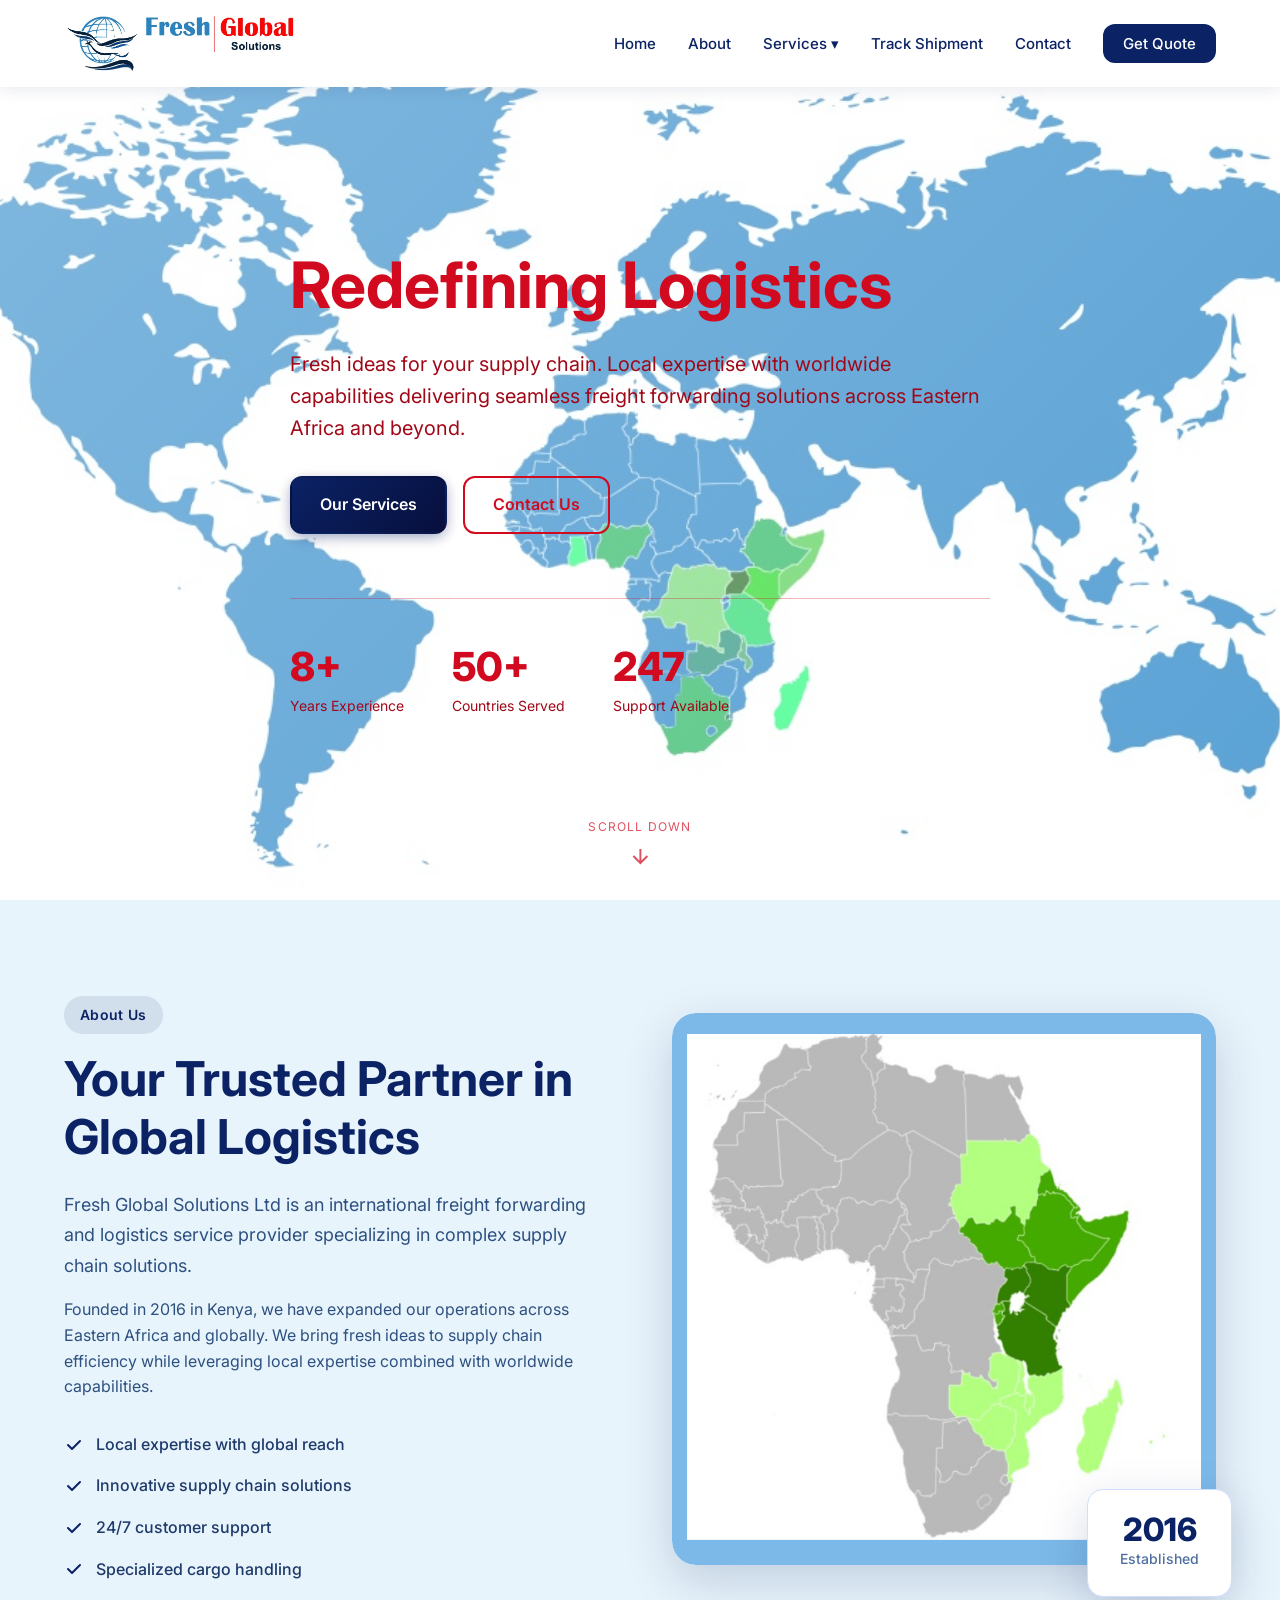
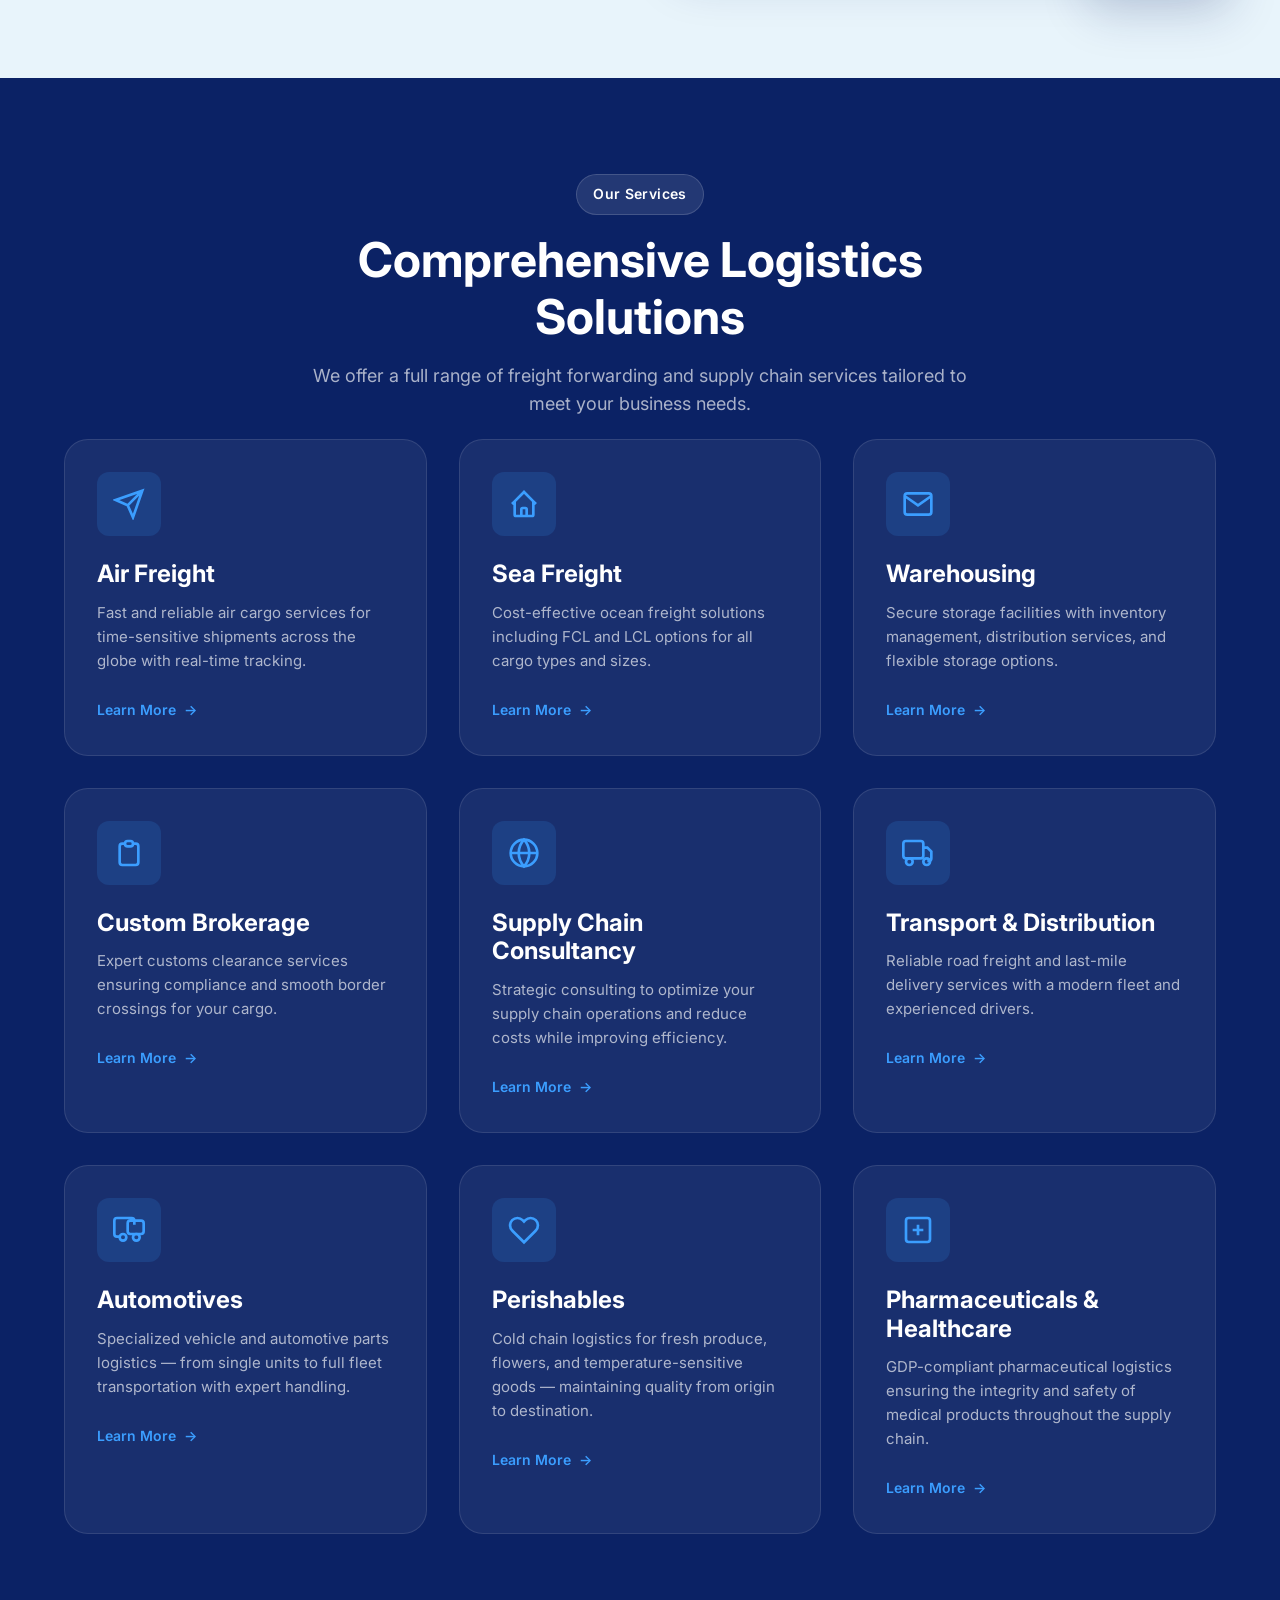
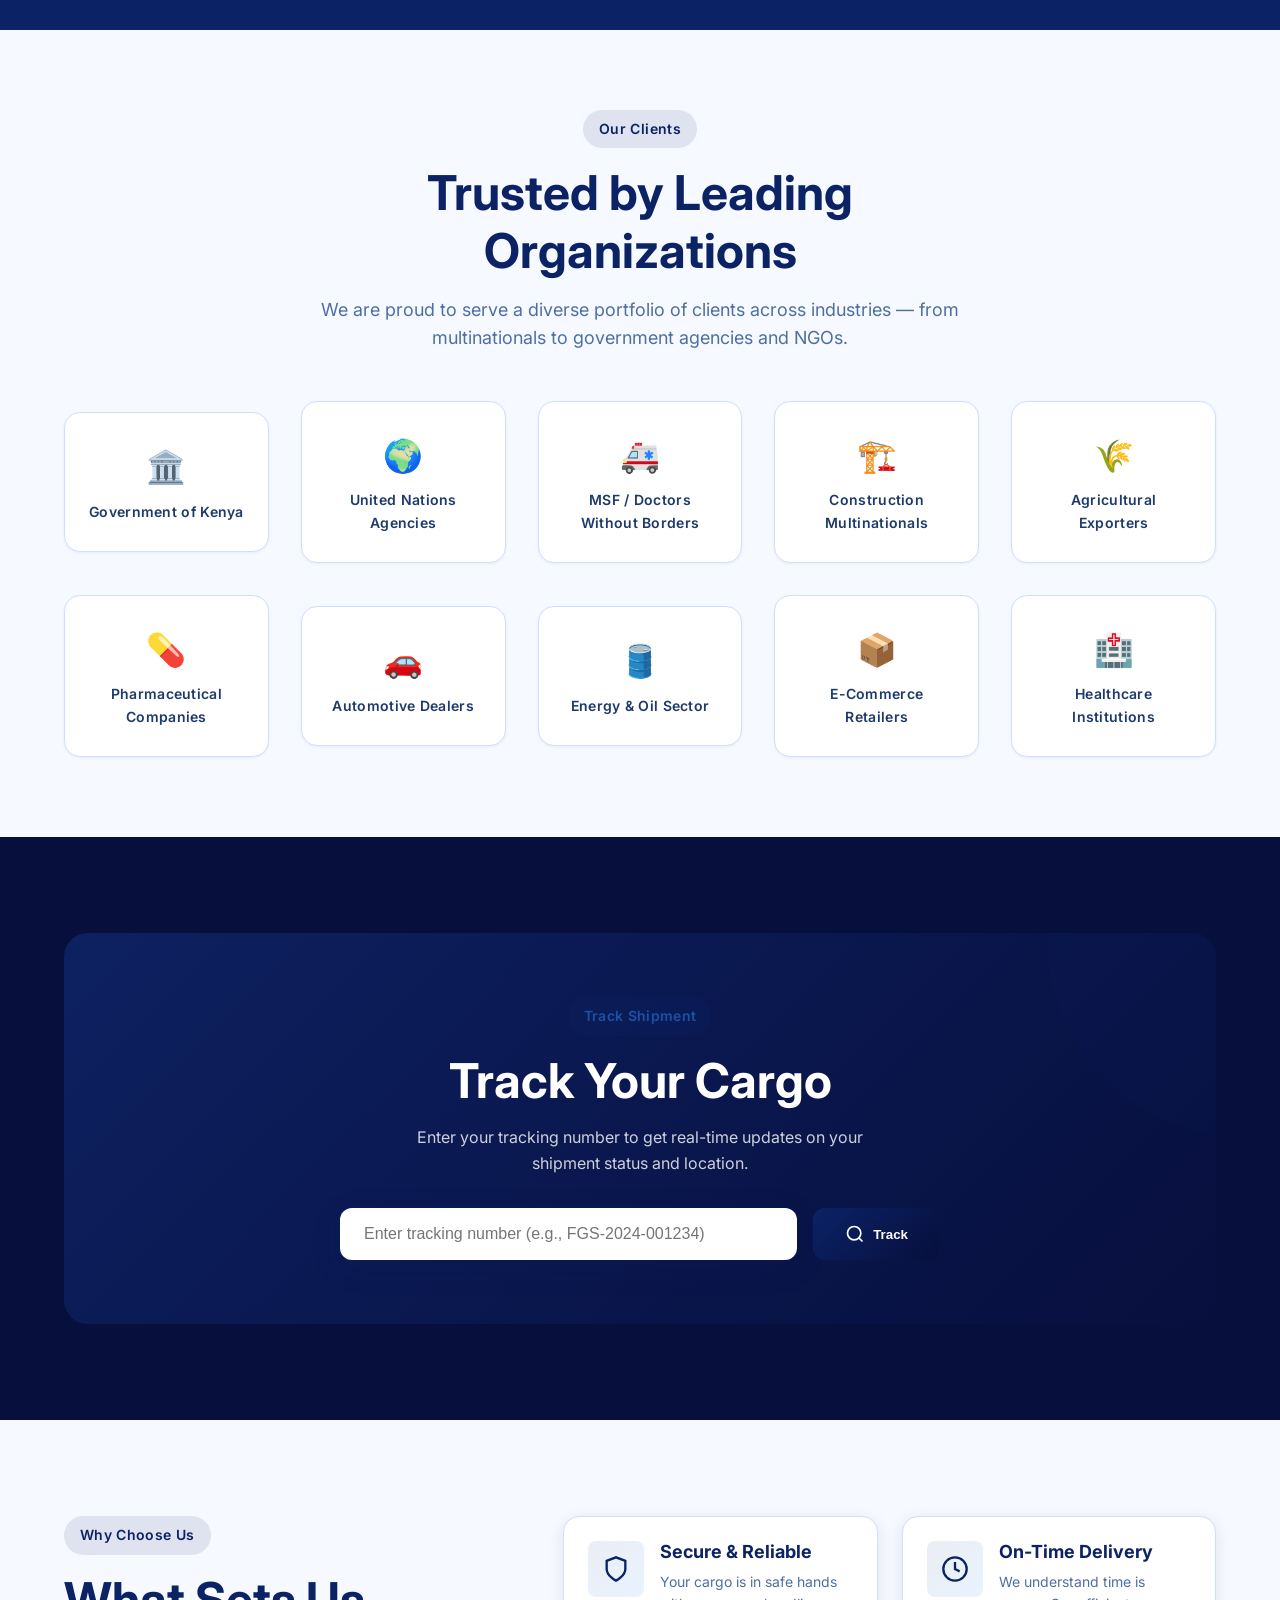
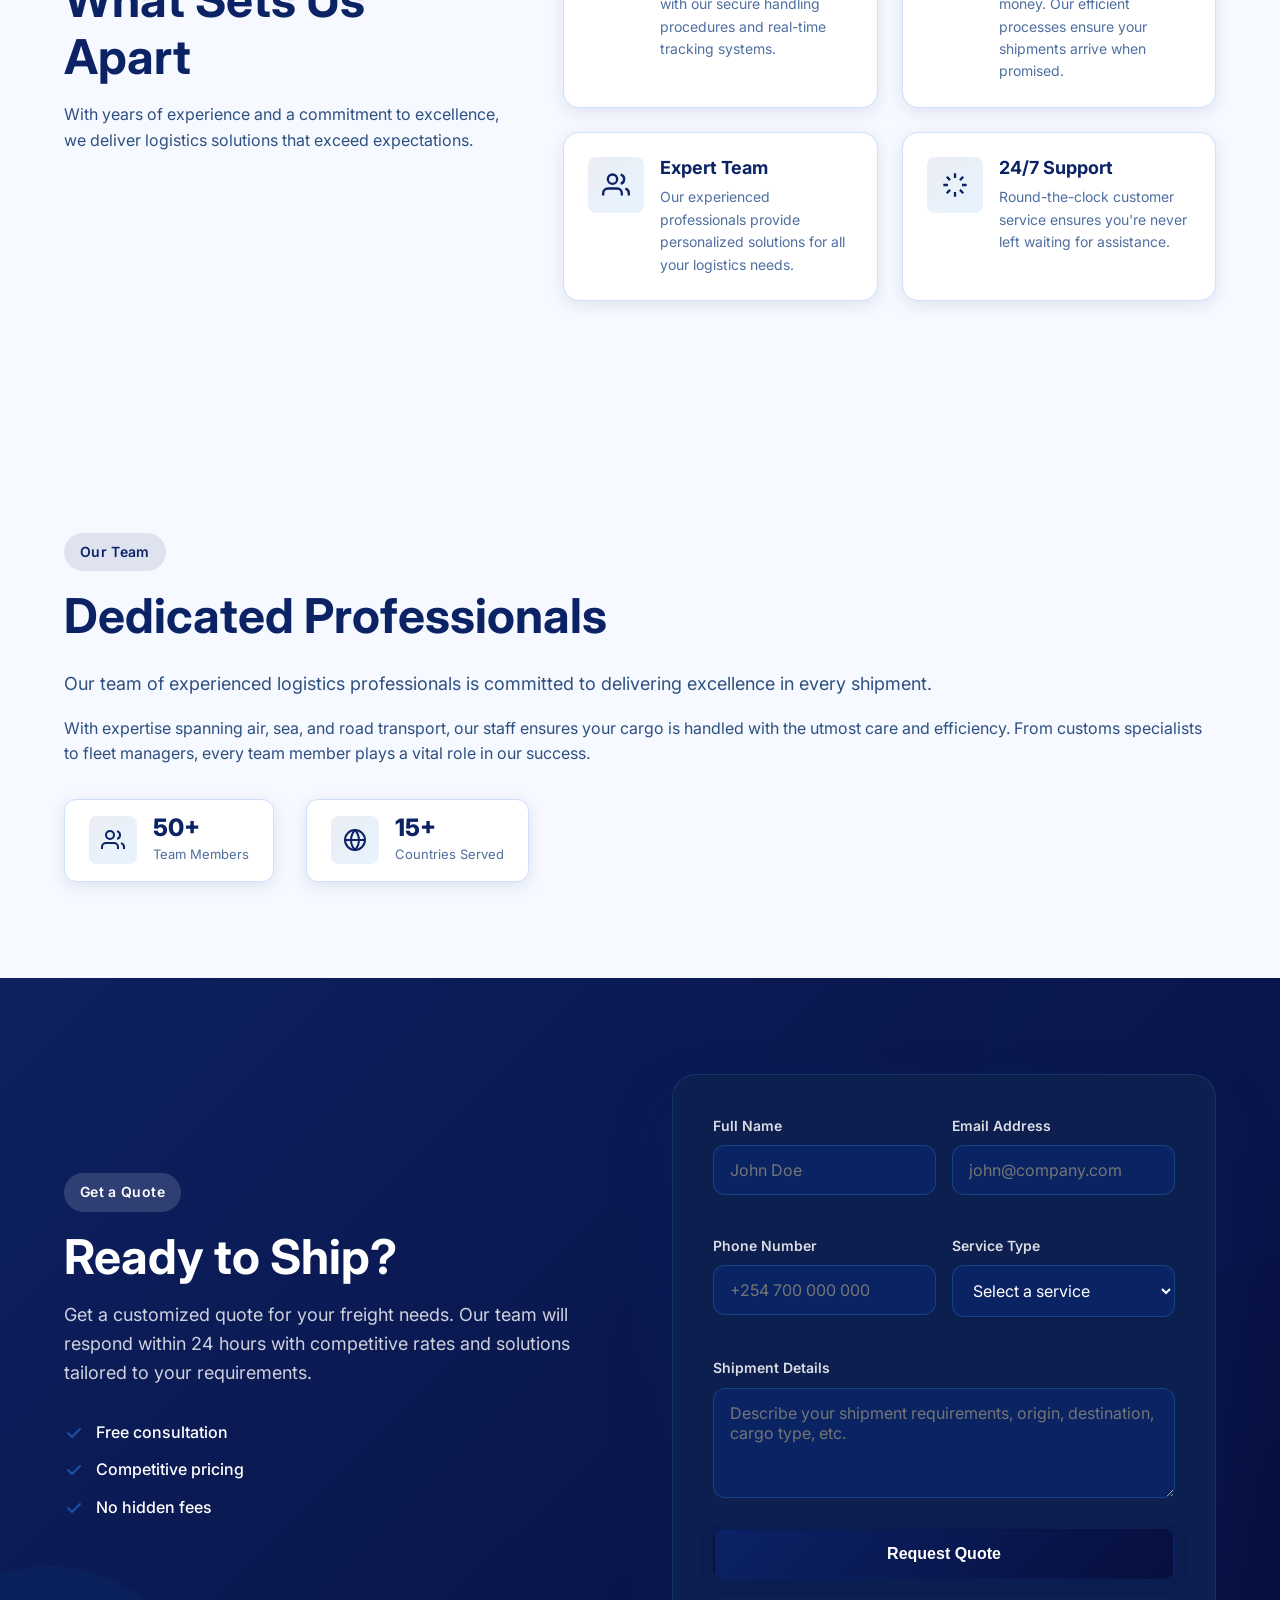
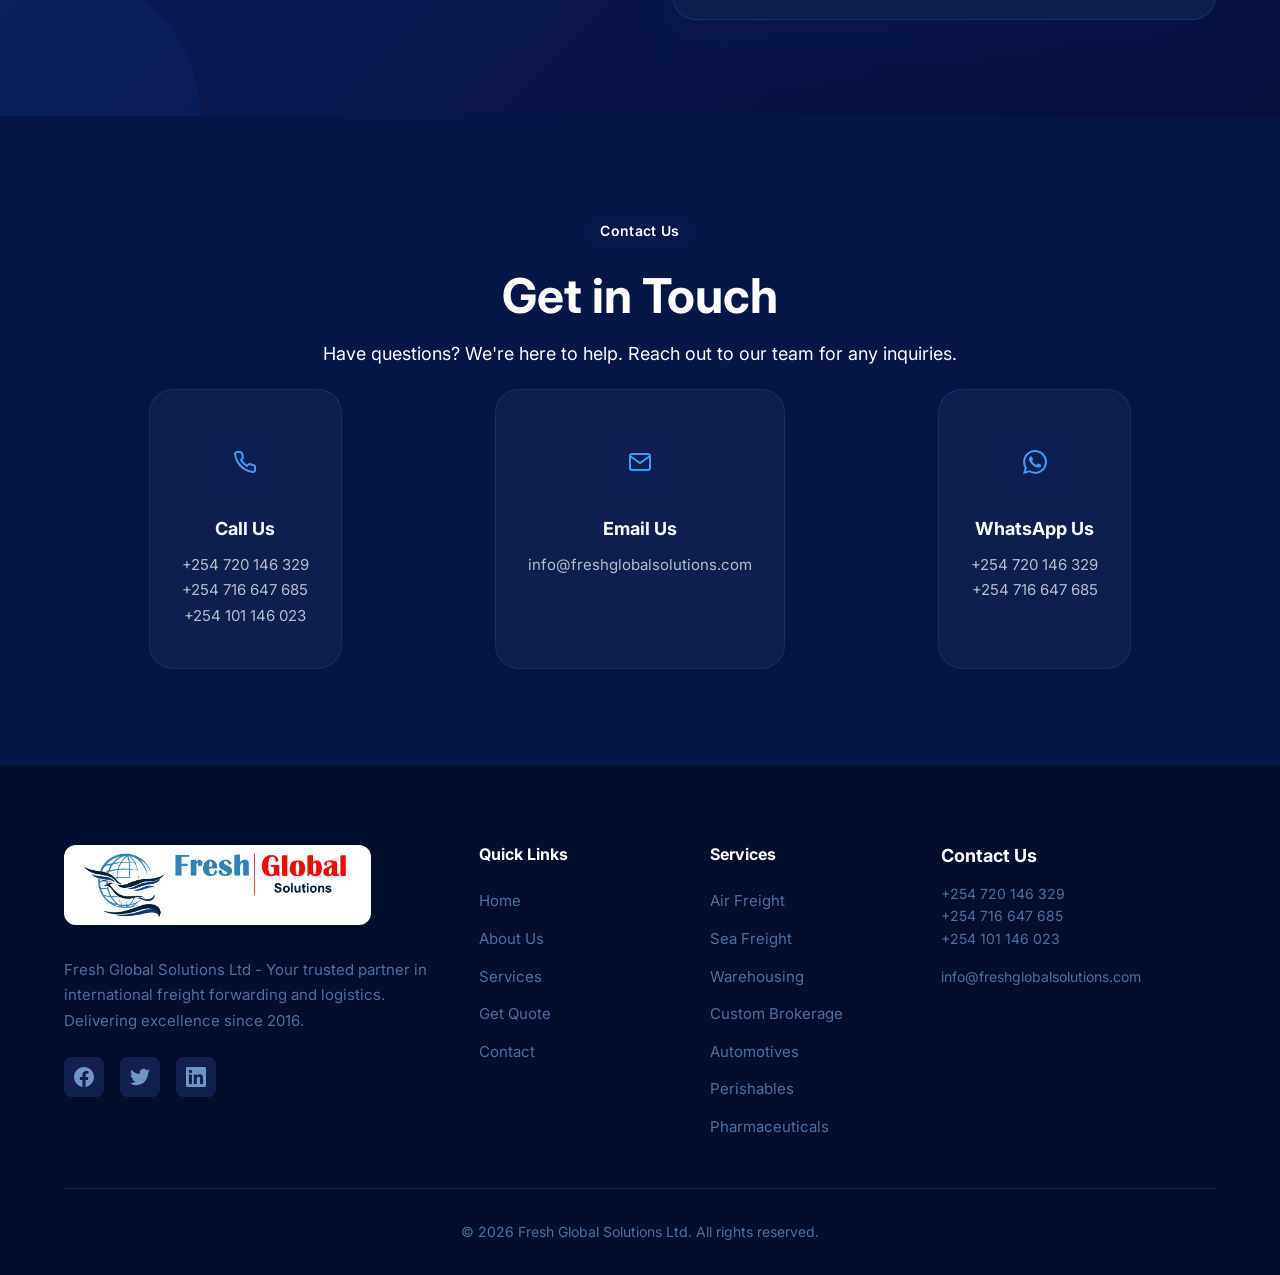
<file: index.html>
<!DOCTYPE html>
<html lang="en">
<head>
    <meta charset="UTF-8">
    <meta name="viewport" content="width=device-width, initial-scale=1.0">
    <title>Fresh Global Solutions | International Freight & Logistics</title>
    <meta name="description" content="Fresh Global Solutions - Your trusted partner for international freight forwarding, supply chain solutions, and logistics services across Eastern Africa and worldwide.">
    <link rel="stylesheet" href="styles.css">
    <link rel="preconnect" href="https://fonts.googleapis.com">
    <link rel="preconnect" href="https://fonts.gstatic.com" crossorigin>
    <link href="https://fonts.googleapis.com/css2?family=Inter:wght@300;400;500;600;700;800&display=swap" rel="stylesheet">
</head>
<body>
    <!-- Navigation -->
    <nav class="navbar" id="navbar">
        <div class="container nav-container">
            <a href="#" class="logo">
                <img src="images/PHOTO-2026-02-20-14-39-01.jpg" alt="Fresh Global Solutions" class="logo-img">
            </a>
            <button class="nav-toggle" id="navToggle" aria-label="Toggle navigation">
                <span></span>
                <span></span>
                <span></span>
            </button>
            <ul class="nav-menu" id="navMenu">
                <li><a href="#home" class="nav-link">Home</a></li>
                <li><a href="about.html" class="nav-link">About</a></li>
                <li class="nav-item-dropdown">
                    <a href="#services" class="nav-link">Services ▾</a>
                    <div class="nav-dropdown">
                        <a href="air-freight.html">Air Freight</a>
                        <a href="sea-freight.html">Sea Freight</a>
                        <a href="warehousing.html">Warehousing</a>
                        <a href="customs-brokerage.html">Custom Brokerage</a>
                        <a href="transport.html">Transport & Distribution</a>
                        <a href="supply-chain.html">Supply Chain Consultancy</a>
                        <a href="automotives.html">Automotives</a>
                        <a href="perishables.html">Perishables</a>
                        <a href="pharmaceuticals.html">Pharmaceuticals & Healthcare</a>
                        <a href="project-logistics.html">Project Logistics</a>
                    </div>
                </li>
                <li><a href="#tracking" class="nav-link">Track Shipment</a></li>
                <li><a href="#contact" class="nav-link">Contact</a></li>
                <li><a href="#quote" class="nav-link btn-nav">Get Quote</a></li>
            </ul>
        </div>
    </nav>

    <!-- Hero Section -->
    <section class="hero" id="home">
        <div class="hero-bg"></div>
        <div class="container hero-content">
            <div class="hero-text">
                <h1>Redefining <span class="highlight">Logistics</span></h1>
                <p>Fresh ideas for your supply chain. Local expertise with worldwide capabilities delivering seamless freight forwarding solutions across Eastern Africa and beyond.</p>
                <div class="hero-buttons">
                    <a href="#services" class="btn btn-primary">Our Services</a>
                    <a href="#contact" class="btn btn-outline">Contact Us</a>
                </div>
                <div class="hero-stats">
                    <div class="stat">
                        <span class="stat-number">8+</span>
                        <span class="stat-label">Years Experience</span>
                    </div>
                    <div class="stat">
                        <span class="stat-number">50+</span>
                        <span class="stat-label">Countries Served</span>
                    </div>
                    <div class="stat">
                        <span class="stat-number">24/7</span>
                        <span class="stat-label">Support Available</span>
                    </div>
                </div>
            </div>
        </div>
        <div class="hero-scroll">
            <a href="#about">
                <span>Scroll Down</span>
                <svg width="24" height="24" viewBox="0 0 24 24" fill="none" stroke="currentColor" stroke-width="2">
                    <path d="M12 5v14M5 12l7 7 7-7"/>
                </svg>
            </a>
        </div>
    </section>


    <!-- About Section -->
    <section class="about" id="about">
        <div class="container">
            <div class="about-grid">
                <div class="about-content">
                    <span class="section-badge">About Us</span>
                    <h2>Your Trusted Partner in Global Logistics</h2>
                    <p class="lead">Fresh Global Solutions Ltd is an international freight forwarding and logistics service provider specializing in complex supply chain solutions.</p>
                    <p>Founded in 2016 in Kenya, we have expanded our operations across Eastern Africa and globally. We bring fresh ideas to supply chain efficiency while leveraging local expertise combined with worldwide capabilities.</p>
                    <ul class="about-features">
                        <li>
                            <svg width="20" height="20" viewBox="0 0 20 20" fill="currentColor">
                                <path fill-rule="evenodd" d="M16.707 5.293a1 1 0 010 1.414l-8 8a1 1 0 01-1.414 0l-4-4a1 1 0 011.414-1.414L8 12.586l7.293-7.293a1 1 0 011.414 0z"/>
                            </svg>
                            Local expertise with global reach
                        </li>
                        <li>
                            <svg width="20" height="20" viewBox="0 0 20 20" fill="currentColor">
                                <path fill-rule="evenodd" d="M16.707 5.293a1 1 0 010 1.414l-8 8a1 1 0 01-1.414 0l-4-4a1 1 0 011.414-1.414L8 12.586l7.293-7.293a1 1 0 011.414 0z"/>
                            </svg>
                            Innovative supply chain solutions
                        </li>
                        <li>
                            <svg width="20" height="20" viewBox="0 0 20 20" fill="currentColor">
                                <path fill-rule="evenodd" d="M16.707 5.293a1 1 0 010 1.414l-8 8a1 1 0 01-1.414 0l-4-4a1 1 0 011.414-1.414L8 12.586l7.293-7.293a1 1 0 011.414 0z"/>
                            </svg>
                            24/7 customer support
                        </li>
                        <li>
                            <svg width="20" height="20" viewBox="0 0 20 20" fill="currentColor">
                                <path fill-rule="evenodd" d="M16.707 5.293a1 1 0 010 1.414l-8 8a1 1 0 01-1.414 0l-4-4a1 1 0 011.414-1.414L8 12.586l7.293-7.293a1 1 0 011.414 0z"/>
                            </svg>
                            Specialized cargo handling
                        </li>
                    </ul>
                </div>
                <div class="about-image">
                    <div class="image-card has-image">
                        <img src="images/Screenshot 2026-02-20 121057.png" alt="Fresh Global Solutions Fleet Operations" class="about-img">
                    </div>
                    <div class="about-badge">
                        <span class="badge-number">2016</span>
                        <span class="badge-text">Established</span>
                    </div>
                </div>
            </div>
        </div>
    </section>

    <!-- Services Section -->
    <section class="services" id="services">
        <div class="container">
            <div class="section-header">
                <span class="section-badge">Our Services</span>
                <h2>Comprehensive Logistics Solutions</h2>
                <p>We offer a full range of freight forwarding and supply chain services tailored to meet your business needs.</p>
            </div>
            <div class="services-grid">
                <div class="service-card">
                    <div class="service-icon">
                        <svg width="32" height="32" viewBox="0 0 24 24" fill="none" stroke="currentColor" stroke-width="2">
                            <path d="M22 2L11 13M22 2l-7 20-4-9-9-4 20-7z"/>
                        </svg>
                    </div>
                    <h3>Air Freight</h3>
                    <p>Fast and reliable air cargo services for time-sensitive shipments across the globe with real-time tracking.</p>
                    <a href="air-freight.html" class="service-link">Learn More <span>&rarr;</span></a>
                </div>
                <div class="service-card">
                    <div class="service-icon">
                        <svg width="32" height="32" viewBox="0 0 24 24" fill="none" stroke="currentColor" stroke-width="2">
                            <path d="M3 12l2-2m0 0l7-7 7 7M5 10v10a1 1 0 001 1h3m10-11l2 2m-2-2v10a1 1 0 01-1 1h-3m-6 0a1 1 0 001-1v-4a1 1 0 011-1h2a1 1 0 011 1v4a1 1 0 001 1m-6 0h6"/>
                        </svg>
                    </div>
                    <h3>Sea Freight</h3>
                    <p>Cost-effective ocean freight solutions including FCL and LCL options for all cargo types and sizes.</p>
                    <a href="sea-freight.html" class="service-link">Learn More <span>&rarr;</span></a>
                </div>
                <div class="service-card">
                    <div class="service-icon">
                        <svg width="32" height="32" viewBox="0 0 24 24" fill="none" stroke="currentColor" stroke-width="2">
                            <path d="M4 4h16c1.1 0 2 .9 2 2v12c0 1.1-.9 2-2 2H4c-1.1 0-2-.9-2-2V6c0-1.1.9-2 2-2z"/>
                            <path d="M22 6l-10 7L2 6"/>
                        </svg>
                    </div>
                    <h3>Warehousing</h3>
                    <p>Secure storage facilities with inventory management, distribution services, and flexible storage options.</p>
                    <a href="warehousing.html" class="service-link">Learn More <span>&rarr;</span></a>
                </div>
                <div class="service-card">
                    <div class="service-icon">
                        <svg width="32" height="32" viewBox="0 0 24 24" fill="none" stroke="currentColor" stroke-width="2">
                            <path d="M9 5H7a2 2 0 00-2 2v12a2 2 0 002 2h10a2 2 0 002-2V7a2 2 0 00-2-2h-2M9 5a2 2 0 002 2h2a2 2 0 002-2M9 5a2 2 0 012-2h2a2 2 0 012 2"/>
                        </svg>
                    </div>
                    <h3>Custom Brokerage</h3>
                    <p>Expert customs clearance services ensuring compliance and smooth border crossings for your cargo.</p>
                    <a href="customs-brokerage.html" class="service-link">Learn More <span>&rarr;</span></a>
                </div>
                <div class="service-card">
                    <div class="service-icon">
                        <svg width="32" height="32" viewBox="0 0 24 24" fill="none" stroke="currentColor" stroke-width="2">
                            <circle cx="12" cy="12" r="10"/>
                            <path d="M2 12h20M12 2a15.3 15.3 0 014 10 15.3 15.3 0 01-4 10 15.3 15.3 0 01-4-10 15.3 15.3 0 014-10z"/>
                        </svg>
                    </div>
                    <h3>Supply Chain Consultancy</h3>
                    <p>Strategic consulting to optimize your supply chain operations and reduce costs while improving efficiency.</p>
                    <a href="supply-chain.html" class="service-link">Learn More <span>&rarr;</span></a>
                </div>
                <div class="service-card">
                    <div class="service-icon">
                        <svg width="32" height="32" viewBox="0 0 24 24" fill="none" stroke="currentColor" stroke-width="2">
                            <rect x="1" y="3" width="15" height="13" rx="2"/>
                            <path d="M16 8h3l3 3v5a2 2 0 01-2 2h-1"/>
                            <circle cx="5.5" cy="18.5" r="2.5"/>
                            <circle cx="18.5" cy="18.5" r="2.5"/>
                        </svg>
                    </div>
                    <h3>Transport & Distribution</h3>
                    <p>Reliable road freight and last-mile delivery services with a modern fleet and experienced drivers.</p>
                    <a href="transport.html" class="service-link">Learn More <span>&rarr;</span></a>
                </div>
                <div class="service-card">
                    <div class="service-icon">
                        <svg width="32" height="32" viewBox="0 0 24 24" fill="none" stroke="currentColor" stroke-width="2">
                            <path d="M5 17H3a2 2 0 01-2-2V5a2 2 0 012-2h11a2 2 0 012 2v3m-3 7h8a2 2 0 002-2v-6a2 2 0 00-2-2h-8a2 2 0 00-2 2v6a2 2 0 002 2z"/>
                            <circle cx="7.5" cy="17.5" r="2.5"/>
                            <circle cx="17.5" cy="17.5" r="2.5"/>
                        </svg>
                    </div>
                    <h3>Automotives</h3>
                    <p>Specialized vehicle and automotive parts logistics — from single units to full fleet transportation with expert handling.</p>
                    <a href="automotives.html" class="service-link">Learn More <span>&rarr;</span></a>
                </div>
                <div class="service-card">
                    <div class="service-icon">
                        <svg width="32" height="32" viewBox="0 0 24 24" fill="none" stroke="currentColor" stroke-width="2">
                            <path d="M20.84 4.61a5.5 5.5 0 00-7.78 0L12 5.67l-1.06-1.06a5.5 5.5 0 00-7.78 7.78l1.06 1.06L12 21.23l7.78-7.78 1.06-1.06a5.5 5.5 0 000-7.78z"/>
                        </svg>
                    </div>
                    <h3>Perishables</h3>
                    <p>Cold chain logistics for fresh produce, flowers, and temperature-sensitive goods — maintaining quality from origin to destination.</p>
                    <a href="perishables.html" class="service-link">Learn More <span>&rarr;</span></a>
                </div>
                <div class="service-card">
                    <div class="service-icon">
                        <svg width="32" height="32" viewBox="0 0 24 24" fill="none" stroke="currentColor" stroke-width="2">
                            <path d="M19 3H5a2 2 0 00-2 2v14a2 2 0 002 2h14a2 2 0 002-2V5a2 2 0 00-2-2zM12 8v8M8 12h8"/>
                        </svg>
                    </div>
                    <h3>Pharmaceuticals & Healthcare</h3>
                    <p>GDP-compliant pharmaceutical logistics ensuring the integrity and safety of medical products throughout the supply chain.</p>
                    <a href="pharmaceuticals.html" class="service-link">Learn More <span>&rarr;</span></a>
                </div>
            </div>
        </div>
    </section>

    <!-- Clients Section -->
    <section class="clients-section" id="clients">
        <div class="container">
            <div class="section-header">
                <span class="section-badge">Our Clients</span>
                <h2>Trusted by Leading Organizations</h2>
                <p>We are proud to serve a diverse portfolio of clients across industries — from multinationals to government agencies and NGOs.</p>
            </div>
            <div class="clients-grid">
                <div class="client-logo">
                    <div class="client-icon">🏛️</div>
                    <span>Government of Kenya</span>
                </div>
                <div class="client-logo">
                    <div class="client-icon">🌍</div>
                    <span>United Nations Agencies</span>
                </div>
                <div class="client-logo">
                    <div class="client-icon">🚑</div>
                    <span>MSF / Doctors Without Borders</span>
                </div>
                <div class="client-logo">
                    <div class="client-icon">🏗️</div>
                    <span>Construction Multinationals</span>
                </div>
                <div class="client-logo">
                    <div class="client-icon">🌾</div>
                    <span>Agricultural Exporters</span>
                </div>
                <div class="client-logo">
                    <div class="client-icon">💊</div>
                    <span>Pharmaceutical Companies</span>
                </div>
                <div class="client-logo">
                    <div class="client-icon">🚗</div>
                    <span>Automotive Dealers</span>
                </div>
                <div class="client-logo">
                    <div class="client-icon">🛢️</div>
                    <span>Energy & Oil Sector</span>
                </div>
                <div class="client-logo">
                    <div class="client-icon">📦</div>
                    <span>E-Commerce Retailers</span>
                </div>
                <div class="client-logo">
                    <div class="client-icon">🏥</div>
                    <span>Healthcare Institutions</span>
                </div>
            </div>
        </div>
    </section>

    <!-- Tracking Section -->
    <section class="tracking" id="tracking">
        <div class="container">
            <div class="tracking-container">
                <span class="section-badge">Track Shipment</span>
                <h2>Track Your Cargo</h2>
                <p>Enter your tracking number to get real-time updates on your shipment status and location.</p>
                <form class="tracking-form" id="trackingForm">
                    <input type="text" id="trackingNumber" placeholder="Enter tracking number (e.g., FGS-2024-001234)" required>
                    <button type="submit">
                        <svg width="20" height="20" viewBox="0 0 24 24" fill="none" stroke="currentColor" stroke-width="2">
                            <circle cx="11" cy="11" r="8"/>
                            <path d="m21 21-4.35-4.35"/>
                        </svg>
                        Track
                    </button>
                </form>
                <div class="tracking-result" id="trackingResult">
                    <div class="tracking-card">
                        <div class="tracking-header">
                            <div class="tracking-info">
                                <h3 id="shipmentTitle">Shipment Details</h3>
                                <span class="tracking-id" id="trackingId">FGS-2024-001234</span>
                            </div>
                            <span class="tracking-status in-transit" id="shipmentStatus">In Transit</span>
                        </div>
                        <div class="tracking-details">
                            <div class="tracking-route">
                                <div class="route-info">
                                    <span class="route-label">Origin</span>
                                    <span class="route-value" id="shipmentOrigin">Shanghai, China</span>
                                </div>
                                <div class="route-arrow">
                                    <svg width="24" height="24" viewBox="0 0 24 24" fill="none" stroke="currentColor" stroke-width="2">
                                        <path d="M5 12h14M12 5l7 7-7 7"/>
                                    </svg>
                                </div>
                                <div class="route-info">
                                    <span class="route-label">Destination</span>
                                    <span class="route-value" id="shipmentDestination">Nairobi, Kenya</span>
                                </div>
                            </div>
                        </div>
                        <div class="tracking-timeline" id="trackingTimeline">
                            <!-- Timeline items will be populated by JavaScript -->
                        </div>
                    </div>
                </div>
            </div>
        </div>
    </section>

    <!-- Why Choose Us -->
    <section class="why-us" id="why-us">
        <div class="container">
            <div class="why-us-grid">
                <div class="why-us-content">
                    <span class="section-badge">Why Choose Us</span>
                    <h2>What Sets Us Apart</h2>
                    <p>With years of experience and a commitment to excellence, we deliver logistics solutions that exceed expectations.</p>
                </div>
                <div class="why-us-cards">
                    <div class="why-card">
                        <div class="why-icon">
                            <svg width="28" height="28" viewBox="0 0 24 24" fill="none" stroke="currentColor" stroke-width="2">
                                <path d="M12 22s8-4 8-10V5l-8-3-8 3v7c0 6 8 10 8 10z"/>
                            </svg>
                        </div>
                        <div class="why-content">
                            <h4>Secure & Reliable</h4>
                            <p>Your cargo is in safe hands with our secure handling procedures and real-time tracking systems.</p>
                        </div>
                    </div>
                    <div class="why-card">
                        <div class="why-icon">
                            <svg width="28" height="28" viewBox="0 0 24 24" fill="none" stroke="currentColor" stroke-width="2">
                                <circle cx="12" cy="12" r="10"/>
                                <polyline points="12,6 12,12 16,14"/>
                            </svg>
                        </div>
                        <div class="why-content">
                            <h4>On-Time Delivery</h4>
                            <p>We understand time is money. Our efficient processes ensure your shipments arrive when promised.</p>
                        </div>
                    </div>
                    <div class="why-card">
                        <div class="why-icon">
                            <svg width="28" height="28" viewBox="0 0 24 24" fill="none" stroke="currentColor" stroke-width="2">
                                <path d="M17 21v-2a4 4 0 00-4-4H5a4 4 0 00-4 4v2"/>
                                <circle cx="9" cy="7" r="4"/>
                                <path d="M23 21v-2a4 4 0 00-3-3.87M16 3.13a4 4 0 010 7.75"/>
                            </svg>
                        </div>
                        <div class="why-content">
                            <h4>Expert Team</h4>
                            <p>Our experienced professionals provide personalized solutions for all your logistics needs.</p>
                        </div>
                    </div>
                    <div class="why-card">
                        <div class="why-icon">
                            <svg width="28" height="28" viewBox="0 0 24 24" fill="none" stroke="currentColor" stroke-width="2">
                                <path d="M12 2v4M12 18v4M4.93 4.93l2.83 2.83M16.24 16.24l2.83 2.83M2 12h4M18 12h4M4.93 19.07l2.83-2.83M16.24 7.76l2.83-2.83"/>
                            </svg>
                        </div>
                        <div class="why-content">
                            <h4>24/7 Support</h4>
                            <p>Round-the-clock customer service ensures you're never left waiting for assistance.</p>
                        </div>
                    </div>
                </div>
            </div>
        </div>
    </section>

    <!-- Team Section -->
    <section class="team" id="team">
        <div class="container">
<div class="team-content" style="grid-template-columns:1fr; margin-top:2.5rem;">
                <div class="team-info">
                    <span class="section-badge">Our Team</span>
                    <h2>Dedicated Professionals</h2>
                    <p class="lead">Our team of experienced logistics professionals is committed to delivering excellence in every shipment.</p>
                    <p>With expertise spanning air, sea, and road transport, our staff ensures your cargo is handled with the utmost care and efficiency. From customs specialists to fleet managers, every team member plays a vital role in our success.</p>
                    <div class="team-stats">
                        <div class="team-stat">
                            <span class="stat-icon">
                                <svg width="24" height="24" viewBox="0 0 24 24" fill="none" stroke="currentColor" stroke-width="2">
                                    <path d="M17 21v-2a4 4 0 00-4-4H5a4 4 0 00-4 4v2"/>
                                    <circle cx="9" cy="7" r="4"/>
                                    <path d="M23 21v-2a4 4 0 00-3-3.87M16 3.13a4 4 0 010 7.75"/>
                                </svg>
                            </span>
                            <div>
                                <span class="stat-number">50+</span>
                                <span class="stat-label">Team Members</span>
                            </div>
                        </div>
                        <div class="team-stat">
                            <span class="stat-icon">
                                <svg width="24" height="24" viewBox="0 0 24 24" fill="none" stroke="currentColor" stroke-width="2">
                                    <circle cx="12" cy="12" r="10"/>
                                    <path d="M2 12h20M12 2a15.3 15.3 0 014 10 15.3 15.3 0 01-4 10 15.3 15.3 0 01-4-10 15.3 15.3 0 014-10z"/>
                                </svg>
                            </span>
                            <div>
                                <span class="stat-number">15+</span>
                                <span class="stat-label">Countries Served</span>
                            </div>
                        </div>
                </div>
            </div>
        </div>
    </section>

    <!-- Quote Section -->
    <section class="quote-section" id="quote">
        <div class="container">
            <div class="quote-grid">
                <div class="quote-content">
                    <span class="section-badge light">Get a Quote</span>
                    <h2>Ready to Ship?</h2>
                    <p>Get a customized quote for your freight needs. Our team will respond within 24 hours with competitive rates and solutions tailored to your requirements.</p>
                    <ul class="quote-benefits">
                        <li>
                            <svg width="20" height="20" viewBox="0 0 20 20" fill="currentColor">
                                <path fill-rule="evenodd" d="M16.707 5.293a1 1 0 010 1.414l-8 8a1 1 0 01-1.414 0l-4-4a1 1 0 011.414-1.414L8 12.586l7.293-7.293a1 1 0 011.414 0z"/>
                            </svg>
                            Free consultation
                        </li>
                        <li>
                            <svg width="20" height="20" viewBox="0 0 20 20" fill="currentColor">
                                <path fill-rule="evenodd" d="M16.707 5.293a1 1 0 010 1.414l-8 8a1 1 0 01-1.414 0l-4-4a1 1 0 011.414-1.414L8 12.586l7.293-7.293a1 1 0 011.414 0z"/>
                            </svg>
                            Competitive pricing
                        </li>
                        <li>
                            <svg width="20" height="20" viewBox="0 0 20 20" fill="currentColor">
                                <path fill-rule="evenodd" d="M16.707 5.293a1 1 0 010 1.414l-8 8a1 1 0 01-1.414 0l-4-4a1 1 0 011.414-1.414L8 12.586l7.293-7.293a1 1 0 011.414 0z"/>
                            </svg>
                            No hidden fees
                        </li>
                    </ul>
                </div>
                <div class="quote-form-wrapper">
                    <form class="quote-form" id="quoteForm">
                        <div class="form-row">
                            <div class="form-group">
                                <label for="name">Full Name</label>
                                <input type="text" id="name" name="name" required placeholder="John Doe">
                            </div>
                            <div class="form-group">
                                <label for="email">Email Address</label>
                                <input type="email" id="email" name="email" required placeholder="john@company.com">
                            </div>
                        </div>
                        <div class="form-row">
                            <div class="form-group">
                                <label for="phone">Phone Number</label>
                                <input type="tel" id="phone" name="phone" placeholder="+254 700 000 000">
                            </div>
                            <div class="form-group">
                                <label for="service">Service Type</label>
                                <select id="service" name="service" required>
                                    <option value="">Select a service</option>
                                    <option value="air">Air Freight</option>
                                    <option value="sea">Sea Freight</option>
                                    <option value="warehousing">Warehousing</option>
                                    <option value="customs">Custom Brokerage</option>
                                    <option value="transport">Transport & Distribution</option>
                                    <option value="consulting">Supply Chain Consultancy</option>
                                    <option value="automotives">Automotives</option>
                                    <option value="perishables">Perishables</option>
                                    <option value="pharma">Pharmaceuticals & Healthcare</option>
                                </select>
                            </div>
                        </div>
                        <div class="form-group">
                            <label for="message">Shipment Details</label>
                            <textarea id="message" name="message" rows="4" placeholder="Describe your shipment requirements, origin, destination, cargo type, etc."></textarea>
                        </div>
                        <button type="submit" class="btn btn-primary btn-full">Request Quote</button>
                    </form>
                </div>
            </div>
        </div>
    </section>

    <!-- Contact Section -->
    <section class="contact" id="contact">
        <div class="container">
            <div class="section-header">
                <span class="section-badge">Contact Us</span>
                <h2>Get in Touch</h2>
                <p>Have questions? We're here to help. Reach out to our team for any inquiries.</p>
            </div>
            <div class="contact-grid">
                <div class="contact-card">
                    <div class="contact-icon">
                        <svg width="24" height="24" viewBox="0 0 24 24" fill="none" stroke="currentColor" stroke-width="2">
                            <path d="M22 16.92v3a2 2 0 01-2.18 2 19.79 19.79 0 01-8.63-3.07 19.5 19.5 0 01-6-6 19.79 19.79 0 01-3.07-8.67A2 2 0 014.11 2h3a2 2 0 012 1.72 12.84 12.84 0 00.7 2.81 2 2 0 01-.45 2.11L8.09 9.91a16 16 0 006 6l1.27-1.27a2 2 0 012.11-.45 12.84 12.84 0 002.81.7A2 2 0 0122 16.92z"/>
                        </svg>
                    </div>
                    <h4>Call Us</h4>
                    <p>+254 720 146 329<br>+254 716 647 685<br>+254 101 146 023</p>
                </div>
                <div class="contact-card">
                    <div class="contact-icon">
                        <svg width="24" height="24" viewBox="0 0 24 24" fill="none" stroke="currentColor" stroke-width="2">
                            <path d="M4 4h16c1.1 0 2 .9 2 2v12c0 1.1-.9 2-2 2H4c-1.1 0-2-.9-2-2V6c0-1.1.9-2 2-2z"/>
                            <polyline points="22,6 12,13 2,6"/>
                        </svg>
                    </div>
                    <h4>Email Us</h4>
                    <p>info@freshglobalsolutions.com</p>
                </div>
                <div class="contact-card">
                    <div class="contact-icon">
                        <svg width="24" height="24" viewBox="0 0 24 24" fill="currentColor">
                            <path d="M17.472 14.382c-.297-.149-1.758-.867-2.03-.967-.273-.099-.471-.148-.67.15-.197.297-.767.966-.94 1.164-.173.199-.347.223-.644.075-.297-.15-1.255-.463-2.39-1.475-.883-.788-1.48-1.761-1.653-2.059-.173-.297-.018-.458.13-.606.134-.133.298-.347.446-.52.149-.174.198-.298.298-.497.099-.198.05-.371-.025-.52-.075-.149-.669-1.612-.916-2.207-.242-.579-.487-.5-.669-.51-.173-.008-.371-.01-.57-.01-.198 0-.52.074-.792.372-.272.297-1.04 1.016-1.04 2.479 0 1.462 1.065 2.875 1.213 3.074.149.198 2.096 3.2 5.077 4.487.709.306 1.262.489 1.694.625.712.227 1.36.195 1.871.118.571-.085 1.758-.719 2.006-1.413.248-.694.248-1.289.173-1.413-.074-.124-.272-.198-.57-.347m-5.421 7.403h-.004a9.87 9.87 0 01-5.031-1.378l-.361-.214-3.741.982.998-3.648-.235-.374a9.86 9.86 0 01-1.51-5.26c.001-5.45 4.436-9.884 9.888-9.884 2.64 0 5.122 1.03 6.988 2.898a9.825 9.825 0 012.893 6.994c-.003 5.45-4.437 9.884-9.885 9.884m8.413-18.297A11.815 11.815 0 0012.05 0C5.495 0 .16 5.335.157 11.892c0 2.096.547 4.142 1.588 5.945L.057 24l6.305-1.654a11.882 11.882 0 005.683 1.448h.005c6.554 0 11.89-5.335 11.893-11.893a11.821 11.821 0 00-3.48-8.413z"/>
                        </svg>
                    </div>
                    <h4>WhatsApp Us</h4>
                    <p><a href="https://wa.me/254720146329" target="_blank" style="color:inherit;">+254 720 146 329</a><br><a href="https://wa.me/254716647685" target="_blank" style="color:inherit;">+254 716 647 685</a></p>
                </div>
            </div>
        </div>
    </section>

    <!-- Footer -->
    <footer class="footer">
        <div class="container">
            <div class="footer-grid">
                <div class="footer-brand">
                    <a href="#" class="logo">
                        <img src="images/PHOTO-2026-02-20-14-39-01.jpg" alt="Fresh Global Solutions" class="logo-img footer-logo-img">
                    </a>
                    <p>Fresh Global Solutions Ltd - Your trusted partner in international freight forwarding and logistics. Delivering excellence since 2016.</p>
                    <div class="social-links">
                        <a href="#" aria-label="Facebook">
                            <svg width="20" height="20" viewBox="0 0 24 24" fill="currentColor">
                                <path d="M24 12.073c0-6.627-5.373-12-12-12s-12 5.373-12 12c0 5.99 4.388 10.954 10.125 11.854v-8.385H7.078v-3.47h3.047V9.43c0-3.007 1.792-4.669 4.533-4.669 1.312 0 2.686.235 2.686.235v2.953H15.83c-1.491 0-1.956.925-1.956 1.874v2.25h3.328l-.532 3.47h-2.796v8.385C19.612 23.027 24 18.062 24 12.073z"/>
                            </svg>
                        </a>
                        <a href="#" aria-label="Twitter">
                            <svg width="20" height="20" viewBox="0 0 24 24" fill="currentColor">
                                <path d="M23.953 4.57a10 10 0 01-2.825.775 4.958 4.958 0 002.163-2.723c-.951.555-2.005.959-3.127 1.184a4.92 4.92 0 00-8.384 4.482C7.69 8.095 4.067 6.13 1.64 3.162a4.822 4.822 0 00-.666 2.475c0 1.71.87 3.213 2.188 4.096a4.904 4.904 0 01-2.228-.616v.06a4.923 4.923 0 003.946 4.827 4.996 4.996 0 01-2.212.085 4.936 4.936 0 004.604 3.417 9.867 9.867 0 01-6.102 2.105c-.39 0-.779-.023-1.17-.067a13.995 13.995 0 007.557 2.209c9.053 0 13.998-7.496 13.998-13.985 0-.21 0-.42-.015-.63A9.935 9.935 0 0024 4.59z"/>
                            </svg>
                        </a>
                        <a href="#" aria-label="LinkedIn">
                            <svg width="20" height="20" viewBox="0 0 24 24" fill="currentColor">
                                <path d="M20.447 20.452h-3.554v-5.569c0-1.328-.027-3.037-1.852-3.037-1.853 0-2.136 1.445-2.136 2.939v5.667H9.351V9h3.414v1.561h.046c.477-.9 1.637-1.85 3.37-1.85 3.601 0 4.267 2.37 4.267 5.455v6.286zM5.337 7.433c-1.144 0-2.063-.926-2.063-2.065 0-1.138.92-2.063 2.063-2.063 1.14 0 2.064.925 2.064 2.063 0 1.139-.925 2.065-2.064 2.065zm1.782 13.019H3.555V9h3.564v11.452zM22.225 0H1.771C.792 0 0 .774 0 1.729v20.542C0 23.227.792 24 1.771 24h20.451C23.2 24 24 23.227 24 22.271V1.729C24 .774 23.2 0 22.222 0h.003z"/>
                            </svg>
                        </a>
                    </div>
                </div>
                <div class="footer-links">
                    <h4>Quick Links</h4>
                    <ul>
                        <li><a href="#home">Home</a></li>
                        <li><a href="#about">About Us</a></li>
                        <li><a href="#services">Services</a></li>
                        <li><a href="#quote">Get Quote</a></li>
                        <li><a href="#contact">Contact</a></li>
                    </ul>
                </div>
                <div class="footer-links">
                    <h4>Services</h4>
                    <ul>
                        <li><a href="air-freight.html">Air Freight</a></li>
                        <li><a href="sea-freight.html">Sea Freight</a></li>
                        <li><a href="warehousing.html">Warehousing</a></li>
                        <li><a href="customs-brokerage.html">Custom Brokerage</a></li>
                        <li><a href="automotives.html">Automotives</a></li>
                        <li><a href="perishables.html">Perishables</a></li>
                        <li><a href="pharmaceuticals.html">Pharmaceuticals</a></li>
                    </ul>
                </div>
                <div class="footer-newsletter">
                    <h4>Contact Us</h4>
                    <p>+254 720 146 329<br>+254 716 647 685<br>+254 101 146 023</p>
                    <p style="margin-top:0.75rem;">info@freshglobalsolutions.com</p>
                </div>
            </div>
            <div class="footer-bottom">
                <p>&copy; 2026 Fresh Global Solutions Ltd. All rights reserved.</p>
            </div>
        </div>
    </footer>

    <script src="script.js"></script>
</body>
</html>
</file>
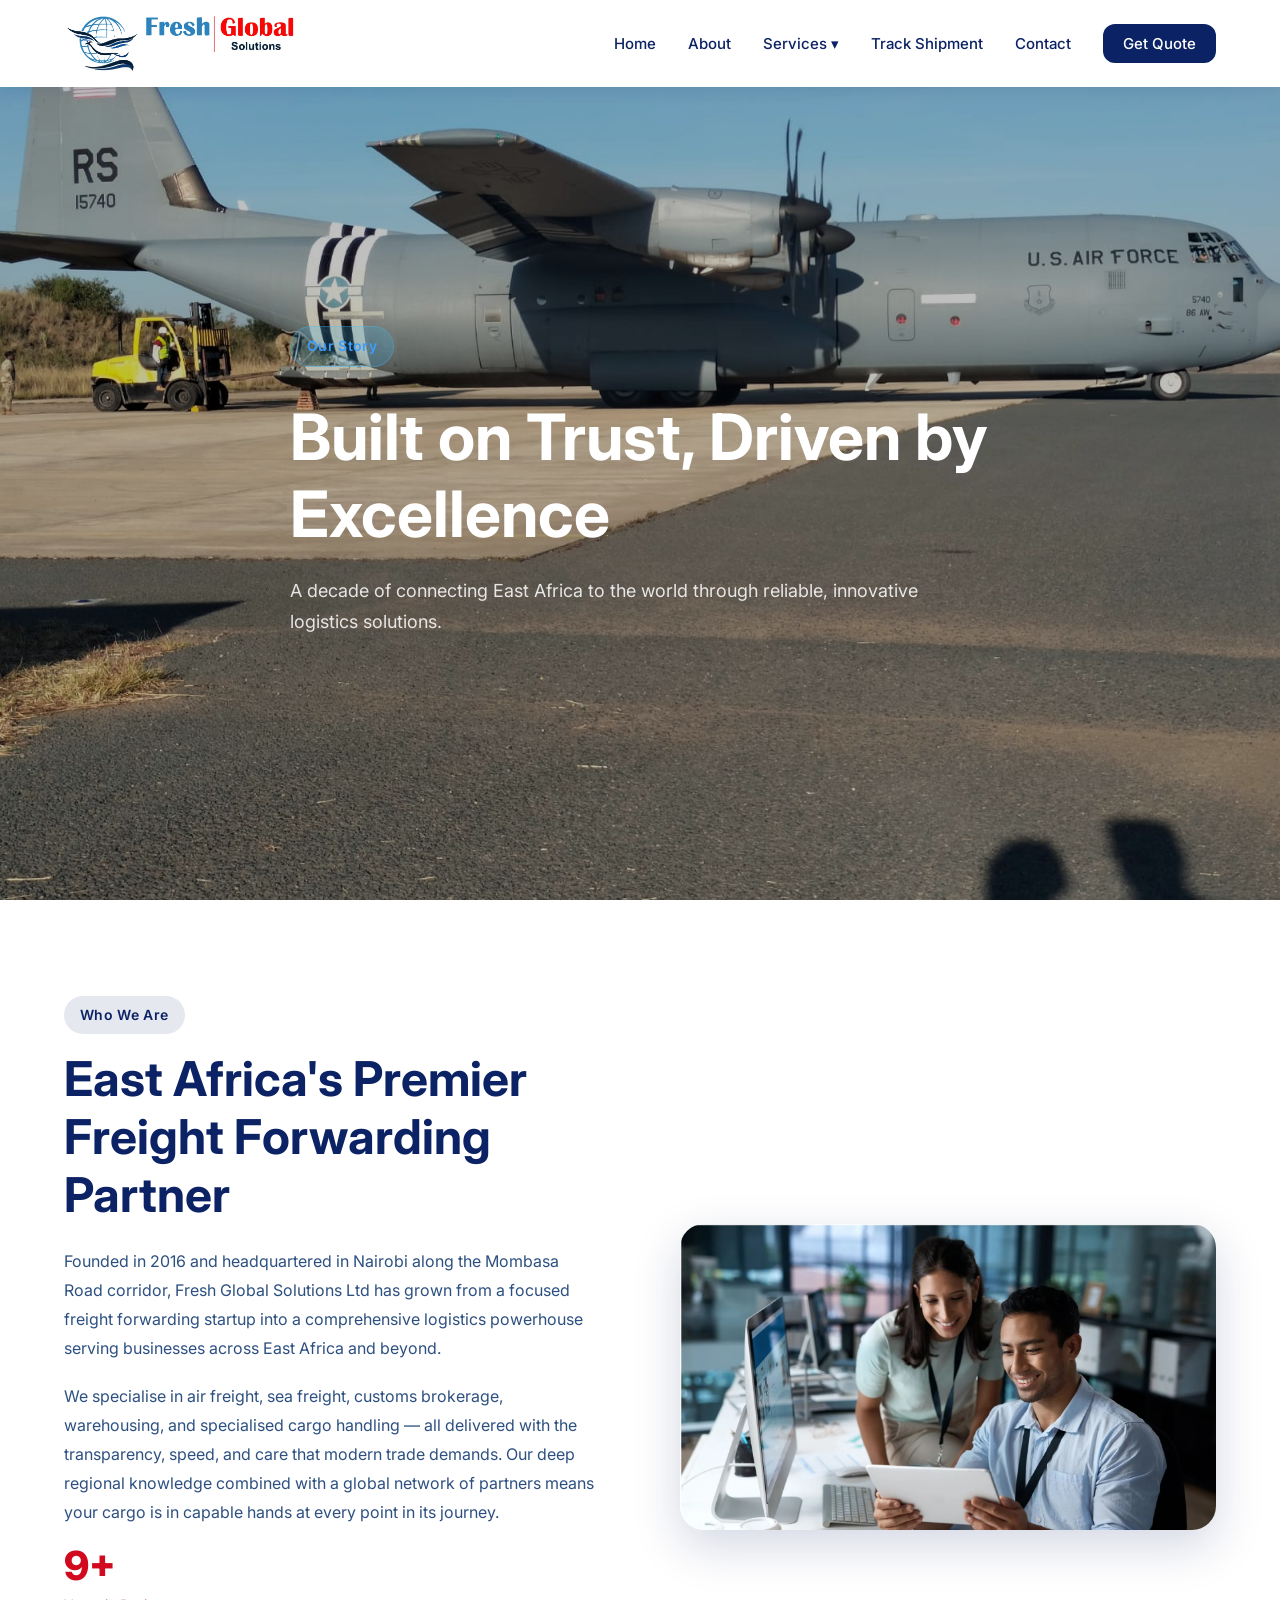
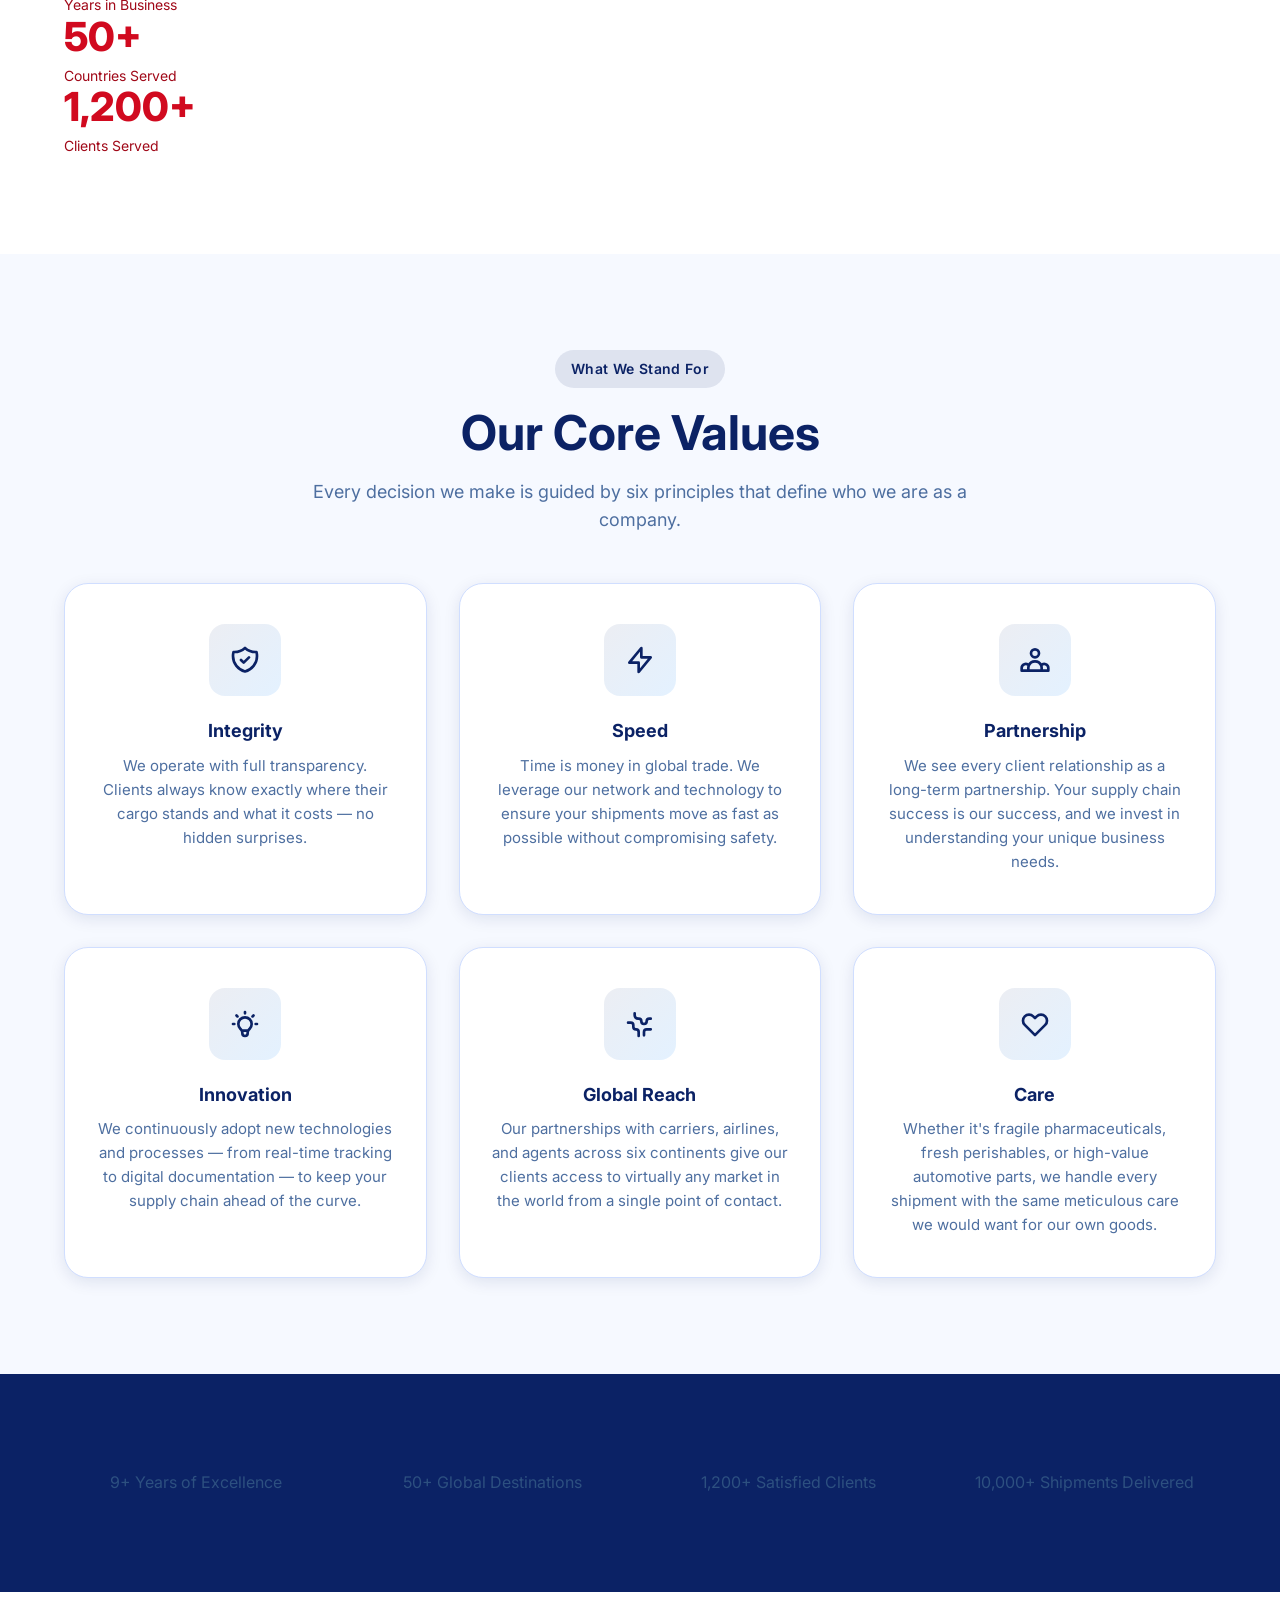
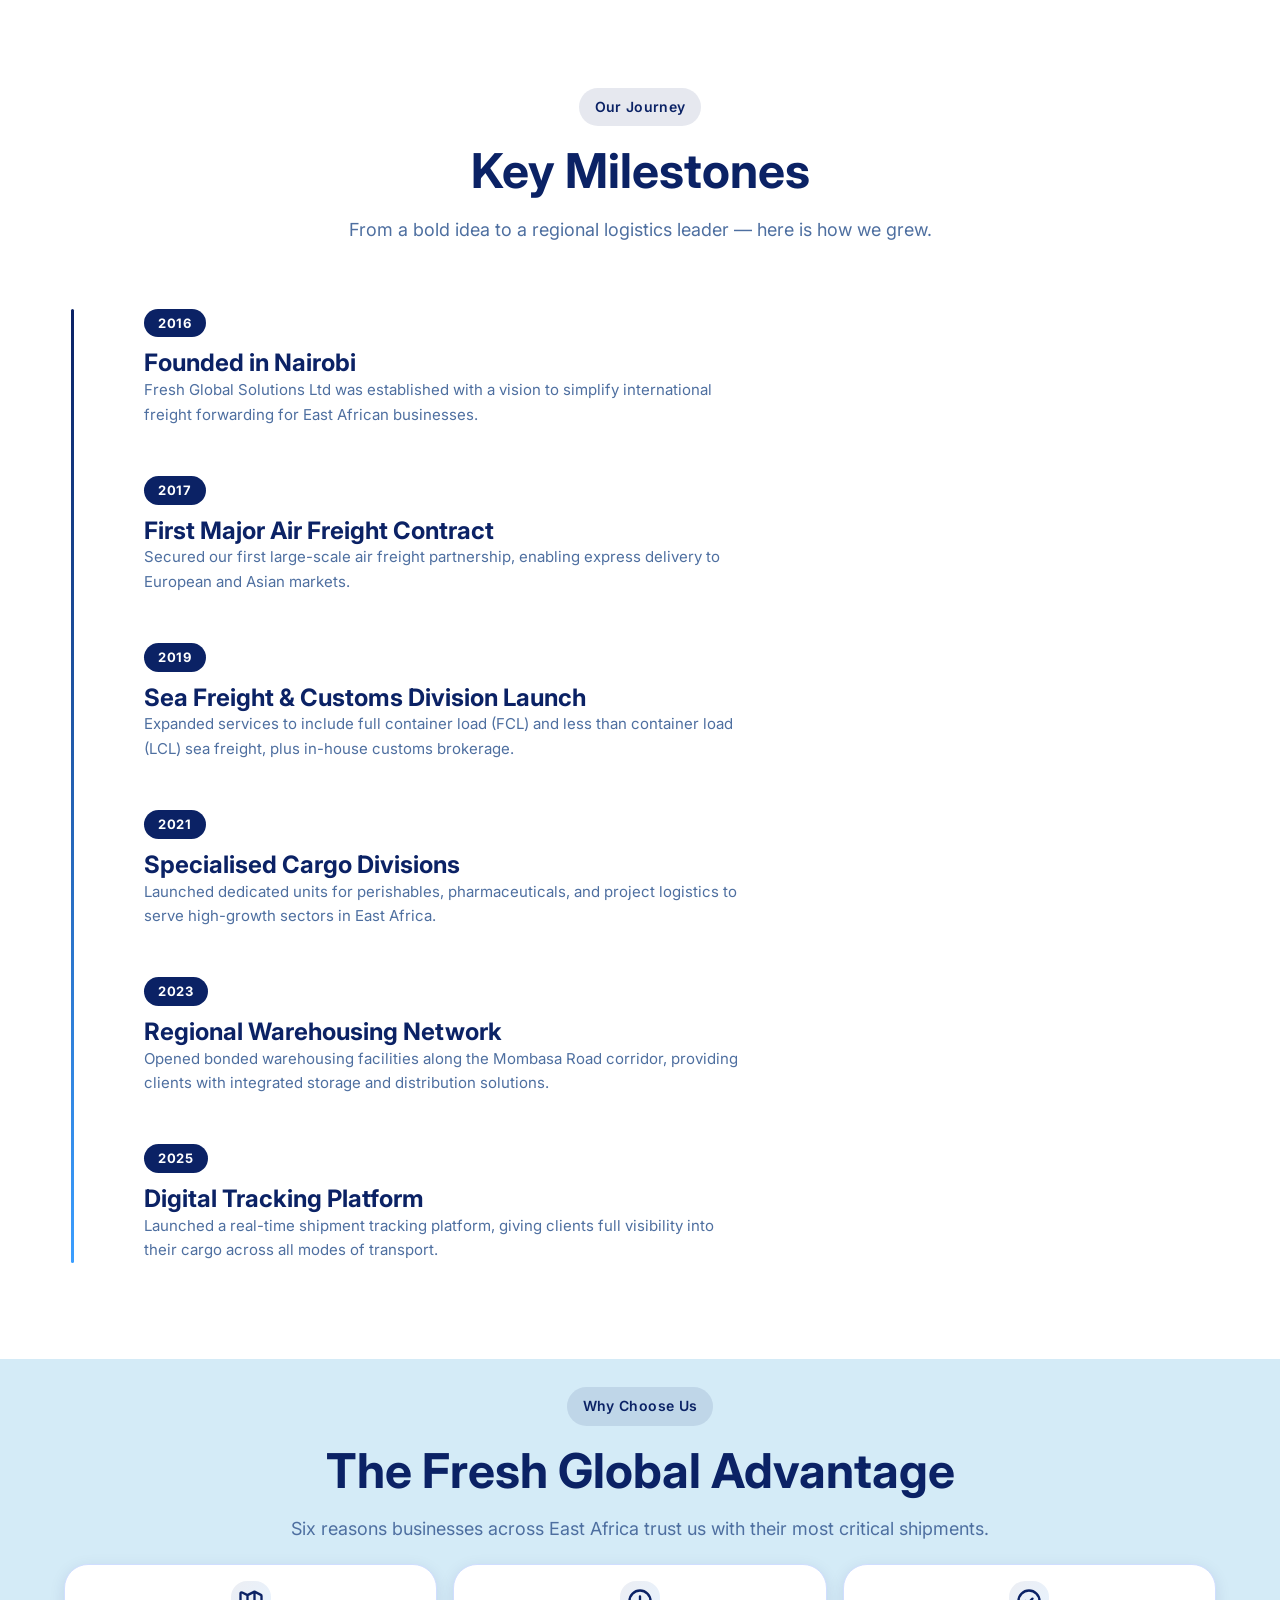
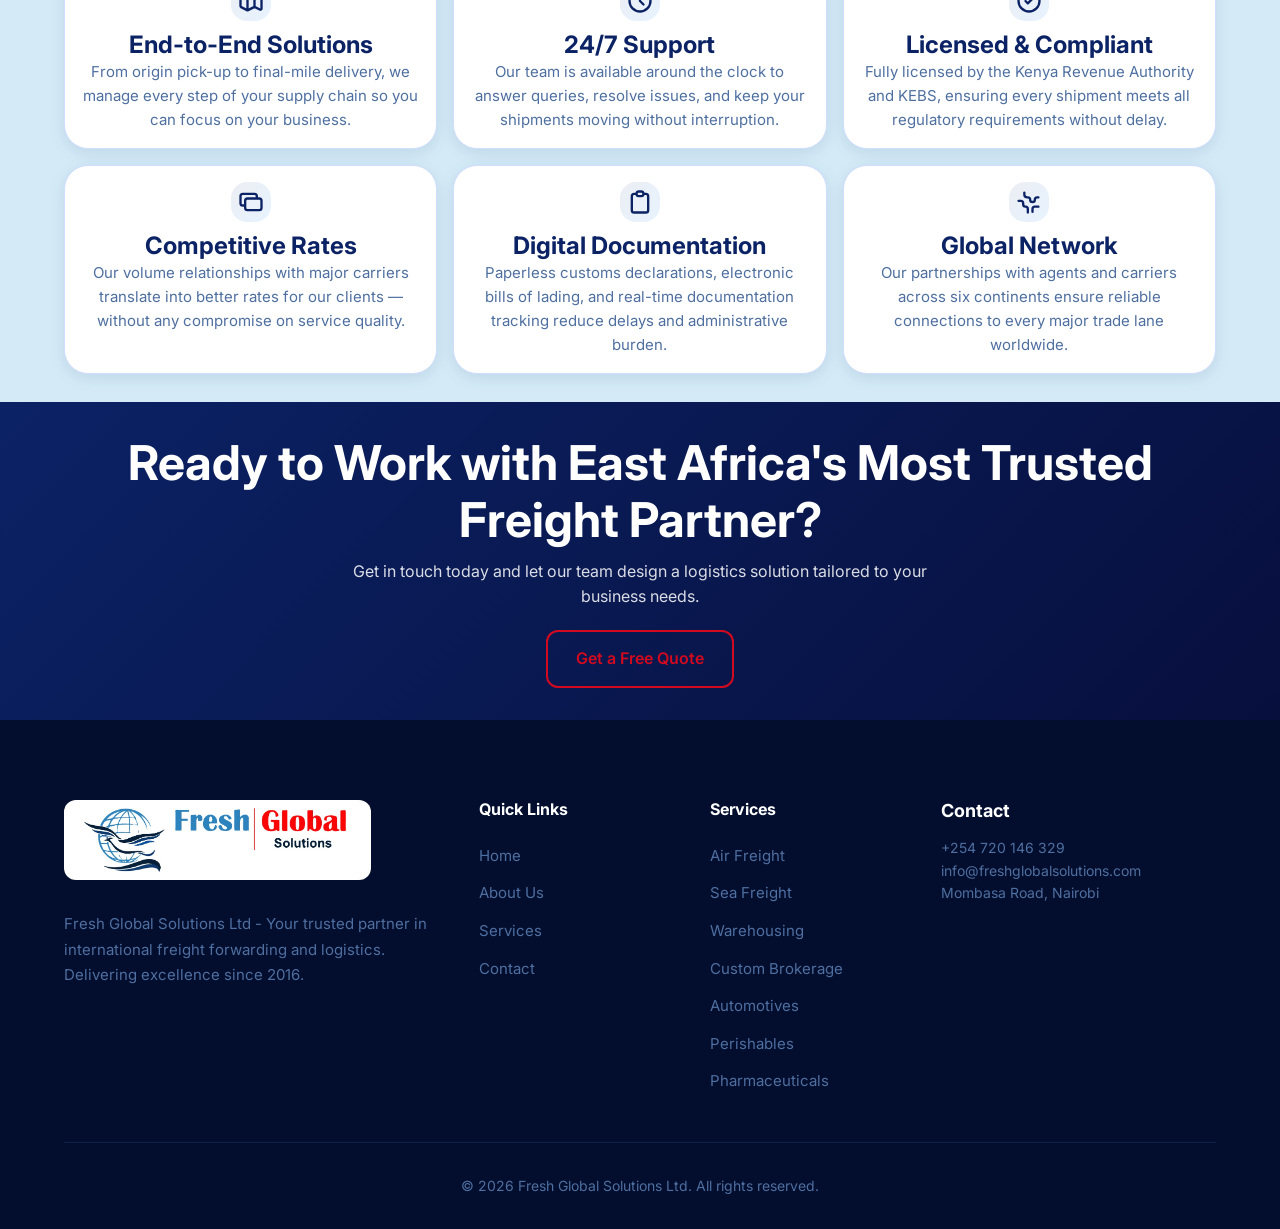
<file: about.html>
<!DOCTYPE html>
<html lang="en">
<head>
    <meta charset="UTF-8">
    <meta name="viewport" content="width=device-width, initial-scale=1.0">
    <title>About Us | Fresh Global Solutions</title>
    <meta name="description" content="Learn about Fresh Global Solutions Ltd - East Africa's trusted freight forwarding and logistics partner since 2016. Our story, mission, and values.">
    <link rel="stylesheet" href="styles.css">
    <link rel="preconnect" href="https://fonts.googleapis.com">
    <link href="https://fonts.googleapis.com/css2?family=Inter:wght@300;400;500;600;700;800&display=swap" rel="stylesheet">
</head>
<body>
    <nav class="navbar navbar-overlay" id="navbar">
        <div class="container nav-container">
            <a href="index.html" class="logo"><img src="images/PHOTO-2026-02-20-14-39-01.jpg" alt="Fresh Global Solutions" class="logo-img"></a>
            <button class="nav-toggle" id="navToggle"><span></span><span></span><span></span></button>
            <ul class="nav-menu" id="navMenu">
                <li><a href="index.html" class="nav-link">Home</a></li>
                <li><a href="about.html" class="nav-link">About</a></li>
                <li class="nav-item-dropdown"><a href="index.html#services" class="nav-link">Services ▾</a>
                    <div class="nav-dropdown"><a href="air-freight.html">Air Freight</a><a href="sea-freight.html">Sea Freight</a><a href="warehousing.html">Warehousing</a><a href="customs-brokerage.html">Custom Brokerage</a><a href="transport.html">Transport & Distribution</a><a href="supply-chain.html">Supply Chain Consultancy</a><a href="automotives.html">Automotives</a><a href="perishables.html">Perishables</a><a href="pharmaceuticals.html">Pharmaceuticals & Healthcare</a><a href="project-logistics.html">Project Logistics</a></div>
                </li>
                <li><a href="index.html#tracking" class="nav-link">Track Shipment</a></li>
                <li><a href="index.html#contact" class="nav-link">Contact</a></li>
                <li><a href="index.html#quote" class="nav-link btn-nav">Get Quote</a></li>
            </ul>
        </div>
    </nav>

    <!-- Hero -->
    <section class="service-hero" style="background-image: url('images/logoelements/PHOTO-2026-01-29-11-19-10.jpg');">
        <div class="container">
            <div class="service-hero-content">
                <span class="section-badge">Our Story</span>
                <h1>Built on Trust, Driven by Excellence</h1>
                <p>A decade of connecting East Africa to the world through reliable, innovative logistics solutions.</p>
            </div>
        </div>
    </section>

    <!-- Mission / Story -->
    <section class="mission-section">
        <div class="container">
            <div class="mission-grid">
                <div class="mission-content">
                    <span class="section-badge">Who We Are</span>
                    <h2>East Africa's Premier Freight Forwarding Partner</h2>
                    <p>Founded in 2016 and headquartered in Nairobi along the Mombasa Road corridor, Fresh Global Solutions Ltd has grown from a focused freight forwarding startup into a comprehensive logistics powerhouse serving businesses across East Africa and beyond.</p>
                    <p>We specialise in air freight, sea freight, customs brokerage, warehousing, and specialised cargo handling — all delivered with the transparency, speed, and care that modern trade demands. Our deep regional knowledge combined with a global network of partners means your cargo is in capable hands at every point in its journey.</p>
                    <div class="mission-stats">
                        <div class="stat-item">
                            <span class="stat-number">9+</span>
                            <span class="stat-label">Years in Business</span>
                        </div>
                        <div class="stat-item">
                            <span class="stat-number">50+</span>
                            <span class="stat-label">Countries Served</span>
                        </div>
                        <div class="stat-item">
                            <span class="stat-number">1,200+</span>
                            <span class="stat-label">Clients Served</span>
                        </div>
                    </div>
                </div>
                <div class="mission-image">
                    <img src="images/PHOTO-2026-02-28-12-00-06.jpg" alt="Fresh Global Solutions operations">
                </div>
            </div>
        </div>
    </section>

    <!-- Core Values -->
    <section class="values-section">
        <div class="container">
            <div class="section-header">
                <span class="section-badge">What We Stand For</span>
                <h2>Our Core Values</h2>
                <p>Every decision we make is guided by six principles that define who we are as a company.</p>
            </div>
            <div class="values-grid">
                <div class="value-card">
                    <div class="value-icon">
                        <svg width="32" height="32" fill="none" viewBox="0 0 24 24" stroke="currentColor"><path stroke-linecap="round" stroke-linejoin="round" stroke-width="2" d="M9 12l2 2 4-4m5.618-4.016A11.955 11.955 0 0112 2.944a11.955 11.955 0 01-8.618 3.04A12.02 12.02 0 003 9c0 5.591 3.824 10.29 9 11.622 5.176-1.332 9-6.03 9-11.622 0-1.042-.133-2.052-.382-3.016z"/></svg>
                    </div>
                    <h3>Integrity</h3>
                    <p>We operate with full transparency. Clients always know exactly where their cargo stands and what it costs — no hidden surprises.</p>
                </div>
                <div class="value-card">
                    <div class="value-icon">
                        <svg width="32" height="32" fill="none" viewBox="0 0 24 24" stroke="currentColor"><path stroke-linecap="round" stroke-linejoin="round" stroke-width="2" d="M13 10V3L4 14h7v7l9-11h-7z"/></svg>
                    </div>
                    <h3>Speed</h3>
                    <p>Time is money in global trade. We leverage our network and technology to ensure your shipments move as fast as possible without compromising safety.</p>
                </div>
                <div class="value-card">
                    <div class="value-icon">
                        <svg width="32" height="32" fill="none" viewBox="0 0 24 24" stroke="currentColor"><path stroke-linecap="round" stroke-linejoin="round" stroke-width="2" d="M17 20h5v-2a3 3 0 00-5.356-1.857M17 20H7m10 0v-2c0-.656-.126-1.283-.356-1.857M7 20H2v-2a3 3 0 015.356-1.857M7 20v-2c0-.656.126-1.283.356-1.857m0 0a5.002 5.002 0 019.288 0M15 7a3 3 0 11-6 0 3 3 0 016 0z"/></svg>
                    </div>
                    <h3>Partnership</h3>
                    <p>We see every client relationship as a long-term partnership. Your supply chain success is our success, and we invest in understanding your unique business needs.</p>
                </div>
                <div class="value-card">
                    <div class="value-icon">
                        <svg width="32" height="32" fill="none" viewBox="0 0 24 24" stroke="currentColor"><path stroke-linecap="round" stroke-linejoin="round" stroke-width="2" d="M9.663 17h4.673M12 3v1m6.364 1.636l-.707.707M21 12h-1M4 12H3m3.343-5.657l-.707-.707m2.828 9.9a5 5 0 117.072 0l-.548.547A3.374 3.374 0 0014 18.469V19a2 2 0 11-4 0v-.531c0-.895-.356-1.754-.988-2.386l-.548-.547z"/></svg>
                    </div>
                    <h3>Innovation</h3>
                    <p>We continuously adopt new technologies and processes — from real-time tracking to digital documentation — to keep your supply chain ahead of the curve.</p>
                </div>
                <div class="value-card">
                    <div class="value-icon">
                        <svg width="32" height="32" fill="none" viewBox="0 0 24 24" stroke="currentColor"><path stroke-linecap="round" stroke-linejoin="round" stroke-width="2" d="M3.055 11H5a2 2 0 012 2v1a2 2 0 002 2 2 2 0 012 2v2.945M8 3.935V5.5A2.5 2.5 0 0010.5 8h.5a2 2 0 012 2 2 2 0 104 0 2 2 0 012-2h1.064M15 20.488V18a2 2 0 012-2h3.064"/></svg>
                    </div>
                    <h3>Global Reach</h3>
                    <p>Our partnerships with carriers, airlines, and agents across six continents give our clients access to virtually any market in the world from a single point of contact.</p>
                </div>
                <div class="value-card">
                    <div class="value-icon">
                        <svg width="32" height="32" fill="none" viewBox="0 0 24 24" stroke="currentColor"><path stroke-linecap="round" stroke-linejoin="round" stroke-width="2" d="M4.318 6.318a4.5 4.5 0 000 6.364L12 20.364l7.682-7.682a4.5 4.5 0 00-6.364-6.364L12 7.636l-1.318-1.318a4.5 4.5 0 00-6.364 0z"/></svg>
                    </div>
                    <h3>Care</h3>
                    <p>Whether it's fragile pharmaceuticals, fresh perishables, or high-value automotive parts, we handle every shipment with the same meticulous care we would want for our own goods.</p>
                </div>
            </div>
        </div>
    </section>

    <!-- Numbers -->
    <section class="numbers-section">
        <div class="container">
            <div class="numbers-grid">
                <div class="number-item">
                    <span class="number-value">9+</span>
                    <span class="number-label">Years of Excellence</span>
                </div>
                <div class="number-item">
                    <span class="number-value">50+</span>
                    <span class="number-label">Global Destinations</span>
                </div>
                <div class="number-item">
                    <span class="number-value">1,200+</span>
                    <span class="number-label">Satisfied Clients</span>
                </div>
                <div class="number-item">
                    <span class="number-value">10,000+</span>
                    <span class="number-label">Shipments Delivered</span>
                </div>
            </div>
        </div>
    </section>

    <!-- Milestones -->
    <section class="milestones-section">
        <div class="container">
            <div class="section-header">
                <span class="section-badge">Our Journey</span>
                <h2>Key Milestones</h2>
                <p>From a bold idea to a regional logistics leader — here is how we grew.</p>
            </div>
            <div class="milestones-timeline">
                <div class="milestone-item">
                    <div class="milestone-year">2016</div>
                    <div class="milestone-content">
                        <h3>Founded in Nairobi</h3>
                        <p>Fresh Global Solutions Ltd was established with a vision to simplify international freight forwarding for East African businesses.</p>
                    </div>
                </div>
                <div class="milestone-item">
                    <div class="milestone-year">2017</div>
                    <div class="milestone-content">
                        <h3>First Major Air Freight Contract</h3>
                        <p>Secured our first large-scale air freight partnership, enabling express delivery to European and Asian markets.</p>
                    </div>
                </div>
                <div class="milestone-item">
                    <div class="milestone-year">2019</div>
                    <div class="milestone-content">
                        <h3>Sea Freight & Customs Division Launch</h3>
                        <p>Expanded services to include full container load (FCL) and less than container load (LCL) sea freight, plus in-house customs brokerage.</p>
                    </div>
                </div>
                <div class="milestone-item">
                    <div class="milestone-year">2021</div>
                    <div class="milestone-content">
                        <h3>Specialised Cargo Divisions</h3>
                        <p>Launched dedicated units for perishables, pharmaceuticals, and project logistics to serve high-growth sectors in East Africa.</p>
                    </div>
                </div>
                <div class="milestone-item">
                    <div class="milestone-year">2023</div>
                    <div class="milestone-content">
                        <h3>Regional Warehousing Network</h3>
                        <p>Opened bonded warehousing facilities along the Mombasa Road corridor, providing clients with integrated storage and distribution solutions.</p>
                    </div>
                </div>
                <div class="milestone-item">
                    <div class="milestone-year">2025</div>
                    <div class="milestone-content">
                        <h3>Digital Tracking Platform</h3>
                        <p>Launched a real-time shipment tracking platform, giving clients full visibility into their cargo across all modes of transport.</p>
                    </div>
                </div>
            </div>
        </div>
    </section>

    <!-- Why Choose Us -->
    <section class="service-benefits">
        <div class="container">
            <div class="section-header">
                <span class="section-badge">Why Choose Us</span>
                <h2>The Fresh Global Advantage</h2>
                <p>Six reasons businesses across East Africa trust us with their most critical shipments.</p>
            </div>
            <div class="benefits-grid">
                <div class="benefit-card">
                    <div class="benefit-icon">
                        <svg width="28" height="28" fill="none" viewBox="0 0 24 24" stroke="currentColor"><path stroke-linecap="round" stroke-linejoin="round" stroke-width="2" d="M9 20l-5.447-2.724A1 1 0 013 16.382V5.618a1 1 0 011.447-.894L9 7m0 13l6-3m-6 3V7m6 10l4.553 2.276A1 1 0 0021 18.382V7.618a1 1 0 00-.553-.894L15 4m0 13V4m0 0L9 7"/></svg>
                    </div>
                    <h3>End-to-End Solutions</h3>
                    <p>From origin pick-up to final-mile delivery, we manage every step of your supply chain so you can focus on your business.</p>
                </div>
                <div class="benefit-card">
                    <div class="benefit-icon">
                        <svg width="28" height="28" fill="none" viewBox="0 0 24 24" stroke="currentColor"><path stroke-linecap="round" stroke-linejoin="round" stroke-width="2" d="M12 8v4l3 3m6-3a9 9 0 11-18 0 9 9 0 0118 0z"/></svg>
                    </div>
                    <h3>24/7 Support</h3>
                    <p>Our team is available around the clock to answer queries, resolve issues, and keep your shipments moving without interruption.</p>
                </div>
                <div class="benefit-card">
                    <div class="benefit-icon">
                        <svg width="28" height="28" fill="none" viewBox="0 0 24 24" stroke="currentColor"><path stroke-linecap="round" stroke-linejoin="round" stroke-width="2" d="M9 12l2 2 4-4m6 2a9 9 0 11-18 0 9 9 0 0118 0z"/></svg>
                    </div>
                    <h3>Licensed & Compliant</h3>
                    <p>Fully licensed by the Kenya Revenue Authority and KEBS, ensuring every shipment meets all regulatory requirements without delay.</p>
                </div>
                <div class="benefit-card">
                    <div class="benefit-icon">
                        <svg width="28" height="28" fill="none" viewBox="0 0 24 24" stroke="currentColor"><path stroke-linecap="round" stroke-linejoin="round" stroke-width="2" d="M17 9V7a2 2 0 00-2-2H5a2 2 0 00-2 2v6a2 2 0 002 2h2m2 4h10a2 2 0 002-2v-6a2 2 0 00-2-2H9a2 2 0 00-2 2v6a2 2 0 002 2z"/></svg>
                    </div>
                    <h3>Competitive Rates</h3>
                    <p>Our volume relationships with major carriers translate into better rates for our clients — without any compromise on service quality.</p>
                </div>
                <div class="benefit-card">
                    <div class="benefit-icon">
                        <svg width="28" height="28" fill="none" viewBox="0 0 24 24" stroke="currentColor"><path stroke-linecap="round" stroke-linejoin="round" stroke-width="2" d="M9 5H7a2 2 0 00-2 2v12a2 2 0 002 2h10a2 2 0 002-2V7a2 2 0 00-2-2h-2M9 5a2 2 0 002 2h2a2 2 0 002-2M9 5a2 2 0 012-2h2a2 2 0 012 2"/></svg>
                    </div>
                    <h3>Digital Documentation</h3>
                    <p>Paperless customs declarations, electronic bills of lading, and real-time documentation tracking reduce delays and administrative burden.</p>
                </div>
                <div class="benefit-card">
                    <div class="benefit-icon">
                        <svg width="28" height="28" fill="none" viewBox="0 0 24 24" stroke="currentColor"><path stroke-linecap="round" stroke-linejoin="round" stroke-width="2" d="M3.055 11H5a2 2 0 012 2v1a2 2 0 002 2 2 2 0 012 2v2.945M8 3.935V5.5A2.5 2.5 0 0010.5 8h.5a2 2 0 012 2 2 2 0 104 0 2 2 0 012-2h1.064M15 20.488V18a2 2 0 012-2h3.064"/></svg>
                    </div>
                    <h3>Global Network</h3>
                    <p>Our partnerships with agents and carriers across six continents ensure reliable connections to every major trade lane worldwide.</p>
                </div>
            </div>
        </div>
    </section>

    <!-- CTA -->
    <section class="service-cta">
        <div class="container">
            <h2>Ready to Work with East Africa's Most Trusted Freight Partner?</h2>
            <p>Get in touch today and let our team design a logistics solution tailored to your business needs.</p>
            <a href="index.html#quote" class="btn btn-outline">Get a Free Quote</a>
        </div>
    </section>

    <footer class="footer">
        <div class="container">
            <div class="footer-grid">
                <div class="footer-brand"><a href="index.html" class="logo"><img src="images/PHOTO-2026-02-20-14-39-01.jpg" alt="Fresh Global Solutions" class="logo-img footer-logo-img"></a><p>Fresh Global Solutions Ltd - Your trusted partner in international freight forwarding and logistics. Delivering excellence since 2016.</p></div>
                <div class="footer-links"><h4>Quick Links</h4><ul><li><a href="index.html">Home</a></li><li><a href="about.html">About Us</a></li><li><a href="index.html#services">Services</a></li><li><a href="index.html#contact">Contact</a></li></ul></div>
                <div class="footer-links"><h4>Services</h4><ul><li><a href="air-freight.html">Air Freight</a></li><li><a href="sea-freight.html">Sea Freight</a></li><li><a href="warehousing.html">Warehousing</a></li><li><a href="customs-brokerage.html">Custom Brokerage</a></li><li><a href="automotives.html">Automotives</a></li><li><a href="perishables.html">Perishables</a></li><li><a href="pharmaceuticals.html">Pharmaceuticals</a></li></ul></div>
                <div class="footer-newsletter"><h4>Contact</h4><p>+254 720 146 329<br>info@freshglobalsolutions.com<br>Mombasa Road, Nairobi</p></div>
            </div>
            <div class="footer-bottom"><p>&copy; 2026 Fresh Global Solutions Ltd. All rights reserved.</p></div>
        </div>
    </footer>
    <script src="script.js"></script>
</body>
</html>
</file>
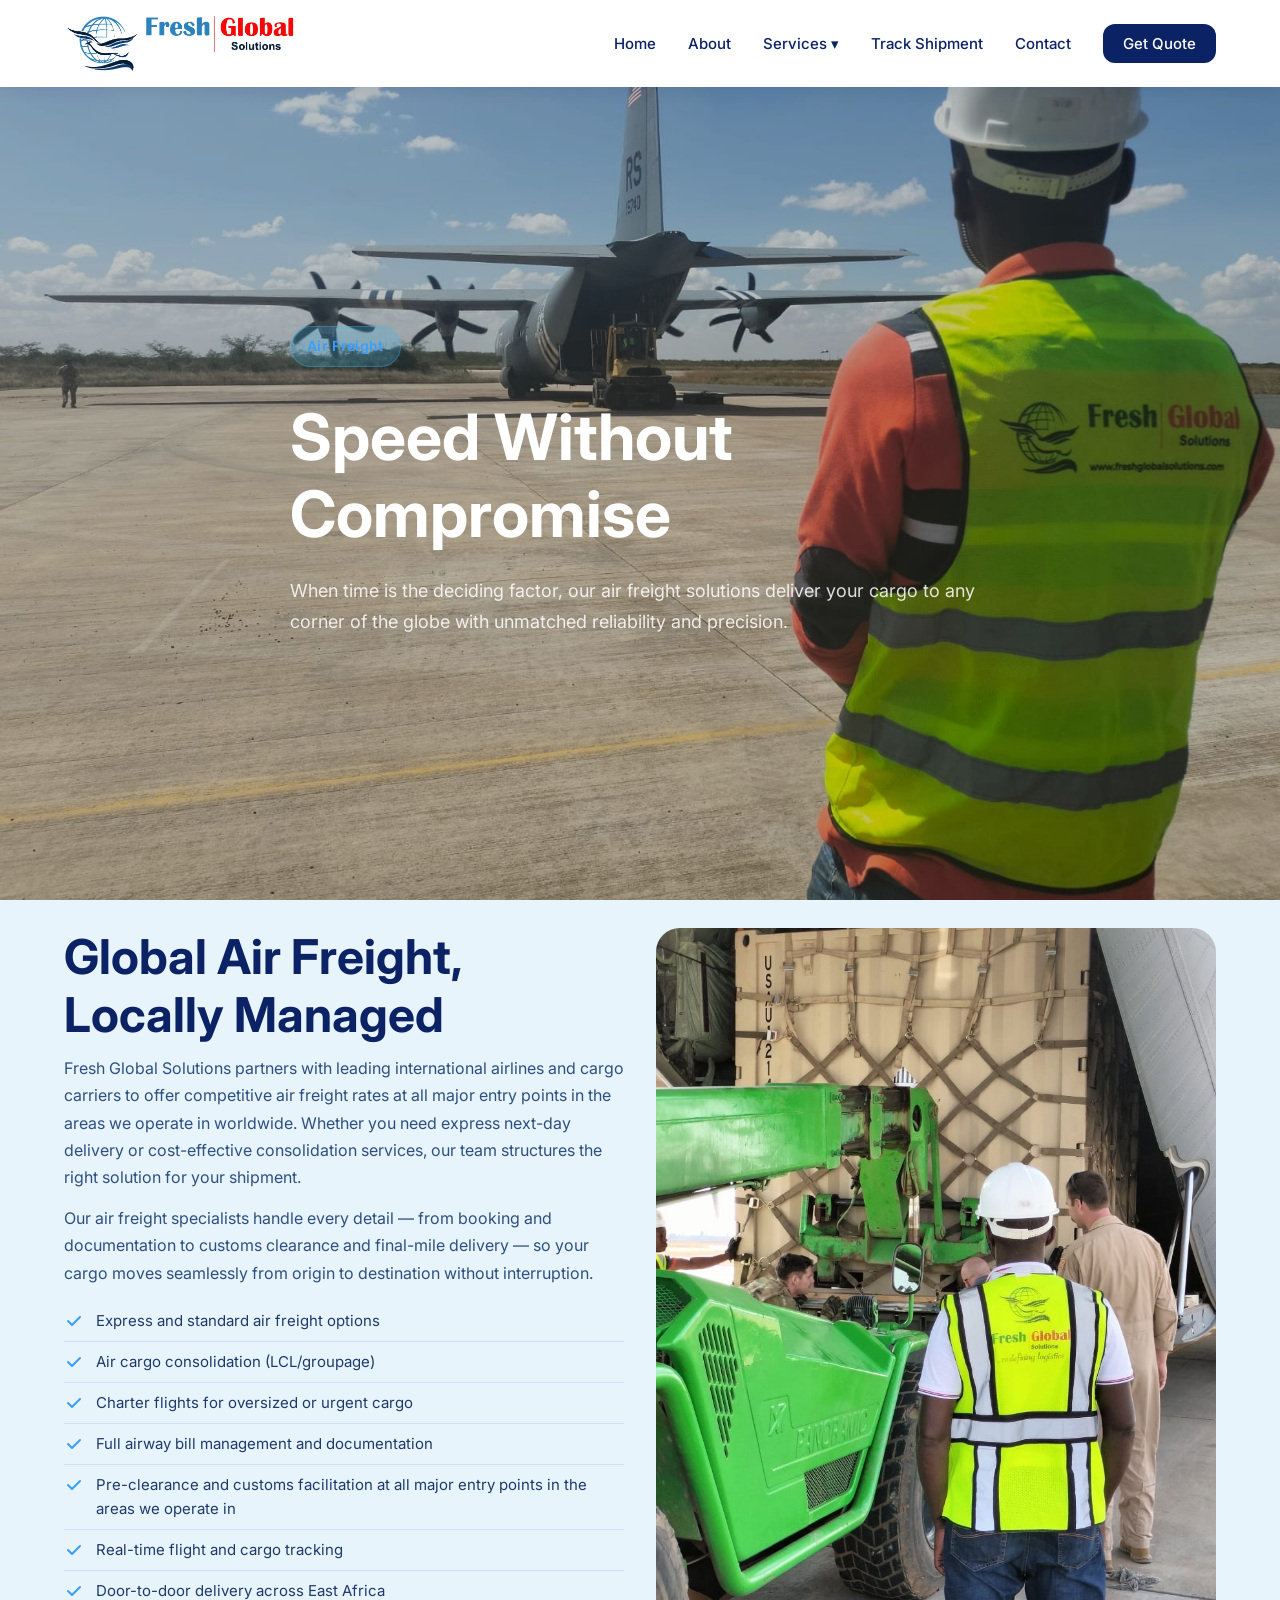
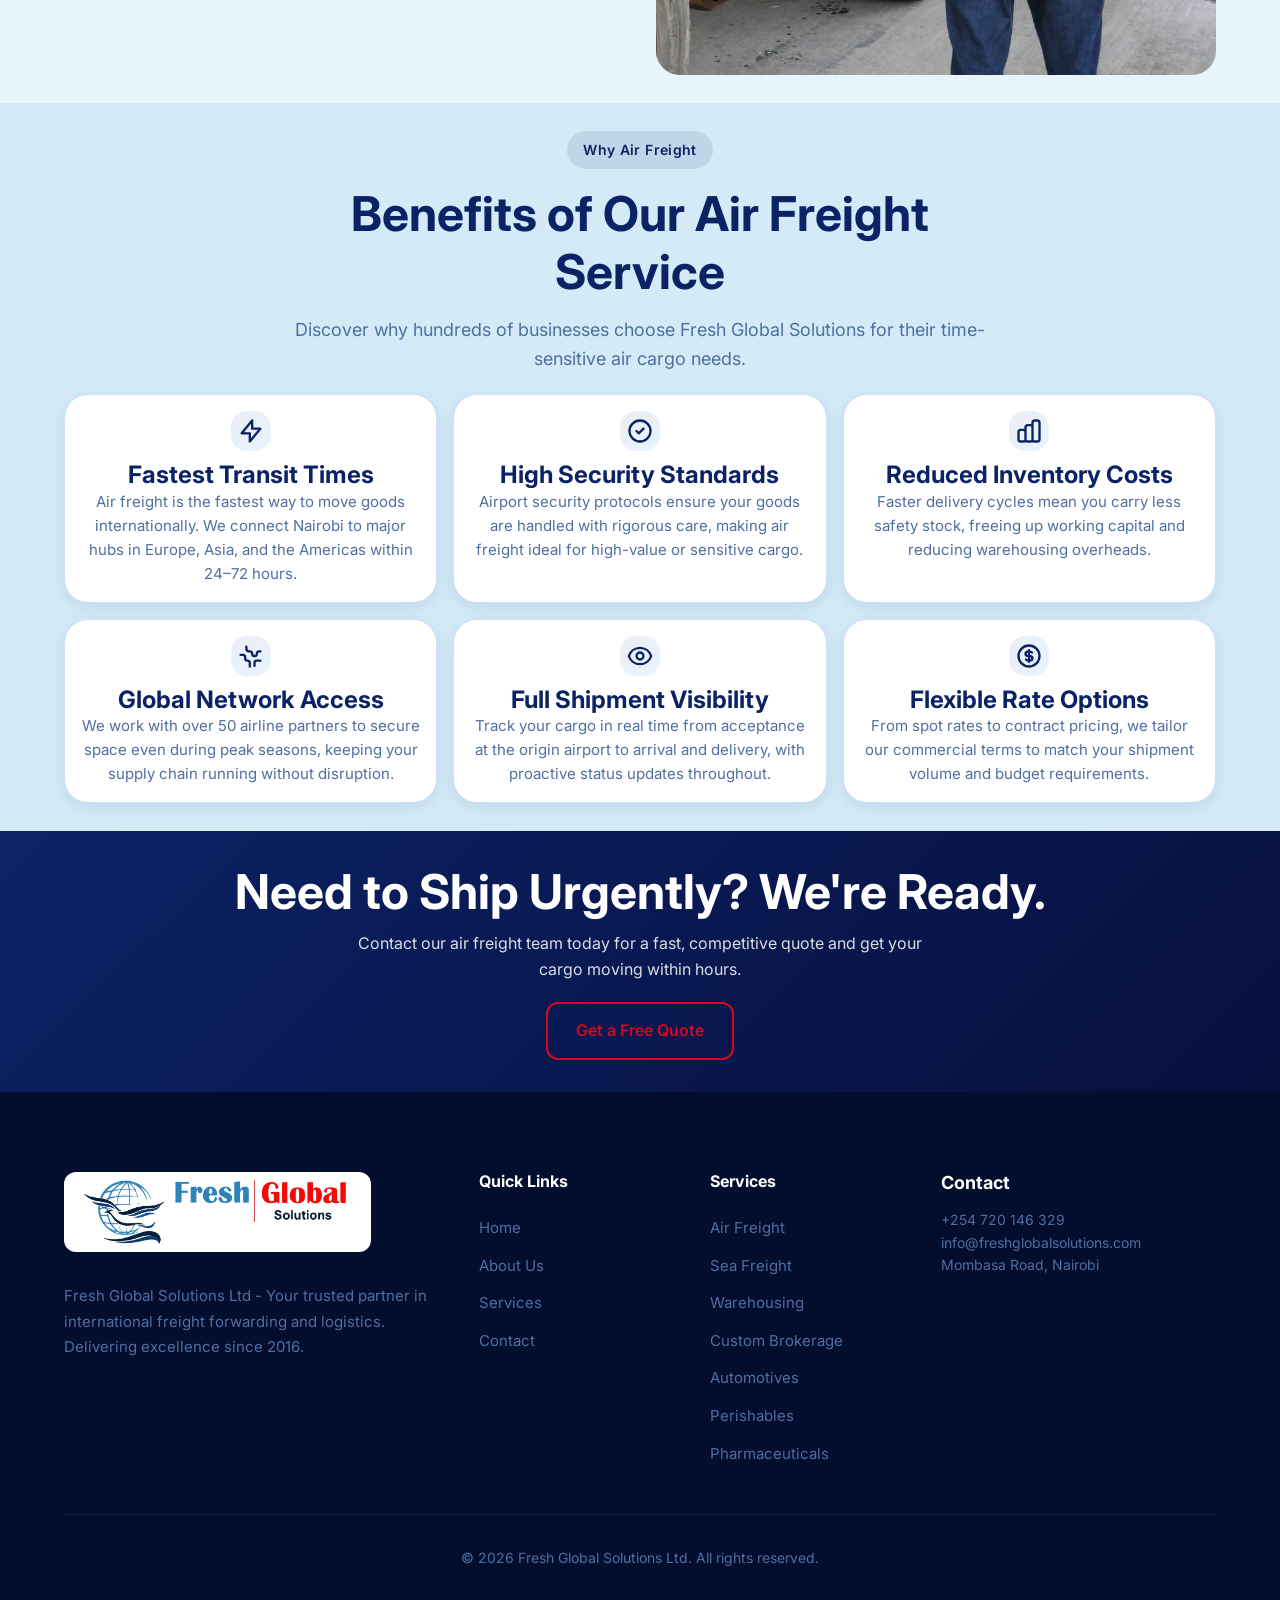
<file: air-freight.html>
<!DOCTYPE html>
<html lang="en">
<head>
    <meta charset="UTF-8">
    <meta name="viewport" content="width=device-width, initial-scale=1.0">
    <title>Air Freight | Fresh Global Solutions</title>
    <meta name="description" content="Fast, reliable air freight services from Nairobi to global destinations. Fresh Global Solutions delivers time-critical cargo with speed and precision.">
    <link rel="stylesheet" href="styles.css">
    <link rel="preconnect" href="https://fonts.googleapis.com">
    <link href="https://fonts.googleapis.com/css2?family=Inter:wght@300;400;500;600;700;800&display=swap" rel="stylesheet">
</head>
<body>
    <nav class="navbar navbar-overlay" id="navbar">
        <div class="container nav-container">
            <a href="index.html" class="logo"><img src="images/PHOTO-2026-02-20-14-39-01.jpg" alt="Fresh Global Solutions" class="logo-img"></a>
            <button class="nav-toggle" id="navToggle"><span></span><span></span><span></span></button>
            <ul class="nav-menu" id="navMenu">
                <li><a href="index.html" class="nav-link">Home</a></li>
                <li><a href="about.html" class="nav-link">About</a></li>
                <li class="nav-item-dropdown"><a href="index.html#services" class="nav-link">Services ▾</a>
                    <div class="nav-dropdown"><a href="air-freight.html">Air Freight</a><a href="sea-freight.html">Sea Freight</a><a href="warehousing.html">Warehousing</a><a href="customs-brokerage.html">Custom Brokerage</a><a href="transport.html">Transport & Distribution</a><a href="supply-chain.html">Supply Chain Consultancy</a><a href="automotives.html">Automotives</a><a href="perishables.html">Perishables</a><a href="pharmaceuticals.html">Pharmaceuticals & Healthcare</a><a href="project-logistics.html">Project Logistics</a></div>
                </li>
                <li><a href="index.html#tracking" class="nav-link">Track Shipment</a></li>
                <li><a href="index.html#contact" class="nav-link">Contact</a></li>
                <li><a href="index.html#quote" class="nav-link btn-nav">Get Quote</a></li>
            </ul>
        </div>
    </nav>

    <!-- Hero -->
    <section class="service-hero" style="background-image: url('images/logoelements/22f9b647-2555-4df6-b34d-b621bcc46f5b.jpeg'); background-position: center 30%;">
        <div class="container">
            <div class="service-hero-content">
                <span class="section-badge">Air Freight</span>
                <h1>Speed Without Compromise</h1>
                <p>When time is the deciding factor, our air freight solutions deliver your cargo to any corner of the globe with unmatched reliability and precision.</p>
            </div>
        </div>
    </section>

    <!-- Detail -->
    <section class="service-detail">
        <div class="container">
            <div class="service-detail-grid">
                <div class="service-detail-content">
                    <h2>Global Air Freight, Locally Managed</h2>
                    <p>Fresh Global Solutions partners with leading international airlines and cargo carriers to offer competitive air freight rates at all major entry points in the areas we operate in worldwide. Whether you need express next-day delivery or cost-effective consolidation services, our team structures the right solution for your shipment.</p>
                    <p>Our air freight specialists handle every detail — from booking and documentation to customs clearance and final-mile delivery — so your cargo moves seamlessly from origin to destination without interruption.</p>
                    <ul class="service-features-list">
                        <li><svg width="20" height="20" viewBox="0 0 20 20" fill="currentColor"><path fill-rule="evenodd" d="M16.707 5.293a1 1 0 010 1.414l-8 8a1 1 0 01-1.414 0l-4-4a1 1 0 011.414-1.414L8 12.586l7.293-7.293a1 1 0 011.414 0z"/></svg> Express and standard air freight options</li>
                        <li><svg width="20" height="20" viewBox="0 0 20 20" fill="currentColor"><path fill-rule="evenodd" d="M16.707 5.293a1 1 0 010 1.414l-8 8a1 1 0 01-1.414 0l-4-4a1 1 0 011.414-1.414L8 12.586l7.293-7.293a1 1 0 011.414 0z"/></svg> Air cargo consolidation (LCL/groupage)</li>
                        <li><svg width="20" height="20" viewBox="0 0 20 20" fill="currentColor"><path fill-rule="evenodd" d="M16.707 5.293a1 1 0 010 1.414l-8 8a1 1 0 01-1.414 0l-4-4a1 1 0 011.414-1.414L8 12.586l7.293-7.293a1 1 0 011.414 0z"/></svg> Charter flights for oversized or urgent cargo</li>
                        <li><svg width="20" height="20" viewBox="0 0 20 20" fill="currentColor"><path fill-rule="evenodd" d="M16.707 5.293a1 1 0 010 1.414l-8 8a1 1 0 01-1.414 0l-4-4a1 1 0 011.414-1.414L8 12.586l7.293-7.293a1 1 0 011.414 0z"/></svg> Full airway bill management and documentation</li>
                        <li><svg width="20" height="20" viewBox="0 0 20 20" fill="currentColor"><path fill-rule="evenodd" d="M16.707 5.293a1 1 0 010 1.414l-8 8a1 1 0 01-1.414 0l-4-4a1 1 0 011.414-1.414L8 12.586l7.293-7.293a1 1 0 011.414 0z"/></svg> Pre-clearance and customs facilitation at all major entry points in the areas we operate in</li>
                        <li><svg width="20" height="20" viewBox="0 0 20 20" fill="currentColor"><path fill-rule="evenodd" d="M16.707 5.293a1 1 0 010 1.414l-8 8a1 1 0 01-1.414 0l-4-4a1 1 0 011.414-1.414L8 12.586l7.293-7.293a1 1 0 011.414 0z"/></svg> Real-time flight and cargo tracking</li>
                        <li><svg width="20" height="20" viewBox="0 0 20 20" fill="currentColor"><path fill-rule="evenodd" d="M16.707 5.293a1 1 0 010 1.414l-8 8a1 1 0 01-1.414 0l-4-4a1 1 0 011.414-1.414L8 12.586l7.293-7.293a1 1 0 011.414 0z"/></svg> Door-to-door delivery across East Africa</li>
                    </ul>
                </div>
                <div class="service-detail-image">
                    <img src="images/logoelements/a9c10ee9-abdd-421b-b84d-e6e52a1e16f0.jpeg" alt="Air freight cargo loading operations">
                </div>
            </div>
        </div>
    </section>

    <!-- Benefits -->
    <section class="service-benefits">
        <div class="container">
            <div class="section-header">
                <span class="section-badge">Why Air Freight</span>
                <h2>Benefits of Our Air Freight Service</h2>
                <p>Discover why hundreds of businesses choose Fresh Global Solutions for their time-sensitive air cargo needs.</p>
            </div>
            <div class="benefits-grid">
                <div class="benefit-card">
                    <div class="benefit-icon">
                        <svg width="28" height="28" fill="none" viewBox="0 0 24 24" stroke="currentColor"><path stroke-linecap="round" stroke-linejoin="round" stroke-width="2" d="M13 10V3L4 14h7v7l9-11h-7z"/></svg>
                    </div>
                    <h3>Fastest Transit Times</h3>
                    <p>Air freight is the fastest way to move goods internationally. We connect Nairobi to major hubs in Europe, Asia, and the Americas within 24–72 hours.</p>
                </div>
                <div class="benefit-card">
                    <div class="benefit-icon">
                        <svg width="28" height="28" fill="none" viewBox="0 0 24 24" stroke="currentColor"><path stroke-linecap="round" stroke-linejoin="round" stroke-width="2" d="M9 12l2 2 4-4m6 2a9 9 0 11-18 0 9 9 0 0118 0z"/></svg>
                    </div>
                    <h3>High Security Standards</h3>
                    <p>Airport security protocols ensure your goods are handled with rigorous care, making air freight ideal for high-value or sensitive cargo.</p>
                </div>
                <div class="benefit-card">
                    <div class="benefit-icon">
                        <svg width="28" height="28" fill="none" viewBox="0 0 24 24" stroke="currentColor"><path stroke-linecap="round" stroke-linejoin="round" stroke-width="2" d="M9 19v-6a2 2 0 00-2-2H5a2 2 0 00-2 2v6a2 2 0 002 2h2a2 2 0 002-2zm0 0V9a2 2 0 012-2h2a2 2 0 012 2v10m-6 0a2 2 0 002 2h2a2 2 0 002-2m0 0V5a2 2 0 012-2h2a2 2 0 012 2v14a2 2 0 01-2 2h-2a2 2 0 01-2-2z"/></svg>
                    </div>
                    <h3>Reduced Inventory Costs</h3>
                    <p>Faster delivery cycles mean you carry less safety stock, freeing up working capital and reducing warehousing overheads.</p>
                </div>
                <div class="benefit-card">
                    <div class="benefit-icon">
                        <svg width="28" height="28" fill="none" viewBox="0 0 24 24" stroke="currentColor"><path stroke-linecap="round" stroke-linejoin="round" stroke-width="2" d="M3.055 11H5a2 2 0 012 2v1a2 2 0 002 2 2 2 0 012 2v2.945M8 3.935V5.5A2.5 2.5 0 0010.5 8h.5a2 2 0 012 2 2 2 0 104 0 2 2 0 012-2h1.064M15 20.488V18a2 2 0 012-2h3.064"/></svg>
                    </div>
                    <h3>Global Network Access</h3>
                    <p>We work with over 50 airline partners to secure space even during peak seasons, keeping your supply chain running without disruption.</p>
                </div>
                <div class="benefit-card">
                    <div class="benefit-icon">
                        <svg width="28" height="28" fill="none" viewBox="0 0 24 24" stroke="currentColor"><path stroke-linecap="round" stroke-linejoin="round" stroke-width="2" d="M15 12a3 3 0 11-6 0 3 3 0 016 0z"/><path stroke-linecap="round" stroke-linejoin="round" stroke-width="2" d="M2.458 12C3.732 7.943 7.523 5 12 5c4.478 0 8.268 2.943 9.542 7-1.274 4.057-5.064 7-9.542 7-4.477 0-8.268-2.943-9.542-7z"/></svg>
                    </div>
                    <h3>Full Shipment Visibility</h3>
                    <p>Track your cargo in real time from acceptance at the origin airport to arrival and delivery, with proactive status updates throughout.</p>
                </div>
                <div class="benefit-card">
                    <div class="benefit-icon">
                        <svg width="28" height="28" fill="none" viewBox="0 0 24 24" stroke="currentColor"><path stroke-linecap="round" stroke-linejoin="round" stroke-width="2" d="M12 8c-1.657 0-3 .895-3 2s1.343 2 3 2 3 .895 3 2-1.343 2-3 2m0-8c1.11 0 2.08.402 2.599 1M12 8V7m0 1v8m0 0v1m0-1c-1.11 0-2.08-.402-2.599-1M21 12a9 9 0 11-18 0 9 9 0 0118 0z"/></svg>
                    </div>
                    <h3>Flexible Rate Options</h3>
                    <p>From spot rates to contract pricing, we tailor our commercial terms to match your shipment volume and budget requirements.</p>
                </div>
            </div>
        </div>
    </section>

    <!-- CTA -->
    <section class="service-cta">
        <div class="container">
            <h2>Need to Ship Urgently? We're Ready.</h2>
            <p>Contact our air freight team today for a fast, competitive quote and get your cargo moving within hours.</p>
            <a href="index.html#quote" class="btn btn-outline">Get a Free Quote</a>
        </div>
    </section>

    <footer class="footer">
        <div class="container">
            <div class="footer-grid">
                <div class="footer-brand"><a href="index.html" class="logo"><img src="images/PHOTO-2026-02-20-14-39-01.jpg" alt="Fresh Global Solutions" class="logo-img footer-logo-img"></a><p>Fresh Global Solutions Ltd - Your trusted partner in international freight forwarding and logistics. Delivering excellence since 2016.</p></div>
                <div class="footer-links"><h4>Quick Links</h4><ul><li><a href="index.html">Home</a></li><li><a href="about.html">About Us</a></li><li><a href="index.html#services">Services</a></li><li><a href="index.html#contact">Contact</a></li></ul></div>
                <div class="footer-links"><h4>Services</h4><ul><li><a href="air-freight.html">Air Freight</a></li><li><a href="sea-freight.html">Sea Freight</a></li><li><a href="warehousing.html">Warehousing</a></li><li><a href="customs-brokerage.html">Custom Brokerage</a></li><li><a href="automotives.html">Automotives</a></li><li><a href="perishables.html">Perishables</a></li><li><a href="pharmaceuticals.html">Pharmaceuticals</a></li></ul></div>
                <div class="footer-newsletter"><h4>Contact</h4><p>+254 720 146 329<br>info@freshglobalsolutions.com<br>Mombasa Road, Nairobi</p></div>
            </div>
            <div class="footer-bottom"><p>&copy; 2026 Fresh Global Solutions Ltd. All rights reserved.</p></div>
        </div>
    </footer>
    <script src="script.js"></script>
</body>
</html>
</file>
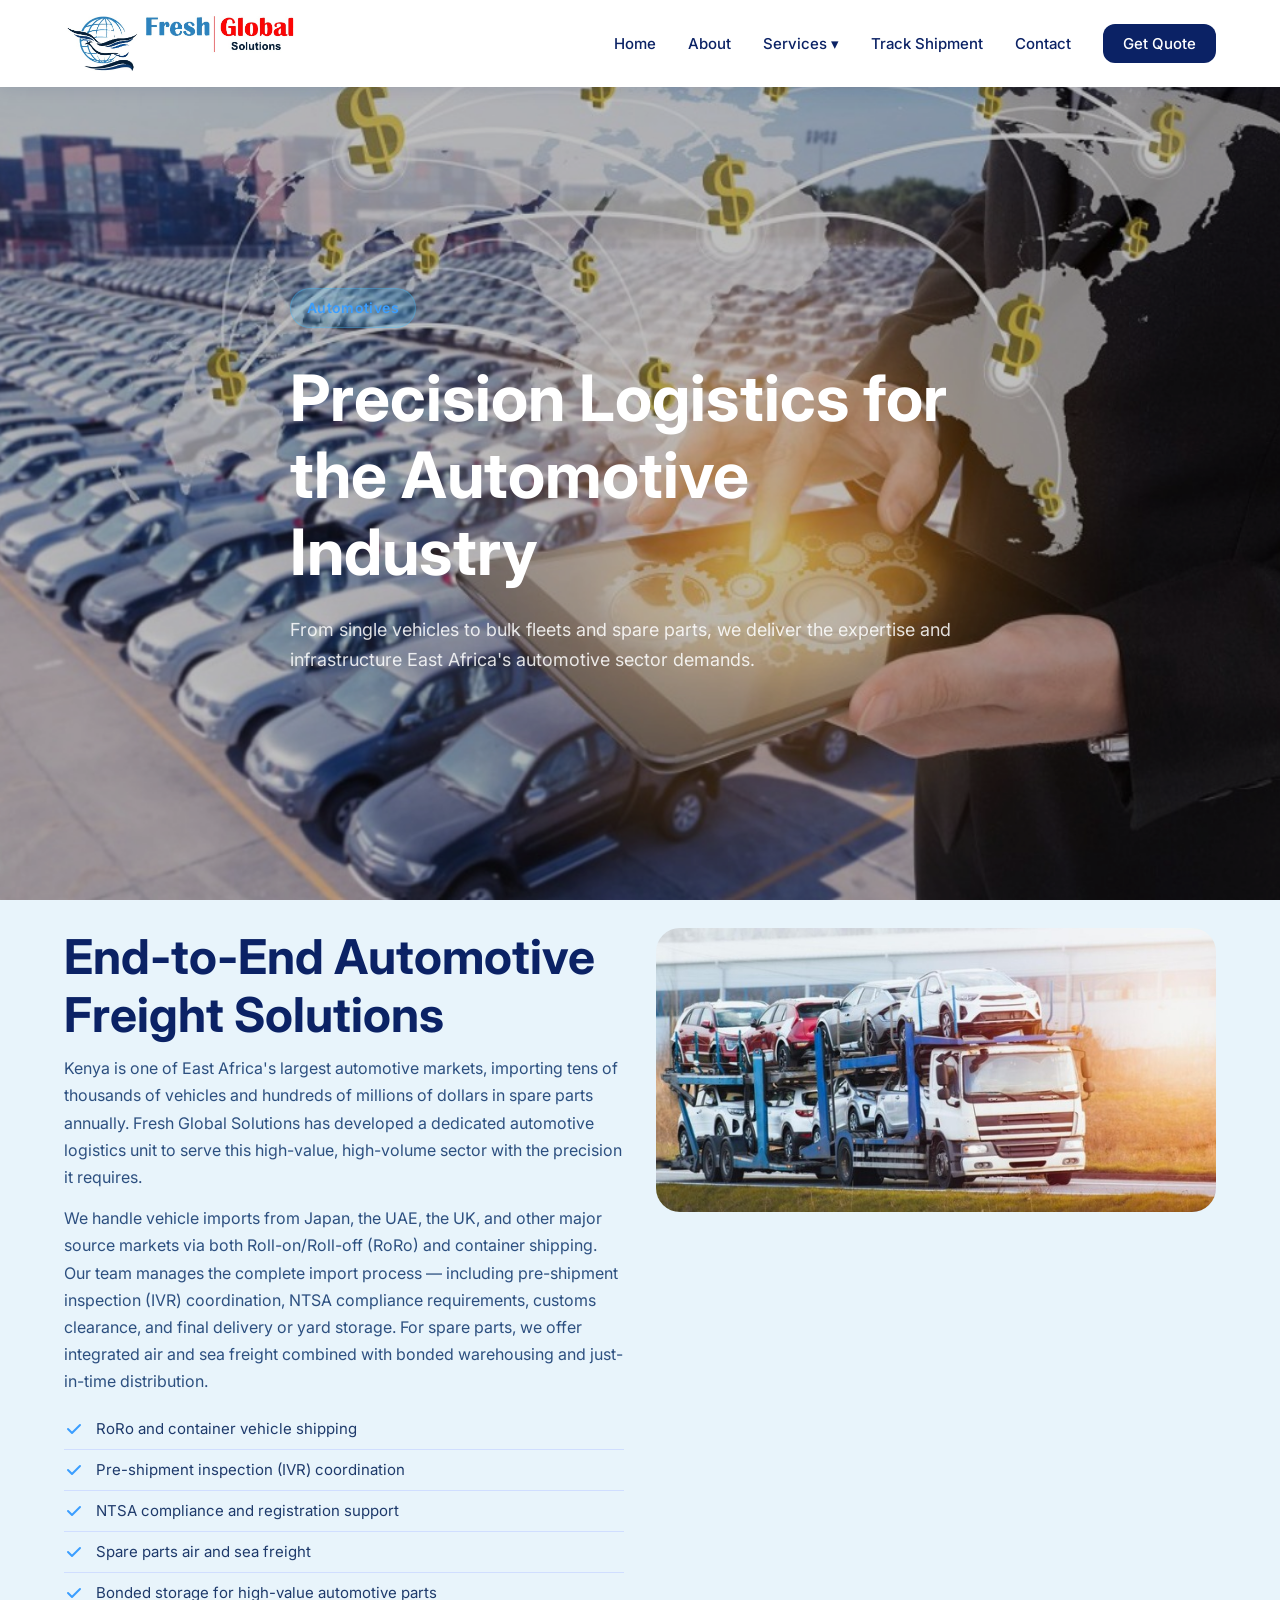
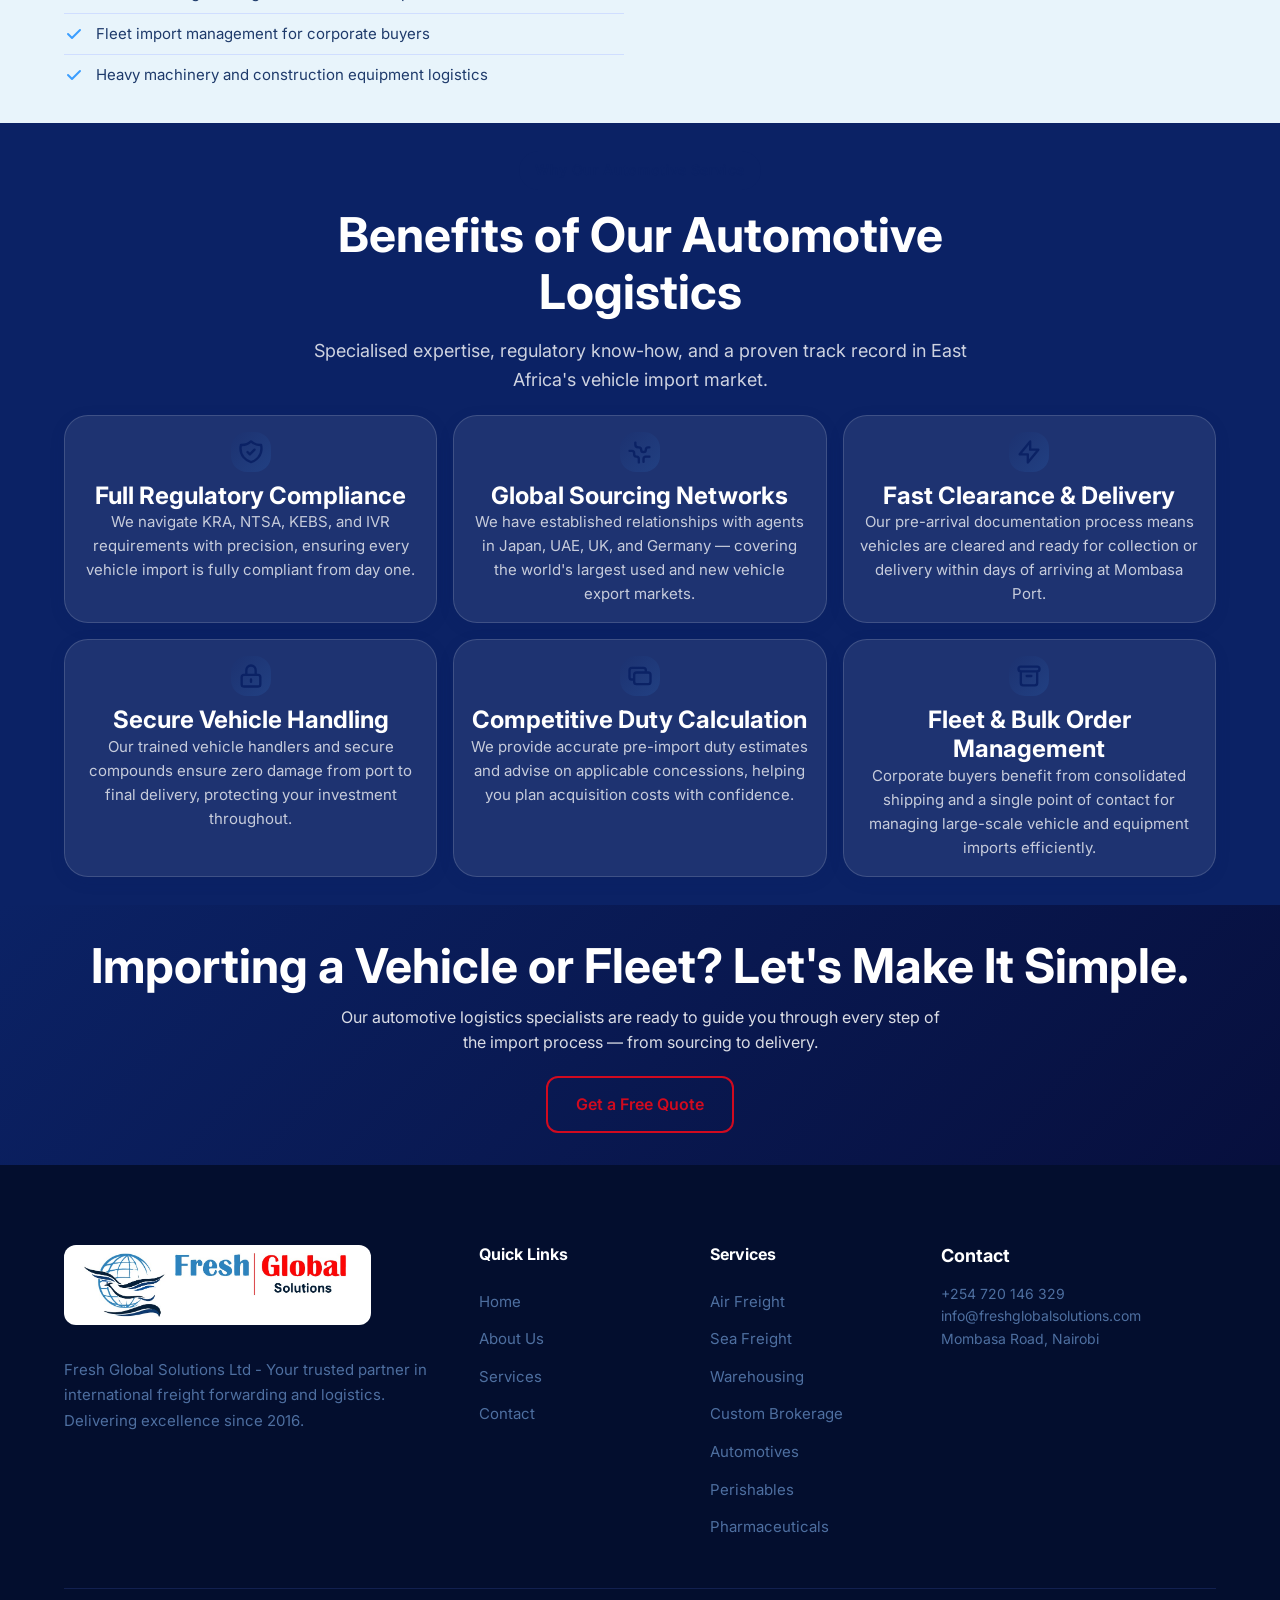
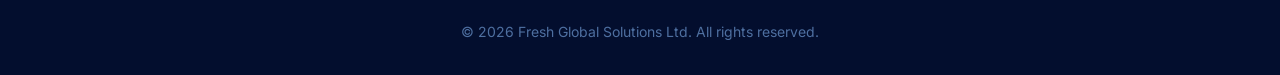
<file: automotives.html>
<!DOCTYPE html>
<html lang="en">
<head>
    <meta charset="UTF-8">
    <meta name="viewport" content="width=device-width, initial-scale=1.0">
    <title>Automotives Logistics | Fresh Global Solutions</title>
    <meta name="description" content="Specialist automotive freight and vehicle logistics services in East Africa. Fresh Global Solutions handles vehicles, parts, and machinery with care and compliance.">
    <link rel="stylesheet" href="styles.css">
    <link rel="preconnect" href="https://fonts.googleapis.com">
    <link href="https://fonts.googleapis.com/css2?family=Inter:wght@300;400;500;600;700;800&display=swap" rel="stylesheet">
</head>
<body>
    <nav class="navbar navbar-overlay" id="navbar">
        <div class="container nav-container">
            <a href="index.html" class="logo"><img src="images/PHOTO-2026-02-20-14-39-01.jpg" alt="Fresh Global Solutions" class="logo-img"></a>
            <button class="nav-toggle" id="navToggle"><span></span><span></span><span></span></button>
            <ul class="nav-menu" id="navMenu">
                <li><a href="index.html" class="nav-link">Home</a></li>
                <li><a href="about.html" class="nav-link">About</a></li>
                <li class="nav-item-dropdown"><a href="index.html#services" class="nav-link">Services ▾</a>
                    <div class="nav-dropdown"><a href="air-freight.html">Air Freight</a><a href="sea-freight.html">Sea Freight</a><a href="warehousing.html">Warehousing</a><a href="customs-brokerage.html">Custom Brokerage</a><a href="transport.html">Transport & Distribution</a><a href="supply-chain.html">Supply Chain Consultancy</a><a href="automotives.html">Automotives</a><a href="perishables.html">Perishables</a><a href="pharmaceuticals.html">Pharmaceuticals & Healthcare</a><a href="project-logistics.html">Project Logistics</a></div>
                </li>
                <li><a href="index.html#tracking" class="nav-link">Track Shipment</a></li>
                <li><a href="index.html#contact" class="nav-link">Contact</a></li>
                <li><a href="index.html#quote" class="nav-link btn-nav">Get Quote</a></li>
            </ul>
        </div>
    </nav>

    <!-- Hero -->
    <section class="service-hero" style="background-image: url('images/PHOTO-2026-02-28-12-33-22.jpg');">
        <div class="container">
            <div class="service-hero-content">
                <span class="section-badge">Automotives</span>
                <h1>Precision Logistics for the Automotive Industry</h1>
                <p>From single vehicles to bulk fleets and spare parts, we deliver the expertise and infrastructure East Africa's automotive sector demands.</p>
            </div>
        </div>
    </section>

    <!-- Detail -->
    <section class="service-detail">
        <div class="container">
            <div class="service-detail-grid">
                <div class="service-detail-content">
                    <h2>End-to-End Automotive Freight Solutions</h2>
                    <p>Kenya is one of East Africa's largest automotive markets, importing tens of thousands of vehicles and hundreds of millions of dollars in spare parts annually. Fresh Global Solutions has developed a dedicated automotive logistics unit to serve this high-value, high-volume sector with the precision it requires.</p>
                    <p>We handle vehicle imports from Japan, the UAE, the UK, and other major source markets via both Roll-on/Roll-off (RoRo) and container shipping. Our team manages the complete import process — including pre-shipment inspection (IVR) coordination, NTSA compliance requirements, customs clearance, and final delivery or yard storage. For spare parts, we offer integrated air and sea freight combined with bonded warehousing and just-in-time distribution.</p>
                    <ul class="service-features-list">
                        <li><svg width="20" height="20" viewBox="0 0 20 20" fill="currentColor"><path fill-rule="evenodd" d="M16.707 5.293a1 1 0 010 1.414l-8 8a1 1 0 01-1.414 0l-4-4a1 1 0 011.414-1.414L8 12.586l7.293-7.293a1 1 0 011.414 0z"/></svg> RoRo and container vehicle shipping</li>
                        <li><svg width="20" height="20" viewBox="0 0 20 20" fill="currentColor"><path fill-rule="evenodd" d="M16.707 5.293a1 1 0 010 1.414l-8 8a1 1 0 01-1.414 0l-4-4a1 1 0 011.414-1.414L8 12.586l7.293-7.293a1 1 0 011.414 0z"/></svg> Pre-shipment inspection (IVR) coordination</li>
                        <li><svg width="20" height="20" viewBox="0 0 20 20" fill="currentColor"><path fill-rule="evenodd" d="M16.707 5.293a1 1 0 010 1.414l-8 8a1 1 0 01-1.414 0l-4-4a1 1 0 011.414-1.414L8 12.586l7.293-7.293a1 1 0 011.414 0z"/></svg> NTSA compliance and registration support</li>
                        <li><svg width="20" height="20" viewBox="0 0 20 20" fill="currentColor"><path fill-rule="evenodd" d="M16.707 5.293a1 1 0 010 1.414l-8 8a1 1 0 01-1.414 0l-4-4a1 1 0 011.414-1.414L8 12.586l7.293-7.293a1 1 0 011.414 0z"/></svg> Spare parts air and sea freight</li>
                        <li><svg width="20" height="20" viewBox="0 0 20 20" fill="currentColor"><path fill-rule="evenodd" d="M16.707 5.293a1 1 0 010 1.414l-8 8a1 1 0 01-1.414 0l-4-4a1 1 0 011.414-1.414L8 12.586l7.293-7.293a1 1 0 011.414 0z"/></svg> Bonded storage for high-value automotive parts</li>
                        <li><svg width="20" height="20" viewBox="0 0 20 20" fill="currentColor"><path fill-rule="evenodd" d="M16.707 5.293a1 1 0 010 1.414l-8 8a1 1 0 01-1.414 0l-4-4a1 1 0 011.414-1.414L8 12.586l7.293-7.293a1 1 0 011.414 0z"/></svg> Fleet import management for corporate buyers</li>
                        <li><svg width="20" height="20" viewBox="0 0 20 20" fill="currentColor"><path fill-rule="evenodd" d="M16.707 5.293a1 1 0 010 1.414l-8 8a1 1 0 01-1.414 0l-4-4a1 1 0 011.414-1.414L8 12.586l7.293-7.293a1 1 0 011.414 0z"/></svg> Heavy machinery and construction equipment logistics</li>
                    </ul>
                </div>
                <div class="service-detail-image">
                    <img src="images/PHOTO-2026-02-28-12-31-57.jpg" alt="Automotive logistics and vehicle shipping">
                </div>
            </div>
        </div>
    </section>

    <!-- Benefits -->
    <section class="service-benefits" style="background: #0b2265;">
        <div class="container">
            <div class="section-header">
                <span class="section-badge">Why Our Automotive Service</span>
                <h2 style="color: #fff;">Benefits of Our Automotive Logistics</h2>
                <p style="color: rgba(255,255,255,0.8);">Specialised expertise, regulatory know-how, and a proven track record in East Africa's vehicle import market.</p>
            </div>
            <div class="benefits-grid">
                <div class="benefit-card" style="background: rgba(255,255,255,0.08); border-color: rgba(255,255,255,0.15);">
                    <div class="benefit-icon">
                        <svg width="28" height="28" fill="none" viewBox="0 0 24 24" stroke="currentColor"><path stroke-linecap="round" stroke-linejoin="round" stroke-width="2" d="M9 12l2 2 4-4m5.618-4.016A11.955 11.955 0 0112 2.944a11.955 11.955 0 01-8.618 3.04A12.02 12.02 0 003 9c0 5.591 3.824 10.29 9 11.622 5.176-1.332 9-6.03 9-11.622 0-1.042-.133-2.052-.382-3.016z"/></svg>
                    </div>
                    <h3 style="color: #fff;">Full Regulatory Compliance</h3>
                    <p style="color: rgba(255,255,255,0.75);">We navigate KRA, NTSA, KEBS, and IVR requirements with precision, ensuring every vehicle import is fully compliant from day one.</p>
                </div>
                <div class="benefit-card" style="background: rgba(255,255,255,0.08); border-color: rgba(255,255,255,0.15);">
                    <div class="benefit-icon">
                        <svg width="28" height="28" fill="none" viewBox="0 0 24 24" stroke="currentColor"><path stroke-linecap="round" stroke-linejoin="round" stroke-width="2" d="M3.055 11H5a2 2 0 012 2v1a2 2 0 002 2 2 2 0 012 2v2.945M8 3.935V5.5A2.5 2.5 0 0010.5 8h.5a2 2 0 012 2 2 2 0 104 0 2 2 0 012-2h1.064M15 20.488V18a2 2 0 012-2h3.064"/></svg>
                    </div>
                    <h3 style="color: #fff;">Global Sourcing Networks</h3>
                    <p style="color: rgba(255,255,255,0.75);">We have established relationships with agents in Japan, UAE, UK, and Germany — covering the world's largest used and new vehicle export markets.</p>
                </div>
                <div class="benefit-card" style="background: rgba(255,255,255,0.08); border-color: rgba(255,255,255,0.15);">
                    <div class="benefit-icon">
                        <svg width="28" height="28" fill="none" viewBox="0 0 24 24" stroke="currentColor"><path stroke-linecap="round" stroke-linejoin="round" stroke-width="2" d="M13 10V3L4 14h7v7l9-11h-7z"/></svg>
                    </div>
                    <h3 style="color: #fff;">Fast Clearance & Delivery</h3>
                    <p style="color: rgba(255,255,255,0.75);">Our pre-arrival documentation process means vehicles are cleared and ready for collection or delivery within days of arriving at Mombasa Port.</p>
                </div>
                <div class="benefit-card" style="background: rgba(255,255,255,0.08); border-color: rgba(255,255,255,0.15);">
                    <div class="benefit-icon">
                        <svg width="28" height="28" fill="none" viewBox="0 0 24 24" stroke="currentColor"><path stroke-linecap="round" stroke-linejoin="round" stroke-width="2" d="M12 15v2m-6 4h12a2 2 0 002-2v-6a2 2 0 00-2-2H6a2 2 0 00-2 2v6a2 2 0 002 2zm10-10V7a4 4 0 00-8 0v4h8z"/></svg>
                    </div>
                    <h3 style="color: #fff;">Secure Vehicle Handling</h3>
                    <p style="color: rgba(255,255,255,0.75);">Our trained vehicle handlers and secure compounds ensure zero damage from port to final delivery, protecting your investment throughout.</p>
                </div>
                <div class="benefit-card" style="background: rgba(255,255,255,0.08); border-color: rgba(255,255,255,0.15);">
                    <div class="benefit-icon">
                        <svg width="28" height="28" fill="none" viewBox="0 0 24 24" stroke="currentColor"><path stroke-linecap="round" stroke-linejoin="round" stroke-width="2" d="M17 9V7a2 2 0 00-2-2H5a2 2 0 00-2 2v6a2 2 0 002 2h2m2 4h10a2 2 0 002-2v-6a2 2 0 00-2-2H9a2 2 0 00-2 2v6a2 2 0 002 2z"/></svg>
                    </div>
                    <h3 style="color: #fff;">Competitive Duty Calculation</h3>
                    <p style="color: rgba(255,255,255,0.75);">We provide accurate pre-import duty estimates and advise on applicable concessions, helping you plan acquisition costs with confidence.</p>
                </div>
                <div class="benefit-card" style="background: rgba(255,255,255,0.08); border-color: rgba(255,255,255,0.15);">
                    <div class="benefit-icon">
                        <svg width="28" height="28" fill="none" viewBox="0 0 24 24" stroke="currentColor"><path stroke-linecap="round" stroke-linejoin="round" stroke-width="2" d="M5 8h14M5 8a2 2 0 110-4h14a2 2 0 110 4M5 8v10a2 2 0 002 2h10a2 2 0 002-2V8m-9 4h4"/></svg>
                    </div>
                    <h3 style="color: #fff;">Fleet & Bulk Order Management</h3>
                    <p style="color: rgba(255,255,255,0.75);">Corporate buyers benefit from consolidated shipping and a single point of contact for managing large-scale vehicle and equipment imports efficiently.</p>
                </div>
            </div>
        </div>
    </section>

    <!-- CTA -->
    <section class="service-cta">
        <div class="container">
            <h2>Importing a Vehicle or Fleet? Let's Make It Simple.</h2>
            <p>Our automotive logistics specialists are ready to guide you through every step of the import process — from sourcing to delivery.</p>
            <a href="index.html#quote" class="btn btn-outline">Get a Free Quote</a>
        </div>
    </section>

    <footer class="footer">
        <div class="container">
            <div class="footer-grid">
                <div class="footer-brand"><a href="index.html" class="logo"><img src="images/PHOTO-2026-02-20-14-39-01.jpg" alt="Fresh Global Solutions" class="logo-img footer-logo-img"></a><p>Fresh Global Solutions Ltd - Your trusted partner in international freight forwarding and logistics. Delivering excellence since 2016.</p></div>
                <div class="footer-links"><h4>Quick Links</h4><ul><li><a href="index.html">Home</a></li><li><a href="about.html">About Us</a></li><li><a href="index.html#services">Services</a></li><li><a href="index.html#contact">Contact</a></li></ul></div>
                <div class="footer-links"><h4>Services</h4><ul><li><a href="air-freight.html">Air Freight</a></li><li><a href="sea-freight.html">Sea Freight</a></li><li><a href="warehousing.html">Warehousing</a></li><li><a href="customs-brokerage.html">Custom Brokerage</a></li><li><a href="automotives.html">Automotives</a></li><li><a href="perishables.html">Perishables</a></li><li><a href="pharmaceuticals.html">Pharmaceuticals</a></li></ul></div>
                <div class="footer-newsletter"><h4>Contact</h4><p>+254 720 146 329<br>info@freshglobalsolutions.com<br>Mombasa Road, Nairobi</p></div>
            </div>
            <div class="footer-bottom"><p>&copy; 2026 Fresh Global Solutions Ltd. All rights reserved.</p></div>
        </div>
    </footer>
    <script src="script.js"></script>
</body>
</html>
</file>
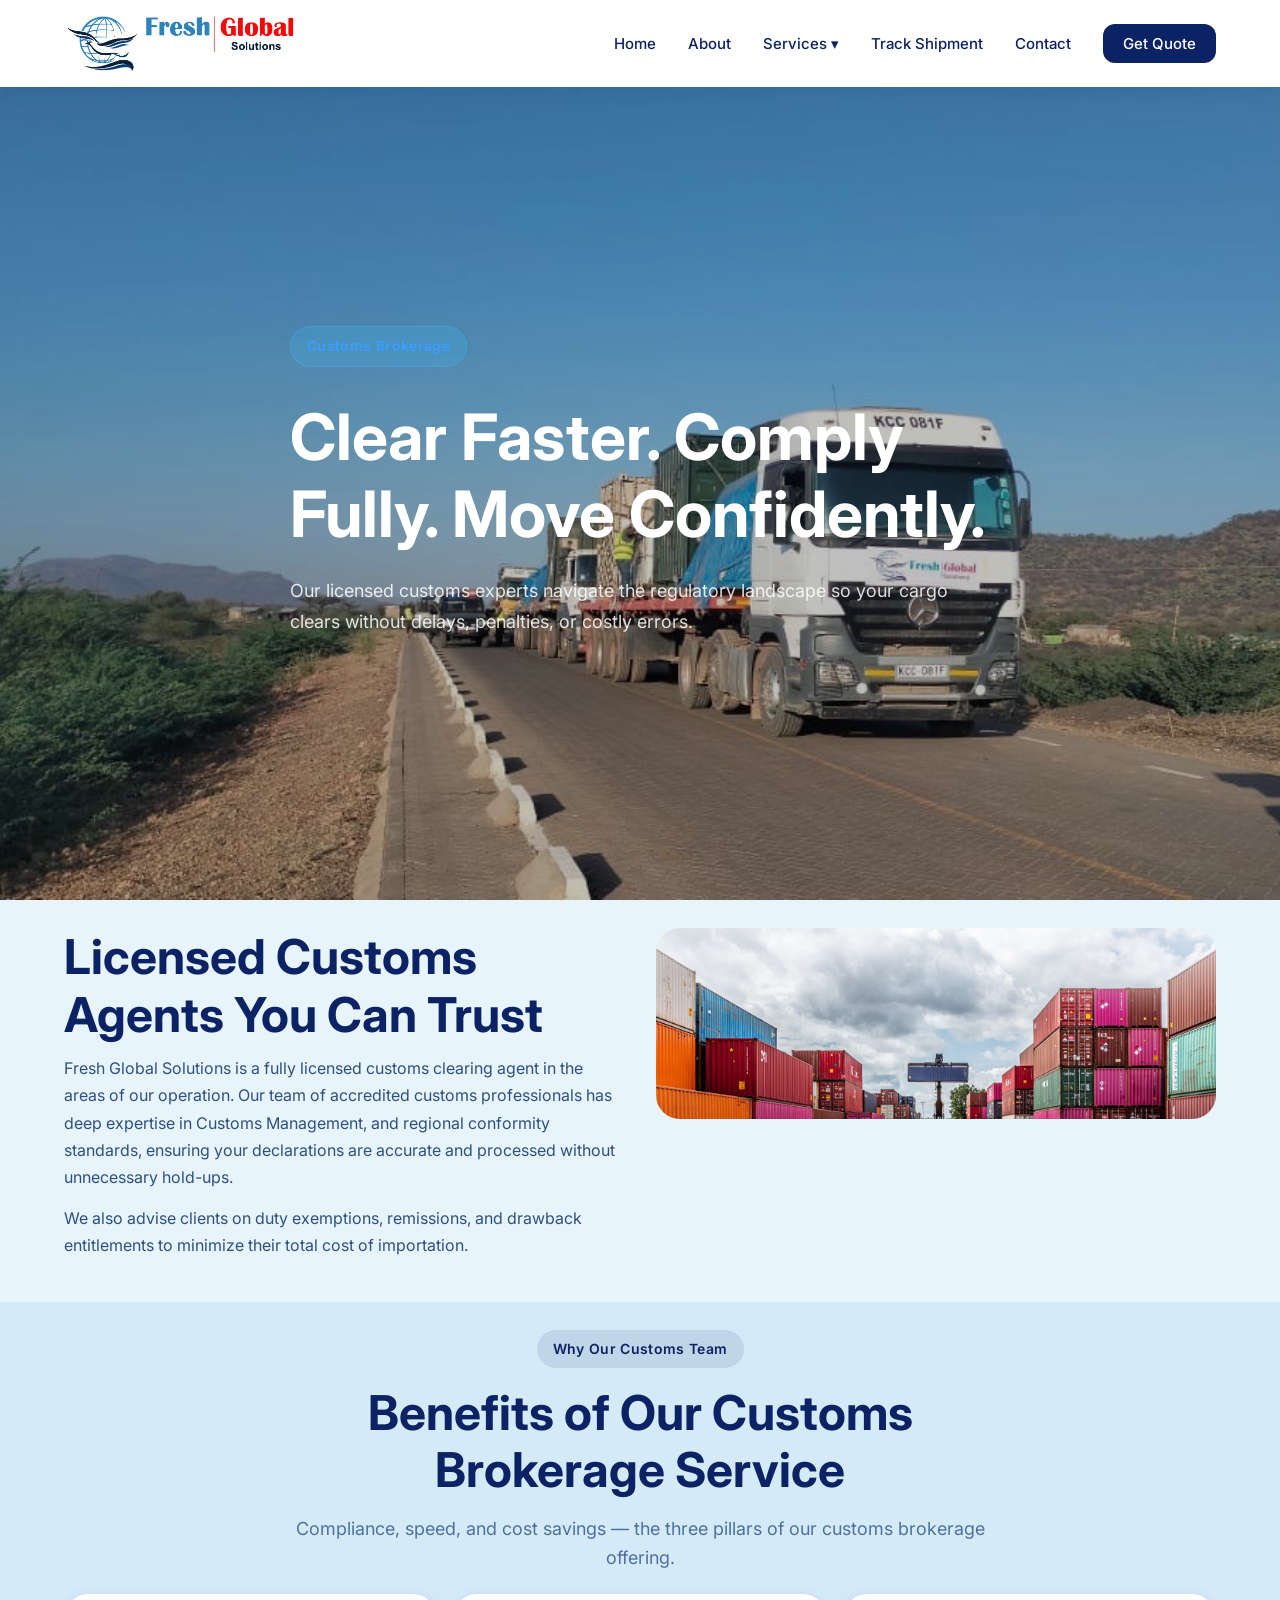
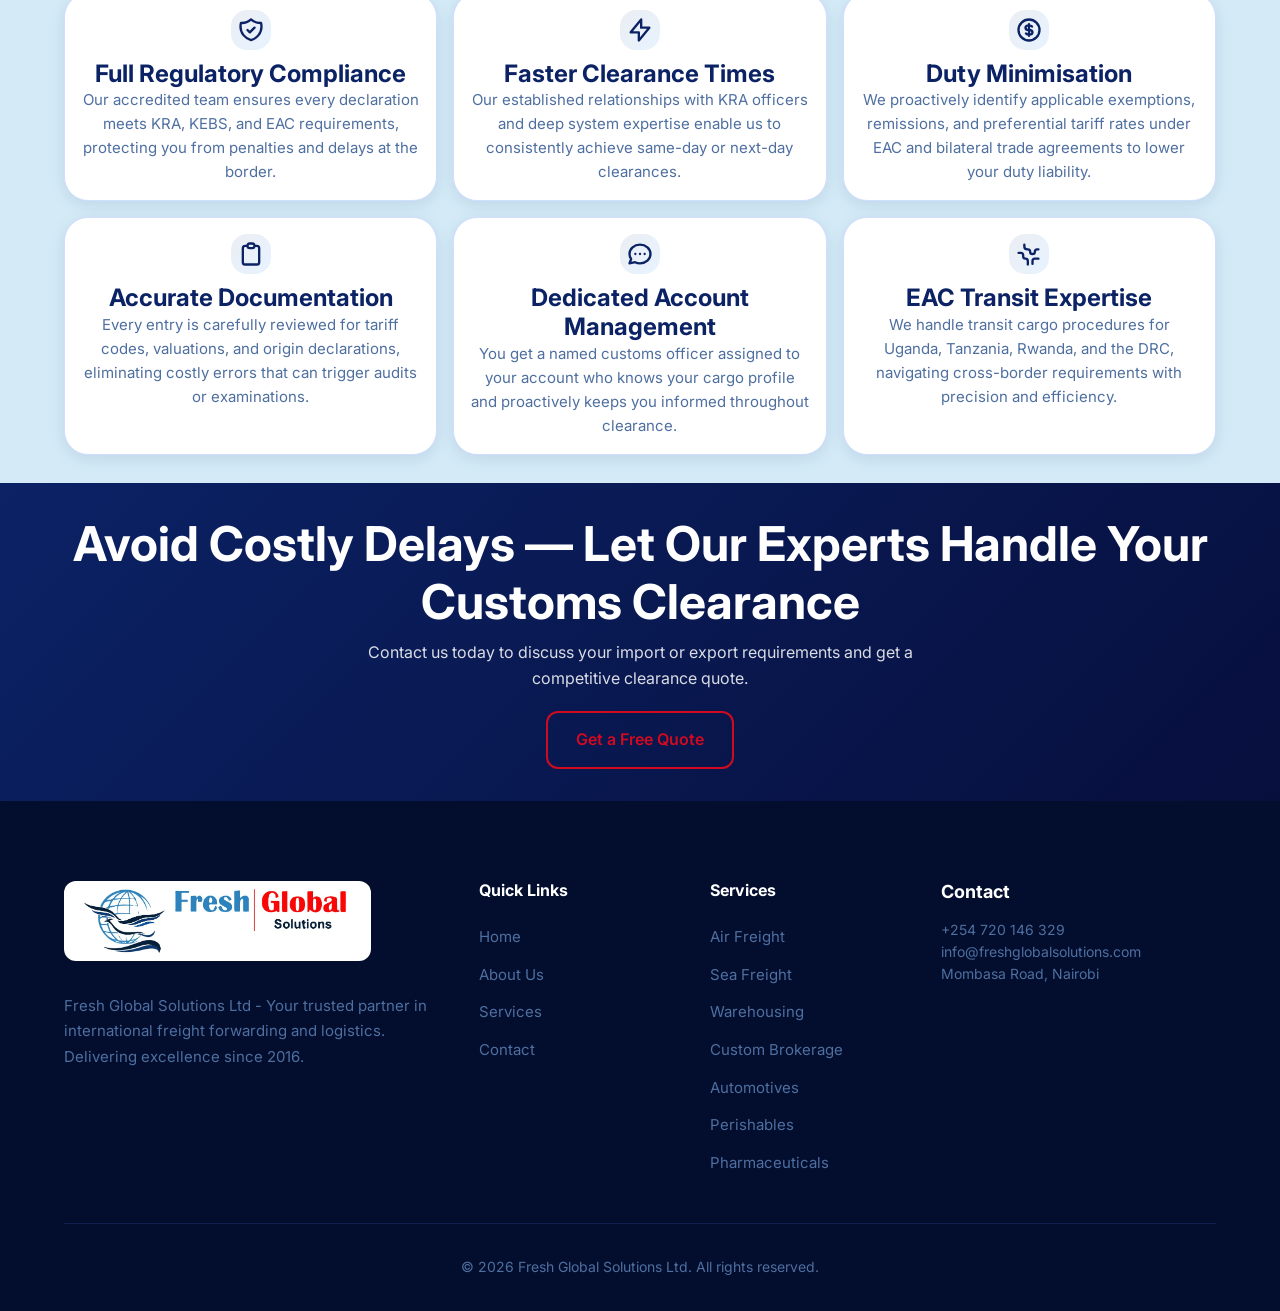
<file: customs-brokerage.html>
<!DOCTYPE html>
<html lang="en">
<head>
    <meta charset="UTF-8">
    <meta name="viewport" content="width=device-width, initial-scale=1.0">
    <title>Customs Brokerage | Fresh Global Solutions</title>
    <meta name="description" content="Expert customs brokerage and clearance services in Kenya. Fresh Global Solutions navigates KRA regulations to get your cargo cleared quickly and compliantly.">
    <link rel="stylesheet" href="styles.css">
    <link rel="preconnect" href="https://fonts.googleapis.com">
    <link href="https://fonts.googleapis.com/css2?family=Inter:wght@300;400;500;600;700;800&display=swap" rel="stylesheet">
</head>
<body>
    <nav class="navbar navbar-overlay" id="navbar">
        <div class="container nav-container">
            <a href="index.html" class="logo"><img src="images/PHOTO-2026-02-20-14-39-01.jpg" alt="Fresh Global Solutions" class="logo-img"></a>
            <button class="nav-toggle" id="navToggle"><span></span><span></span><span></span></button>
            <ul class="nav-menu" id="navMenu">
                <li><a href="index.html" class="nav-link">Home</a></li>
                <li><a href="about.html" class="nav-link">About</a></li>
                <li class="nav-item-dropdown"><a href="index.html#services" class="nav-link">Services ▾</a>
                    <div class="nav-dropdown"><a href="air-freight.html">Air Freight</a><a href="sea-freight.html">Sea Freight</a><a href="warehousing.html">Warehousing</a><a href="customs-brokerage.html">Custom Brokerage</a><a href="transport.html">Transport & Distribution</a><a href="supply-chain.html">Supply Chain Consultancy</a><a href="automotives.html">Automotives</a><a href="perishables.html">Perishables</a><a href="pharmaceuticals.html">Pharmaceuticals & Healthcare</a><a href="project-logistics.html">Project Logistics</a></div>
                </li>
                <li><a href="index.html#tracking" class="nav-link">Track Shipment</a></li>
                <li><a href="index.html#contact" class="nav-link">Contact</a></li>
                <li><a href="index.html#quote" class="nav-link btn-nav">Get Quote</a></li>
            </ul>
        </div>
    </nav>

    <!-- Hero -->
    <section class="service-hero" style="background-image: url('images/logoelements/c79f43a9-5488-4532-b972-d186c413912b.jpeg'); background-position: center 40%;">
        <div class="container">
            <div class="service-hero-content">
                <span class="section-badge">Customs Brokerage</span>
                <h1>Clear Faster. Comply Fully. Move Confidently.</h1>
                <p>Our licensed customs experts navigate the regulatory landscape so your cargo clears without delays, penalties, or costly errors.</p>
            </div>
        </div>
    </section>

    <!-- Detail -->
    <section class="service-detail">
        <div class="container">
            <div class="service-detail-grid">
                <div class="service-detail-content">
                    <h2>Licensed Customs Agents You Can Trust</h2>
                    <p>Fresh Global Solutions is a fully licensed customs clearing agent in the areas of our operation. Our team of accredited customs professionals has deep expertise in Customs Management, and regional conformity standards, ensuring your declarations are accurate and processed without unnecessary hold-ups.</p>
                    <p>We also advise clients on duty exemptions, remissions, and drawback entitlements to minimize their total cost of importation.</p>
                </div>
                <div class="service-detail-image">
                    <img src="images/PHOTO-2026-02-28-12-09-20.jpg" alt="Container yard port customs clearance">
                </div>
            </div>
        </div>
    </section>

    <!-- Benefits -->
    <section class="service-benefits">
        <div class="container">
            <div class="section-header">
                <span class="section-badge">Why Our Customs Team</span>
                <h2>Benefits of Our Customs Brokerage Service</h2>
                <p>Compliance, speed, and cost savings — the three pillars of our customs brokerage offering.</p>
            </div>
            <div class="benefits-grid">
                <div class="benefit-card">
                    <div class="benefit-icon">
                        <svg width="28" height="28" fill="none" viewBox="0 0 24 24" stroke="currentColor"><path stroke-linecap="round" stroke-linejoin="round" stroke-width="2" d="M9 12l2 2 4-4m5.618-4.016A11.955 11.955 0 0112 2.944a11.955 11.955 0 01-8.618 3.04A12.02 12.02 0 003 9c0 5.591 3.824 10.29 9 11.622 5.176-1.332 9-6.03 9-11.622 0-1.042-.133-2.052-.382-3.016z"/></svg>
                    </div>
                    <h3>Full Regulatory Compliance</h3>
                    <p>Our accredited team ensures every declaration meets KRA, KEBS, and EAC requirements, protecting you from penalties and delays at the border.</p>
                </div>
                <div class="benefit-card">
                    <div class="benefit-icon">
                        <svg width="28" height="28" fill="none" viewBox="0 0 24 24" stroke="currentColor"><path stroke-linecap="round" stroke-linejoin="round" stroke-width="2" d="M13 10V3L4 14h7v7l9-11h-7z"/></svg>
                    </div>
                    <h3>Faster Clearance Times</h3>
                    <p>Our established relationships with KRA officers and deep system expertise enable us to consistently achieve same-day or next-day clearances.</p>
                </div>
                <div class="benefit-card">
                    <div class="benefit-icon">
                        <svg width="28" height="28" fill="none" viewBox="0 0 24 24" stroke="currentColor"><path stroke-linecap="round" stroke-linejoin="round" stroke-width="2" d="M12 8c-1.657 0-3 .895-3 2s1.343 2 3 2 3 .895 3 2-1.343 2-3 2m0-8c1.11 0 2.08.402 2.599 1M12 8V7m0 1v8m0 0v1m0-1c-1.11 0-2.08-.402-2.599-1M21 12a9 9 0 11-18 0 9 9 0 0118 0z"/></svg>
                    </div>
                    <h3>Duty Minimisation</h3>
                    <p>We proactively identify applicable exemptions, remissions, and preferential tariff rates under EAC and bilateral trade agreements to lower your duty liability.</p>
                </div>
                <div class="benefit-card">
                    <div class="benefit-icon">
                        <svg width="28" height="28" fill="none" viewBox="0 0 24 24" stroke="currentColor"><path stroke-linecap="round" stroke-linejoin="round" stroke-width="2" d="M9 5H7a2 2 0 00-2 2v12a2 2 0 002 2h10a2 2 0 002-2V7a2 2 0 00-2-2h-2M9 5a2 2 0 002 2h2a2 2 0 002-2M9 5a2 2 0 012-2h2a2 2 0 012 2"/></svg>
                    </div>
                    <h3>Accurate Documentation</h3>
                    <p>Every entry is carefully reviewed for tariff codes, valuations, and origin declarations, eliminating costly errors that can trigger audits or examinations.</p>
                </div>
                <div class="benefit-card">
                    <div class="benefit-icon">
                        <svg width="28" height="28" fill="none" viewBox="0 0 24 24" stroke="currentColor"><path stroke-linecap="round" stroke-linejoin="round" stroke-width="2" d="M8 12h.01M12 12h.01M16 12h.01M21 12c0 4.418-4.03 8-9 8a9.863 9.863 0 01-4.255-.949L3 20l1.395-3.72C3.512 15.042 3 13.574 3 12c0-4.418 4.03-8 9-8s9 3.582 9 8z"/></svg>
                    </div>
                    <h3>Dedicated Account Management</h3>
                    <p>You get a named customs officer assigned to your account who knows your cargo profile and proactively keeps you informed throughout clearance.</p>
                </div>
                <div class="benefit-card">
                    <div class="benefit-icon">
                        <svg width="28" height="28" fill="none" viewBox="0 0 24 24" stroke="currentColor"><path stroke-linecap="round" stroke-linejoin="round" stroke-width="2" d="M3.055 11H5a2 2 0 012 2v1a2 2 0 002 2 2 2 0 012 2v2.945M8 3.935V5.5A2.5 2.5 0 0010.5 8h.5a2 2 0 012 2 2 2 0 104 0 2 2 0 012-2h1.064M15 20.488V18a2 2 0 012-2h3.064"/></svg>
                    </div>
                    <h3>EAC Transit Expertise</h3>
                    <p>We handle transit cargo procedures for Uganda, Tanzania, Rwanda, and the DRC, navigating cross-border requirements with precision and efficiency.</p>
                </div>
            </div>
        </div>
    </section>

    <!-- CTA -->
    <section class="service-cta">
        <div class="container">
            <h2>Avoid Costly Delays — Let Our Experts Handle Your Customs Clearance</h2>
            <p>Contact us today to discuss your import or export requirements and get a competitive clearance quote.</p>
            <a href="index.html#quote" class="btn btn-outline">Get a Free Quote</a>
        </div>
    </section>

    <footer class="footer">
        <div class="container">
            <div class="footer-grid">
                <div class="footer-brand"><a href="index.html" class="logo"><img src="images/PHOTO-2026-02-20-14-39-01.jpg" alt="Fresh Global Solutions" class="logo-img footer-logo-img"></a><p>Fresh Global Solutions Ltd - Your trusted partner in international freight forwarding and logistics. Delivering excellence since 2016.</p></div>
                <div class="footer-links"><h4>Quick Links</h4><ul><li><a href="index.html">Home</a></li><li><a href="about.html">About Us</a></li><li><a href="index.html#services">Services</a></li><li><a href="index.html#contact">Contact</a></li></ul></div>
                <div class="footer-links"><h4>Services</h4><ul><li><a href="air-freight.html">Air Freight</a></li><li><a href="sea-freight.html">Sea Freight</a></li><li><a href="warehousing.html">Warehousing</a></li><li><a href="customs-brokerage.html">Custom Brokerage</a></li><li><a href="automotives.html">Automotives</a></li><li><a href="perishables.html">Perishables</a></li><li><a href="pharmaceuticals.html">Pharmaceuticals</a></li></ul></div>
                <div class="footer-newsletter"><h4>Contact</h4><p>+254 720 146 329<br>info@freshglobalsolutions.com<br>Mombasa Road, Nairobi</p></div>
            </div>
            <div class="footer-bottom"><p>&copy; 2026 Fresh Global Solutions Ltd. All rights reserved.</p></div>
        </div>
    </footer>
    <script src="script.js"></script>
</body>
</html>
</file>
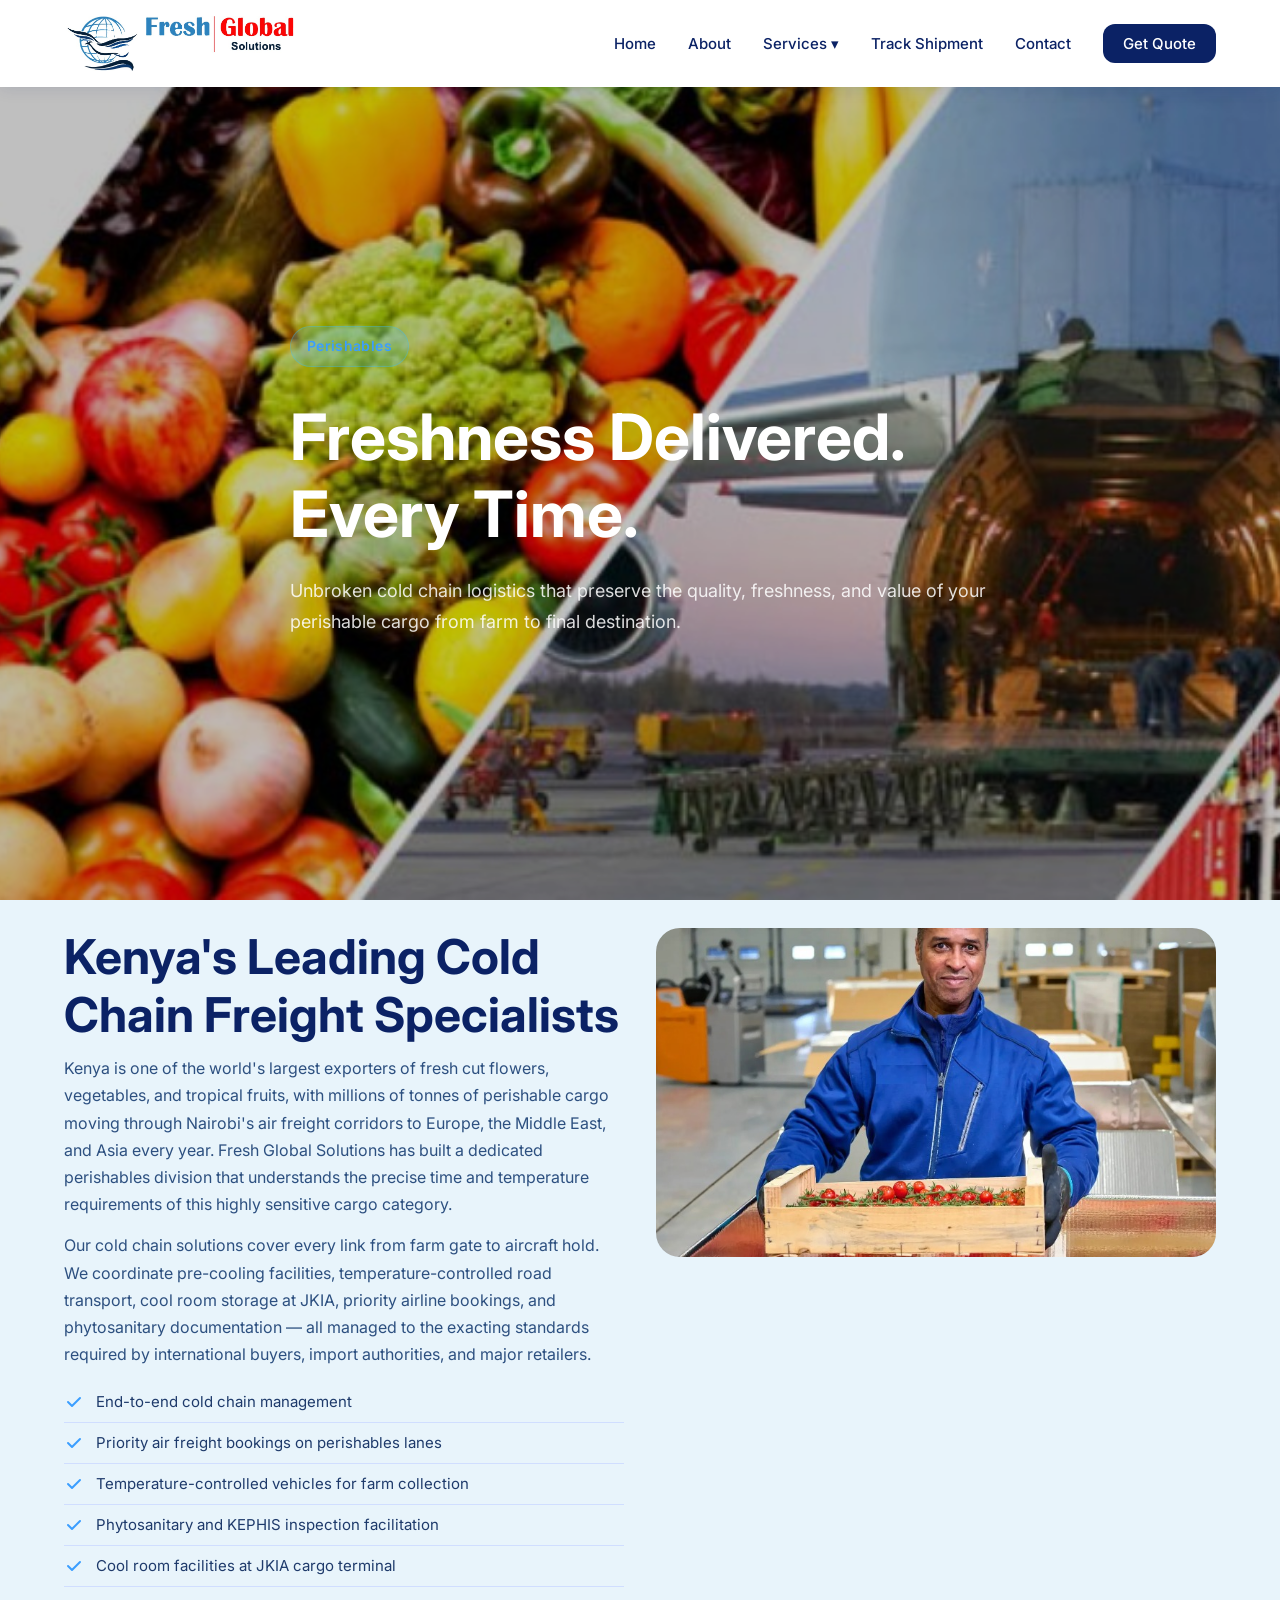
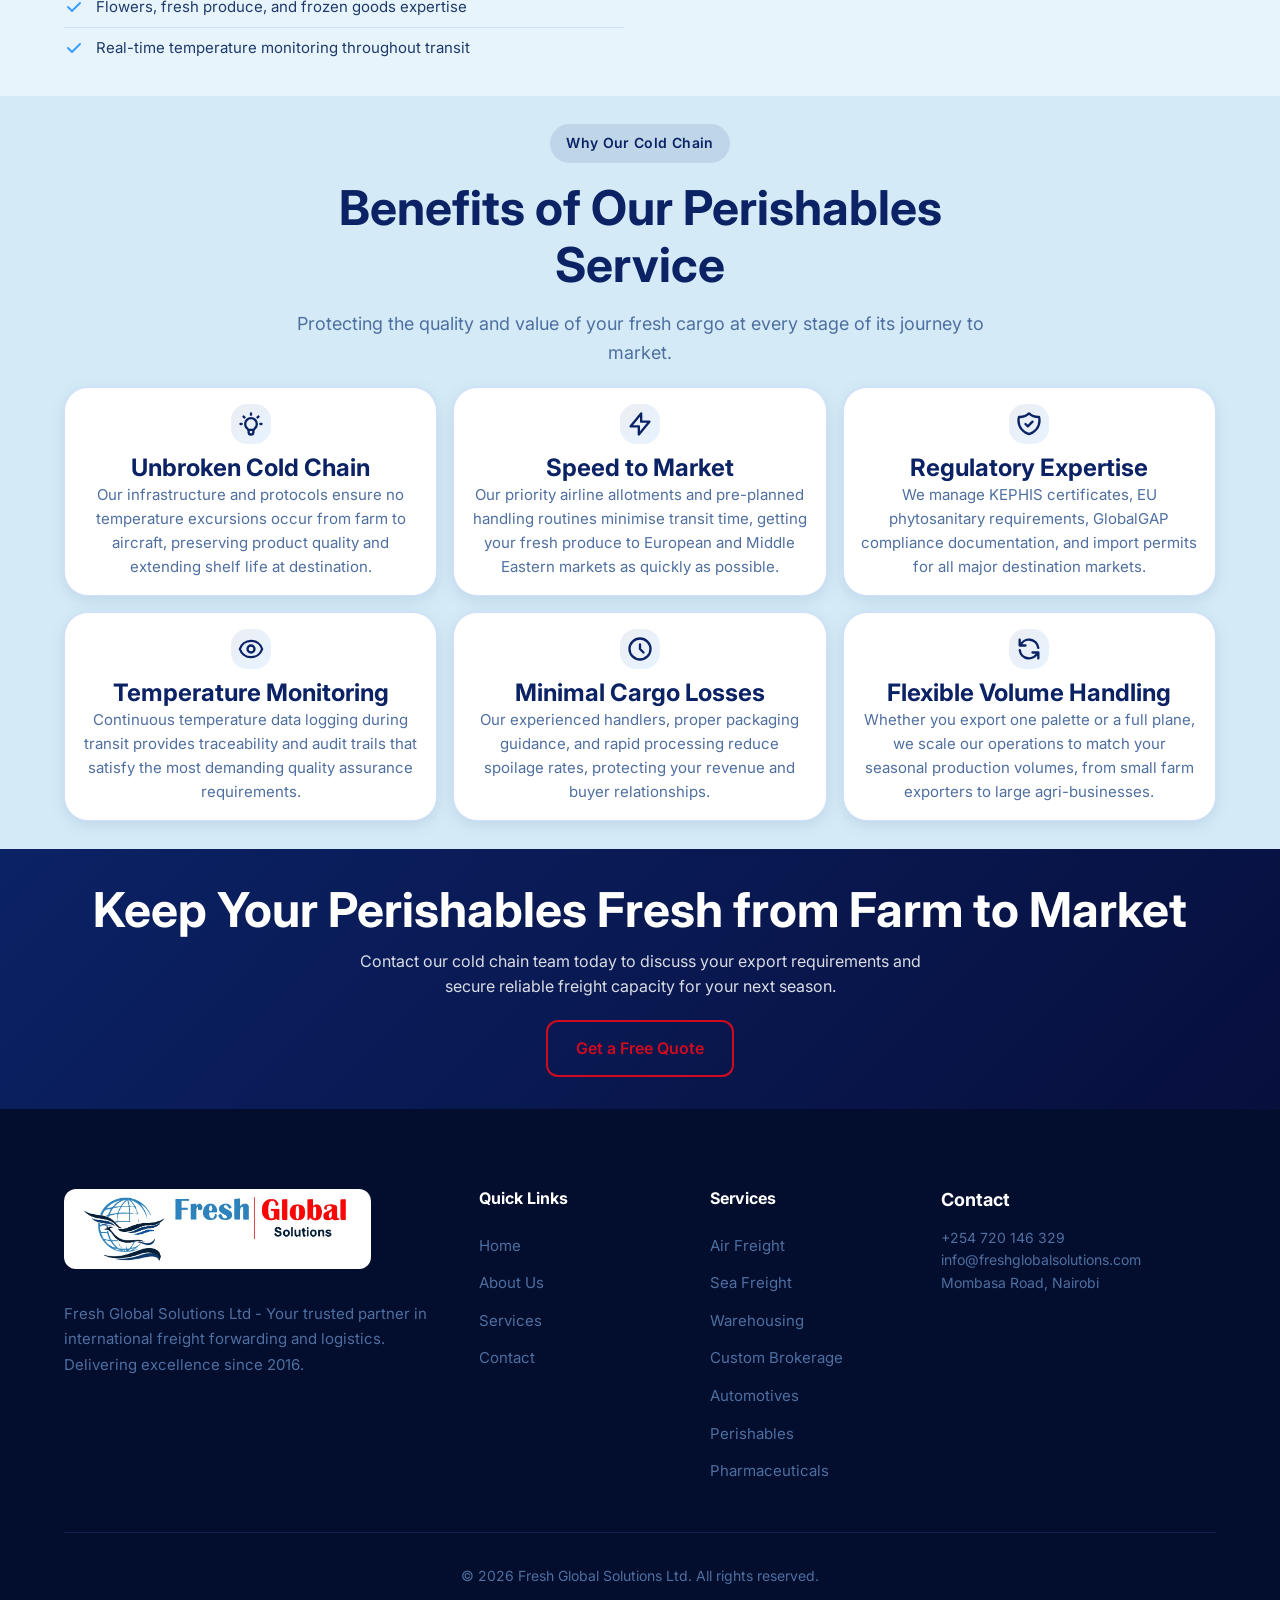
<file: perishables.html>
<!DOCTYPE html>
<html lang="en">
<head>
    <meta charset="UTF-8">
    <meta name="viewport" content="width=device-width, initial-scale=1.0">
    <title>Perishables Logistics | Fresh Global Solutions</title>
    <meta name="description" content="Cold chain and temperature-controlled freight solutions for perishable cargo in East Africa. Fresh Global Solutions keeps your fresh produce, flowers, and food products in perfect condition.">
    <link rel="stylesheet" href="styles.css">
    <link rel="preconnect" href="https://fonts.googleapis.com">
    <link href="https://fonts.googleapis.com/css2?family=Inter:wght@300;400;500;600;700;800&display=swap" rel="stylesheet">
</head>
<body>
    <nav class="navbar navbar-overlay" id="navbar">
        <div class="container nav-container">
            <a href="index.html" class="logo"><img src="images/PHOTO-2026-02-20-14-39-01.jpg" alt="Fresh Global Solutions" class="logo-img"></a>
            <button class="nav-toggle" id="navToggle"><span></span><span></span><span></span></button>
            <ul class="nav-menu" id="navMenu">
                <li><a href="index.html" class="nav-link">Home</a></li>
                <li><a href="about.html" class="nav-link">About</a></li>
                <li class="nav-item-dropdown"><a href="index.html#services" class="nav-link">Services ▾</a>
                    <div class="nav-dropdown"><a href="air-freight.html">Air Freight</a><a href="sea-freight.html">Sea Freight</a><a href="warehousing.html">Warehousing</a><a href="customs-brokerage.html">Custom Brokerage</a><a href="transport.html">Transport & Distribution</a><a href="supply-chain.html">Supply Chain Consultancy</a><a href="automotives.html">Automotives</a><a href="perishables.html">Perishables</a><a href="pharmaceuticals.html">Pharmaceuticals & Healthcare</a><a href="project-logistics.html">Project Logistics</a></div>
                </li>
                <li><a href="index.html#tracking" class="nav-link">Track Shipment</a></li>
                <li><a href="index.html#contact" class="nav-link">Contact</a></li>
                <li><a href="index.html#quote" class="nav-link btn-nav">Get Quote</a></li>
            </ul>
        </div>
    </nav>

    <!-- Hero -->
    <section class="service-hero" style="background-image: url('images/PHOTO-2026-02-28-12-54-48.jpg');">
        <div class="container">
            <div class="service-hero-content">
                <span class="section-badge">Perishables</span>
                <h1>Freshness Delivered. Every Time.</h1>
                <p>Unbroken cold chain logistics that preserve the quality, freshness, and value of your perishable cargo from farm to final destination.</p>
            </div>
        </div>
    </section>

    <!-- Detail -->
    <section class="service-detail">
        <div class="container">
            <div class="service-detail-grid">
                <div class="service-detail-content">
                    <h2>Kenya's Leading Cold Chain Freight Specialists</h2>
                    <p>Kenya is one of the world's largest exporters of fresh cut flowers, vegetables, and tropical fruits, with millions of tonnes of perishable cargo moving through Nairobi's air freight corridors to Europe, the Middle East, and Asia every year. Fresh Global Solutions has built a dedicated perishables division that understands the precise time and temperature requirements of this highly sensitive cargo category.</p>
                    <p>Our cold chain solutions cover every link from farm gate to aircraft hold. We coordinate pre-cooling facilities, temperature-controlled road transport, cool room storage at JKIA, priority airline bookings, and phytosanitary documentation — all managed to the exacting standards required by international buyers, import authorities, and major retailers.</p>
                    <ul class="service-features-list">
                        <li><svg width="20" height="20" viewBox="0 0 20 20" fill="currentColor"><path fill-rule="evenodd" d="M16.707 5.293a1 1 0 010 1.414l-8 8a1 1 0 01-1.414 0l-4-4a1 1 0 011.414-1.414L8 12.586l7.293-7.293a1 1 0 011.414 0z"/></svg> End-to-end cold chain management</li>
                        <li><svg width="20" height="20" viewBox="0 0 20 20" fill="currentColor"><path fill-rule="evenodd" d="M16.707 5.293a1 1 0 010 1.414l-8 8a1 1 0 01-1.414 0l-4-4a1 1 0 011.414-1.414L8 12.586l7.293-7.293a1 1 0 011.414 0z"/></svg> Priority air freight bookings on perishables lanes</li>
                        <li><svg width="20" height="20" viewBox="0 0 20 20" fill="currentColor"><path fill-rule="evenodd" d="M16.707 5.293a1 1 0 010 1.414l-8 8a1 1 0 01-1.414 0l-4-4a1 1 0 011.414-1.414L8 12.586l7.293-7.293a1 1 0 011.414 0z"/></svg> Temperature-controlled vehicles for farm collection</li>
                        <li><svg width="20" height="20" viewBox="0 0 20 20" fill="currentColor"><path fill-rule="evenodd" d="M16.707 5.293a1 1 0 010 1.414l-8 8a1 1 0 01-1.414 0l-4-4a1 1 0 011.414-1.414L8 12.586l7.293-7.293a1 1 0 011.414 0z"/></svg> Phytosanitary and KEPHIS inspection facilitation</li>
                        <li><svg width="20" height="20" viewBox="0 0 20 20" fill="currentColor"><path fill-rule="evenodd" d="M16.707 5.293a1 1 0 010 1.414l-8 8a1 1 0 01-1.414 0l-4-4a1 1 0 011.414-1.414L8 12.586l7.293-7.293a1 1 0 011.414 0z"/></svg> Cool room facilities at JKIA cargo terminal</li>
                        <li><svg width="20" height="20" viewBox="0 0 20 20" fill="currentColor"><path fill-rule="evenodd" d="M16.707 5.293a1 1 0 010 1.414l-8 8a1 1 0 01-1.414 0l-4-4a1 1 0 011.414-1.414L8 12.586l7.293-7.293a1 1 0 011.414 0z"/></svg> Flowers, fresh produce, and frozen goods expertise</li>
                        <li><svg width="20" height="20" viewBox="0 0 20 20" fill="currentColor"><path fill-rule="evenodd" d="M16.707 5.293a1 1 0 010 1.414l-8 8a1 1 0 01-1.414 0l-4-4a1 1 0 011.414-1.414L8 12.586l7.293-7.293a1 1 0 011.414 0z"/></svg> Real-time temperature monitoring throughout transit</li>
                    </ul>
                </div>
                <div class="service-detail-image">
                    <img src="images/PHOTO-2026-02-28-12-05-55.jpg" alt="Perishables cold chain logistics">
                </div>
            </div>
        </div>
    </section>

    <!-- Benefits -->
    <section class="service-benefits">
        <div class="container">
            <div class="section-header">
                <span class="section-badge">Why Our Cold Chain</span>
                <h2>Benefits of Our Perishables Service</h2>
                <p>Protecting the quality and value of your fresh cargo at every stage of its journey to market.</p>
            </div>
            <div class="benefits-grid">
                <div class="benefit-card">
                    <div class="benefit-icon">
                        <svg width="28" height="28" fill="none" viewBox="0 0 24 24" stroke="currentColor"><path stroke-linecap="round" stroke-linejoin="round" stroke-width="2" d="M9.663 17h4.673M12 3v1m6.364 1.636l-.707.707M21 12h-1M4 12H3m3.343-5.657l-.707-.707m2.828 9.9a5 5 0 117.072 0l-.548.547A3.374 3.374 0 0014 18.469V19a2 2 0 11-4 0v-.531c0-.895-.356-1.754-.988-2.386l-.548-.547z"/></svg>
                    </div>
                    <h3>Unbroken Cold Chain</h3>
                    <p>Our infrastructure and protocols ensure no temperature excursions occur from farm to aircraft, preserving product quality and extending shelf life at destination.</p>
                </div>
                <div class="benefit-card">
                    <div class="benefit-icon">
                        <svg width="28" height="28" fill="none" viewBox="0 0 24 24" stroke="currentColor"><path stroke-linecap="round" stroke-linejoin="round" stroke-width="2" d="M13 10V3L4 14h7v7l9-11h-7z"/></svg>
                    </div>
                    <h3>Speed to Market</h3>
                    <p>Our priority airline allotments and pre-planned handling routines minimise transit time, getting your fresh produce to European and Middle Eastern markets as quickly as possible.</p>
                </div>
                <div class="benefit-card">
                    <div class="benefit-icon">
                        <svg width="28" height="28" fill="none" viewBox="0 0 24 24" stroke="currentColor"><path stroke-linecap="round" stroke-linejoin="round" stroke-width="2" d="M9 12l2 2 4-4m5.618-4.016A11.955 11.955 0 0112 2.944a11.955 11.955 0 01-8.618 3.04A12.02 12.02 0 003 9c0 5.591 3.824 10.29 9 11.622 5.176-1.332 9-6.03 9-11.622 0-1.042-.133-2.052-.382-3.016z"/></svg>
                    </div>
                    <h3>Regulatory Expertise</h3>
                    <p>We manage KEPHIS certificates, EU phytosanitary requirements, GlobalGAP compliance documentation, and import permits for all major destination markets.</p>
                </div>
                <div class="benefit-card">
                    <div class="benefit-icon">
                        <svg width="28" height="28" fill="none" viewBox="0 0 24 24" stroke="currentColor"><path stroke-linecap="round" stroke-linejoin="round" stroke-width="2" d="M15 12a3 3 0 11-6 0 3 3 0 016 0z"/><path stroke-linecap="round" stroke-linejoin="round" stroke-width="2" d="M2.458 12C3.732 7.943 7.523 5 12 5c4.478 0 8.268 2.943 9.542 7-1.274 4.057-5.064 7-9.542 7-4.477 0-8.268-2.943-9.542-7z"/></svg>
                    </div>
                    <h3>Temperature Monitoring</h3>
                    <p>Continuous temperature data logging during transit provides traceability and audit trails that satisfy the most demanding quality assurance requirements.</p>
                </div>
                <div class="benefit-card">
                    <div class="benefit-icon">
                        <svg width="28" height="28" fill="none" viewBox="0 0 24 24" stroke="currentColor"><path stroke-linecap="round" stroke-linejoin="round" stroke-width="2" d="M12 8v4l3 3m6-3a9 9 0 11-18 0 9 9 0 0118 0z"/></svg>
                    </div>
                    <h3>Minimal Cargo Losses</h3>
                    <p>Our experienced handlers, proper packaging guidance, and rapid processing reduce spoilage rates, protecting your revenue and buyer relationships.</p>
                </div>
                <div class="benefit-card">
                    <div class="benefit-icon">
                        <svg width="28" height="28" fill="none" viewBox="0 0 24 24" stroke="currentColor"><path stroke-linecap="round" stroke-linejoin="round" stroke-width="2" d="M4 4v5h.582m15.356 2A8.001 8.001 0 004.582 9m0 0H9m11 11v-5h-.581m0 0a8.003 8.003 0 01-15.357-2m15.357 2H15"/></svg>
                    </div>
                    <h3>Flexible Volume Handling</h3>
                    <p>Whether you export one palette or a full plane, we scale our operations to match your seasonal production volumes, from small farm exporters to large agri-businesses.</p>
                </div>
            </div>
        </div>
    </section>

    <!-- CTA -->
    <section class="service-cta">
        <div class="container">
            <h2>Keep Your Perishables Fresh from Farm to Market</h2>
            <p>Contact our cold chain team today to discuss your export requirements and secure reliable freight capacity for your next season.</p>
            <a href="index.html#quote" class="btn btn-outline">Get a Free Quote</a>
        </div>
    </section>

    <footer class="footer">
        <div class="container">
            <div class="footer-grid">
                <div class="footer-brand"><a href="index.html" class="logo"><img src="images/PHOTO-2026-02-20-14-39-01.jpg" alt="Fresh Global Solutions" class="logo-img footer-logo-img"></a><p>Fresh Global Solutions Ltd - Your trusted partner in international freight forwarding and logistics. Delivering excellence since 2016.</p></div>
                <div class="footer-links"><h4>Quick Links</h4><ul><li><a href="index.html">Home</a></li><li><a href="about.html">About Us</a></li><li><a href="index.html#services">Services</a></li><li><a href="index.html#contact">Contact</a></li></ul></div>
                <div class="footer-links"><h4>Services</h4><ul><li><a href="air-freight.html">Air Freight</a></li><li><a href="sea-freight.html">Sea Freight</a></li><li><a href="warehousing.html">Warehousing</a></li><li><a href="customs-brokerage.html">Custom Brokerage</a></li><li><a href="automotives.html">Automotives</a></li><li><a href="perishables.html">Perishables</a></li><li><a href="pharmaceuticals.html">Pharmaceuticals</a></li></ul></div>
                <div class="footer-newsletter"><h4>Contact</h4><p>+254 720 146 329<br>info@freshglobalsolutions.com<br>Mombasa Road, Nairobi</p></div>
            </div>
            <div class="footer-bottom"><p>&copy; 2026 Fresh Global Solutions Ltd. All rights reserved.</p></div>
        </div>
    </footer>
    <script src="script.js"></script>
</body>
</html>
</file>
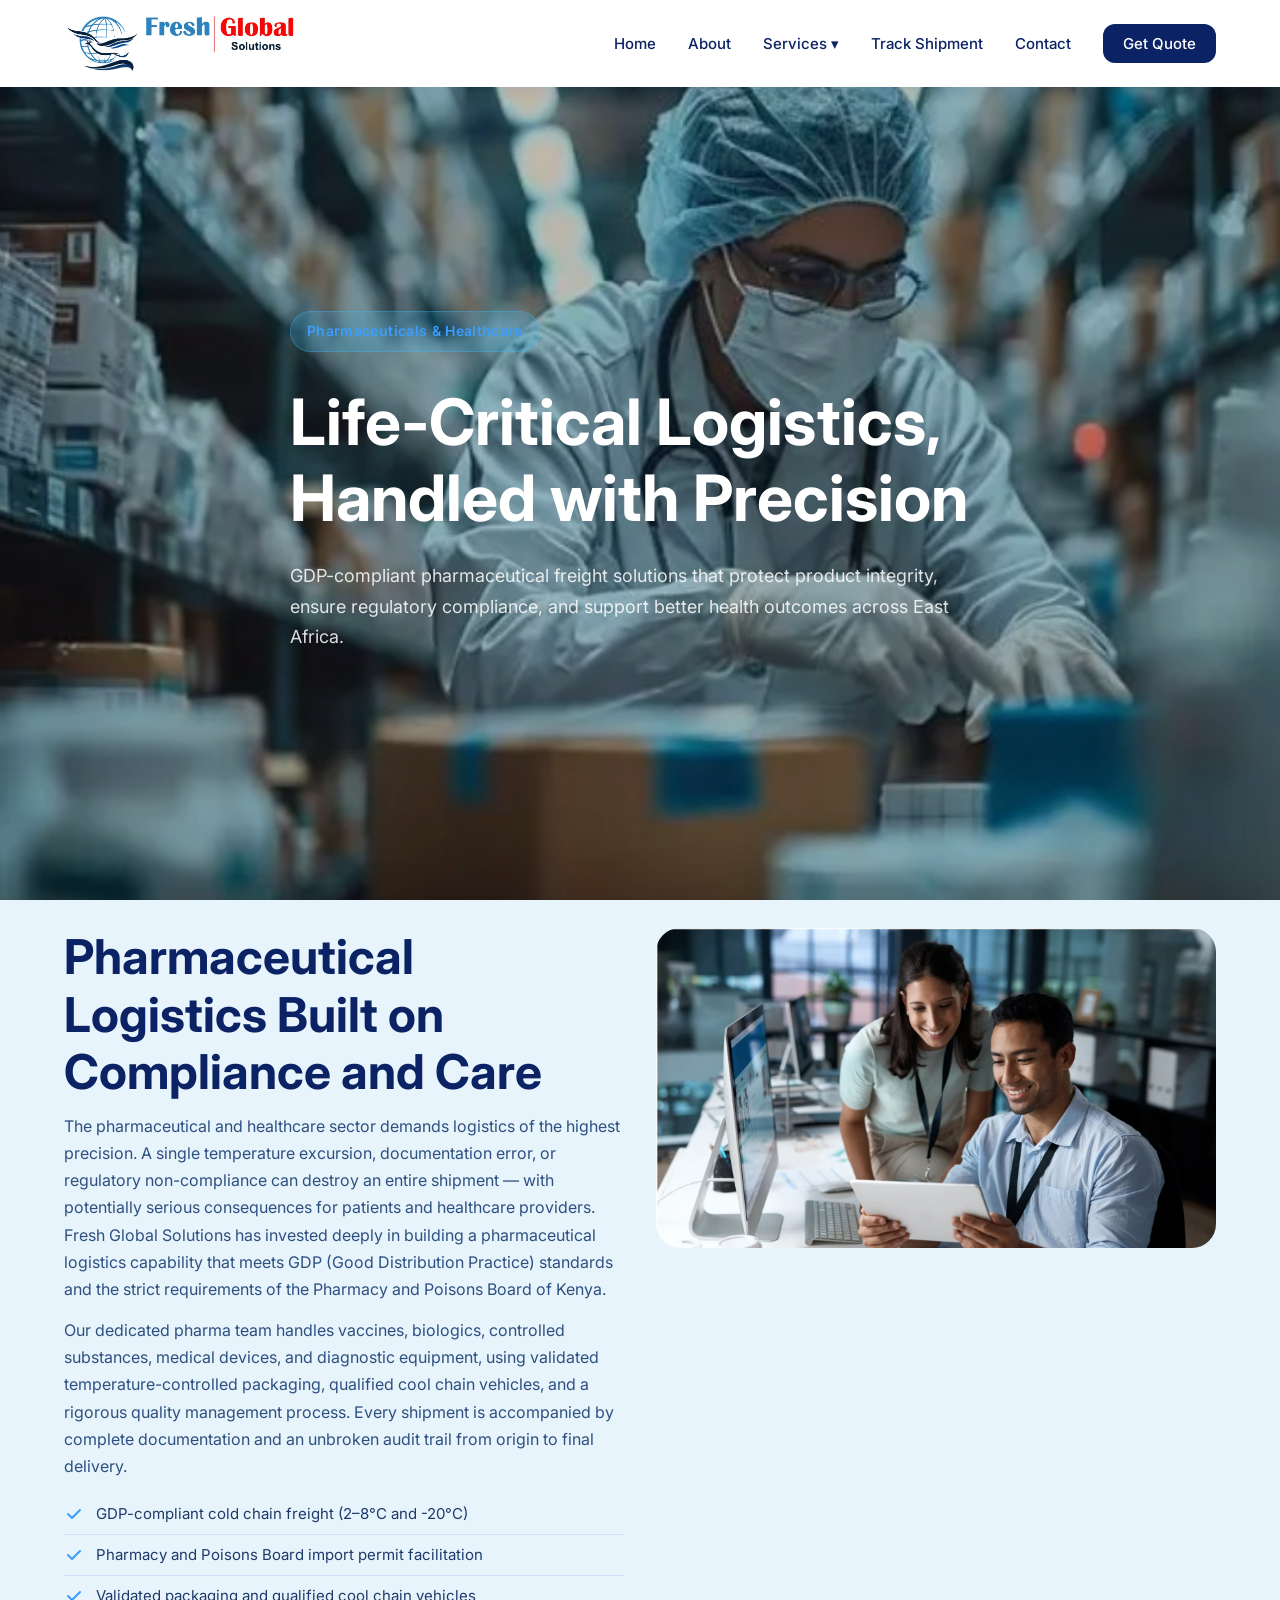
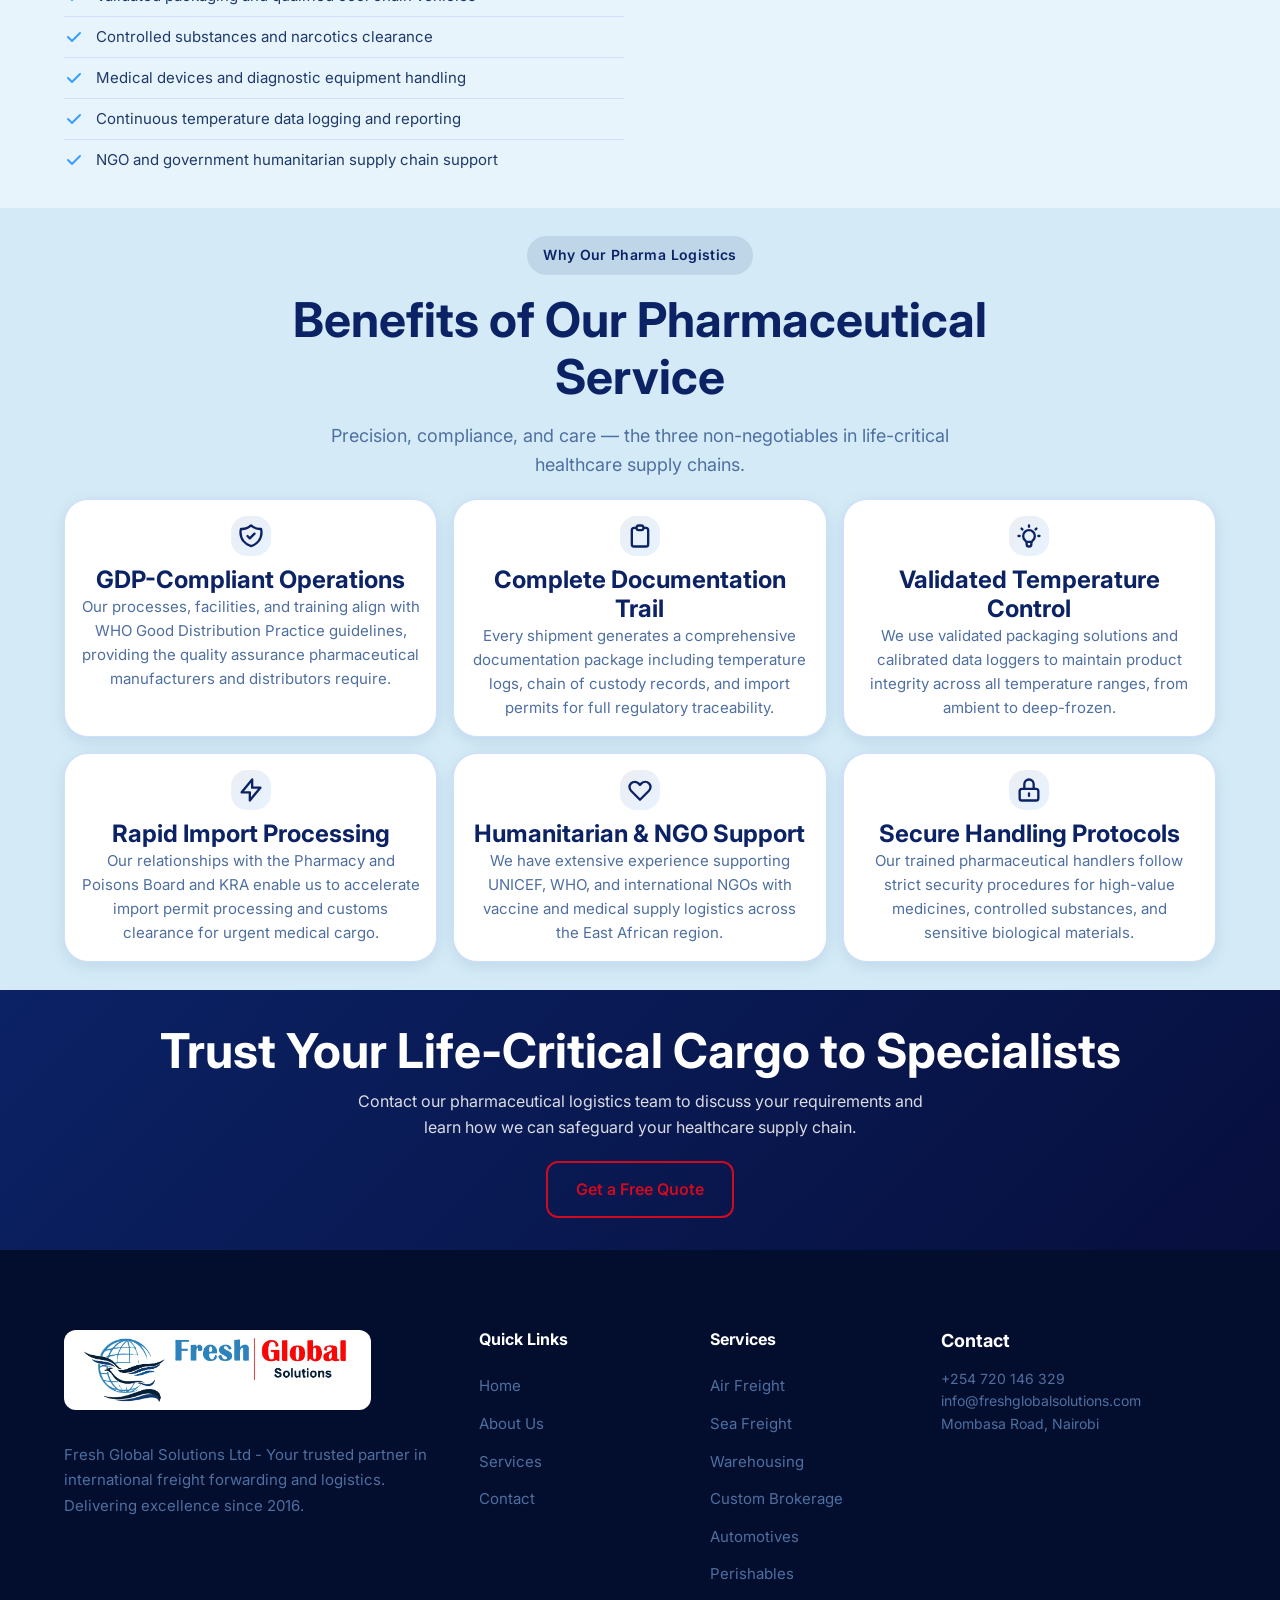
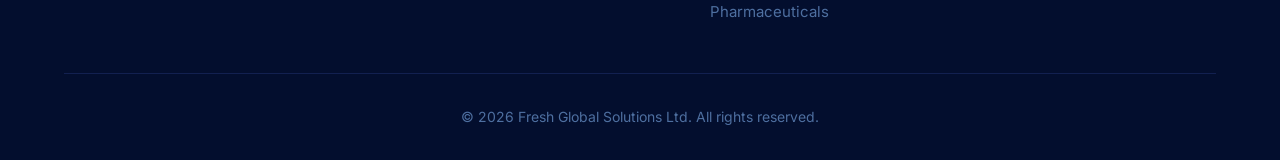
<file: pharmaceuticals.html>
<!DOCTYPE html>
<html lang="en">
<head>
    <meta charset="UTF-8">
    <meta name="viewport" content="width=device-width, initial-scale=1.0">
    <title>Pharmaceuticals & Healthcare Logistics | Fresh Global Solutions</title>
    <meta name="description" content="GDP-compliant pharmaceutical and healthcare logistics in East Africa. Fresh Global Solutions provides temperature-controlled, secure, and regulatory-compliant medical cargo solutions.">
    <link rel="stylesheet" href="styles.css">
    <link rel="preconnect" href="https://fonts.googleapis.com">
    <link href="https://fonts.googleapis.com/css2?family=Inter:wght@300;400;500;600;700;800&display=swap" rel="stylesheet">
</head>
<body>
    <nav class="navbar navbar-overlay" id="navbar">
        <div class="container nav-container">
            <a href="index.html" class="logo"><img src="images/PHOTO-2026-02-20-14-39-01.jpg" alt="Fresh Global Solutions" class="logo-img"></a>
            <button class="nav-toggle" id="navToggle"><span></span><span></span><span></span></button>
            <ul class="nav-menu" id="navMenu">
                <li><a href="index.html" class="nav-link">Home</a></li>
                <li><a href="about.html" class="nav-link">About</a></li>
                <li class="nav-item-dropdown"><a href="index.html#services" class="nav-link">Services ▾</a>
                    <div class="nav-dropdown"><a href="air-freight.html">Air Freight</a><a href="sea-freight.html">Sea Freight</a><a href="warehousing.html">Warehousing</a><a href="customs-brokerage.html">Custom Brokerage</a><a href="transport.html">Transport & Distribution</a><a href="supply-chain.html">Supply Chain Consultancy</a><a href="automotives.html">Automotives</a><a href="perishables.html">Perishables</a><a href="pharmaceuticals.html">Pharmaceuticals & Healthcare</a><a href="project-logistics.html">Project Logistics</a></div>
                </li>
                <li><a href="index.html#tracking" class="nav-link">Track Shipment</a></li>
                <li><a href="index.html#contact" class="nav-link">Contact</a></li>
                <li><a href="index.html#quote" class="nav-link btn-nav">Get Quote</a></li>
            </ul>
        </div>
    </nav>

    <!-- Hero -->
    <section class="service-hero" style="background-image: url('images/PHOTO-2026-02-28-12-21-30.jpg'); background-position: center center;">
        <div class="container">
            <div class="service-hero-content">
                <span class="section-badge">Pharmaceuticals & Healthcare</span>
                <h1>Life-Critical Logistics, Handled with Precision</h1>
                <p>GDP-compliant pharmaceutical freight solutions that protect product integrity, ensure regulatory compliance, and support better health outcomes across East Africa.</p>
            </div>
        </div>
    </section>

    <!-- Detail -->
    <section class="service-detail">
        <div class="container">
            <div class="service-detail-grid">
                <div class="service-detail-content">
                    <h2>Pharmaceutical Logistics Built on Compliance and Care</h2>
                    <p>The pharmaceutical and healthcare sector demands logistics of the highest precision. A single temperature excursion, documentation error, or regulatory non-compliance can destroy an entire shipment — with potentially serious consequences for patients and healthcare providers. Fresh Global Solutions has invested deeply in building a pharmaceutical logistics capability that meets GDP (Good Distribution Practice) standards and the strict requirements of the Pharmacy and Poisons Board of Kenya.</p>
                    <p>Our dedicated pharma team handles vaccines, biologics, controlled substances, medical devices, and diagnostic equipment, using validated temperature-controlled packaging, qualified cool chain vehicles, and a rigorous quality management process. Every shipment is accompanied by complete documentation and an unbroken audit trail from origin to final delivery.</p>
                    <ul class="service-features-list">
                        <li><svg width="20" height="20" viewBox="0 0 20 20" fill="currentColor"><path fill-rule="evenodd" d="M16.707 5.293a1 1 0 010 1.414l-8 8a1 1 0 01-1.414 0l-4-4a1 1 0 011.414-1.414L8 12.586l7.293-7.293a1 1 0 011.414 0z"/></svg> GDP-compliant cold chain freight (2–8°C and -20°C)</li>
                        <li><svg width="20" height="20" viewBox="0 0 20 20" fill="currentColor"><path fill-rule="evenodd" d="M16.707 5.293a1 1 0 010 1.414l-8 8a1 1 0 01-1.414 0l-4-4a1 1 0 011.414-1.414L8 12.586l7.293-7.293a1 1 0 011.414 0z"/></svg> Pharmacy and Poisons Board import permit facilitation</li>
                        <li><svg width="20" height="20" viewBox="0 0 20 20" fill="currentColor"><path fill-rule="evenodd" d="M16.707 5.293a1 1 0 010 1.414l-8 8a1 1 0 01-1.414 0l-4-4a1 1 0 011.414-1.414L8 12.586l7.293-7.293a1 1 0 011.414 0z"/></svg> Validated packaging and qualified cool chain vehicles</li>
                        <li><svg width="20" height="20" viewBox="0 0 20 20" fill="currentColor"><path fill-rule="evenodd" d="M16.707 5.293a1 1 0 010 1.414l-8 8a1 1 0 01-1.414 0l-4-4a1 1 0 011.414-1.414L8 12.586l7.293-7.293a1 1 0 011.414 0z"/></svg> Controlled substances and narcotics clearance</li>
                        <li><svg width="20" height="20" viewBox="0 0 20 20" fill="currentColor"><path fill-rule="evenodd" d="M16.707 5.293a1 1 0 010 1.414l-8 8a1 1 0 01-1.414 0l-4-4a1 1 0 011.414-1.414L8 12.586l7.293-7.293a1 1 0 011.414 0z"/></svg> Medical devices and diagnostic equipment handling</li>
                        <li><svg width="20" height="20" viewBox="0 0 20 20" fill="currentColor"><path fill-rule="evenodd" d="M16.707 5.293a1 1 0 010 1.414l-8 8a1 1 0 01-1.414 0l-4-4a1 1 0 011.414-1.414L8 12.586l7.293-7.293a1 1 0 011.414 0z"/></svg> Continuous temperature data logging and reporting</li>
                        <li><svg width="20" height="20" viewBox="0 0 20 20" fill="currentColor"><path fill-rule="evenodd" d="M16.707 5.293a1 1 0 010 1.414l-8 8a1 1 0 01-1.414 0l-4-4a1 1 0 011.414-1.414L8 12.586l7.293-7.293a1 1 0 011.414 0z"/></svg> NGO and government humanitarian supply chain support</li>
                    </ul>
                </div>
                <div class="service-detail-image">
                    <img src="images/PHOTO-2026-02-28-12-00-06.jpg" alt="Pharmaceutical logistics professionals">
                </div>
            </div>
        </div>
    </section>

    <!-- Benefits -->
    <section class="service-benefits">
        <div class="container">
            <div class="section-header">
                <span class="section-badge">Why Our Pharma Logistics</span>
                <h2>Benefits of Our Pharmaceutical Service</h2>
                <p>Precision, compliance, and care — the three non-negotiables in life-critical healthcare supply chains.</p>
            </div>
            <div class="benefits-grid">
                <div class="benefit-card">
                    <div class="benefit-icon">
                        <svg width="28" height="28" fill="none" viewBox="0 0 24 24" stroke="currentColor"><path stroke-linecap="round" stroke-linejoin="round" stroke-width="2" d="M9 12l2 2 4-4m5.618-4.016A11.955 11.955 0 0112 2.944a11.955 11.955 0 01-8.618 3.04A12.02 12.02 0 003 9c0 5.591 3.824 10.29 9 11.622 5.176-1.332 9-6.03 9-11.622 0-1.042-.133-2.052-.382-3.016z"/></svg>
                    </div>
                    <h3>GDP-Compliant Operations</h3>
                    <p>Our processes, facilities, and training align with WHO Good Distribution Practice guidelines, providing the quality assurance pharmaceutical manufacturers and distributors require.</p>
                </div>
                <div class="benefit-card">
                    <div class="benefit-icon">
                        <svg width="28" height="28" fill="none" viewBox="0 0 24 24" stroke="currentColor"><path stroke-linecap="round" stroke-linejoin="round" stroke-width="2" d="M9 5H7a2 2 0 00-2 2v12a2 2 0 002 2h10a2 2 0 002-2V7a2 2 0 00-2-2h-2M9 5a2 2 0 002 2h2a2 2 0 002-2M9 5a2 2 0 012-2h2a2 2 0 012 2"/></svg>
                    </div>
                    <h3>Complete Documentation Trail</h3>
                    <p>Every shipment generates a comprehensive documentation package including temperature logs, chain of custody records, and import permits for full regulatory traceability.</p>
                </div>
                <div class="benefit-card">
                    <div class="benefit-icon">
                        <svg width="28" height="28" fill="none" viewBox="0 0 24 24" stroke="currentColor"><path stroke-linecap="round" stroke-linejoin="round" stroke-width="2" d="M9.663 17h4.673M12 3v1m6.364 1.636l-.707.707M21 12h-1M4 12H3m3.343-5.657l-.707-.707m2.828 9.9a5 5 0 117.072 0l-.548.547A3.374 3.374 0 0014 18.469V19a2 2 0 11-4 0v-.531c0-.895-.356-1.754-.988-2.386l-.548-.547z"/></svg>
                    </div>
                    <h3>Validated Temperature Control</h3>
                    <p>We use validated packaging solutions and calibrated data loggers to maintain product integrity across all temperature ranges, from ambient to deep-frozen.</p>
                </div>
                <div class="benefit-card">
                    <div class="benefit-icon">
                        <svg width="28" height="28" fill="none" viewBox="0 0 24 24" stroke="currentColor"><path stroke-linecap="round" stroke-linejoin="round" stroke-width="2" d="M13 10V3L4 14h7v7l9-11h-7z"/></svg>
                    </div>
                    <h3>Rapid Import Processing</h3>
                    <p>Our relationships with the Pharmacy and Poisons Board and KRA enable us to accelerate import permit processing and customs clearance for urgent medical cargo.</p>
                </div>
                <div class="benefit-card">
                    <div class="benefit-icon">
                        <svg width="28" height="28" fill="none" viewBox="0 0 24 24" stroke="currentColor"><path stroke-linecap="round" stroke-linejoin="round" stroke-width="2" d="M4.318 6.318a4.5 4.5 0 000 6.364L12 20.364l7.682-7.682a4.5 4.5 0 00-6.364-6.364L12 7.636l-1.318-1.318a4.5 4.5 0 00-6.364 0z"/></svg>
                    </div>
                    <h3>Humanitarian & NGO Support</h3>
                    <p>We have extensive experience supporting UNICEF, WHO, and international NGOs with vaccine and medical supply logistics across the East African region.</p>
                </div>
                <div class="benefit-card">
                    <div class="benefit-icon">
                        <svg width="28" height="28" fill="none" viewBox="0 0 24 24" stroke="currentColor"><path stroke-linecap="round" stroke-linejoin="round" stroke-width="2" d="M12 15v2m-6 4h12a2 2 0 002-2v-6a2 2 0 00-2-2H6a2 2 0 00-2 2v6a2 2 0 002 2zm10-10V7a4 4 0 00-8 0v4h8z"/></svg>
                    </div>
                    <h3>Secure Handling Protocols</h3>
                    <p>Our trained pharmaceutical handlers follow strict security procedures for high-value medicines, controlled substances, and sensitive biological materials.</p>
                </div>
            </div>
        </div>
    </section>

    <!-- CTA -->
    <section class="service-cta">
        <div class="container">
            <h2>Trust Your Life-Critical Cargo to Specialists</h2>
            <p>Contact our pharmaceutical logistics team to discuss your requirements and learn how we can safeguard your healthcare supply chain.</p>
            <a href="index.html#quote" class="btn btn-outline">Get a Free Quote</a>
        </div>
    </section>

    <footer class="footer">
        <div class="container">
            <div class="footer-grid">
                <div class="footer-brand"><a href="index.html" class="logo"><img src="images/PHOTO-2026-02-20-14-39-01.jpg" alt="Fresh Global Solutions" class="logo-img footer-logo-img"></a><p>Fresh Global Solutions Ltd - Your trusted partner in international freight forwarding and logistics. Delivering excellence since 2016.</p></div>
                <div class="footer-links"><h4>Quick Links</h4><ul><li><a href="index.html">Home</a></li><li><a href="about.html">About Us</a></li><li><a href="index.html#services">Services</a></li><li><a href="index.html#contact">Contact</a></li></ul></div>
                <div class="footer-links"><h4>Services</h4><ul><li><a href="air-freight.html">Air Freight</a></li><li><a href="sea-freight.html">Sea Freight</a></li><li><a href="warehousing.html">Warehousing</a></li><li><a href="customs-brokerage.html">Custom Brokerage</a></li><li><a href="automotives.html">Automotives</a></li><li><a href="perishables.html">Perishables</a></li><li><a href="pharmaceuticals.html">Pharmaceuticals</a></li></ul></div>
                <div class="footer-newsletter"><h4>Contact</h4><p>+254 720 146 329<br>info@freshglobalsolutions.com<br>Mombasa Road, Nairobi</p></div>
            </div>
            <div class="footer-bottom"><p>&copy; 2026 Fresh Global Solutions Ltd. All rights reserved.</p></div>
        </div>
    </footer>
    <script src="script.js"></script>
</body>
</html>
</file>
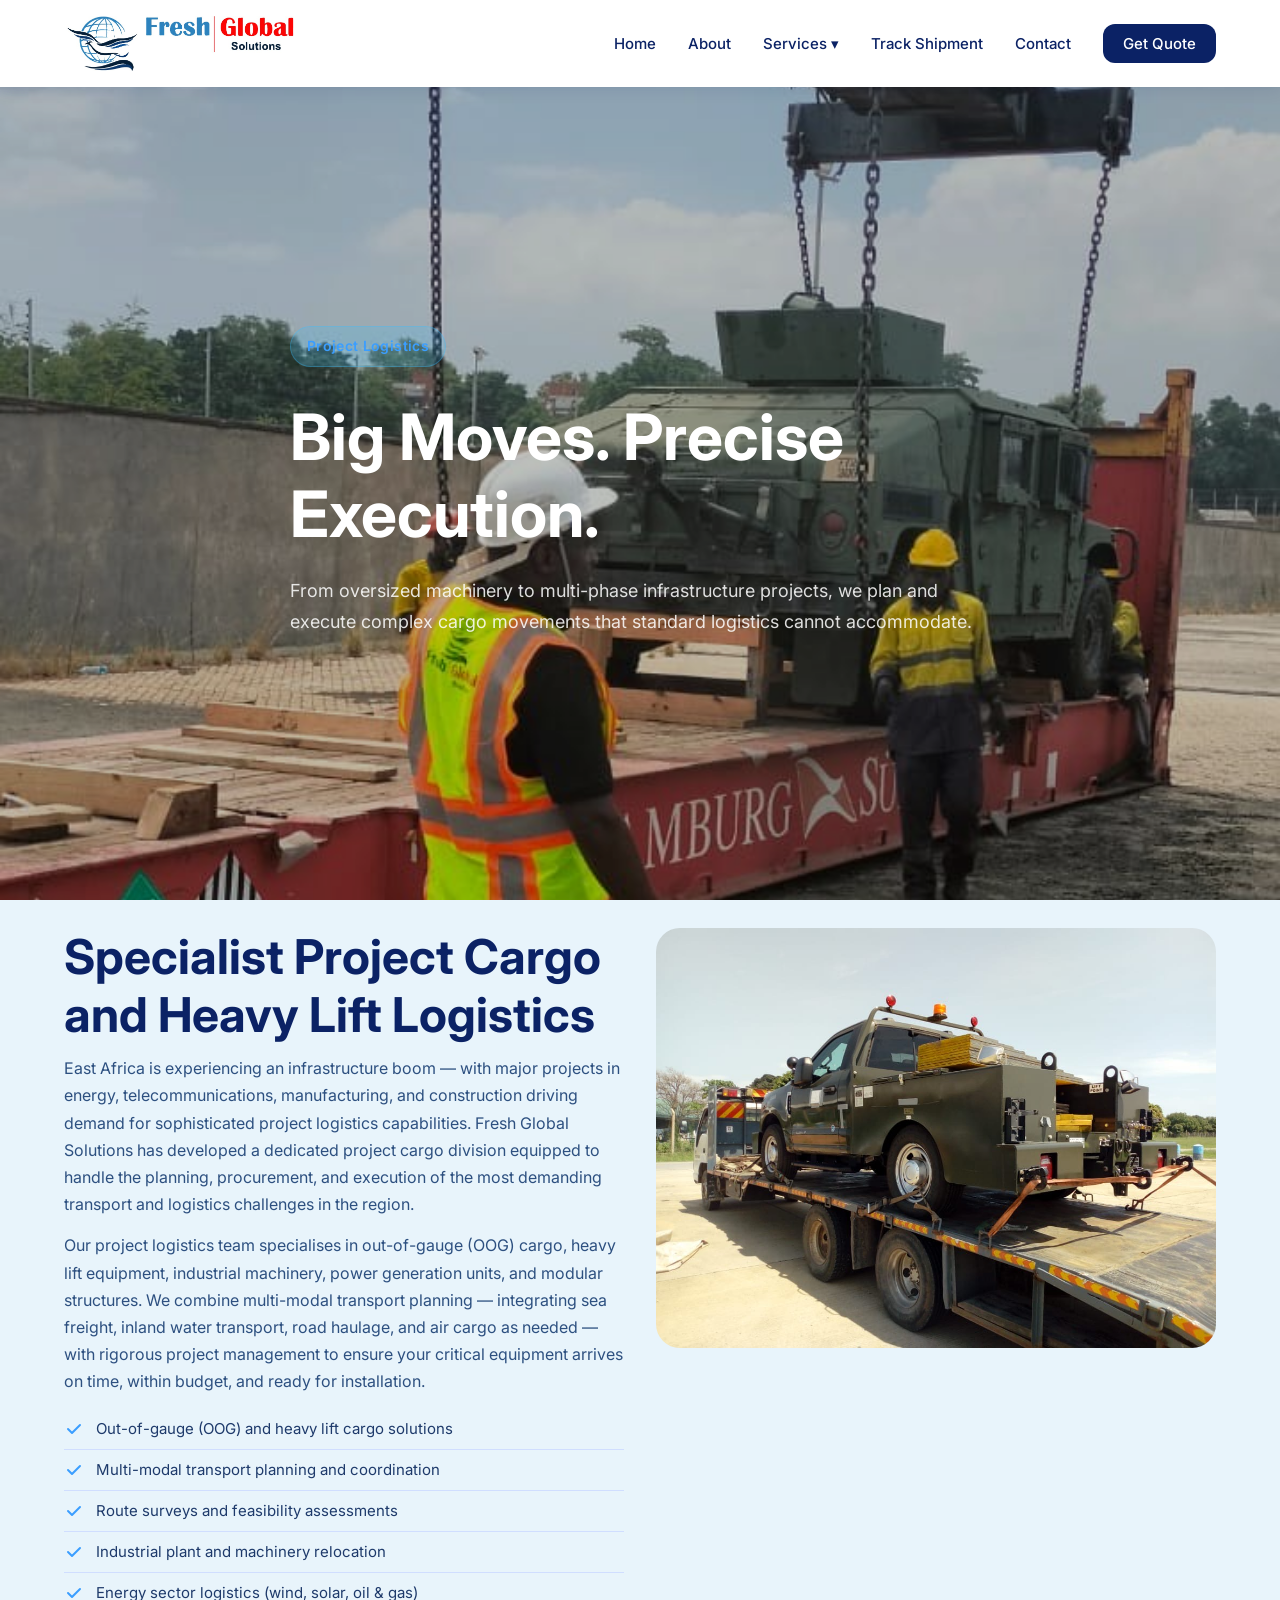
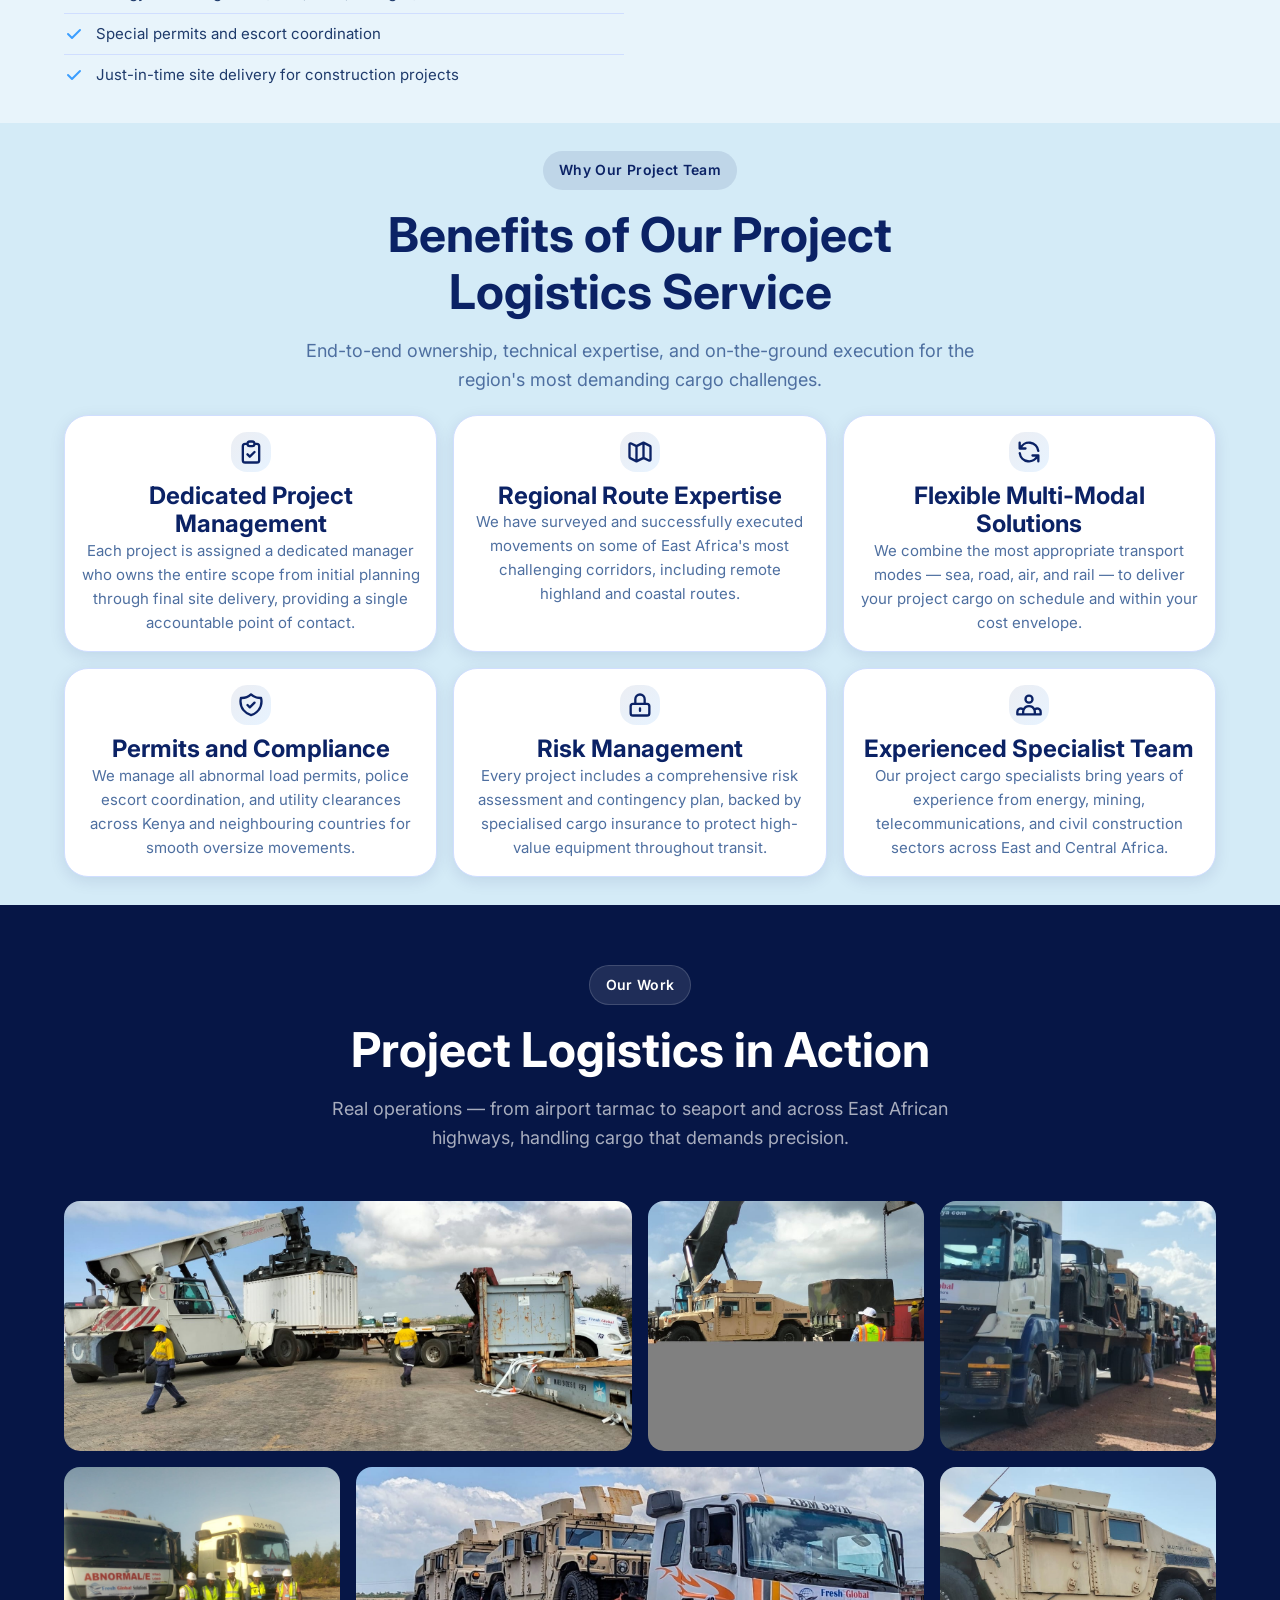
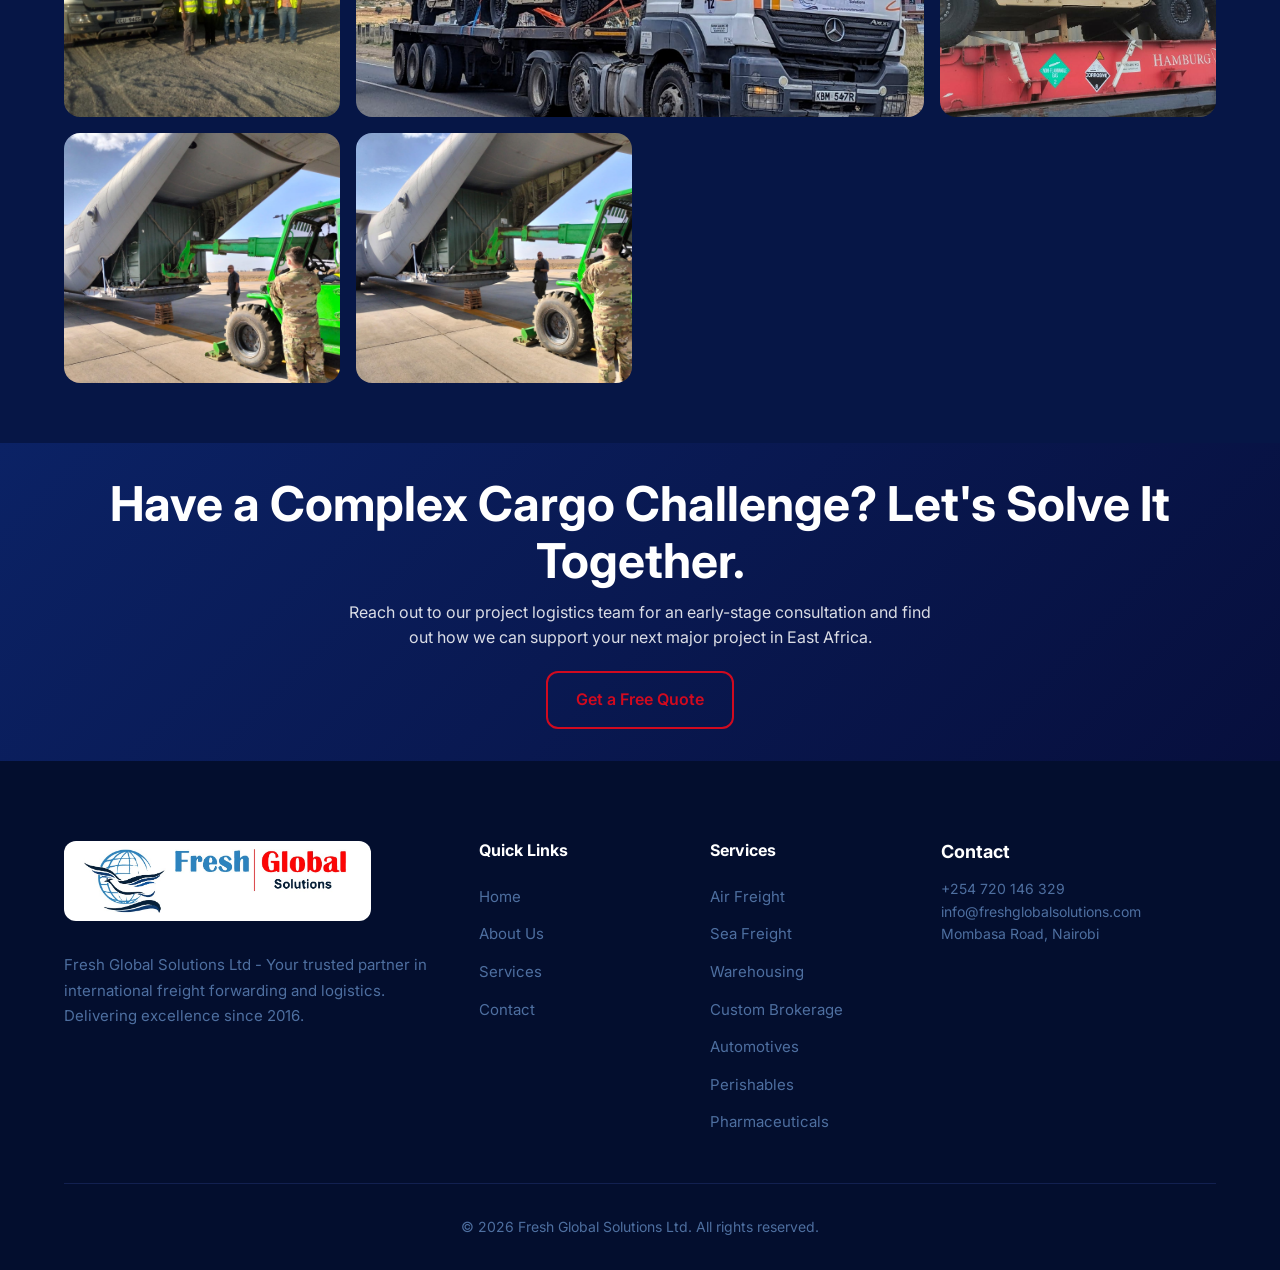
<file: project-logistics.html>
<!DOCTYPE html>
<html lang="en">
<head>
    <meta charset="UTF-8">
    <meta name="viewport" content="width=device-width, initial-scale=1.0">
    <title>Project Logistics | Fresh Global Solutions</title>
    <meta name="description" content="Complex project logistics and heavy lift solutions for East Africa's energy, construction, and infrastructure sectors. Fresh Global Solutions delivers where others cannot.">
    <link rel="stylesheet" href="styles.css">
    <link rel="preconnect" href="https://fonts.googleapis.com">
    <link href="https://fonts.googleapis.com/css2?family=Inter:wght@300;400;500;600;700;800&display=swap" rel="stylesheet">
</head>
<body>
    <nav class="navbar navbar-overlay" id="navbar">
        <div class="container nav-container">
            <a href="index.html" class="logo"><img src="images/PHOTO-2026-02-20-14-39-01.jpg" alt="Fresh Global Solutions" class="logo-img"></a>
            <button class="nav-toggle" id="navToggle"><span></span><span></span><span></span></button>
            <ul class="nav-menu" id="navMenu">
                <li><a href="index.html" class="nav-link">Home</a></li>
                <li><a href="about.html" class="nav-link">About</a></li>
                <li class="nav-item-dropdown"><a href="index.html#services" class="nav-link">Services ▾</a>
                    <div class="nav-dropdown"><a href="air-freight.html">Air Freight</a><a href="sea-freight.html">Sea Freight</a><a href="warehousing.html">Warehousing</a><a href="customs-brokerage.html">Custom Brokerage</a><a href="transport.html">Transport & Distribution</a><a href="supply-chain.html">Supply Chain Consultancy</a><a href="automotives.html">Automotives</a><a href="perishables.html">Perishables</a><a href="pharmaceuticals.html">Pharmaceuticals & Healthcare</a><a href="project-logistics.html">Project Logistics</a></div>
                </li>
                <li><a href="index.html#tracking" class="nav-link">Track Shipment</a></li>
                <li><a href="index.html#contact" class="nav-link">Contact</a></li>
                <li><a href="index.html#quote" class="nav-link btn-nav">Get Quote</a></li>
            </ul>
        </div>
    </nav>

    <!-- Hero -->
    <section class="service-hero" style="background-image: url('images/logoelements/3c7d763d-b908-4d62-b889-ade4a76b3914.jpeg'); background-position: center 40%;">
        <div class="container">
            <div class="service-hero-content">
                <span class="section-badge">Project Logistics</span>
                <h1>Big Moves. Precise Execution.</h1>
                <p>From oversized machinery to multi-phase infrastructure projects, we plan and execute complex cargo movements that standard logistics cannot accommodate.</p>
            </div>
        </div>
    </section>

    <!-- Detail -->
    <section class="service-detail">
        <div class="container">
            <div class="service-detail-grid">
                <div class="service-detail-content">
                    <h2>Specialist Project Cargo and Heavy Lift Logistics</h2>
                    <p>East Africa is experiencing an infrastructure boom — with major projects in energy, telecommunications, manufacturing, and construction driving demand for sophisticated project logistics capabilities. Fresh Global Solutions has developed a dedicated project cargo division equipped to handle the planning, procurement, and execution of the most demanding transport and logistics challenges in the region.</p>
                    <p>Our project logistics team specialises in out-of-gauge (OOG) cargo, heavy lift equipment, industrial machinery, power generation units, and modular structures. We combine multi-modal transport planning — integrating sea freight, inland water transport, road haulage, and air cargo as needed — with rigorous project management to ensure your critical equipment arrives on time, within budget, and ready for installation.</p>
                    <ul class="service-features-list">
                        <li><svg width="20" height="20" viewBox="0 0 20 20" fill="currentColor"><path fill-rule="evenodd" d="M16.707 5.293a1 1 0 010 1.414l-8 8a1 1 0 01-1.414 0l-4-4a1 1 0 011.414-1.414L8 12.586l7.293-7.293a1 1 0 011.414 0z"/></svg> Out-of-gauge (OOG) and heavy lift cargo solutions</li>
                        <li><svg width="20" height="20" viewBox="0 0 20 20" fill="currentColor"><path fill-rule="evenodd" d="M16.707 5.293a1 1 0 010 1.414l-8 8a1 1 0 01-1.414 0l-4-4a1 1 0 011.414-1.414L8 12.586l7.293-7.293a1 1 0 011.414 0z"/></svg> Multi-modal transport planning and coordination</li>
                        <li><svg width="20" height="20" viewBox="0 0 20 20" fill="currentColor"><path fill-rule="evenodd" d="M16.707 5.293a1 1 0 010 1.414l-8 8a1 1 0 01-1.414 0l-4-4a1 1 0 011.414-1.414L8 12.586l7.293-7.293a1 1 0 011.414 0z"/></svg> Route surveys and feasibility assessments</li>
                        <li><svg width="20" height="20" viewBox="0 0 20 20" fill="currentColor"><path fill-rule="evenodd" d="M16.707 5.293a1 1 0 010 1.414l-8 8a1 1 0 01-1.414 0l-4-4a1 1 0 011.414-1.414L8 12.586l7.293-7.293a1 1 0 011.414 0z"/></svg> Industrial plant and machinery relocation</li>
                        <li><svg width="20" height="20" viewBox="0 0 20 20" fill="currentColor"><path fill-rule="evenodd" d="M16.707 5.293a1 1 0 010 1.414l-8 8a1 1 0 01-1.414 0l-4-4a1 1 0 011.414-1.414L8 12.586l7.293-7.293a1 1 0 011.414 0z"/></svg> Energy sector logistics (wind, solar, oil & gas)</li>
                        <li><svg width="20" height="20" viewBox="0 0 20 20" fill="currentColor"><path fill-rule="evenodd" d="M16.707 5.293a1 1 0 010 1.414l-8 8a1 1 0 01-1.414 0l-4-4a1 1 0 011.414-1.414L8 12.586l7.293-7.293a1 1 0 011.414 0z"/></svg> Special permits and escort coordination</li>
                        <li><svg width="20" height="20" viewBox="0 0 20 20" fill="currentColor"><path fill-rule="evenodd" d="M16.707 5.293a1 1 0 010 1.414l-8 8a1 1 0 01-1.414 0l-4-4a1 1 0 011.414-1.414L8 12.586l7.293-7.293a1 1 0 011.414 0z"/></svg> Just-in-time site delivery for construction projects</li>
                    </ul>
                </div>
                <div class="service-detail-image">
                    <img src="images/logoelements/dc2049a6-f989-495e-9e1a-aca55daeb0bd.jpeg" alt="Military and heavy cargo project logistics">
                </div>
            </div>
        </div>
    </section>

    <!-- Benefits -->
    <section class="service-benefits">
        <div class="container">
            <div class="section-header">
                <span class="section-badge">Why Our Project Team</span>
                <h2>Benefits of Our Project Logistics Service</h2>
                <p>End-to-end ownership, technical expertise, and on-the-ground execution for the region's most demanding cargo challenges.</p>
            </div>
            <div class="benefits-grid">
                <div class="benefit-card">
                    <div class="benefit-icon">
                        <svg width="28" height="28" fill="none" viewBox="0 0 24 24" stroke="currentColor"><path stroke-linecap="round" stroke-linejoin="round" stroke-width="2" d="M9 5H7a2 2 0 00-2 2v12a2 2 0 002 2h10a2 2 0 002-2V7a2 2 0 00-2-2h-2M9 5a2 2 0 002 2h2a2 2 0 002-2M9 5a2 2 0 012-2h2a2 2 0 012 2m-6 9l2 2 4-4"/></svg>
                    </div>
                    <h3>Dedicated Project Management</h3>
                    <p>Each project is assigned a dedicated manager who owns the entire scope from initial planning through final site delivery, providing a single accountable point of contact.</p>
                </div>
                <div class="benefit-card">
                    <div class="benefit-icon">
                        <svg width="28" height="28" fill="none" viewBox="0 0 24 24" stroke="currentColor"><path stroke-linecap="round" stroke-linejoin="round" stroke-width="2" d="M9 20l-5.447-2.724A1 1 0 013 16.382V5.618a1 1 0 011.447-.894L9 7m0 13l6-3m-6 3V7m6 10l4.553 2.276A1 1 0 0021 18.382V7.618a1 1 0 00-.553-.894L15 4m0 13V4m0 0L9 7"/></svg>
                    </div>
                    <h3>Regional Route Expertise</h3>
                    <p>We have surveyed and successfully executed movements on some of East Africa's most challenging corridors, including remote highland and coastal routes.</p>
                </div>
                <div class="benefit-card">
                    <div class="benefit-icon">
                        <svg width="28" height="28" fill="none" viewBox="0 0 24 24" stroke="currentColor"><path stroke-linecap="round" stroke-linejoin="round" stroke-width="2" d="M4 4v5h.582m15.356 2A8.001 8.001 0 004.582 9m0 0H9m11 11v-5h-.581m0 0a8.003 8.003 0 01-15.357-2m15.357 2H15"/></svg>
                    </div>
                    <h3>Flexible Multi-Modal Solutions</h3>
                    <p>We combine the most appropriate transport modes — sea, road, air, and rail — to deliver your project cargo on schedule and within your cost envelope.</p>
                </div>
                <div class="benefit-card">
                    <div class="benefit-icon">
                        <svg width="28" height="28" fill="none" viewBox="0 0 24 24" stroke="currentColor"><path stroke-linecap="round" stroke-linejoin="round" stroke-width="2" d="M9 12l2 2 4-4m5.618-4.016A11.955 11.955 0 0112 2.944a11.955 11.955 0 01-8.618 3.04A12.02 12.02 0 003 9c0 5.591 3.824 10.29 9 11.622 5.176-1.332 9-6.03 9-11.622 0-1.042-.133-2.052-.382-3.016z"/></svg>
                    </div>
                    <h3>Permits and Compliance</h3>
                    <p>We manage all abnormal load permits, police escort coordination, and utility clearances across Kenya and neighbouring countries for smooth oversize movements.</p>
                </div>
                <div class="benefit-card">
                    <div class="benefit-icon">
                        <svg width="28" height="28" fill="none" viewBox="0 0 24 24" stroke="currentColor"><path stroke-linecap="round" stroke-linejoin="round" stroke-width="2" d="M12 15v2m-6 4h12a2 2 0 002-2v-6a2 2 0 00-2-2H6a2 2 0 00-2 2v6a2 2 0 002 2zm10-10V7a4 4 0 00-8 0v4h8z"/></svg>
                    </div>
                    <h3>Risk Management</h3>
                    <p>Every project includes a comprehensive risk assessment and contingency plan, backed by specialised cargo insurance to protect high-value equipment throughout transit.</p>
                </div>
                <div class="benefit-card">
                    <div class="benefit-icon">
                        <svg width="28" height="28" fill="none" viewBox="0 0 24 24" stroke="currentColor"><path stroke-linecap="round" stroke-linejoin="round" stroke-width="2" d="M17 20h5v-2a3 3 0 00-5.356-1.857M17 20H7m10 0v-2c0-.656-.126-1.283-.356-1.857M7 20H2v-2a3 3 0 015.356-1.857M7 20v-2c0-.656.126-1.283.356-1.857m0 0a5.002 5.002 0 019.288 0M15 7a3 3 0 11-6 0 3 3 0 016 0z"/></svg>
                    </div>
                    <h3>Experienced Specialist Team</h3>
                    <p>Our project cargo specialists bring years of experience from energy, mining, telecommunications, and civil construction sectors across East and Central Africa.</p>
                </div>
            </div>
        </div>
    </section>

    <!-- Gallery -->
    <section class="gallery-section" style="padding: 60px 0;">
        <div class="container">
            <div class="section-header">
                <span class="section-badge">Our Work</span>
                <h2>Project Logistics in Action</h2>
                <p>Real operations — from airport tarmac to seaport and across East African highways, handling cargo that demands precision.</p>
            </div>
            <div class="gallery-grid">
                <div class="gallery-item wide">
                    <img src="images/1f8bedab-57b2-4a1d-af20-166cadedb6d8.JPG" alt="Airport cargo operations with aircraft and forklift" loading="lazy">
                    <div class="gallery-overlay"><p>Airport Cargo Operations</p></div>
                </div>
                <div class="gallery-item">
                    <img src="images/2c66590c-5208-4053-9c80-8933875c257c.JPG" alt="Heavy lift and loading operations" loading="lazy">
                    <div class="gallery-overlay"><p>Heavy Lift Operations</p></div>
                </div>
                <div class="gallery-item">
                    <img src="images/403015f8-385a-450f-9290-1f63d53b1fbe.JPG" alt="Special project cargo handling" loading="lazy">
                    <div class="gallery-overlay"><p>Special Cargo Handling</p></div>
                </div>
                <div class="gallery-item">
                    <img src="images/592faddc-866b-4d8a-bc1b-45e237e44cf5.JPG" alt="Out-of-gauge cargo transport" loading="lazy">
                    <div class="gallery-overlay"><p>Out-of-Gauge Transport</p></div>
                </div>
                <div class="gallery-item wide">
                    <img src="images/599b914d-bffe-472b-9231-d779bd1f1112.JPG" alt="Port container and crane operations" loading="lazy">
                    <div class="gallery-overlay"><p>Port Operations</p></div>
                </div>
                <div class="gallery-item">
                    <img src="images/803a189c-5c48-4579-b7fd-8d3b221c685d.JPG" alt="Container securing and lashing" loading="lazy">
                    <div class="gallery-overlay"><p>Container Securing</p></div>
                </div>
                <div class="gallery-item">
                    <img src="images/946135e1-275e-494c-8748-4bf110116e39.JPG" alt="Heavy equipment convoy movement" loading="lazy">
                    <div class="gallery-overlay"><p>Heavy Equipment Convoy</p></div>
                </div>
                <div class="gallery-item">
                    <img src="images/ed36de75-f631-430a-8d37-10bacf32b687.JPG" alt="Crane lift and cargo loading at port" loading="lazy">
                    <div class="gallery-overlay"><p>Crane Lift Operations</p></div>
                </div>
            </div>
        </div>
    </section>

    <!-- CTA -->
    <section class="service-cta">
        <div class="container">
            <h2>Have a Complex Cargo Challenge? Let's Solve It Together.</h2>
            <p>Reach out to our project logistics team for an early-stage consultation and find out how we can support your next major project in East Africa.</p>
            <a href="index.html#quote" class="btn btn-outline">Get a Free Quote</a>
        </div>
    </section>

    <footer class="footer">
        <div class="container">
            <div class="footer-grid">
                <div class="footer-brand"><a href="index.html" class="logo"><img src="images/PHOTO-2026-02-20-14-39-01.jpg" alt="Fresh Global Solutions" class="logo-img footer-logo-img"></a><p>Fresh Global Solutions Ltd - Your trusted partner in international freight forwarding and logistics. Delivering excellence since 2016.</p></div>
                <div class="footer-links"><h4>Quick Links</h4><ul><li><a href="index.html">Home</a></li><li><a href="about.html">About Us</a></li><li><a href="index.html#services">Services</a></li><li><a href="index.html#contact">Contact</a></li></ul></div>
                <div class="footer-links"><h4>Services</h4><ul><li><a href="air-freight.html">Air Freight</a></li><li><a href="sea-freight.html">Sea Freight</a></li><li><a href="warehousing.html">Warehousing</a></li><li><a href="customs-brokerage.html">Custom Brokerage</a></li><li><a href="automotives.html">Automotives</a></li><li><a href="perishables.html">Perishables</a></li><li><a href="pharmaceuticals.html">Pharmaceuticals</a></li></ul></div>
                <div class="footer-newsletter"><h4>Contact</h4><p>+254 720 146 329<br>info@freshglobalsolutions.com<br>Mombasa Road, Nairobi</p></div>
            </div>
            <div class="footer-bottom"><p>&copy; 2026 Fresh Global Solutions Ltd. All rights reserved.</p></div>
        </div>
    </footer>
    <script src="script.js"></script>
</body>
</html>
</file>
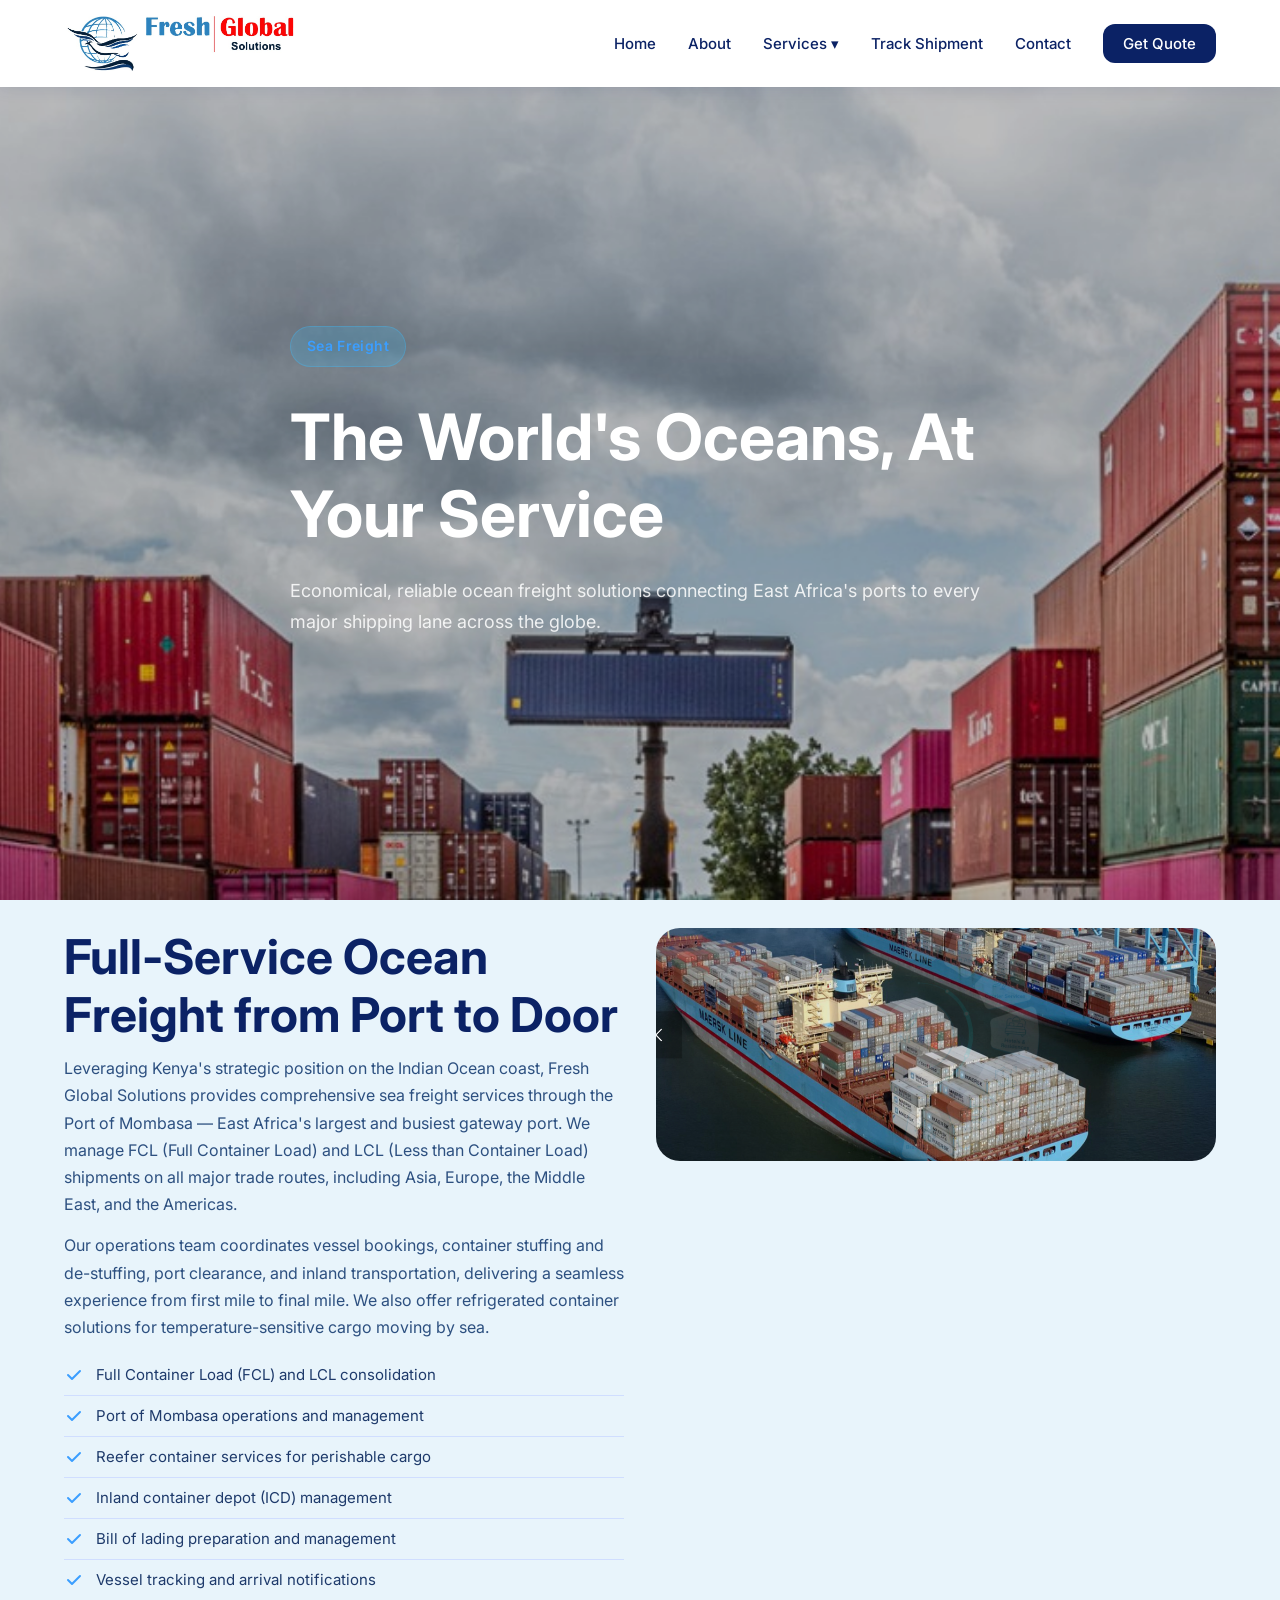
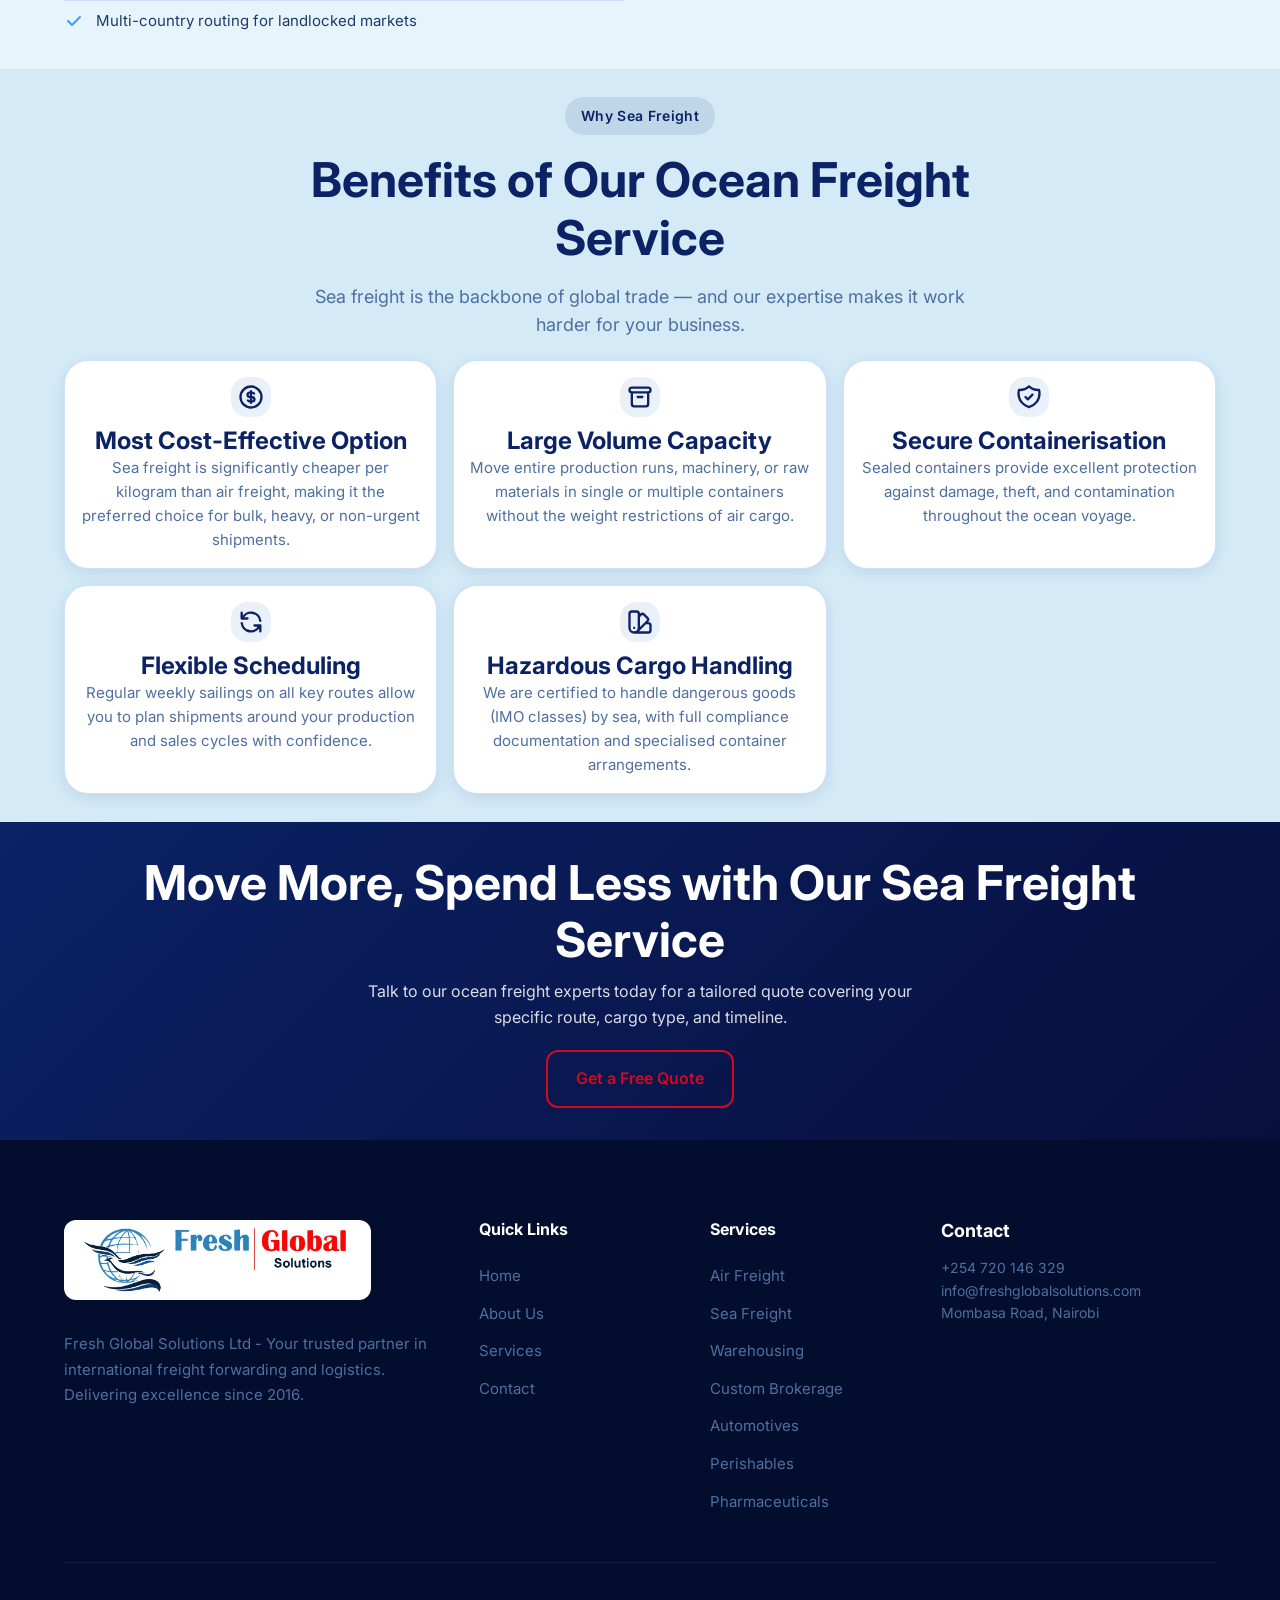
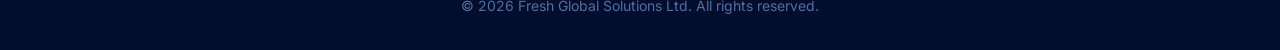
<file: sea-freight.html>
<!DOCTYPE html>
<html lang="en">
<head>
    <meta charset="UTF-8">
    <meta name="viewport" content="width=device-width, initial-scale=1.0">
    <title>Sea Freight | Fresh Global Solutions</title>
    <meta name="description" content="Cost-effective sea freight solutions via Mombasa Port and global shipping lanes. FCL and LCL options with full customs handling by Fresh Global Solutions.">
    <link rel="stylesheet" href="styles.css">
    <link rel="preconnect" href="https://fonts.googleapis.com">
    <link href="https://fonts.googleapis.com/css2?family=Inter:wght@300;400;500;600;700;800&display=swap" rel="stylesheet">
</head>
<body>
    <nav class="navbar navbar-overlay" id="navbar">
        <div class="container nav-container">
            <a href="index.html" class="logo"><img src="images/PHOTO-2026-02-20-14-39-01.jpg" alt="Fresh Global Solutions" class="logo-img"></a>
            <button class="nav-toggle" id="navToggle"><span></span><span></span><span></span></button>
            <ul class="nav-menu" id="navMenu">
                <li><a href="index.html" class="nav-link">Home</a></li>
                <li><a href="about.html" class="nav-link">About</a></li>
                <li class="nav-item-dropdown"><a href="index.html#services" class="nav-link">Services ▾</a>
                    <div class="nav-dropdown"><a href="air-freight.html">Air Freight</a><a href="sea-freight.html">Sea Freight</a><a href="warehousing.html">Warehousing</a><a href="customs-brokerage.html">Custom Brokerage</a><a href="transport.html">Transport & Distribution</a><a href="supply-chain.html">Supply Chain Consultancy</a><a href="automotives.html">Automotives</a><a href="perishables.html">Perishables</a><a href="pharmaceuticals.html">Pharmaceuticals & Healthcare</a><a href="project-logistics.html">Project Logistics</a></div>
                </li>
                <li><a href="index.html#tracking" class="nav-link">Track Shipment</a></li>
                <li><a href="index.html#contact" class="nav-link">Contact</a></li>
                <li><a href="index.html#quote" class="nav-link btn-nav">Get Quote</a></li>
            </ul>
        </div>
    </nav>

    <!-- Hero -->
    <section class="service-hero" style="background-image: url('images/PHOTO-2026-02-28-12-09-20.jpg');">
        <div class="container">
            <div class="service-hero-content">
                <span class="section-badge">Sea Freight</span>
                <h1>The World's Oceans, At Your Service</h1>
                <p>Economical, reliable ocean freight solutions connecting East Africa's ports to every major shipping lane across the globe.</p>
            </div>
        </div>
    </section>

    <!-- Detail -->
    <section class="service-detail">
        <div class="container">
            <div class="service-detail-grid">
                <div class="service-detail-content">
                    <h2>Full-Service Ocean Freight from Port to Door</h2>
                    <p>Leveraging Kenya's strategic position on the Indian Ocean coast, Fresh Global Solutions provides comprehensive sea freight services through the Port of Mombasa — East Africa's largest and busiest gateway port. We manage FCL (Full Container Load) and LCL (Less than Container Load) shipments on all major trade routes, including Asia, Europe, the Middle East, and the Americas.</p>
                    <p>Our operations team coordinates vessel bookings, container stuffing and de-stuffing, port clearance, and inland transportation, delivering a seamless experience from first mile to final mile. We also offer refrigerated container solutions for temperature-sensitive cargo moving by sea.</p>
                    <ul class="service-features-list">
                        <li><svg width="20" height="20" viewBox="0 0 20 20" fill="currentColor"><path fill-rule="evenodd" d="M16.707 5.293a1 1 0 010 1.414l-8 8a1 1 0 01-1.414 0l-4-4a1 1 0 011.414-1.414L8 12.586l7.293-7.293a1 1 0 011.414 0z"/></svg> Full Container Load (FCL) and LCL consolidation</li>
                        <li><svg width="20" height="20" viewBox="0 0 20 20" fill="currentColor"><path fill-rule="evenodd" d="M16.707 5.293a1 1 0 010 1.414l-8 8a1 1 0 01-1.414 0l-4-4a1 1 0 011.414-1.414L8 12.586l7.293-7.293a1 1 0 011.414 0z"/></svg> Port of Mombasa operations and management</li>
                        <li><svg width="20" height="20" viewBox="0 0 20 20" fill="currentColor"><path fill-rule="evenodd" d="M16.707 5.293a1 1 0 010 1.414l-8 8a1 1 0 01-1.414 0l-4-4a1 1 0 011.414-1.414L8 12.586l7.293-7.293a1 1 0 011.414 0z"/></svg> Reefer container services for perishable cargo</li>
                        <li><svg width="20" height="20" viewBox="0 0 20 20" fill="currentColor"><path fill-rule="evenodd" d="M16.707 5.293a1 1 0 010 1.414l-8 8a1 1 0 01-1.414 0l-4-4a1 1 0 011.414-1.414L8 12.586l7.293-7.293a1 1 0 011.414 0z"/></svg> Inland container depot (ICD) management</li>
                        <li><svg width="20" height="20" viewBox="0 0 20 20" fill="currentColor"><path fill-rule="evenodd" d="M16.707 5.293a1 1 0 010 1.414l-8 8a1 1 0 01-1.414 0l-4-4a1 1 0 011.414-1.414L8 12.586l7.293-7.293a1 1 0 011.414 0z"/></svg> Bill of lading preparation and management</li>
                        <li><svg width="20" height="20" viewBox="0 0 20 20" fill="currentColor"><path fill-rule="evenodd" d="M16.707 5.293a1 1 0 010 1.414l-8 8a1 1 0 01-1.414 0l-4-4a1 1 0 011.414-1.414L8 12.586l7.293-7.293a1 1 0 011.414 0z"/></svg> Vessel tracking and arrival notifications</li>
                        <li><svg width="20" height="20" viewBox="0 0 20 20" fill="currentColor"><path fill-rule="evenodd" d="M16.707 5.293a1 1 0 010 1.414l-8 8a1 1 0 01-1.414 0l-4-4a1 1 0 011.414-1.414L8 12.586l7.293-7.293a1 1 0 011.414 0z"/></svg> Multi-country routing for landlocked markets</li>
                    </ul>
                </div>
                <div class="service-detail-image">
                    <img src="images/sea freight.png" alt="Sea freight containers at port">
                </div>
            </div>
        </div>
    </section>

    <!-- Benefits -->
    <section class="service-benefits">
        <div class="container">
            <div class="section-header">
                <span class="section-badge">Why Sea Freight</span>
                <h2>Benefits of Our Ocean Freight Service</h2>
                <p>Sea freight is the backbone of global trade — and our expertise makes it work harder for your business.</p>
            </div>
            <div class="benefits-grid">
                <div class="benefit-card">
                    <div class="benefit-icon">
                        <svg width="28" height="28" fill="none" viewBox="0 0 24 24" stroke="currentColor"><path stroke-linecap="round" stroke-linejoin="round" stroke-width="2" d="M12 8c-1.657 0-3 .895-3 2s1.343 2 3 2 3 .895 3 2-1.343 2-3 2m0-8c1.11 0 2.08.402 2.599 1M12 8V7m0 1v8m0 0v1m0-1c-1.11 0-2.08-.402-2.599-1M21 12a9 9 0 11-18 0 9 9 0 0118 0z"/></svg>
                    </div>
                    <h3>Most Cost-Effective Option</h3>
                    <p>Sea freight is significantly cheaper per kilogram than air freight, making it the preferred choice for bulk, heavy, or non-urgent shipments.</p>
                </div>
                <div class="benefit-card">
                    <div class="benefit-icon">
                        <svg width="28" height="28" fill="none" viewBox="0 0 24 24" stroke="currentColor"><path stroke-linecap="round" stroke-linejoin="round" stroke-width="2" d="M5 8h14M5 8a2 2 0 110-4h14a2 2 0 110 4M5 8v10a2 2 0 002 2h10a2 2 0 002-2V8m-9 4h4"/></svg>
                    </div>
                    <h3>Large Volume Capacity</h3>
                    <p>Move entire production runs, machinery, or raw materials in single or multiple containers without the weight restrictions of air cargo.</p>
                </div>

                <div class="benefit-card">
                    <div class="benefit-icon">
                        <svg width="28" height="28" fill="none" viewBox="0 0 24 24" stroke="currentColor"><path stroke-linecap="round" stroke-linejoin="round" stroke-width="2" d="M9 12l2 2 4-4m5.618-4.016A11.955 11.955 0 0112 2.944a11.955 11.955 0 01-8.618 3.04A12.02 12.02 0 003 9c0 5.591 3.824 10.29 9 11.622 5.176-1.332 9-6.03 9-11.622 0-1.042-.133-2.052-.382-3.016z"/></svg>
                    </div>
                    <h3>Secure Containerisation</h3>
                    <p>Sealed containers provide excellent protection against damage, theft, and contamination throughout the ocean voyage.</p>
                </div>
                <div class="benefit-card">
                    <div class="benefit-icon">
                        <svg width="28" height="28" fill="none" viewBox="0 0 24 24" stroke="currentColor"><path stroke-linecap="round" stroke-linejoin="round" stroke-width="2" d="M4 4v5h.582m15.356 2A8.001 8.001 0 004.582 9m0 0H9m11 11v-5h-.581m0 0a8.003 8.003 0 01-15.357-2m15.357 2H15"/></svg>
                    </div>
                    <h3>Flexible Scheduling</h3>
                    <p>Regular weekly sailings on all key routes allow you to plan shipments around your production and sales cycles with confidence.</p>
                </div>
                <div class="benefit-card">
                    <div class="benefit-icon">
                        <svg width="28" height="28" fill="none" viewBox="0 0 24 24" stroke="currentColor"><path stroke-linecap="round" stroke-linejoin="round" stroke-width="2" d="M7 21a4 4 0 01-4-4V5a2 2 0 012-2h4a2 2 0 012 2v12a4 4 0 01-4 4zm0 0h12a2 2 0 002-2v-4a2 2 0 00-2-2h-2.343M11 7.343l1.657-1.657a2 2 0 012.828 0l2.829 2.829a2 2 0 010 2.828l-8.486 8.485M7 17h.01"/></svg>
                    </div>
                    <h3>Hazardous Cargo Handling</h3>
                    <p>We are certified to handle dangerous goods (IMO classes) by sea, with full compliance documentation and specialised container arrangements.</p>
                </div>
            </div>
        </div>
    </section>

    <!-- CTA -->
    <section class="service-cta">
        <div class="container">
            <h2>Move More, Spend Less with Our Sea Freight Service</h2>
            <p>Talk to our ocean freight experts today for a tailored quote covering your specific route, cargo type, and timeline.</p>
            <a href="index.html#quote" class="btn btn-outline">Get a Free Quote</a>
        </div>
    </section>

    <footer class="footer">
        <div class="container">
            <div class="footer-grid">
                <div class="footer-brand"><a href="index.html" class="logo"><img src="images/PHOTO-2026-02-20-14-39-01.jpg" alt="Fresh Global Solutions" class="logo-img footer-logo-img"></a><p>Fresh Global Solutions Ltd - Your trusted partner in international freight forwarding and logistics. Delivering excellence since 2016.</p></div>
                <div class="footer-links"><h4>Quick Links</h4><ul><li><a href="index.html">Home</a></li><li><a href="about.html">About Us</a></li><li><a href="index.html#services">Services</a></li><li><a href="index.html#contact">Contact</a></li></ul></div>
                <div class="footer-links"><h4>Services</h4><ul><li><a href="air-freight.html">Air Freight</a></li><li><a href="sea-freight.html">Sea Freight</a></li><li><a href="warehousing.html">Warehousing</a></li><li><a href="customs-brokerage.html">Custom Brokerage</a></li><li><a href="automotives.html">Automotives</a></li><li><a href="perishables.html">Perishables</a></li><li><a href="pharmaceuticals.html">Pharmaceuticals</a></li></ul></div>
                <div class="footer-newsletter"><h4>Contact</h4><p>+254 720 146 329<br>info@freshglobalsolutions.com<br>Mombasa Road, Nairobi</p></div>
            </div>
            <div class="footer-bottom"><p>&copy; 2026 Fresh Global Solutions Ltd. All rights reserved.</p></div>
        </div>
    </footer>
    <script src="script.js"></script>
</body>
</html>
</file>
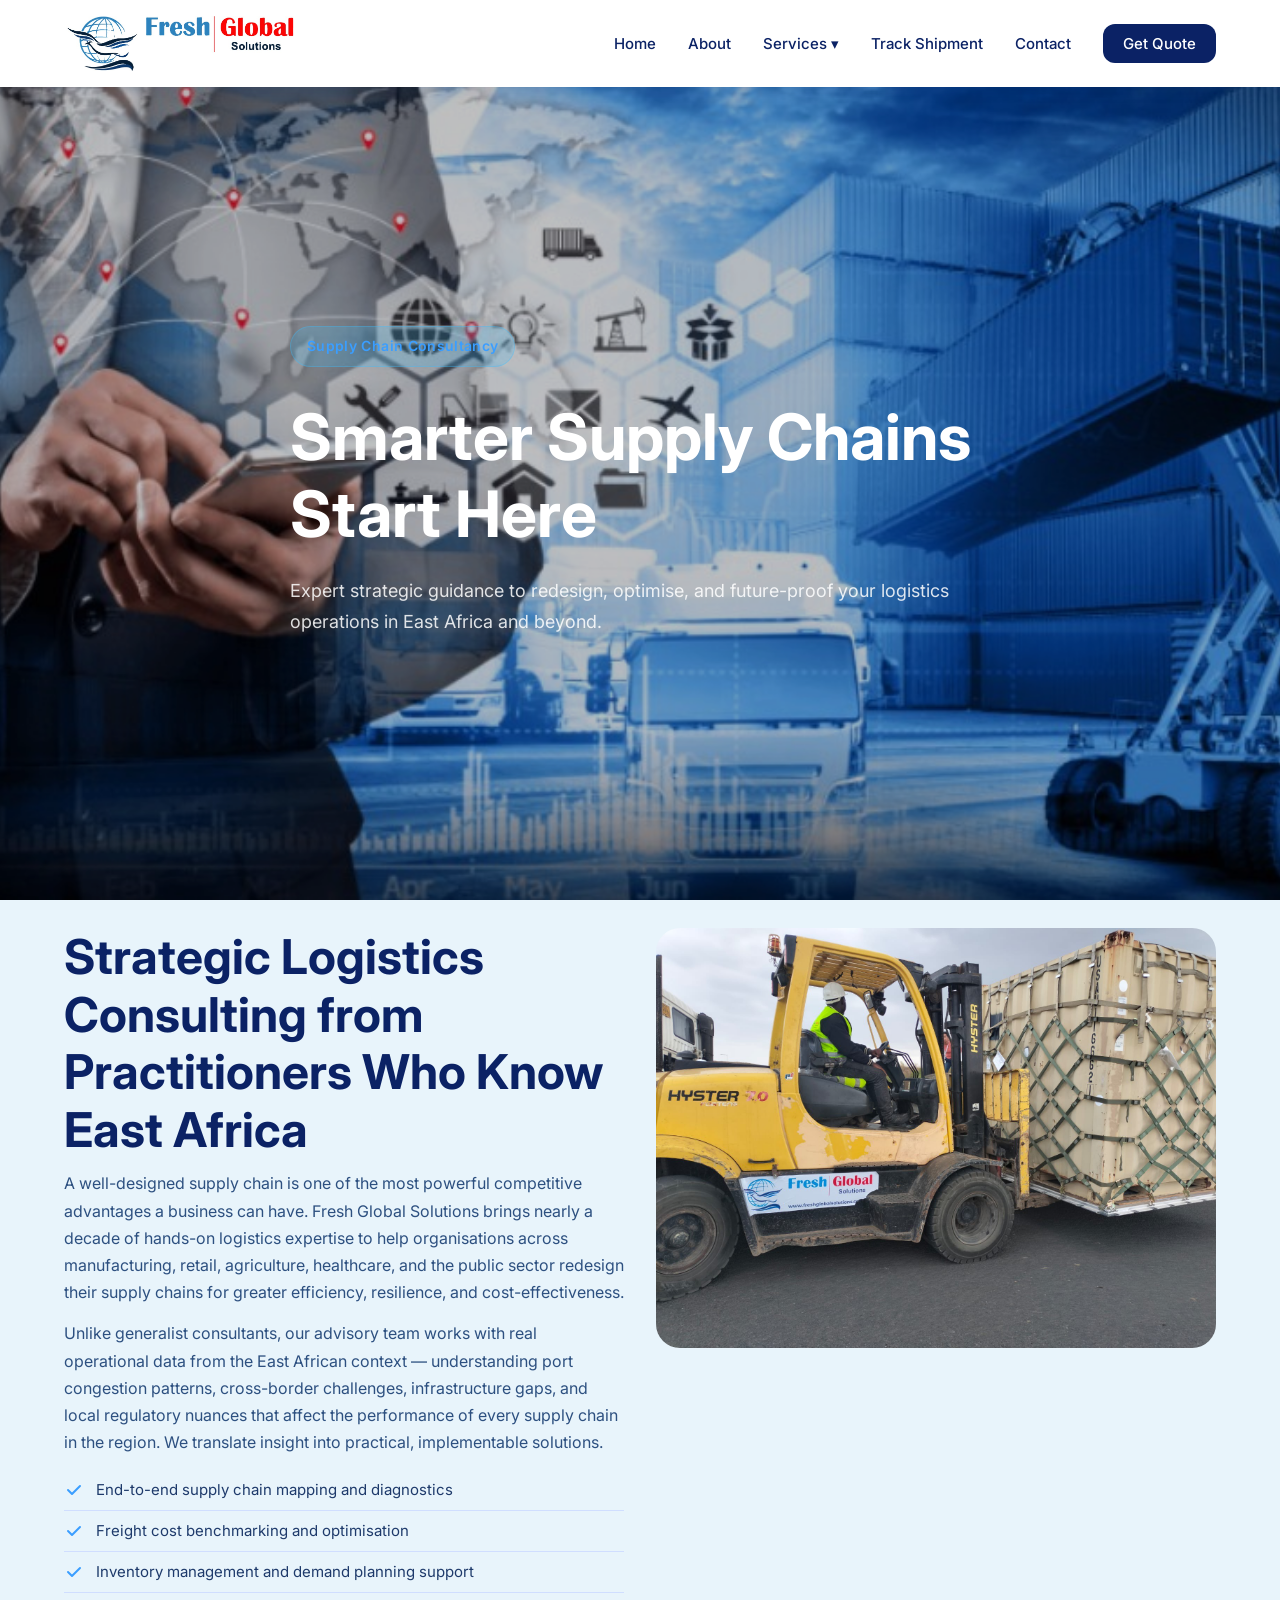
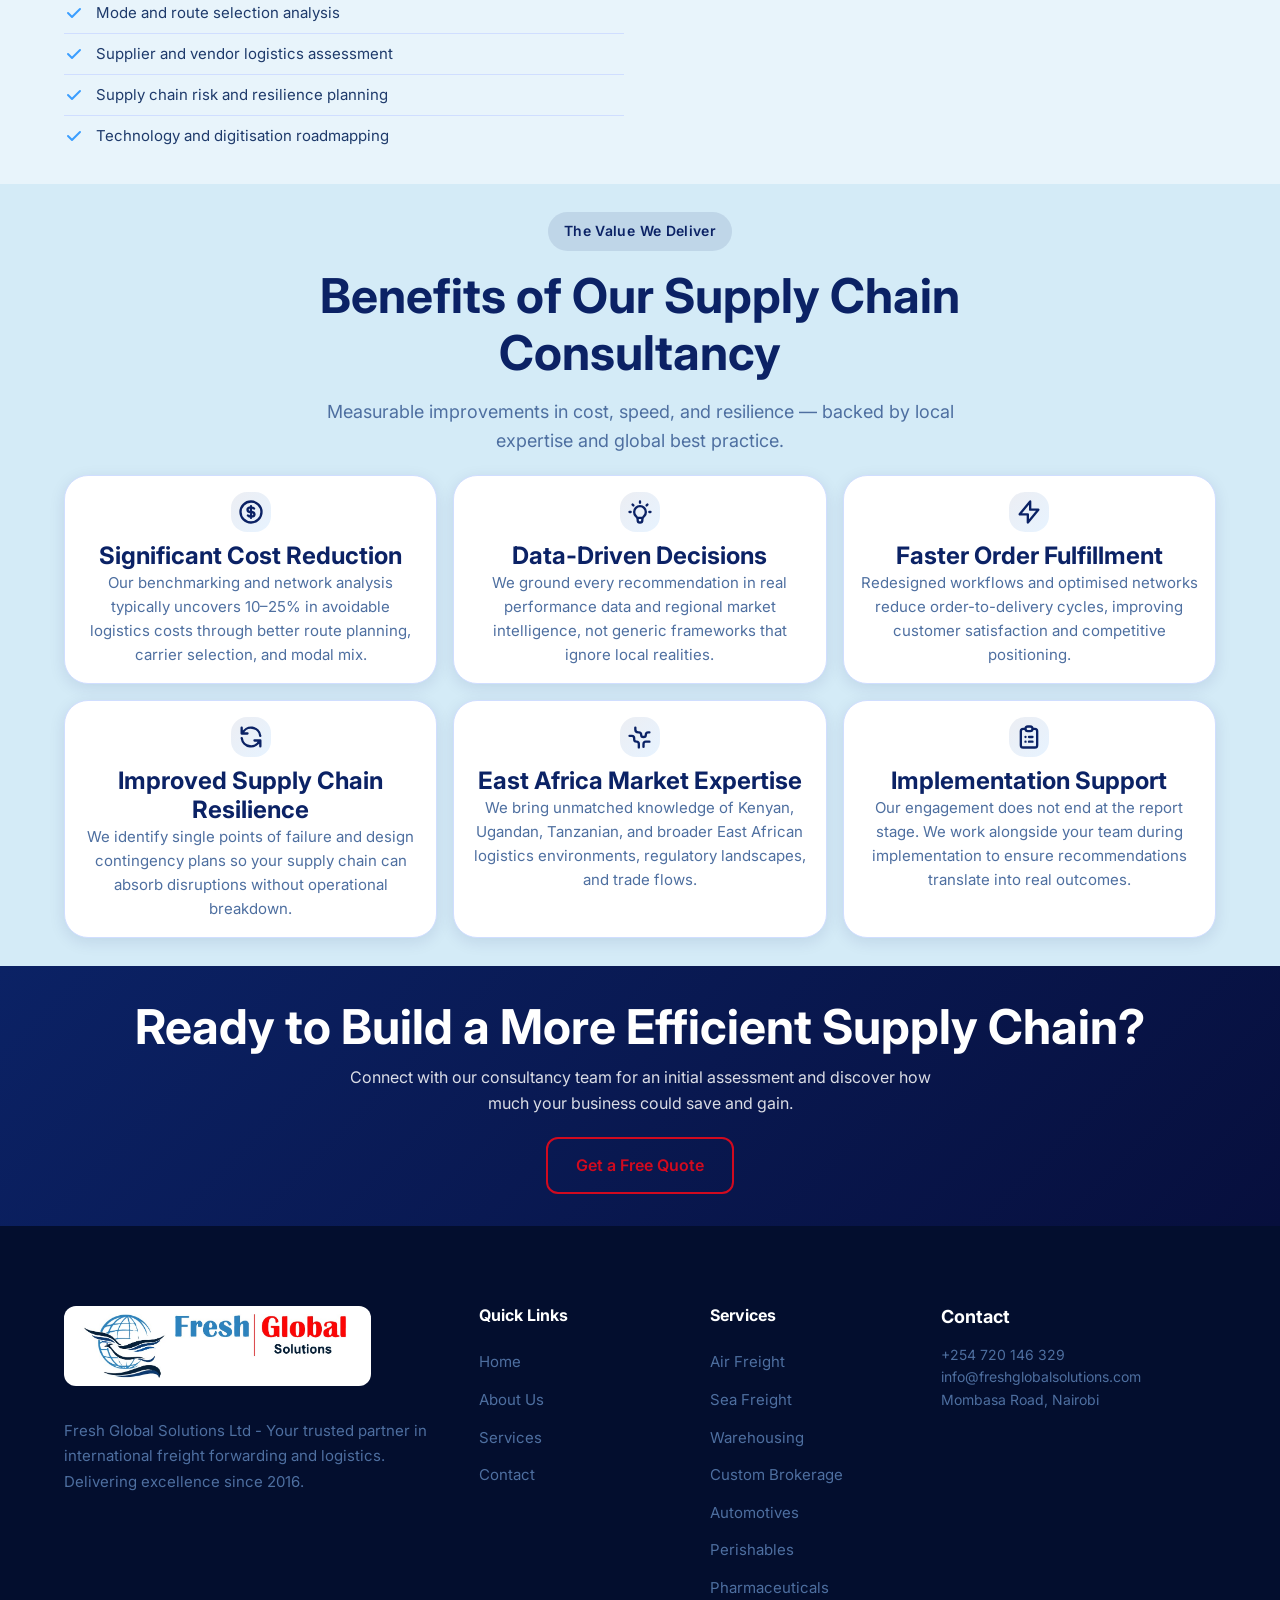
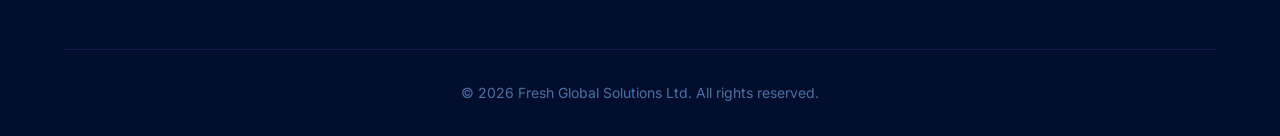
<file: supply-chain.html>
<!DOCTYPE html>
<html lang="en">
<head>
    <meta charset="UTF-8">
    <meta name="viewport" content="width=device-width, initial-scale=1.0">
    <title>Supply Chain Consultancy | Fresh Global Solutions</title>
    <meta name="description" content="Strategic supply chain consultancy services for East African businesses. Fresh Global Solutions helps you design, optimise, and future-proof your logistics operations.">
    <link rel="stylesheet" href="styles.css">
    <link rel="preconnect" href="https://fonts.googleapis.com">
    <link href="https://fonts.googleapis.com/css2?family=Inter:wght@300;400;500;600;700;800&display=swap" rel="stylesheet">
</head>
<body>
    <nav class="navbar navbar-overlay" id="navbar">
        <div class="container nav-container">
            <a href="index.html" class="logo"><img src="images/PHOTO-2026-02-20-14-39-01.jpg" alt="Fresh Global Solutions" class="logo-img"></a>
            <button class="nav-toggle" id="navToggle"><span></span><span></span><span></span></button>
            <ul class="nav-menu" id="navMenu">
                <li><a href="index.html" class="nav-link">Home</a></li>
                <li><a href="about.html" class="nav-link">About</a></li>
                <li class="nav-item-dropdown"><a href="index.html#services" class="nav-link">Services ▾</a>
                    <div class="nav-dropdown"><a href="air-freight.html">Air Freight</a><a href="sea-freight.html">Sea Freight</a><a href="warehousing.html">Warehousing</a><a href="customs-brokerage.html">Custom Brokerage</a><a href="transport.html">Transport & Distribution</a><a href="supply-chain.html">Supply Chain Consultancy</a><a href="automotives.html">Automotives</a><a href="perishables.html">Perishables</a><a href="pharmaceuticals.html">Pharmaceuticals & Healthcare</a><a href="project-logistics.html">Project Logistics</a></div>
                </li>
                <li><a href="index.html#tracking" class="nav-link">Track Shipment</a></li>
                <li><a href="index.html#contact" class="nav-link">Contact</a></li>
                <li><a href="index.html#quote" class="nav-link btn-nav">Get Quote</a></li>
            </ul>
        </div>
    </nav>

    <!-- Hero -->
    <section class="service-hero" style="background-image: url('images/PHOTO-2026-02-28-12-18-53.jpg'); background-position: center center;">
        <div class="container">
            <div class="service-hero-content">
                <span class="section-badge">Supply Chain Consultancy</span>
                <h1>Smarter Supply Chains Start Here</h1>
                <p>Expert strategic guidance to redesign, optimise, and future-proof your logistics operations in East Africa and beyond.</p>
            </div>
        </div>
    </section>

    <!-- Detail -->
    <section class="service-detail">
        <div class="container">
            <div class="service-detail-grid">
                <div class="service-detail-content">
                    <h2>Strategic Logistics Consulting from Practitioners Who Know East Africa</h2>
                    <p>A well-designed supply chain is one of the most powerful competitive advantages a business can have. Fresh Global Solutions brings nearly a decade of hands-on logistics expertise to help organisations across manufacturing, retail, agriculture, healthcare, and the public sector redesign their supply chains for greater efficiency, resilience, and cost-effectiveness.</p>
                    <p>Unlike generalist consultants, our advisory team works with real operational data from the East African context — understanding port congestion patterns, cross-border challenges, infrastructure gaps, and local regulatory nuances that affect the performance of every supply chain in the region. We translate insight into practical, implementable solutions.</p>
                    <ul class="service-features-list">
                        <li><svg width="20" height="20" viewBox="0 0 20 20" fill="currentColor"><path fill-rule="evenodd" d="M16.707 5.293a1 1 0 010 1.414l-8 8a1 1 0 01-1.414 0l-4-4a1 1 0 011.414-1.414L8 12.586l7.293-7.293a1 1 0 011.414 0z"/></svg> End-to-end supply chain mapping and diagnostics</li>
                        <li><svg width="20" height="20" viewBox="0 0 20 20" fill="currentColor"><path fill-rule="evenodd" d="M16.707 5.293a1 1 0 010 1.414l-8 8a1 1 0 01-1.414 0l-4-4a1 1 0 011.414-1.414L8 12.586l7.293-7.293a1 1 0 011.414 0z"/></svg> Freight cost benchmarking and optimisation</li>
                        <li><svg width="20" height="20" viewBox="0 0 20 20" fill="currentColor"><path fill-rule="evenodd" d="M16.707 5.293a1 1 0 010 1.414l-8 8a1 1 0 01-1.414 0l-4-4a1 1 0 011.414-1.414L8 12.586l7.293-7.293a1 1 0 011.414 0z"/></svg> Inventory management and demand planning support</li>
                        <li><svg width="20" height="20" viewBox="0 0 20 20" fill="currentColor"><path fill-rule="evenodd" d="M16.707 5.293a1 1 0 010 1.414l-8 8a1 1 0 01-1.414 0l-4-4a1 1 0 011.414-1.414L8 12.586l7.293-7.293a1 1 0 011.414 0z"/></svg> Mode and route selection analysis</li>
                        <li><svg width="20" height="20" viewBox="0 0 20 20" fill="currentColor"><path fill-rule="evenodd" d="M16.707 5.293a1 1 0 010 1.414l-8 8a1 1 0 01-1.414 0l-4-4a1 1 0 011.414-1.414L8 12.586l7.293-7.293a1 1 0 011.414 0z"/></svg> Supplier and vendor logistics assessment</li>
                        <li><svg width="20" height="20" viewBox="0 0 20 20" fill="currentColor"><path fill-rule="evenodd" d="M16.707 5.293a1 1 0 010 1.414l-8 8a1 1 0 01-1.414 0l-4-4a1 1 0 011.414-1.414L8 12.586l7.293-7.293a1 1 0 011.414 0z"/></svg> Supply chain risk and resilience planning</li>
                        <li><svg width="20" height="20" viewBox="0 0 20 20" fill="currentColor"><path fill-rule="evenodd" d="M16.707 5.293a1 1 0 010 1.414l-8 8a1 1 0 01-1.414 0l-4-4a1 1 0 011.414-1.414L8 12.586l7.293-7.293a1 1 0 011.414 0z"/></svg> Technology and digitisation roadmapping</li>
                    </ul>
                </div>
                <div class="service-detail-image">
                    <img src="images/logoelements/a2f2ad28-b320-4374-9122-99c386e69dc0.jpeg" alt="Supply chain logistics operations">
                </div>
            </div>
        </div>
    </section>

    <!-- Benefits -->
    <section class="service-benefits">
        <div class="container">
            <div class="section-header">
                <span class="section-badge">The Value We Deliver</span>
                <h2>Benefits of Our Supply Chain Consultancy</h2>
                <p>Measurable improvements in cost, speed, and resilience — backed by local expertise and global best practice.</p>
            </div>
            <div class="benefits-grid">
                <div class="benefit-card">
                    <div class="benefit-icon">
                        <svg width="28" height="28" fill="none" viewBox="0 0 24 24" stroke="currentColor"><path stroke-linecap="round" stroke-linejoin="round" stroke-width="2" d="M12 8c-1.657 0-3 .895-3 2s1.343 2 3 2 3 .895 3 2-1.343 2-3 2m0-8c1.11 0 2.08.402 2.599 1M12 8V7m0 1v8m0 0v1m0-1c-1.11 0-2.08-.402-2.599-1M21 12a9 9 0 11-18 0 9 9 0 0118 0z"/></svg>
                    </div>
                    <h3>Significant Cost Reduction</h3>
                    <p>Our benchmarking and network analysis typically uncovers 10–25% in avoidable logistics costs through better route planning, carrier selection, and modal mix.</p>
                </div>
                <div class="benefit-card">
                    <div class="benefit-icon">
                        <svg width="28" height="28" fill="none" viewBox="0 0 24 24" stroke="currentColor"><path stroke-linecap="round" stroke-linejoin="round" stroke-width="2" d="M9.663 17h4.673M12 3v1m6.364 1.636l-.707.707M21 12h-1M4 12H3m3.343-5.657l-.707-.707m2.828 9.9a5 5 0 117.072 0l-.548.547A3.374 3.374 0 0014 18.469V19a2 2 0 11-4 0v-.531c0-.895-.356-1.754-.988-2.386l-.548-.547z"/></svg>
                    </div>
                    <h3>Data-Driven Decisions</h3>
                    <p>We ground every recommendation in real performance data and regional market intelligence, not generic frameworks that ignore local realities.</p>
                </div>
                <div class="benefit-card">
                    <div class="benefit-icon">
                        <svg width="28" height="28" fill="none" viewBox="0 0 24 24" stroke="currentColor"><path stroke-linecap="round" stroke-linejoin="round" stroke-width="2" d="M13 10V3L4 14h7v7l9-11h-7z"/></svg>
                    </div>
                    <h3>Faster Order Fulfillment</h3>
                    <p>Redesigned workflows and optimised networks reduce order-to-delivery cycles, improving customer satisfaction and competitive positioning.</p>
                </div>
                <div class="benefit-card">
                    <div class="benefit-icon">
                        <svg width="28" height="28" fill="none" viewBox="0 0 24 24" stroke="currentColor"><path stroke-linecap="round" stroke-linejoin="round" stroke-width="2" d="M4 4v5h.582m15.356 2A8.001 8.001 0 004.582 9m0 0H9m11 11v-5h-.581m0 0a8.003 8.003 0 01-15.357-2m15.357 2H15"/></svg>
                    </div>
                    <h3>Improved Supply Chain Resilience</h3>
                    <p>We identify single points of failure and design contingency plans so your supply chain can absorb disruptions without operational breakdown.</p>
                </div>
                <div class="benefit-card">
                    <div class="benefit-icon">
                        <svg width="28" height="28" fill="none" viewBox="0 0 24 24" stroke="currentColor"><path stroke-linecap="round" stroke-linejoin="round" stroke-width="2" d="M3.055 11H5a2 2 0 012 2v1a2 2 0 002 2 2 2 0 012 2v2.945M8 3.935V5.5A2.5 2.5 0 0010.5 8h.5a2 2 0 012 2 2 2 0 104 0 2 2 0 012-2h1.064M15 20.488V18a2 2 0 012-2h3.064"/></svg>
                    </div>
                    <h3>East Africa Market Expertise</h3>
                    <p>We bring unmatched knowledge of Kenyan, Ugandan, Tanzanian, and broader East African logistics environments, regulatory landscapes, and trade flows.</p>
                </div>
                <div class="benefit-card">
                    <div class="benefit-icon">
                        <svg width="28" height="28" fill="none" viewBox="0 0 24 24" stroke="currentColor"><path stroke-linecap="round" stroke-linejoin="round" stroke-width="2" d="M9 5H7a2 2 0 00-2 2v12a2 2 0 002 2h10a2 2 0 002-2V7a2 2 0 00-2-2h-2M9 5a2 2 0 002 2h2a2 2 0 002-2M9 5a2 2 0 012-2h2a2 2 0 012 2m-3 7h3m-3 4h3m-6-4h.01M9 16h.01"/></svg>
                    </div>
                    <h3>Implementation Support</h3>
                    <p>Our engagement does not end at the report stage. We work alongside your team during implementation to ensure recommendations translate into real outcomes.</p>
                </div>
            </div>
        </div>
    </section>

    <!-- CTA -->
    <section class="service-cta">
        <div class="container">
            <h2>Ready to Build a More Efficient Supply Chain?</h2>
            <p>Connect with our consultancy team for an initial assessment and discover how much your business could save and gain.</p>
            <a href="index.html#quote" class="btn btn-outline">Get a Free Quote</a>
        </div>
    </section>

    <footer class="footer">
        <div class="container">
            <div class="footer-grid">
                <div class="footer-brand"><a href="index.html" class="logo"><img src="images/PHOTO-2026-02-20-14-39-01.jpg" alt="Fresh Global Solutions" class="logo-img footer-logo-img"></a><p>Fresh Global Solutions Ltd - Your trusted partner in international freight forwarding and logistics. Delivering excellence since 2016.</p></div>
                <div class="footer-links"><h4>Quick Links</h4><ul><li><a href="index.html">Home</a></li><li><a href="about.html">About Us</a></li><li><a href="index.html#services">Services</a></li><li><a href="index.html#contact">Contact</a></li></ul></div>
                <div class="footer-links"><h4>Services</h4><ul><li><a href="air-freight.html">Air Freight</a></li><li><a href="sea-freight.html">Sea Freight</a></li><li><a href="warehousing.html">Warehousing</a></li><li><a href="customs-brokerage.html">Custom Brokerage</a></li><li><a href="automotives.html">Automotives</a></li><li><a href="perishables.html">Perishables</a></li><li><a href="pharmaceuticals.html">Pharmaceuticals</a></li></ul></div>
                <div class="footer-newsletter"><h4>Contact</h4><p>+254 720 146 329<br>info@freshglobalsolutions.com<br>Mombasa Road, Nairobi</p></div>
            </div>
            <div class="footer-bottom"><p>&copy; 2026 Fresh Global Solutions Ltd. All rights reserved.</p></div>
        </div>
    </footer>
    <script src="script.js"></script>
</body>
</html>
</file>
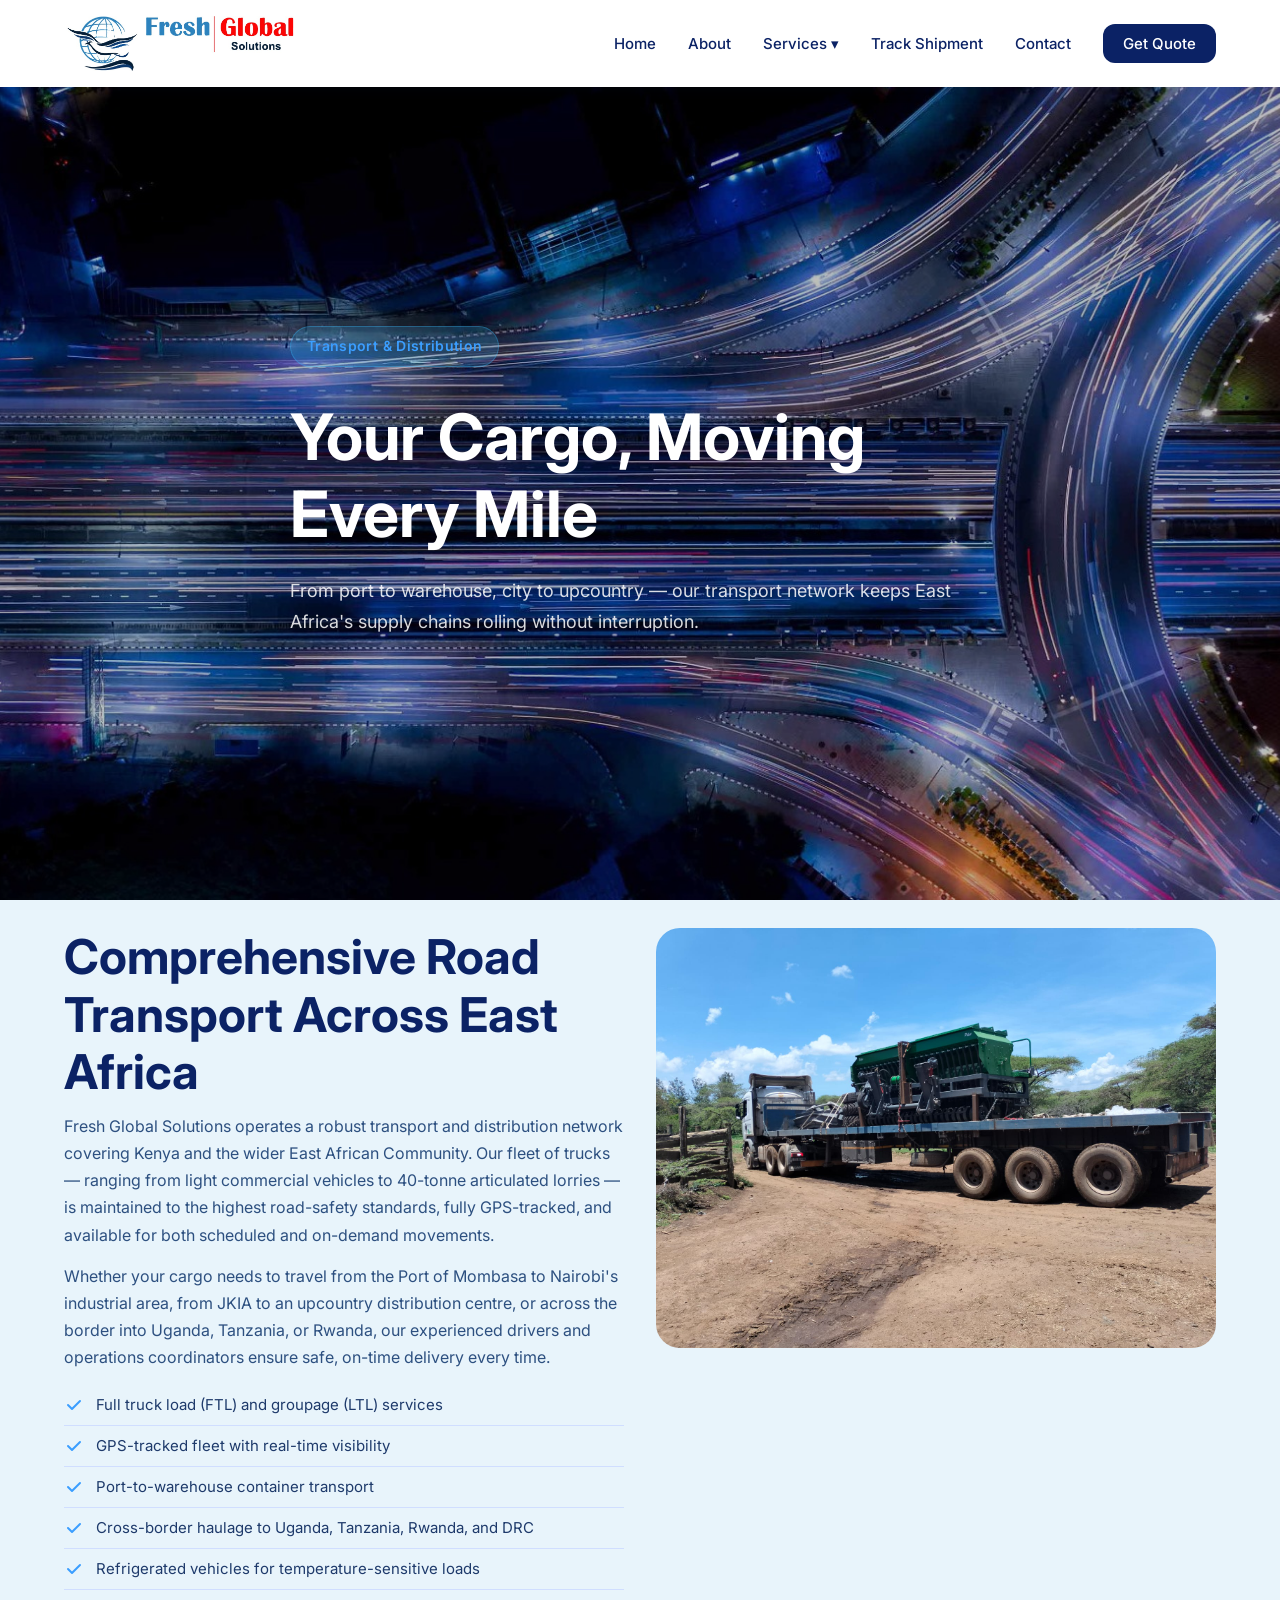
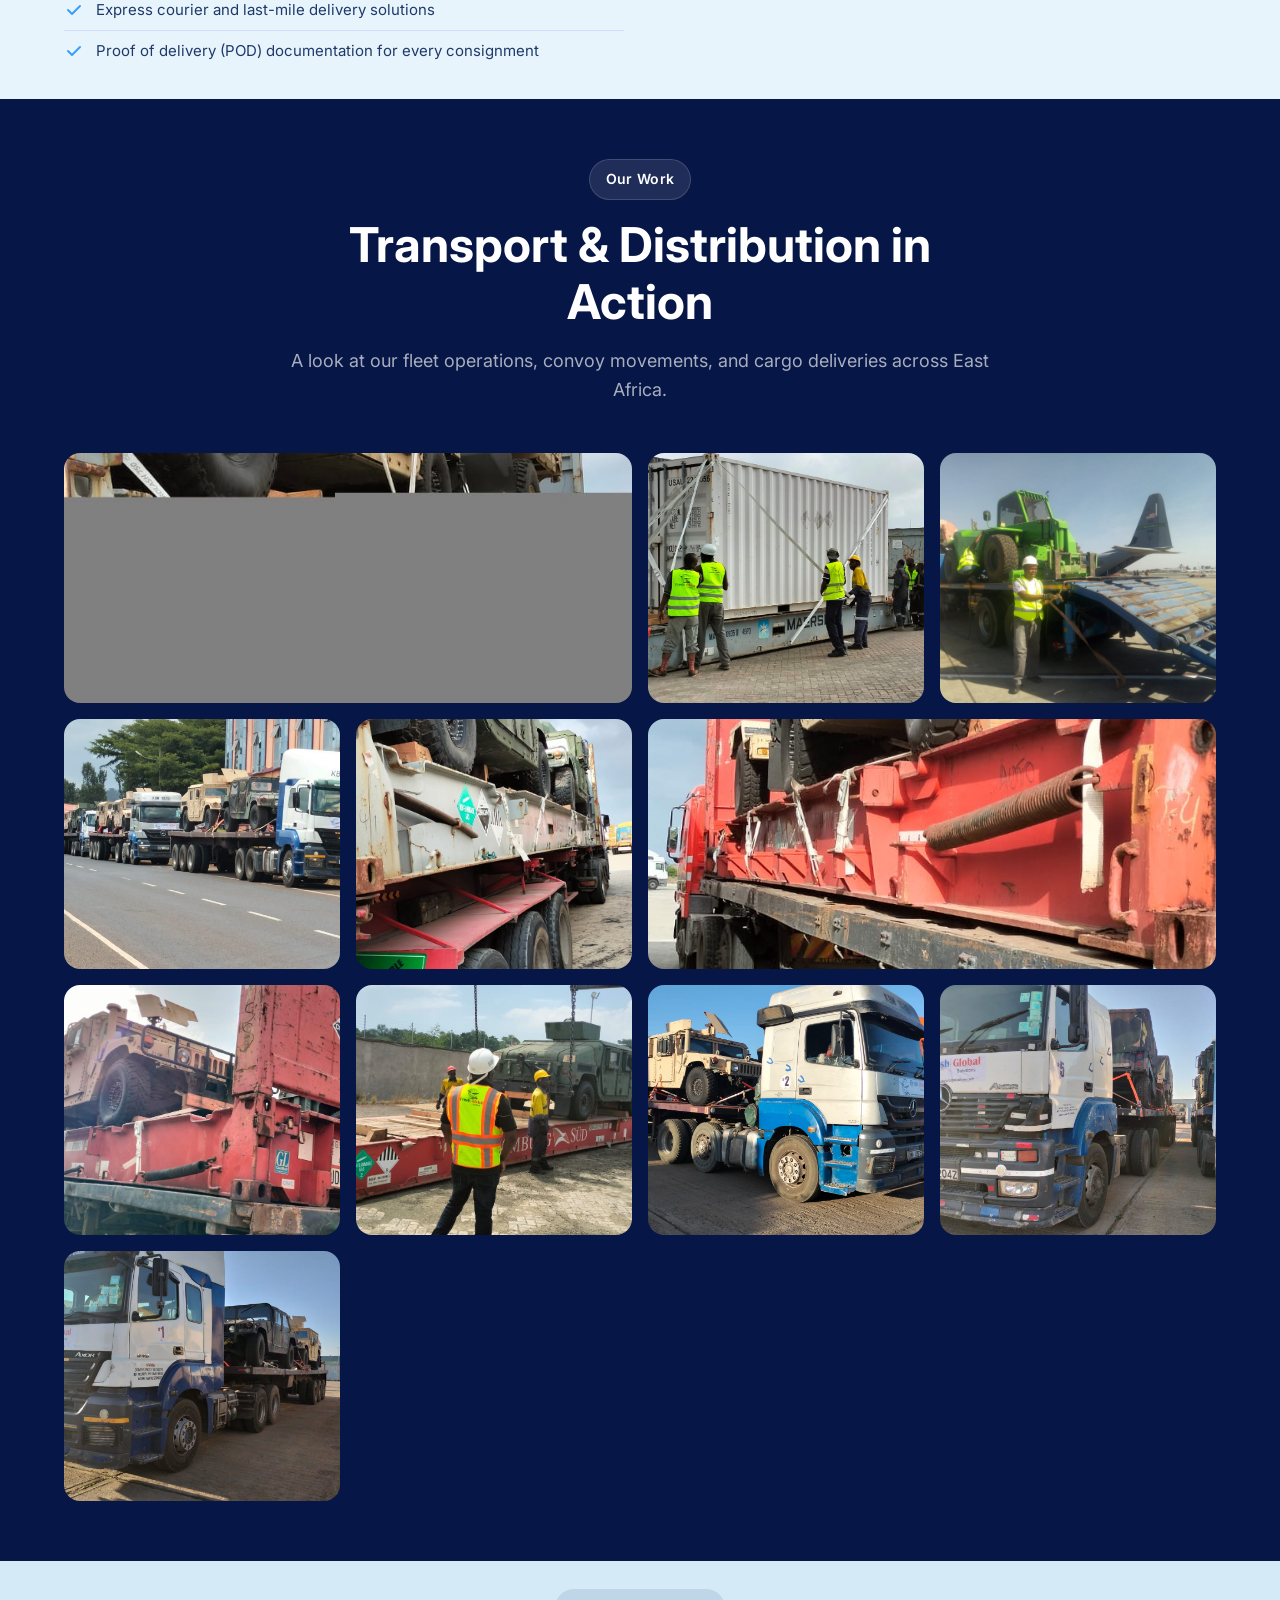
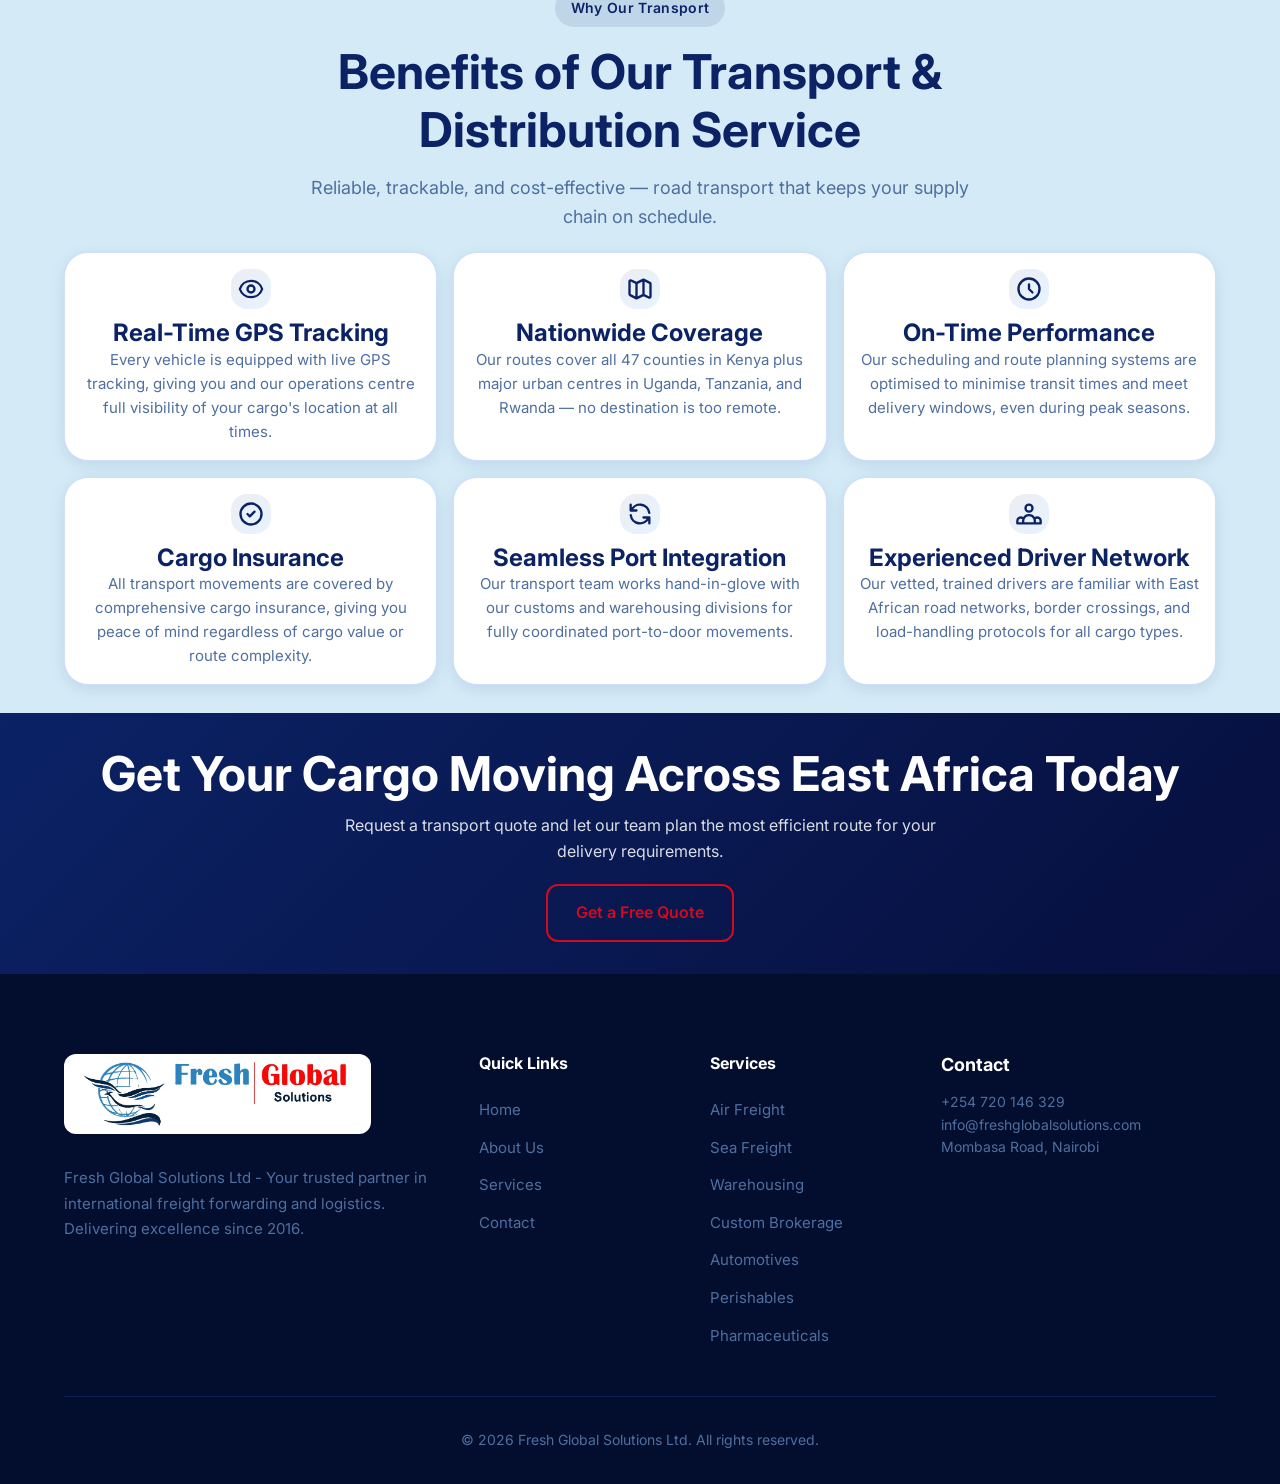
<file: transport.html>
<!DOCTYPE html>
<html lang="en">
<head>
    <meta charset="UTF-8">
    <meta name="viewport" content="width=device-width, initial-scale=1.0">
    <title>Transport & Distribution | Fresh Global Solutions</title>
    <meta name="description" content="Reliable road transport and last-mile distribution across East Africa. Fresh Global Solutions delivers your cargo from port to door with precision and care.">
    <link rel="stylesheet" href="styles.css">
    <link rel="preconnect" href="https://fonts.googleapis.com">
    <link href="https://fonts.googleapis.com/css2?family=Inter:wght@300;400;500;600;700;800&display=swap" rel="stylesheet">
</head>
<body>
    <nav class="navbar navbar-overlay" id="navbar">
        <div class="container nav-container">
            <a href="index.html" class="logo"><img src="images/PHOTO-2026-02-20-14-39-01.jpg" alt="Fresh Global Solutions" class="logo-img"></a>
            <button class="nav-toggle" id="navToggle"><span></span><span></span><span></span></button>
            <ul class="nav-menu" id="navMenu">
                <li><a href="index.html" class="nav-link">Home</a></li>
                <li><a href="about.html" class="nav-link">About</a></li>
                <li class="nav-item-dropdown"><a href="index.html#services" class="nav-link">Services ▾</a>
                    <div class="nav-dropdown"><a href="air-freight.html">Air Freight</a><a href="sea-freight.html">Sea Freight</a><a href="warehousing.html">Warehousing</a><a href="customs-brokerage.html">Custom Brokerage</a><a href="transport.html">Transport & Distribution</a><a href="supply-chain.html">Supply Chain Consultancy</a><a href="automotives.html">Automotives</a><a href="perishables.html">Perishables</a><a href="pharmaceuticals.html">Pharmaceuticals & Healthcare</a><a href="project-logistics.html">Project Logistics</a></div>
                </li>
                <li><a href="index.html#tracking" class="nav-link">Track Shipment</a></li>
                <li><a href="index.html#contact" class="nav-link">Contact</a></li>
                <li><a href="index.html#quote" class="nav-link btn-nav">Get Quote</a></li>
            </ul>
        </div>
    </nav>

    <!-- Hero -->
    <section class="service-hero" style="background-image: url('images/PHOTO-2026-02-28-12-07-01.jpg'); background-position: center center;">
        <div class="container">
            <div class="service-hero-content">
                <span class="section-badge">Transport & Distribution</span>
                <h1>Your Cargo, Moving Every Mile</h1>
                <p>From port to warehouse, city to upcountry — our transport network keeps East Africa's supply chains rolling without interruption.</p>
            </div>
        </div>
    </section>

    <!-- Detail -->
    <section class="service-detail">
        <div class="container">
            <div class="service-detail-grid">
                <div class="service-detail-content">
                    <h2>Comprehensive Road Transport Across East Africa</h2>
                    <p>Fresh Global Solutions operates a robust transport and distribution network covering Kenya and the wider East African Community. Our fleet of trucks — ranging from light commercial vehicles to 40-tonne articulated lorries — is maintained to the highest road-safety standards, fully GPS-tracked, and available for both scheduled and on-demand movements.</p>
                    <p>Whether your cargo needs to travel from the Port of Mombasa to Nairobi's industrial area, from JKIA to an upcountry distribution centre, or across the border into Uganda, Tanzania, or Rwanda, our experienced drivers and operations coordinators ensure safe, on-time delivery every time.</p>
                    <ul class="service-features-list">
                        <li><svg width="20" height="20" viewBox="0 0 20 20" fill="currentColor"><path fill-rule="evenodd" d="M16.707 5.293a1 1 0 010 1.414l-8 8a1 1 0 01-1.414 0l-4-4a1 1 0 011.414-1.414L8 12.586l7.293-7.293a1 1 0 011.414 0z"/></svg> Full truck load (FTL) and groupage (LTL) services</li>
                        <li><svg width="20" height="20" viewBox="0 0 20 20" fill="currentColor"><path fill-rule="evenodd" d="M16.707 5.293a1 1 0 010 1.414l-8 8a1 1 0 01-1.414 0l-4-4a1 1 0 011.414-1.414L8 12.586l7.293-7.293a1 1 0 011.414 0z"/></svg> GPS-tracked fleet with real-time visibility</li>
                        <li><svg width="20" height="20" viewBox="0 0 20 20" fill="currentColor"><path fill-rule="evenodd" d="M16.707 5.293a1 1 0 010 1.414l-8 8a1 1 0 01-1.414 0l-4-4a1 1 0 011.414-1.414L8 12.586l7.293-7.293a1 1 0 011.414 0z"/></svg> Port-to-warehouse container transport</li>
                        <li><svg width="20" height="20" viewBox="0 0 20 20" fill="currentColor"><path fill-rule="evenodd" d="M16.707 5.293a1 1 0 010 1.414l-8 8a1 1 0 01-1.414 0l-4-4a1 1 0 011.414-1.414L8 12.586l7.293-7.293a1 1 0 011.414 0z"/></svg> Cross-border haulage to Uganda, Tanzania, Rwanda, and DRC</li>
                        <li><svg width="20" height="20" viewBox="0 0 20 20" fill="currentColor"><path fill-rule="evenodd" d="M16.707 5.293a1 1 0 010 1.414l-8 8a1 1 0 01-1.414 0l-4-4a1 1 0 011.414-1.414L8 12.586l7.293-7.293a1 1 0 011.414 0z"/></svg> Refrigerated vehicles for temperature-sensitive loads</li>
                        <li><svg width="20" height="20" viewBox="0 0 20 20" fill="currentColor"><path fill-rule="evenodd" d="M16.707 5.293a1 1 0 010 1.414l-8 8a1 1 0 01-1.414 0l-4-4a1 1 0 011.414-1.414L8 12.586l7.293-7.293a1 1 0 011.414 0z"/></svg> Express courier and last-mile delivery solutions</li>
                        <li><svg width="20" height="20" viewBox="0 0 20 20" fill="currentColor"><path fill-rule="evenodd" d="M16.707 5.293a1 1 0 010 1.414l-8 8a1 1 0 01-1.414 0l-4-4a1 1 0 011.414-1.414L8 12.586l7.293-7.293a1 1 0 011.414 0z"/></svg> Proof of delivery (POD) documentation for every consignment</li>
                    </ul>
                </div>
                <div class="service-detail-image">
                    <img src="images/PHOTO-2026-02-28-12-41-55.jpg" alt="Fresh Global Solutions transport fleet on African roads">
                </div>
            </div>
        </div>
    </section>

    <!-- Gallery -->
    <section class="gallery-section" style="padding: 60px 0;">
        <div class="container">
            <div class="section-header">
                <span class="section-badge">Our Work</span>
                <h2>Transport & Distribution in Action</h2>
                <p>A look at our fleet operations, convoy movements, and cargo deliveries across East Africa.</p>
            </div>
            <div class="gallery-grid">
                <div class="gallery-item wide">
                    <img src="images/01b86e47-1dbc-466a-a588-2968077c480f.JPG" alt="Fresh Global Solutions transport convoy" loading="lazy">
                    <div class="gallery-overlay"><p>Transport Convoy</p></div>
                </div>
                <div class="gallery-item">
                    <img src="images/11328b93-1d24-4e32-b0ea-7d7038090efb.JPG" alt="Fresh Global Solutions fleet operations" loading="lazy">
                    <div class="gallery-overlay"><p>Fleet Operations</p></div>
                </div>
                <div class="gallery-item">
                    <img src="images/34d6410e-18e3-447e-871d-e68e06ef9c39.JPG" alt="Road freight transport" loading="lazy">
                    <div class="gallery-overlay"><p>Road Freight</p></div>
                </div>
                <div class="gallery-item">
                    <img src="images/352b4f69-c2c1-4711-b522-10714018e39c.JPG" alt="Fresh Global Solutions cargo transport" loading="lazy">
                    <div class="gallery-overlay"><p>Cargo Transport</p></div>
                </div>
                <div class="gallery-item">
                    <img src="images/a166faa4-df05-47c3-9faa-22315470a034.JPG" alt="Fresh Global Solutions team and fleet" loading="lazy">
                    <div class="gallery-overlay"><p>Our Team & Fleet</p></div>
                </div>
                <div class="gallery-item wide">
                    <img src="images/b15ec0d0-5f58-4989-9b93-bcf77b41b308.JPG" alt="Distribution network operations" loading="lazy">
                    <div class="gallery-overlay"><p>Distribution Network</p></div>
                </div>
                <div class="gallery-item">
                    <img src="images/c0c92e29-6367-48b1-847b-c0dfdc05c0f6.JPG" alt="Heavy load transport" loading="lazy">
                    <div class="gallery-overlay"><p>Heavy Load Transport</p></div>
                </div>
                <div class="gallery-item">
                    <img src="images/c1992c22-1f10-46aa-ab68-f237b276f791.JPG" alt="Cross-border freight operations" loading="lazy">
                    <div class="gallery-overlay"><p>Cross-Border Freight</p></div>
                </div>
                <div class="gallery-item">
                    <img src="images/PHOTO-2026-03-18-10-01-29 (1).jpg" alt="Fresh Global Solutions transport operations" loading="lazy">
                    <div class="gallery-overlay"><p>Transport Operations</p></div>
                </div>
                <div class="gallery-item">
                    <img src="images/PHOTO-2026-03-18-10-01-29.jpg" alt="Fresh Global Solutions fleet" loading="lazy">
                    <div class="gallery-overlay"><p>Our Fleet</p></div>
                </div>
                <div class="gallery-item">
                    <img src="images/PHOTO-2026-03-18-10-01-30.jpg" alt="Fresh Global Solutions delivery" loading="lazy">
                    <div class="gallery-overlay"><p>Delivery Network</p></div>
                </div>
            </div>
        </div>
    </section>

    <!-- Benefits -->
    <section class="service-benefits">
        <div class="container">
            <div class="section-header">
                <span class="section-badge">Why Our Transport</span>
                <h2>Benefits of Our Transport & Distribution Service</h2>
                <p>Reliable, trackable, and cost-effective — road transport that keeps your supply chain on schedule.</p>
            </div>
            <div class="benefits-grid">
                <div class="benefit-card">
                    <div class="benefit-icon">
                        <svg width="28" height="28" fill="none" viewBox="0 0 24 24" stroke="currentColor"><path stroke-linecap="round" stroke-linejoin="round" stroke-width="2" d="M15 12a3 3 0 11-6 0 3 3 0 016 0z"/><path stroke-linecap="round" stroke-linejoin="round" stroke-width="2" d="M2.458 12C3.732 7.943 7.523 5 12 5c4.478 0 8.268 2.943 9.542 7-1.274 4.057-5.064 7-9.542 7-4.477 0-8.268-2.943-9.542-7z"/></svg>
                    </div>
                    <h3>Real-Time GPS Tracking</h3>
                    <p>Every vehicle is equipped with live GPS tracking, giving you and our operations centre full visibility of your cargo's location at all times.</p>
                </div>
                <div class="benefit-card">
                    <div class="benefit-icon">
                        <svg width="28" height="28" fill="none" viewBox="0 0 24 24" stroke="currentColor"><path stroke-linecap="round" stroke-linejoin="round" stroke-width="2" d="M9 20l-5.447-2.724A1 1 0 013 16.382V5.618a1 1 0 011.447-.894L9 7m0 13l6-3m-6 3V7m6 10l4.553 2.276A1 1 0 0021 18.382V7.618a1 1 0 00-.553-.894L15 4m0 13V4m0 0L9 7"/></svg>
                    </div>
                    <h3>Nationwide Coverage</h3>
                    <p>Our routes cover all 47 counties in Kenya plus major urban centres in Uganda, Tanzania, and Rwanda — no destination is too remote.</p>
                </div>
                <div class="benefit-card">
                    <div class="benefit-icon">
                        <svg width="28" height="28" fill="none" viewBox="0 0 24 24" stroke="currentColor"><path stroke-linecap="round" stroke-linejoin="round" stroke-width="2" d="M12 8v4l3 3m6-3a9 9 0 11-18 0 9 9 0 0118 0z"/></svg>
                    </div>
                    <h3>On-Time Performance</h3>
                    <p>Our scheduling and route planning systems are optimised to minimise transit times and meet delivery windows, even during peak seasons.</p>
                </div>
                <div class="benefit-card">
                    <div class="benefit-icon">
                        <svg width="28" height="28" fill="none" viewBox="0 0 24 24" stroke="currentColor"><path stroke-linecap="round" stroke-linejoin="round" stroke-width="2" d="M9 12l2 2 4-4m6 2a9 9 0 11-18 0 9 9 0 0118 0z"/></svg>
                    </div>
                    <h3>Cargo Insurance</h3>
                    <p>All transport movements are covered by comprehensive cargo insurance, giving you peace of mind regardless of cargo value or route complexity.</p>
                </div>
                <div class="benefit-card">
                    <div class="benefit-icon">
                        <svg width="28" height="28" fill="none" viewBox="0 0 24 24" stroke="currentColor"><path stroke-linecap="round" stroke-linejoin="round" stroke-width="2" d="M4 4v5h.582m15.356 2A8.001 8.001 0 004.582 9m0 0H9m11 11v-5h-.581m0 0a8.003 8.003 0 01-15.357-2m15.357 2H15"/></svg>
                    </div>
                    <h3>Seamless Port Integration</h3>
                    <p>Our transport team works hand-in-glove with our customs and warehousing divisions for fully coordinated port-to-door movements.</p>
                </div>
                <div class="benefit-card">
                    <div class="benefit-icon">
                        <svg width="28" height="28" fill="none" viewBox="0 0 24 24" stroke="currentColor"><path stroke-linecap="round" stroke-linejoin="round" stroke-width="2" d="M17 20h5v-2a3 3 0 00-5.356-1.857M17 20H7m10 0v-2c0-.656-.126-1.283-.356-1.857M7 20H2v-2a3 3 0 015.356-1.857M7 20v-2c0-.656.126-1.283.356-1.857m0 0a5.002 5.002 0 019.288 0M15 7a3 3 0 11-6 0 3 3 0 016 0z"/></svg>
                    </div>
                    <h3>Experienced Driver Network</h3>
                    <p>Our vetted, trained drivers are familiar with East African road networks, border crossings, and load-handling protocols for all cargo types.</p>
                </div>
            </div>
        </div>
    </section>

    <!-- CTA -->
    <section class="service-cta">
        <div class="container">
            <h2>Get Your Cargo Moving Across East Africa Today</h2>
            <p>Request a transport quote and let our team plan the most efficient route for your delivery requirements.</p>
            <a href="index.html#quote" class="btn btn-outline">Get a Free Quote</a>
        </div>
    </section>

    <footer class="footer">
        <div class="container">
            <div class="footer-grid">
                <div class="footer-brand"><a href="index.html" class="logo"><img src="images/PHOTO-2026-02-20-14-39-01.jpg" alt="Fresh Global Solutions" class="logo-img footer-logo-img"></a><p>Fresh Global Solutions Ltd - Your trusted partner in international freight forwarding and logistics. Delivering excellence since 2016.</p></div>
                <div class="footer-links"><h4>Quick Links</h4><ul><li><a href="index.html">Home</a></li><li><a href="about.html">About Us</a></li><li><a href="index.html#services">Services</a></li><li><a href="index.html#contact">Contact</a></li></ul></div>
                <div class="footer-links"><h4>Services</h4><ul><li><a href="air-freight.html">Air Freight</a></li><li><a href="sea-freight.html">Sea Freight</a></li><li><a href="warehousing.html">Warehousing</a></li><li><a href="customs-brokerage.html">Custom Brokerage</a></li><li><a href="automotives.html">Automotives</a></li><li><a href="perishables.html">Perishables</a></li><li><a href="pharmaceuticals.html">Pharmaceuticals</a></li></ul></div>
                <div class="footer-newsletter"><h4>Contact</h4><p>+254 720 146 329<br>info@freshglobalsolutions.com<br>Mombasa Road, Nairobi</p></div>
            </div>
            <div class="footer-bottom"><p>&copy; 2026 Fresh Global Solutions Ltd. All rights reserved.</p></div>
        </div>
    </footer>
    <script src="script.js"></script>
</body>
</html>
</file>
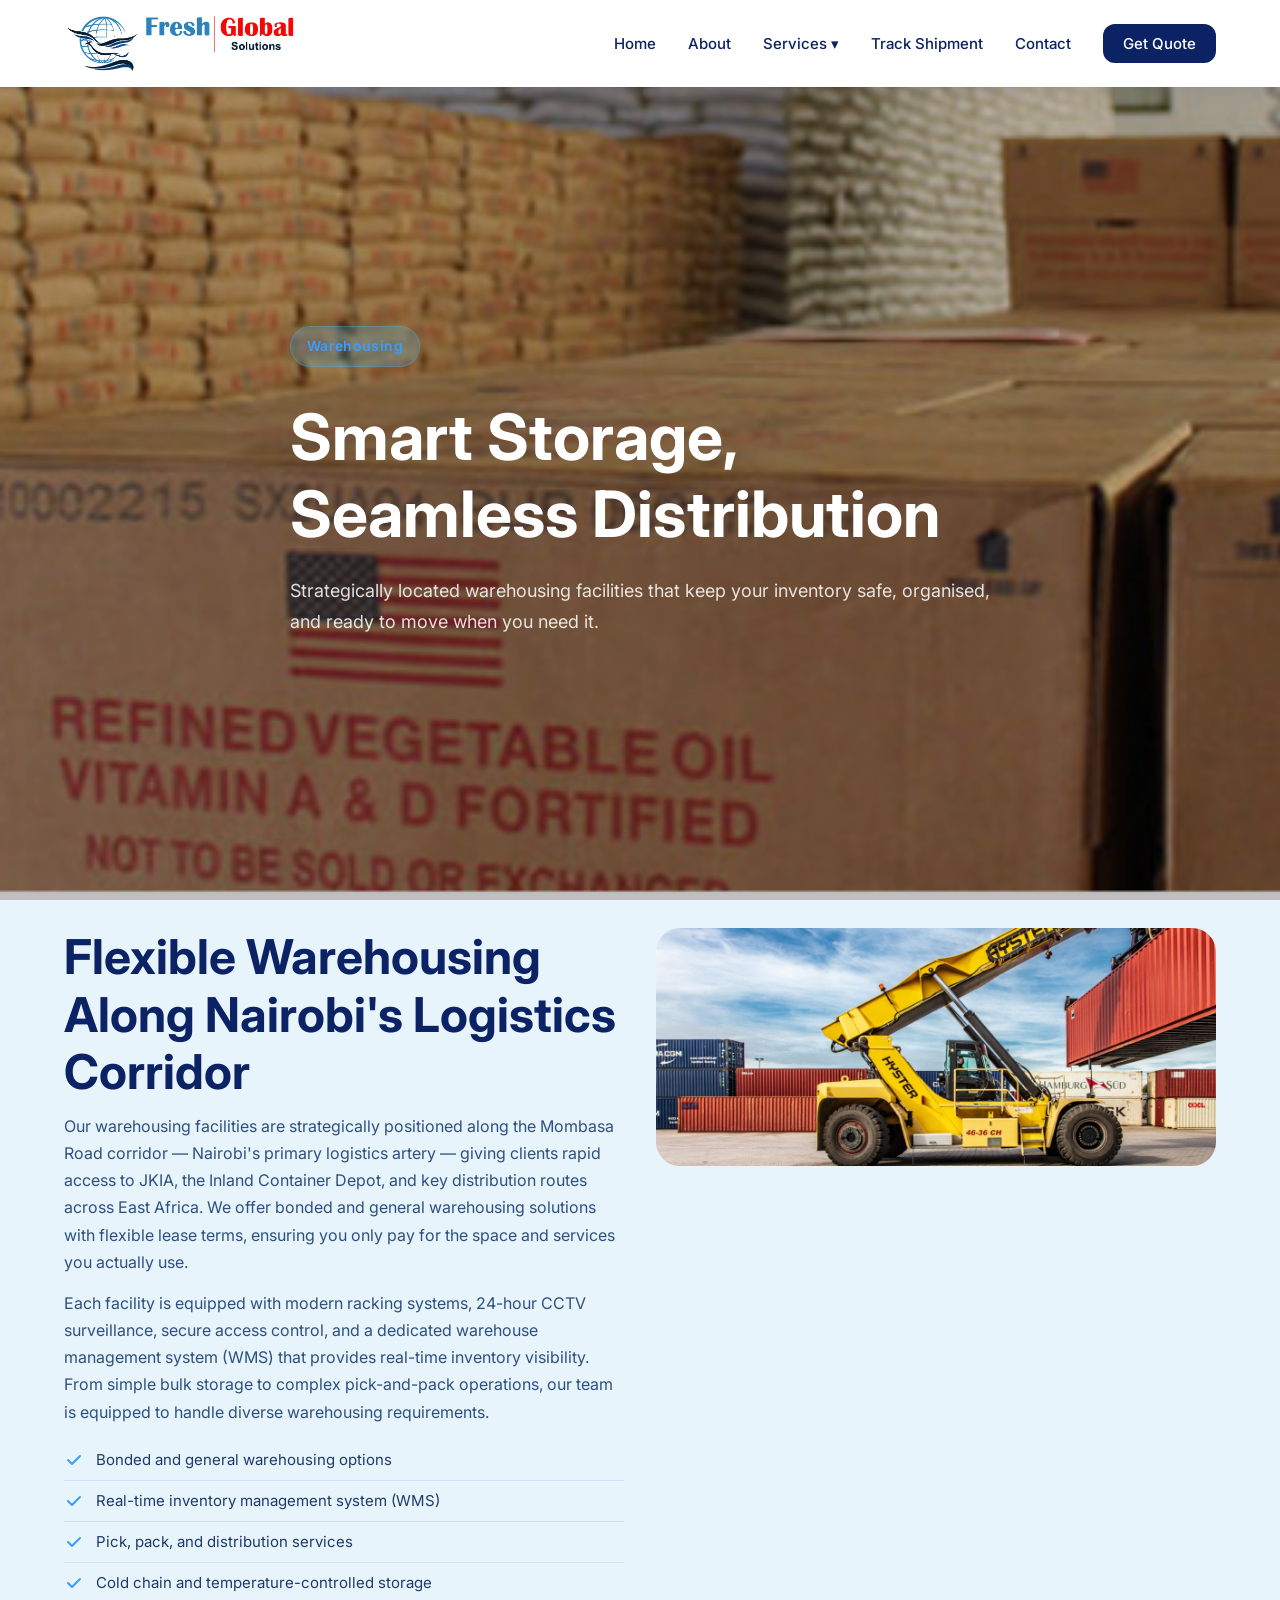
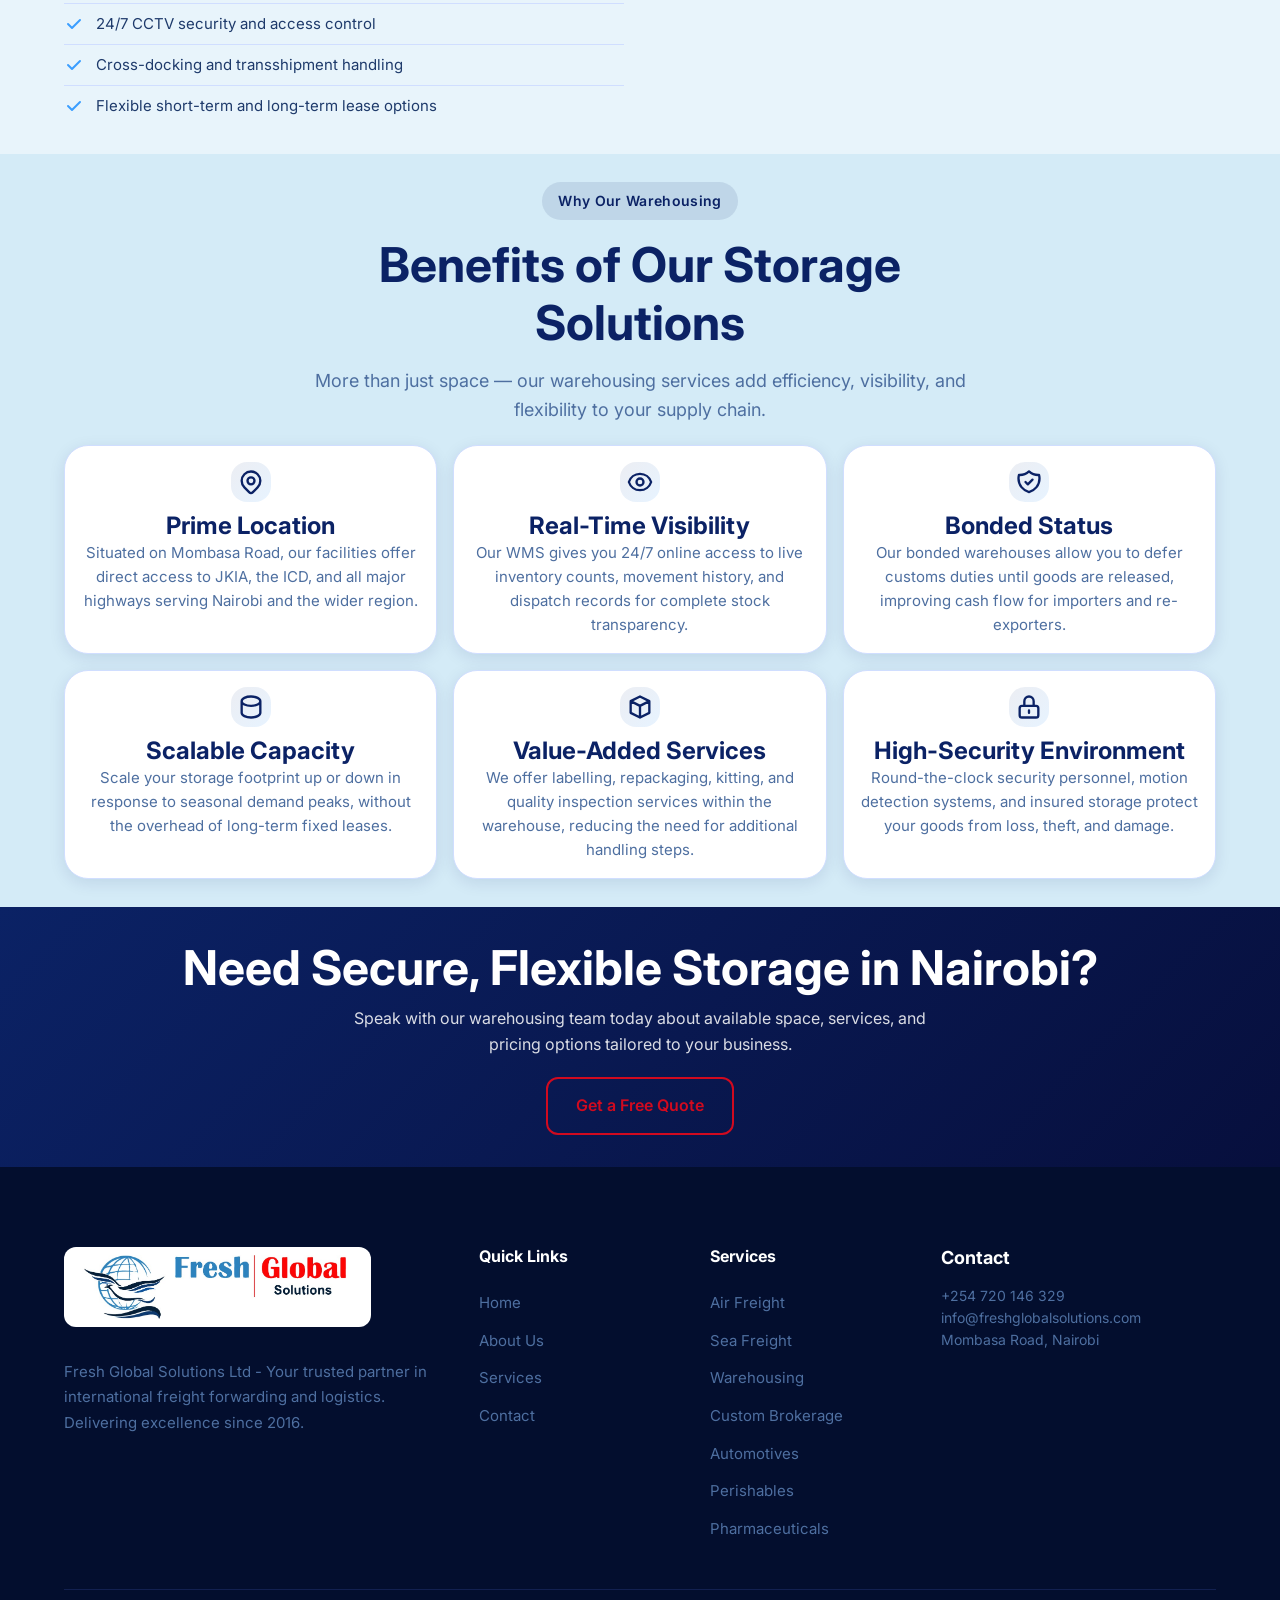
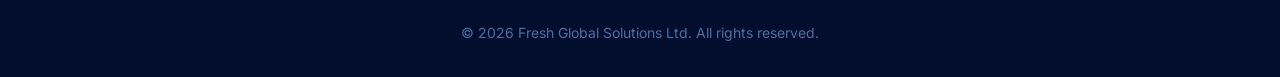
<file: warehousing.html>
<!DOCTYPE html>
<html lang="en">
<head>
    <meta charset="UTF-8">
    <meta name="viewport" content="width=device-width, initial-scale=1.0">
    <title>Warehousing | Fresh Global Solutions</title>
    <meta name="description" content="Secure bonded and general warehousing facilities in Nairobi. Fresh Global Solutions provides flexible storage, inventory management, and distribution services.">
    <link rel="stylesheet" href="styles.css">
    <link rel="preconnect" href="https://fonts.googleapis.com">
    <link href="https://fonts.googleapis.com/css2?family=Inter:wght@300;400;500;600;700;800&display=swap" rel="stylesheet">
</head>
<body>
    <nav class="navbar navbar-overlay" id="navbar">
        <div class="container nav-container">
            <a href="index.html" class="logo"><img src="images/PHOTO-2026-02-20-14-39-01.jpg" alt="Fresh Global Solutions" class="logo-img"></a>
            <button class="nav-toggle" id="navToggle"><span></span><span></span><span></span></button>
            <ul class="nav-menu" id="navMenu">
                <li><a href="index.html" class="nav-link">Home</a></li>
                <li><a href="about.html" class="nav-link">About</a></li>
                <li class="nav-item-dropdown"><a href="index.html#services" class="nav-link">Services ▾</a>
                    <div class="nav-dropdown"><a href="air-freight.html">Air Freight</a><a href="sea-freight.html">Sea Freight</a><a href="warehousing.html">Warehousing</a><a href="customs-brokerage.html">Custom Brokerage</a><a href="transport.html">Transport & Distribution</a><a href="supply-chain.html">Supply Chain Consultancy</a><a href="automotives.html">Automotives</a><a href="perishables.html">Perishables</a><a href="pharmaceuticals.html">Pharmaceuticals & Healthcare</a><a href="project-logistics.html">Project Logistics</a></div>
                </li>
                <li><a href="index.html#tracking" class="nav-link">Track Shipment</a></li>
                <li><a href="index.html#contact" class="nav-link">Contact</a></li>
                <li><a href="index.html#quote" class="nav-link btn-nav">Get Quote</a></li>
            </ul>
        </div>
    </nav>

    <!-- Hero -->
    <section class="service-hero" style="background-image: url('images/Screenshot 2026-02-28 115655.png'); background-position: center center;">
        <div class="container">
            <div class="service-hero-content">
                <span class="section-badge">Warehousing</span>
                <h1>Smart Storage, Seamless Distribution</h1>
                <p>Strategically located warehousing facilities that keep your inventory safe, organised, and ready to move when you need it.</p>
            </div>
        </div>
    </section>

    <!-- Detail -->
    <section class="service-detail">
        <div class="container">
            <div class="service-detail-grid">
                <div class="service-detail-content">
                    <h2>Flexible Warehousing Along Nairobi's Logistics Corridor</h2>
                    <p>Our warehousing facilities are strategically positioned along the Mombasa Road corridor — Nairobi's primary logistics artery — giving clients rapid access to JKIA, the Inland Container Depot, and key distribution routes across East Africa. We offer bonded and general warehousing solutions with flexible lease terms, ensuring you only pay for the space and services you actually use.</p>
                    <p>Each facility is equipped with modern racking systems, 24-hour CCTV surveillance, secure access control, and a dedicated warehouse management system (WMS) that provides real-time inventory visibility. From simple bulk storage to complex pick-and-pack operations, our team is equipped to handle diverse warehousing requirements.</p>
                    <ul class="service-features-list">
                        <li><svg width="20" height="20" viewBox="0 0 20 20" fill="currentColor"><path fill-rule="evenodd" d="M16.707 5.293a1 1 0 010 1.414l-8 8a1 1 0 01-1.414 0l-4-4a1 1 0 011.414-1.414L8 12.586l7.293-7.293a1 1 0 011.414 0z"/></svg> Bonded and general warehousing options</li>
                        <li><svg width="20" height="20" viewBox="0 0 20 20" fill="currentColor"><path fill-rule="evenodd" d="M16.707 5.293a1 1 0 010 1.414l-8 8a1 1 0 01-1.414 0l-4-4a1 1 0 011.414-1.414L8 12.586l7.293-7.293a1 1 0 011.414 0z"/></svg> Real-time inventory management system (WMS)</li>
                        <li><svg width="20" height="20" viewBox="0 0 20 20" fill="currentColor"><path fill-rule="evenodd" d="M16.707 5.293a1 1 0 010 1.414l-8 8a1 1 0 01-1.414 0l-4-4a1 1 0 011.414-1.414L8 12.586l7.293-7.293a1 1 0 011.414 0z"/></svg> Pick, pack, and distribution services</li>
                        <li><svg width="20" height="20" viewBox="0 0 20 20" fill="currentColor"><path fill-rule="evenodd" d="M16.707 5.293a1 1 0 010 1.414l-8 8a1 1 0 01-1.414 0l-4-4a1 1 0 011.414-1.414L8 12.586l7.293-7.293a1 1 0 011.414 0z"/></svg> Cold chain and temperature-controlled storage</li>
                        <li><svg width="20" height="20" viewBox="0 0 20 20" fill="currentColor"><path fill-rule="evenodd" d="M16.707 5.293a1 1 0 010 1.414l-8 8a1 1 0 01-1.414 0l-4-4a1 1 0 011.414-1.414L8 12.586l7.293-7.293a1 1 0 011.414 0z"/></svg> 24/7 CCTV security and access control</li>
                        <li><svg width="20" height="20" viewBox="0 0 20 20" fill="currentColor"><path fill-rule="evenodd" d="M16.707 5.293a1 1 0 010 1.414l-8 8a1 1 0 01-1.414 0l-4-4a1 1 0 011.414-1.414L8 12.586l7.293-7.293a1 1 0 011.414 0z"/></svg> Cross-docking and transshipment handling</li>
                        <li><svg width="20" height="20" viewBox="0 0 20 20" fill="currentColor"><path fill-rule="evenodd" d="M16.707 5.293a1 1 0 010 1.414l-8 8a1 1 0 01-1.414 0l-4-4a1 1 0 011.414-1.414L8 12.586l7.293-7.293a1 1 0 011.414 0z"/></svg> Flexible short-term and long-term lease options</li>
                    </ul>
                </div>
                <div class="service-detail-image">
                    <img src="images/PHOTO-2026-02-28-12-10-24.jpg" alt="Warehousing and storage operations">
                </div>
            </div>
        </div>
    </section>

    <!-- Benefits -->
    <section class="service-benefits">
        <div class="container">
            <div class="section-header">
                <span class="section-badge">Why Our Warehousing</span>
                <h2>Benefits of Our Storage Solutions</h2>
                <p>More than just space — our warehousing services add efficiency, visibility, and flexibility to your supply chain.</p>
            </div>
            <div class="benefits-grid">
                <div class="benefit-card">
                    <div class="benefit-icon">
                        <svg width="28" height="28" fill="none" viewBox="0 0 24 24" stroke="currentColor"><path stroke-linecap="round" stroke-linejoin="round" stroke-width="2" d="M17.657 16.657L13.414 20.9a1.998 1.998 0 01-2.827 0l-4.244-4.243a8 8 0 1111.314 0z"/><path stroke-linecap="round" stroke-linejoin="round" stroke-width="2" d="M15 11a3 3 0 11-6 0 3 3 0 016 0z"/></svg>
                    </div>
                    <h3>Prime Location</h3>
                    <p>Situated on Mombasa Road, our facilities offer direct access to JKIA, the ICD, and all major highways serving Nairobi and the wider region.</p>
                </div>
                <div class="benefit-card">
                    <div class="benefit-icon">
                        <svg width="28" height="28" fill="none" viewBox="0 0 24 24" stroke="currentColor"><path stroke-linecap="round" stroke-linejoin="round" stroke-width="2" d="M15 12a3 3 0 11-6 0 3 3 0 016 0z"/><path stroke-linecap="round" stroke-linejoin="round" stroke-width="2" d="M2.458 12C3.732 7.943 7.523 5 12 5c4.478 0 8.268 2.943 9.542 7-1.274 4.057-5.064 7-9.542 7-4.477 0-8.268-2.943-9.542-7z"/></svg>
                    </div>
                    <h3>Real-Time Visibility</h3>
                    <p>Our WMS gives you 24/7 online access to live inventory counts, movement history, and dispatch records for complete stock transparency.</p>
                </div>
                <div class="benefit-card">
                    <div class="benefit-icon">
                        <svg width="28" height="28" fill="none" viewBox="0 0 24 24" stroke="currentColor"><path stroke-linecap="round" stroke-linejoin="round" stroke-width="2" d="M9 12l2 2 4-4m5.618-4.016A11.955 11.955 0 0112 2.944a11.955 11.955 0 01-8.618 3.04A12.02 12.02 0 003 9c0 5.591 3.824 10.29 9 11.622 5.176-1.332 9-6.03 9-11.622 0-1.042-.133-2.052-.382-3.016z"/></svg>
                    </div>
                    <h3>Bonded Status</h3>
                    <p>Our bonded warehouses allow you to defer customs duties until goods are released, improving cash flow for importers and re-exporters.</p>
                </div>
                <div class="benefit-card">
                    <div class="benefit-icon">
                        <svg width="28" height="28" fill="none" viewBox="0 0 24 24" stroke="currentColor"><path stroke-linecap="round" stroke-linejoin="round" stroke-width="2" d="M4 7v10c0 2.21 3.582 4 8 4s8-1.79 8-4V7M4 7c0 2.21 3.582 4 8 4s8-1.79 8-4M4 7c0-2.21 3.582-4 8-4s8 1.79 8 4"/></svg>
                    </div>
                    <h3>Scalable Capacity</h3>
                    <p>Scale your storage footprint up or down in response to seasonal demand peaks, without the overhead of long-term fixed leases.</p>
                </div>
                <div class="benefit-card">
                    <div class="benefit-icon">
                        <svg width="28" height="28" fill="none" viewBox="0 0 24 24" stroke="currentColor"><path stroke-linecap="round" stroke-linejoin="round" stroke-width="2" d="M20 7l-8-4-8 4m16 0l-8 4m8-4v10l-8 4m0-10L4 7m8 4v10M4 7v10l8 4"/></svg>
                    </div>
                    <h3>Value-Added Services</h3>
                    <p>We offer labelling, repackaging, kitting, and quality inspection services within the warehouse, reducing the need for additional handling steps.</p>
                </div>
                <div class="benefit-card">
                    <div class="benefit-icon">
                        <svg width="28" height="28" fill="none" viewBox="0 0 24 24" stroke="currentColor"><path stroke-linecap="round" stroke-linejoin="round" stroke-width="2" d="M12 15v2m-6 4h12a2 2 0 002-2v-6a2 2 0 00-2-2H6a2 2 0 00-2 2v6a2 2 0 002 2zm10-10V7a4 4 0 00-8 0v4h8z"/></svg>
                    </div>
                    <h3>High-Security Environment</h3>
                    <p>Round-the-clock security personnel, motion detection systems, and insured storage protect your goods from loss, theft, and damage.</p>
                </div>
            </div>
        </div>
    </section>

    <!-- CTA -->
    <section class="service-cta">
        <div class="container">
            <h2>Need Secure, Flexible Storage in Nairobi?</h2>
            <p>Speak with our warehousing team today about available space, services, and pricing options tailored to your business.</p>
            <a href="index.html#quote" class="btn btn-outline">Get a Free Quote</a>
        </div>
    </section>

    <footer class="footer">
        <div class="container">
            <div class="footer-grid">
                <div class="footer-brand"><a href="index.html" class="logo"><img src="images/PHOTO-2026-02-20-14-39-01.jpg" alt="Fresh Global Solutions" class="logo-img footer-logo-img"></a><p>Fresh Global Solutions Ltd - Your trusted partner in international freight forwarding and logistics. Delivering excellence since 2016.</p></div>
                <div class="footer-links"><h4>Quick Links</h4><ul><li><a href="index.html">Home</a></li><li><a href="about.html">About Us</a></li><li><a href="index.html#services">Services</a></li><li><a href="index.html#contact">Contact</a></li></ul></div>
                <div class="footer-links"><h4>Services</h4><ul><li><a href="air-freight.html">Air Freight</a></li><li><a href="sea-freight.html">Sea Freight</a></li><li><a href="warehousing.html">Warehousing</a></li><li><a href="customs-brokerage.html">Custom Brokerage</a></li><li><a href="automotives.html">Automotives</a></li><li><a href="perishables.html">Perishables</a></li><li><a href="pharmaceuticals.html">Pharmaceuticals</a></li></ul></div>
                <div class="footer-newsletter"><h4>Contact</h4><p>+254 720 146 329<br>info@freshglobalsolutions.com<br>Mombasa Road, Nairobi</p></div>
            </div>
            <div class="footer-bottom"><p>&copy; 2026 Fresh Global Solutions Ltd. All rights reserved.</p></div>
        </div>
    </footer>
    <script src="script.js"></script>
</body>
</html>
</file>
<file: styles.css>
/* Fresh Global Solutions - Professional Logistics Website */
/* Color Palette based on brand identity */

:root {
    /* Primary — Deep Navy */
    --primary: #0B2265;
    --primary-dark: #070F3D;
    --primary-light: #1A52A8;
    /* Accent — Bright Light Blue */
    --secondary: #3B9EFF;
    --secondary-dark: #1A7FE8;
    --secondary-light: #93C8FF;
    --navy: #0B2265;
    --navy-light: #1A3A6B;

    /* Accent alias */
    --accent: #3B9EFF;
    --accent-light: #93C8FF;

    /* Neutrals — standard grays for white-bg sections */
    --white: #FFFFFF;
    --gray-50: #F6F9FF;
    --gray-100: #EDF2FF;
    --gray-200: #D0DEFF;
    --gray-300: #A5BFEE;
    --gray-400: #7096C8;
    --gray-500: #4E6FA0;
    --gray-600: #2D5080;
    --gray-700: #1E3A6B;
    --gray-800: #122050;
    --gray-900: #0B2265;

    /* Gradients */
    --gradient-primary: linear-gradient(135deg, #0B2265 0%, #070F3D 100%);
    --gradient-secondary: linear-gradient(135deg, #0D2060 0%, #070F3D 100%);
    --gradient-hero: linear-gradient(135deg, rgba(11,34,101,0.93) 0%, rgba(7,15,61,0.87) 100%);

    /* Shadows — navy-tinted */
    --shadow-sm: 0 1px 3px rgba(11,34,101,0.06);
    --shadow: 0 2px 8px rgba(11,34,101,0.08);
    --shadow-md: 0 4px 16px rgba(11,34,101,0.1);
    --shadow-lg: 0 8px 30px rgba(11,34,101,0.14);
    --shadow-xl: 0 16px 48px rgba(11,34,101,0.18);
    --shadow-2xl: 0 30px 60px rgba(11,34,101,0.25);

    /* Typography */
    --font-family: 'Inter', -apple-system, BlinkMacSystemFont, 'Segoe UI', Roboto, Oxygen, Ubuntu, sans-serif;

    /* Transitions */
    --transition-fast: 150ms ease;
    --transition: 300ms ease;
    --transition-slow: 500ms ease;

    /* Border Radius */
    --radius-sm: 0.375rem;
    --radius: 0.5rem;
    --radius-md: 0.75rem;
    --radius-lg: 1rem;
    --radius-xl: 1.5rem;
    --radius-full: 9999px;
}

/* Reset & Base Styles */
*, *::before, *::after {
    box-sizing: border-box;
    margin: 0;
    padding: 0;
}

html {
    scroll-behavior: smooth;
    scroll-padding-top: 80px;
}

body {
    font-family: var(--font-family);
    font-size: 16px;
    line-height: 1.6;
    color: var(--gray-600);
    background-color: var(--white);
    overflow-x: hidden;
}

img {
    max-width: 100%;
    height: auto;
}

a {
    text-decoration: none;
    color: inherit;
    transition: color var(--transition-fast);
}

ul {
    list-style: none;
}

/* Container */
.container {
    max-width: 1200px;
    margin: 0 auto;
    padding: 0 1.5rem;
}

/* Typography */
h1, h2, h3, h4, h5, h6 {
    font-weight: 700;
    line-height: 1.2;
    color: var(--gray-900);
}

h1 { font-size: clamp(2.5rem, 5vw, 4rem); }
h2 { font-size: clamp(2rem, 4vw, 3rem); }
h3 { font-size: clamp(1.25rem, 2.5vw, 1.5rem); }
h4 { font-size: 1.125rem; }

.lead {
    font-size: 1.125rem;
    color: var(--gray-600);
    line-height: 1.7;
}

/* Buttons */
.btn {
    display: inline-flex;
    align-items: center;
    justify-content: center;
    gap: 0.5rem;
    padding: 0.875rem 1.75rem;
    font-size: 1rem;
    font-weight: 600;
    border-radius: var(--radius-md);
    cursor: pointer;
    transition: all var(--transition);
    border: 2px solid transparent;
}

.btn-primary {
    background: var(--gradient-primary);
    color: var(--white);
    box-shadow: var(--shadow-md), 0 4px 14px -3px rgba(10, 36, 99, 0.4);
}

.btn-primary:hover {
    transform: translateY(-2px);
    box-shadow: var(--shadow-lg), 0 8px 20px -4px rgba(10, 36, 99, 0.5);
}

.btn-outline {
    background: transparent;
    color: #D10A1F;
    border-color: #D10A1F;
}

.btn-outline:hover {
    background: #D10A1F;
    color: var(--white);
    border-color: #D10A1F;
}

.btn-full {
    width: 100%;
}

/* Section Badge */
.section-badge {
    display: inline-block;
    padding: 0.5rem 1rem;
    background: rgba(10, 36, 99, 0.1);
    color: var(--primary);
    font-size: 0.875rem;
    font-weight: 600;
    border-radius: var(--radius-full);
    margin-bottom: 1rem;
    letter-spacing: 0.025em;
}

.section-badge.light {
    background: rgba(255, 255, 255, 0.15);
    color: var(--white);
}

/* Section Header */
.section-header {
    text-align: center;
    max-width: 700px;
    margin: 0 auto 1.25rem;
}

.section-header p {
    color: var(--gray-500);
    font-size: 1.125rem;
    margin-top: 1rem;
}

/* ===================== */
/* NAVIGATION */
/* ===================== */
.navbar {
    position: fixed;
    top: 0;
    left: 0;
    right: 0;
    z-index: 1000;
    padding: 1rem 0;
    background: var(--white);
    box-shadow: 0 2px 15px rgba(11,34,101,0.1);
    transition: all var(--transition);
}

.navbar.scrolled {
    background: var(--white);
    box-shadow: 0 2px 20px rgba(11,34,101,0.15);
    padding: 0.75rem 0;
}

.navbar.scrolled .nav-link {
    color: var(--primary);
}

.navbar.scrolled .nav-link:hover {
    color: var(--secondary);
}

.nav-container {
    display: flex;
    align-items: center;
    justify-content: space-between;
}

.logo {
    display: flex;
    align-items: center;
}

.logo-img {
    height: 55px;
    width: auto;
    object-fit: contain;
    transition: all var(--transition);
}

.navbar.scrolled .logo-img {
    height: 50px;
}

.footer-logo-img {
    height: 80px;
    background: var(--white);
    padding: 0.5rem 1rem;
    border-radius: var(--radius-md);
}

.navbar.scrolled .btn-nav {
    background: var(--gradient-primary);
    color: var(--white) !important;
}

.nav-menu {
    display: flex;
    align-items: center;
    gap: 2rem;
}

.nav-link {
    color: var(--primary);
    font-weight: 500;
    font-size: 0.9375rem;
    transition: color var(--transition-fast);
    position: relative;
}

.nav-link::after {
    content: '';
    position: absolute;
    bottom: -4px;
    left: 0;
    width: 0;
    height: 2px;
    background: var(--primary);
    transition: width var(--transition);
}

.nav-link:hover::after {
    width: 100%;
}

.btn-nav {
    background: var(--primary);
    color: var(--white) !important;
    padding: 0.625rem 1.25rem;
    border-radius: var(--radius-md);
}

.btn-nav:hover {
    background: var(--primary-dark);
}

.btn-nav::after {
    display: none;
}

.nav-toggle {
    display: none;
    flex-direction: column;
    gap: 5px;
    background: none;
    border: none;
    cursor: pointer;
    padding: 0.5rem;
}

.nav-toggle span {
    width: 24px;
    height: 2px;
    background: var(--primary);
    transition: all var(--transition);
}

.navbar.scrolled .nav-toggle span {
    background: var(--primary);
}


/* Blue benefit cards (automotives section) */
.benefit-card-blue {
    background: rgba(59, 158, 255, 0.15) !important;
    border: 1px solid rgba(59, 158, 255, 0.3) !important;
    color: var(--white);
}

.benefit-card-blue h4 {
    color: var(--white);
}

.benefit-card-blue p {
    color: rgba(255, 255, 255, 0.8);
}

.benefit-card-blue .benefit-icon {
    background: rgba(59, 158, 255, 0.2);
    color: var(--secondary-light);
}

/* Team photo marquee */
.team-slideshow {
    overflow: hidden;
    width: 100%;
    margin-bottom: 2rem;
    cursor: default;
}

.team-track {
    display: flex;
    gap: 1rem;
    will-change: transform;
}

.team-slide {
    width: 220px;
    height: 160px;
    object-fit: cover;
    border-radius: var(--radius-lg);
    flex-shrink: 0;
    display: block;
}

/* ===================== */
/* HERO SECTION */
/* ===================== */
.hero {
    min-height: 100vh;
    display: flex;
    align-items: center;
    position: relative;
    background: url('images/PHOTO-2026-02-28-12-17-38.jpg') center/cover no-repeat;
    overflow: hidden;
}

.hero-bg {
    position: absolute;
    inset: 0;
    background: linear-gradient(135deg, rgba(255,255,255,0.50) 0%, rgba(255,255,255,0.35) 100%);
    z-index: 1;
}

.hero-content {
    position: relative;
    z-index: 2;
    padding: 8rem 0 4rem;
}

.hero-text {
    max-width: 700px;
}

.hero-badge {
    display: inline-block;
    padding: 0.5rem 1rem;
    background: rgba(10, 36, 99, 0.2);
    color: var(--primary-light);
    font-size: 0.875rem;
    font-weight: 600;
    border-radius: var(--radius-full);
    margin-bottom: 1.5rem;
    border: 1px solid rgba(10, 36, 99, 0.3);
    animation: fadeInUp 0.6s ease forwards;
}

.hero h1 {
    color: #D10A1F;
    margin-bottom: 1.5rem;
    animation: fadeInUp 0.6s ease 0.1s forwards;
    opacity: 0;
}

.hero h1 .highlight {
    color: #D10A1F;
    position: relative;
}

.hero p {
    color: #a00818;
    font-size: 1.25rem;
    margin-bottom: 2rem;
    animation: fadeInUp 0.6s ease 0.2s forwards;
    opacity: 0;
}

.hero-buttons {
    display: flex;
    gap: 1rem;
    flex-wrap: wrap;
    animation: fadeInUp 0.6s ease 0.3s forwards;
    opacity: 0;
}

.hero-stats {
    display: flex;
    gap: 3rem;
    margin-top: 4rem;
    padding-top: 3rem;
    border-top: 1px solid rgba(209, 10, 31, 0.3);
    animation: fadeInUp 0.6s ease 0.4s forwards;
    opacity: 0;
}

.stat {
    text-align: left;
}

.stat-number {
    display: block;
    font-size: 2.5rem;
    font-weight: 800;
    color: #D10A1F;
    line-height: 1;
}

.stat-label {
    font-size: 0.875rem;
    color: #a00818;
    margin-top: 0.5rem;
    display: block;
}

.hero-scroll {
    position: absolute;
    bottom: 2rem;
    left: 50%;
    transform: translateX(-50%);
    z-index: 2;
    animation: bounce 2s infinite;
}

.hero-scroll a {
    display: flex;
    flex-direction: column;
    align-items: center;
    gap: 0.5rem;
    color: rgba(209, 10, 31, 0.7);
    font-size: 0.75rem;
    text-transform: uppercase;
    letter-spacing: 0.1em;
}

.hero-scroll:hover a {
    color: #D10A1F;
}

/* ===================== */
/* ABOUT SECTION */
/* ===================== */
.about {
    padding: 6rem 0;
    background: #e8f4fb;
}

.about-grid {
    display: grid;
    grid-template-columns: 1fr 1fr;
    gap: 4rem;
    align-items: center;
}

.about-content h2 {
    margin-bottom: 1.5rem;
}

.about-content .lead {
    margin-bottom: 1rem;
}

.about-content p {
    color: var(--gray-600);
    margin-bottom: 2rem;
}

.about-features {
    display: grid;
    gap: 1rem;
}

.about-features li {
    display: flex;
    align-items: center;
    gap: 0.75rem;
    color: var(--gray-700);
    font-weight: 500;
}

.about-features svg {
    color: var(--primary);
    flex-shrink: 0;
}

.about-image {
    position: relative;
}

.image-card {
    background: var(--gradient-secondary);
    border-radius: var(--radius-xl);
    padding: 4rem;
    aspect-ratio: 4/3;
    display: flex;
    align-items: center;
    justify-content: center;
    box-shadow: var(--shadow-xl);
}

.image-placeholder {
    display: flex;
    flex-direction: column;
    align-items: center;
    gap: 1rem;
    color: rgba(255, 255, 255, 0.8);
}

.image-placeholder span {
    font-size: 1.25rem;
    font-weight: 600;
}

.about-badge {
    position: absolute;
    bottom: -2rem;
    right: -1rem;
    background: var(--white);
    border: 1px solid var(--gray-200);
    padding: 1.5rem 2rem;
    border-radius: var(--radius-lg);
    box-shadow: var(--shadow-xl);
    text-align: center;
}

.badge-number {
    display: block;
    font-size: 2rem;
    font-weight: 800;
    color: var(--primary);
    line-height: 1;
}

.badge-text {
    font-size: 0.875rem;
    color: var(--gray-500);
    font-weight: 500;
}

/* ===================== */
/* SERVICES SECTION */
/* ===================== */
.services {
    padding: 6rem 0;
    background: var(--primary);
}

.services-grid {
    display: grid;
    grid-template-columns: repeat(3, 1fr);
    gap: 2rem;
}

.service-card {
    background: rgba(255,255,255,0.06);
    border: 1px solid rgba(255,255,255,0.11);
    border-radius: var(--radius-xl);
    padding: 2rem;
    transition: all var(--transition);
    position: relative;
    overflow: hidden;
}

.service-card::before {
    content: '';
    position: absolute;
    top: 0;
    left: 0;
    right: 0;
    height: 4px;
    background: var(--gradient-primary);
    transform: scaleX(0);
    transition: transform var(--transition);
}

.service-card:hover {
    transform: translateY(-6px);
    background: rgba(255,255,255,0.11);
    border-color: rgba(59, 158, 255, 0.4);
    box-shadow: 0 12px 40px rgba(0,0,0,0.3);
}

.service-card:hover::before {
    transform: scaleX(1);
}

.service-icon {
    width: 64px;
    height: 64px;
    background: rgba(59,158,255,0.15);
    border-radius: var(--radius-md);
    display: flex;
    align-items: center;
    justify-content: center;
    margin-bottom: 1.5rem;
    transition: all var(--transition);
}

.service-icon svg {
    color: var(--secondary);
    transition: all var(--transition);
}

.service-card:hover .service-icon {
    background: var(--gradient-primary);
}

.service-card:hover .service-icon svg {
    color: var(--white);
}

.service-card h3 {
    margin-bottom: 0.75rem;
    color: var(--white);
}

.service-card p {
    color: rgba(255,255,255,0.65);
    font-size: 0.9375rem;
    margin-bottom: 1.5rem;
}

.service-link {
    color: var(--secondary);
    font-weight: 600;
    font-size: 0.875rem;
    display: inline-flex;
    align-items: center;
    gap: 0.5rem;
}

.service-link span {
    transition: transform var(--transition);
}

.service-card:hover .service-link span {
    transform: translateX(4px);
}

/* ===================== */
/* WHY US SECTION */
/* ===================== */
.why-us {
    padding: 6rem 0;
    background: var(--gray-50);
}

/* Dark section text overrides */
.services .section-header h2,
.services .section-header p,
.services .section-badge,
.tracking-container .section-badge,
.gallery-section .section-header h2,
.gallery-section .section-header p,
.gallery-section .section-badge,
.map-section .section-header h2,
.map-section .section-header p,
.map-section .section-badge {
    color: var(--white);
}
.services .section-header p,
.gallery-section .section-header p,
.map-section .section-header p {
    color: rgba(255,255,255,0.65);
}
.services .section-badge,
.gallery-section .section-badge,
.map-section .section-badge {
    background: rgba(255,255,255,0.1);
    border: 1px solid rgba(255,255,255,0.15);
}

.why-us-grid {
    display: grid;
    grid-template-columns: 1fr 1.5fr;
    gap: 4rem;
    align-items: start;
}

.why-us-content h2 {
    margin-bottom: 1rem;
}

.why-us-content p {
    color: var(--gray-600);
}

.why-us-cards {
    display: grid;
    grid-template-columns: repeat(2, 1fr);
    gap: 1.5rem;
}

.why-card {
    background: var(--white);
    border-radius: var(--radius-lg);
    padding: 1.5rem;
    display: flex;
    gap: 1rem;
    box-shadow: var(--shadow-md);
    transition: all var(--transition);
    border: 1px solid var(--gray-200);
}

.why-card:hover {
    transform: translateY(-4px);
    box-shadow: var(--shadow-lg);
    border-color: var(--secondary);
}

.why-icon {
    width: 56px;
    height: 56px;
    background: linear-gradient(135deg, rgba(11,34,101,0.08) 0%, rgba(59,158,255,0.12) 100%);
    border-radius: var(--radius);
    display: flex;
    align-items: center;
    justify-content: center;
    flex-shrink: 0;
}

.why-icon svg {
    color: var(--primary);
}

.why-content h4 {
    margin-bottom: 0.5rem;
    color: var(--gray-900);
}

.why-content p {
    font-size: 0.875rem;
    color: var(--gray-500);
    line-height: 1.6;
}

/* ===================== */
/* TRACKING SECTION */
/* ===================== */
.tracking {
    padding: 6rem 0;
    background: var(--primary-dark);
}

.tracking-container {
    background: var(--gradient-secondary);
    border-radius: var(--radius-xl);
    padding: 4rem;
    text-align: center;
    position: relative;
    overflow: hidden;
}

.tracking-container::before {
    content: '';
    position: absolute;
    top: -50%;
    right: -20%;
    width: 400px;
    height: 400px;
    background: rgba(10, 36, 99, 0.1);
    border-radius: 50%;
}

.tracking-container .section-badge {
    background: rgba(10, 36, 99, 0.2);
    color: var(--primary-light);
}

.tracking-container h2 {
    color: var(--white);
    margin-bottom: 1rem;
}

.tracking-container > p {
    color: rgba(255, 255, 255, 0.8);
    max-width: 500px;
    margin: 0 auto 2rem;
}

.tracking-form {
    max-width: 600px;
    margin: 0 auto;
    display: flex;
    gap: 1rem;
    position: relative;
    z-index: 1;
}

.tracking-form input {
    flex: 1;
    padding: 1rem 1.5rem;
    border: none;
    border-radius: var(--radius-md);
    font-size: 1rem;
    background: var(--white);
    box-shadow: var(--shadow-lg);
}

.tracking-form input:focus {
    outline: none;
    box-shadow: var(--shadow-lg), 0 0 0 3px rgba(10, 36, 99, 0.3);
}

.tracking-form button {
    padding: 1rem 2rem;
    background: var(--gradient-primary);
    color: var(--white);
    border: none;
    border-radius: var(--radius-md);
    font-weight: 600;
    cursor: pointer;
    transition: all var(--transition);
    display: flex;
    align-items: center;
    gap: 0.5rem;
}

.tracking-form button:hover {
    transform: translateY(-2px);
    box-shadow: 0 8px 20px -4px rgba(0, 102, 179, 0.5);
}

/* Tracking Results */
.tracking-result {
    margin-top: 2rem;
    text-align: left;
    display: none;
}

.tracking-result.active {
    display: block;
    animation: fadeInUp 0.4s ease;
}

.tracking-card {
    background: rgba(255,255,255,0.05);
    border-radius: var(--radius-lg);
    padding: 2rem;
    box-shadow: 0 8px 32px rgba(0,0,0,0.3);
    border: 1px solid rgba(255,255,255,0.1);
}

.tracking-header {
    display: flex;
    justify-content: space-between;
    align-items: start;
    padding-bottom: 1.5rem;
    border-bottom: 1px solid rgba(255,255,255,0.12);
    margin-bottom: 1.5rem;
}

.tracking-info h3 {
    color: var(--white);
    margin-bottom: 0.25rem;
}

.tracking-id {
    font-size: 0.875rem;
    color: rgba(255,255,255,0.6);
}

.tracking-status {
    padding: 0.5rem 1rem;
    border-radius: var(--radius-full);
    font-size: 0.875rem;
    font-weight: 600;
}

.tracking-status.in-transit {
    background: rgba(247, 147, 30, 0.1);
    color: var(--accent);
}

.tracking-status.delivered {
    background: rgba(10, 36, 99, 0.1);
    color: var(--primary);
}

.tracking-timeline {
    position: relative;
    padding-left: 2rem;
}

.tracking-timeline::before {
    content: '';
    position: absolute;
    left: 7px;
    top: 0;
    bottom: 0;
    width: 2px;
    background: rgba(255,255,255,0.15);
}

.timeline-item {
    position: relative;
    padding-bottom: 1.5rem;
}

.timeline-item:last-child {
    padding-bottom: 0;
}

.timeline-dot {
    position: absolute;
    left: -2rem;
    top: 0;
    width: 16px;
    height: 16px;
    background: rgba(255,255,255,0.2);
    border-radius: 50%;
    border: 3px solid rgba(255,255,255,0.1);
}

.timeline-item.completed .timeline-dot {
    background: var(--primary);
}

.timeline-item.current .timeline-dot {
    background: var(--accent);
    box-shadow: 0 0 0 4px rgba(247, 147, 30, 0.2);
}

.timeline-content h4 {
    font-size: 0.9375rem;
    color: var(--white);
    margin-bottom: 0.25rem;
}

.timeline-content p {
    font-size: 0.8125rem;
    color: rgba(255,255,255,0.65);
}

/* Tracking Route Display */
.tracking-details {
    margin-bottom: 2rem;
}

.tracking-route {
    display: flex;
    align-items: center;
    justify-content: center;
    gap: 2rem;
    padding: 1.5rem;
    background: rgba(255,255,255,0.06);
    border-radius: var(--radius-md);
    border: 1px solid rgba(255,255,255,0.1);
}

.route-info {
    text-align: center;
}

.route-label {
    display: block;
    font-size: 0.75rem;
    text-transform: uppercase;
    letter-spacing: 0.05em;
    color: rgba(255,255,255,0.6);
    margin-bottom: 0.25rem;
}

.route-value {
    display: block;
    font-size: 1rem;
    font-weight: 600;
    color: var(--white);
}

.route-arrow {
    color: var(--primary);
    animation: pulse 2s infinite;
}

.timeline-item.pending .timeline-dot {
    background: var(--gray-300);
}

.timeline-item.pending .timeline-content h4,
.timeline-item.pending .timeline-content p {
    opacity: 0.6;
}

/* Carrier Badge */
.carrier-badge {
    display: flex;
    flex-wrap: wrap;
    gap: 0.75rem;
    align-items: center;
    padding: 1rem 1.5rem;
    background: linear-gradient(135deg, var(--gray-50) 0%, var(--white) 100%);
    border-radius: var(--radius-md);
    margin-bottom: 1.5rem;
    border: 1px solid var(--gray-200);
}

.carrier-type {
    display: inline-flex;
    align-items: center;
    gap: 0.25rem;
    padding: 0.375rem 0.75rem;
    border-radius: var(--radius-full);
    font-size: 0.75rem;
    font-weight: 600;
    text-transform: uppercase;
    letter-spacing: 0.025em;
}

.carrier-type.air {
    background: rgba(59, 130, 246, 0.1);
    color: #3b82f6;
}

.carrier-type.sea {
    background: rgba(10, 36, 99, 0.1);
    color: var(--primary);
}

.carrier-type.general {
    background: rgba(107, 114, 128, 0.1);
    color: var(--gray-600);
}

.carrier-name {
    font-weight: 700;
    color: var(--gray-900);
    font-size: 1rem;
}

.vessel-name,
.container-no,
.awb {
    font-size: 0.8125rem;
    color: var(--gray-500);
    padding: 0.25rem 0.75rem;
    background: var(--white);
    border-radius: var(--radius-sm);
    border: 1px solid var(--gray-200);
}

/* Map iframe transition */
.map-wrapper iframe {
    transition: opacity 0.3s ease;
}

/* ===================== */
/* PORTFOLIO/GALLERY SECTION */
/* ===================== */
.portfolio {
    padding: 6rem 0;
    background: var(--white);
}

.portfolio-grid {
    display: grid;
    grid-template-columns: repeat(3, 1fr);
    grid-auto-rows: 280px;
    gap: 1.5rem;
}

.portfolio-item {
    position: relative;
    border-radius: var(--radius-xl);
    overflow: hidden;
    cursor: pointer;
}

.portfolio-item.large {
    grid-column: span 2;
}

.portfolio-item img {
    width: 100%;
    height: 100%;
    object-fit: cover;
    transition: transform var(--transition-slow);
}

.portfolio-item:hover img {
    transform: scale(1.1);
}

.portfolio-overlay {
    position: absolute;
    inset: 0;
    background: linear-gradient(to top, rgba(30, 58, 95, 0.95) 0%, rgba(30, 58, 95, 0.4) 50%, transparent 100%);
    display: flex;
    flex-direction: column;
    justify-content: flex-end;
    padding: 2rem;
    opacity: 0;
    transition: opacity var(--transition);
}

.portfolio-item:hover .portfolio-overlay {
    opacity: 1;
}

.portfolio-category {
    display: inline-block;
    padding: 0.375rem 0.75rem;
    background: var(--primary);
    color: var(--white);
    font-size: 0.75rem;
    font-weight: 600;
    border-radius: var(--radius-full);
    margin-bottom: 0.75rem;
    width: fit-content;
    text-transform: uppercase;
    letter-spacing: 0.05em;
}

.portfolio-overlay h3 {
    color: var(--white);
    font-size: 1.25rem;
    margin-bottom: 0.5rem;
}

.portfolio-overlay p {
    color: rgba(255, 255, 255, 0.8);
    font-size: 0.875rem;
}

/* ===================== */
/* TEAM SECTION */
/* ===================== */
.team {
    padding: 6rem 0;
    background: var(--gray-50);
}

.team-content {
    display: grid;
    grid-template-columns: 1fr 1fr;
    gap: 4rem;
    align-items: center;
}

.team-image {
    position: relative;
}

.team-image img {
    width: 100%;
    border-radius: var(--radius-xl);
    box-shadow: var(--shadow-xl);
    aspect-ratio: 4/3;
    object-fit: cover;
    object-position: center;
}


.team-badge {
    position: absolute;
    bottom: -1.5rem;
    right: 2rem;
    background: var(--gradient-primary);
    color: var(--white);
    padding: 1.5rem 2rem;
    border-radius: var(--radius-lg);
    box-shadow: var(--shadow-xl);
    text-align: center;
}

.team-badge .badge-number {
    display: block;
    font-size: 2rem;
    font-weight: 800;
    line-height: 1;
    color: var(--white);
}

.team-badge .badge-text {
    font-size: 0.875rem;
    color: rgba(255, 255, 255, 0.9);
    font-weight: 500;
}

.team-info h2 {
    margin-bottom: 1.5rem;
}

.team-info .lead {
    margin-bottom: 1rem;
}

.team-info > p {
    color: var(--gray-600);
    margin-bottom: 2rem;
}

.team-stats {
    display: flex;
    gap: 2rem;
}

.team-stat {
    display: flex;
    align-items: center;
    gap: 1rem;
    padding: 1rem 1.5rem;
    background: var(--white);
    border-radius: var(--radius-md);
    box-shadow: var(--shadow-md);
    border: 1px solid var(--gray-200);
}

.team-stat .stat-icon {
    width: 48px;
    height: 48px;
    background: linear-gradient(135deg, rgba(11,34,101,0.08) 0%, rgba(59,158,255,0.12) 100%);
    border-radius: var(--radius);
    display: flex;
    align-items: center;
    justify-content: center;
}

.team-stat .stat-icon svg {
    color: var(--primary);
}

.team-stat .stat-number {
    font-size: 1.5rem;
    font-weight: 800;
    color: var(--gray-900);
    display: block;
    line-height: 1;
}

.team-stat .stat-label {
    font-size: 0.8125rem;
    color: var(--gray-500);
    margin-top: 0.25rem;
}

/* ===================== */
/* HERO SLIDER */
/* ===================== */
.hero-slider {
    position: absolute;
    inset: 0;
    z-index: 0;
}

.hero-slide {
    position: absolute;
    inset: 0;
    background-size: cover;
    background-position: center;
    opacity: 0;
    transition: opacity 1s ease-in-out;
}

.hero-slide.active {
    opacity: 1;
}

/* About Image Styles */
.image-card.has-image {
    padding: 0;
    background: none;
    overflow: hidden;
    aspect-ratio: unset;
}

.image-card.has-image .about-img {
    width: 100%;
    height: auto;
    display: block;
    border-radius: var(--radius-xl);
}

/* ===================== */
/* MAP SECTION */
/* ===================== */
.map-section {
    padding: 6rem 0;
    background: #0A2463;
}

.map-container {
    display: grid;
    grid-template-columns: 1fr 400px;
    gap: 2rem;
    align-items: start;
}

.map-wrapper {
    border-radius: var(--radius-xl);
    overflow: hidden;
    box-shadow: var(--shadow-xl);
    height: 500px;
    position: relative;
}

.map-wrapper iframe {
    width: 100%;
    height: 100%;
    border: none;
}

.map-overlay {
    position: absolute;
    top: 1rem;
    left: 1rem;
    background: #0D1F4F;
    border: 1px solid rgba(58, 190, 255, 0.2);
    padding: 1rem 1.5rem;
    border-radius: var(--radius-md);
    box-shadow: var(--shadow-lg);
    z-index: 10;
}

.map-overlay h4 {
    color: var(--white);
    margin-bottom: 0.25rem;
}

.map-overlay p {
    font-size: 0.875rem;
    color: rgba(255,255,255,0.8);
}

.locations-list {
    background: rgba(255,255,255,0.06);
    border: 1px solid rgba(255,255,255,0.12);
    border-radius: var(--radius-xl);
    padding: 2rem;
    box-shadow: var(--shadow-lg);
}

.locations-list h3 {
    margin-bottom: 1.5rem;
    display: flex;
    align-items: center;
    gap: 0.75rem;
    color: var(--white);
}

.locations-list h3 svg {
    color: var(--secondary);
}

.location-item {
    padding: 1.25rem;
    border-radius: var(--radius-md);
    background: rgba(255,255,255,0.05);
    margin-bottom: 1rem;
    cursor: pointer;
    transition: all var(--transition);
    border: 2px solid transparent;
}

.location-item:last-child {
    margin-bottom: 0;
}

.location-item:hover,
.location-item.active {
    background: rgba(58, 190, 255, 0.08);
    border-color: rgba(58, 190, 255, 0.3);
}

.location-item h4 {
    color: var(--white);
    margin-bottom: 0.25rem;
    display: flex;
    align-items: center;
    gap: 0.5rem;
}

.location-item h4::before {
    content: '';
    width: 8px;
    height: 8px;
    background: var(--secondary);
    border-radius: 50%;
}

.location-item p {
    font-size: 0.875rem;
    color: rgba(255,255,255,0.65);
    padding-left: 1rem;
}

.location-item .location-contact {
    margin-top: 0.5rem;
    padding-left: 1rem;
    font-size: 0.8125rem;
    color: var(--secondary);
    font-weight: 500;
}

/* ===================== */
/* QUOTE SECTION */
/* ===================== */
.quote-section {
    padding: 6rem 0;
    background: var(--gradient-secondary);
    position: relative;
    overflow: hidden;
}

.quote-section::before {
    content: '';
    position: absolute;
    top: -100px;
    right: -100px;
    width: 400px;
    height: 400px;
    background: rgba(10, 36, 99, 0.1);
    border-radius: 50%;
}

.quote-section::after {
    content: '';
    position: absolute;
    bottom: -150px;
    left: -100px;
    width: 300px;
    height: 300px;
    background: rgba(0, 102, 179, 0.08);
    border-radius: 50%;
}

.quote-grid {
    display: grid;
    grid-template-columns: 1fr 1fr;
    gap: 4rem;
    align-items: center;
    position: relative;
    z-index: 1;
}

.quote-content h2 {
    color: var(--white);
    margin-bottom: 1rem;
}

.quote-content > p {
    color: rgba(255, 255, 255, 0.8);
    font-size: 1.125rem;
    margin-bottom: 2rem;
}

.quote-benefits {
    display: flex;
    flex-direction: column;
    gap: 0.75rem;
}

.quote-benefits li {
    display: flex;
    align-items: center;
    gap: 0.75rem;
    color: var(--white);
    font-weight: 500;
}

.quote-benefits svg {
    color: var(--primary-light);
}

.quote-form-wrapper {
    background: #0D1F4F;
    border: 1px solid rgba(58, 190, 255, 0.15);
    border-radius: var(--radius-xl);
    padding: 2.5rem;
    box-shadow: var(--shadow-2xl);
}

.quote-form .form-row {
    display: grid;
    grid-template-columns: 1fr 1fr;
    gap: 1rem;
    margin-bottom: 1rem;
}

.form-group {
    margin-bottom: 1rem;
}

.form-group:last-of-type {
    margin-bottom: 1.5rem;
}

.form-group label {
    display: block;
    font-size: 0.875rem;
    font-weight: 600;
    color: rgba(255,255,255,0.85);
    margin-bottom: 0.5rem;
}

.form-group input,
.form-group select,
.form-group textarea {
    width: 100%;
    padding: 0.875rem 1rem;
    border: 1px solid rgba(58, 190, 255, 0.2);
    border-radius: var(--radius-md);
    font-size: 1rem;
    font-family: inherit;
    transition: all var(--transition-fast);
    background: #0A2463;
    color: var(--white);
}

.form-group input:focus,
.form-group select:focus,
.form-group textarea:focus {
    outline: none;
    border-color: var(--primary);
    box-shadow: 0 0 0 3px rgba(10, 36, 99, 0.1);
}

.form-group textarea {
    resize: vertical;
    min-height: 100px;
}

/* ===================== */
/* CONTACT SECTION */
/* ===================== */
.contact {
    padding: 6rem 0;
    background: #061646;
}

.contact .section-header h2,
.contact .section-header p,
.contact .section-badge {
    color: var(--white);
}

.contact-grid {
    display: grid;
    grid-template-columns: repeat(3, 1fr);
    gap: 2rem;
    justify-items: center;
}

.contact-card {
    text-align: center;
    padding: 2.5rem 2rem;
    border-radius: var(--radius-xl);
    background: #0D1F4F;
    transition: all var(--transition);
    border: 1px solid rgba(58, 190, 255, 0.12);
}

.contact-card:hover {
    background: #122461;
    border-color: rgba(58, 190, 255, 0.35);
    box-shadow: 0 0 24px rgba(58, 190, 255, 0.12);
    transform: translateY(-4px);
}

.contact-icon {
    width: 64px;
    height: 64px;
    background: rgba(10, 36, 99, 0.1);
    border-radius: var(--radius-md);
    display: flex;
    align-items: center;
    justify-content: center;
    margin: 0 auto 1.5rem;
}

.contact-icon svg {
    color: var(--secondary);
}

.contact-card h4 {
    margin-bottom: 0.75rem;
    color: var(--white);
}

.contact-card p {
    color: rgba(255,255,255,0.7);
    font-size: 0.9375rem;
    line-height: 1.7;
}

/* ===================== */
/* FOOTER */
/* ===================== */
.footer {
    background: #030E2E;
    padding: 5rem 0 2rem;
    color: var(--gray-500);
}

.footer-grid {
    display: grid;
    grid-template-columns: 2fr 1fr 1fr 1.5fr;
    gap: 3rem;
    padding-bottom: 3rem;
    border-bottom: 1px solid var(--gray-800);
}

.footer-brand .logo {
    margin-bottom: 1.5rem;
    display: inline-block;
}

.footer-brand p {
    font-size: 0.9375rem;
    line-height: 1.7;
    margin-bottom: 1.5rem;
}

.social-links {
    display: flex;
    gap: 1rem;
}

.social-links a {
    width: 40px;
    height: 40px;
    background: var(--gray-800);
    border-radius: var(--radius);
    display: flex;
    align-items: center;
    justify-content: center;
    transition: all var(--transition);
}

.social-links a:hover {
    background: var(--primary);
    transform: translateY(-2px);
}

.social-links svg {
    color: var(--gray-400);
}

.social-links a:hover svg {
    color: var(--white);
}

.footer-links h4 {
    color: var(--white);
    margin-bottom: 1.5rem;
    font-size: 1rem;
}

.footer-links ul {
    display: flex;
    flex-direction: column;
    gap: 0.75rem;
}

.footer-links a {
    font-size: 0.9375rem;
    transition: color var(--transition-fast);
}

.footer-links a:hover {
    color: var(--primary);
}

.footer-newsletter h4 {
    color: var(--white);
    margin-bottom: 1rem;
}

.footer-newsletter p {
    font-size: 0.875rem;
    margin-bottom: 1rem;
}

.newsletter-form {
    display: flex;
    gap: 0.5rem;
}

.newsletter-form input {
    flex: 1;
    padding: 0.75rem 1rem;
    border: 1px solid var(--gray-700);
    border-radius: var(--radius);
    background: var(--gray-800);
    color: var(--white);
    font-size: 0.875rem;
}

.newsletter-form input::placeholder {
    color: var(--gray-500);
}

.newsletter-form input:focus {
    outline: none;
    border-color: var(--primary);
}

.newsletter-form button {
    width: 44px;
    height: 44px;
    background: var(--gradient-primary);
    border: none;
    border-radius: var(--radius);
    cursor: pointer;
    display: flex;
    align-items: center;
    justify-content: center;
    transition: all var(--transition);
}

.newsletter-form button:hover {
    transform: scale(1.05);
}

.newsletter-form button svg {
    color: var(--white);
}

.footer-bottom {
    padding-top: 2rem;
    text-align: center;
}

.footer-bottom p {
    font-size: 0.875rem;
}

/* ===================== */
/* ANIMATIONS */
/* ===================== */
@keyframes fadeInUp {
    from {
        opacity: 0;
        transform: translateY(20px);
    }
    to {
        opacity: 1;
        transform: translateY(0);
    }
}

@keyframes bounce {
    0%, 20%, 50%, 80%, 100% {
        transform: translateX(-50%) translateY(0);
    }
    40% {
        transform: translateX(-50%) translateY(-10px);
    }
    60% {
        transform: translateX(-50%) translateY(-5px);
    }
}

@keyframes pulse {
    0%, 100% {
        opacity: 1;
    }
    50% {
        opacity: 0.5;
    }
}

/* Scroll Animations */
.fade-in {
    opacity: 0;
    transform: translateY(30px);
    transition: all 0.6s ease;
}

.fade-in.visible {
    opacity: 1;
    transform: translateY(0);
}

/* ===================== */
/* RESPONSIVE DESIGN */
/* ===================== */
@media (max-width: 1024px) {
    .services-grid {
        grid-template-columns: repeat(2, 1fr);
    }

    .about-grid,
    .why-us-grid,
    .quote-grid,
    .map-container,
    .team-content {
        grid-template-columns: 1fr;
        gap: 3rem;
    }

    .portfolio-grid {
        grid-template-columns: repeat(2, 1fr);
    }

    .portfolio-item.large {
        grid-column: span 2;
    }

    .footer-grid {
        grid-template-columns: repeat(2, 1fr);
    }
}

@media (max-width: 768px) {
    .nav-menu {
        position: fixed;
        top: 0;
        right: -100%;
        width: 80%;
        max-width: 320px;
        height: 100vh;
        background: #061646;
        flex-direction: column;
        padding: 5rem 2rem 2rem;
        box-shadow: var(--shadow-2xl);
        transition: right var(--transition);
    }

    .nav-menu.active {
        right: 0;
    }

    .nav-menu .nav-link {
        color: rgba(255, 255, 255, 0.9);
        font-size: 1.125rem;
        padding: 0.75rem 0;
    }

    .nav-menu .btn-nav {
        background: var(--gradient-primary);
        color: var(--white);
        padding: 1rem;
        text-align: center;
        width: 100%;
        margin-top: 1rem;
    }

    .nav-toggle {
        display: flex;
        z-index: 1001;
    }

    .nav-toggle.active span:nth-child(1) {
        transform: rotate(45deg) translate(5px, 5px);
    }

    .nav-toggle.active span:nth-child(2) {
        opacity: 0;
    }

    .nav-toggle.active span:nth-child(3) {
        transform: rotate(-45deg) translate(5px, -5px);
    }

    .hero-stats {
        flex-wrap: wrap;
        gap: 2rem;
    }

    .stat {
        flex: 1 1 100px;
    }

    .services-grid {
        grid-template-columns: 1fr;
    }

    .why-us-cards {
        grid-template-columns: 1fr;
    }

    .contact-grid {
        grid-template-columns: 1fr;
    }

    .portfolio-grid {
        grid-template-columns: 1fr;
        grid-auto-rows: 220px;
    }

    .portfolio-item.large {
        grid-column: span 1;
    }

    .portfolio-overlay {
        opacity: 1;
        background: linear-gradient(to top, rgba(10, 36, 99, 0.9) 0%, rgba(10, 36, 99, 0.3) 60%, transparent 100%);
    }

    .team-stats {
        flex-direction: column;
        gap: 1rem;
    }

    .team-badge {
        right: 1rem;
        padding: 1rem 1.5rem;
    }

    .team-badge .badge-number {
        font-size: 1.5rem;
    }

    .quote-form .form-row {
        grid-template-columns: 1fr;
    }

    .tracking-form {
        flex-direction: column;
    }

    .map-wrapper {
        height: 350px;
    }

    .footer-grid {
        grid-template-columns: 1fr;
        text-align: center;
    }

    .social-links {
        justify-content: center;
    }

    .newsletter-form {
        max-width: 300px;
        margin: 0 auto;
    }
}

@media (max-width: 480px) {
    .container {
        padding: 0 1rem;
    }

    .hero-content {
        padding: 6rem 0 3rem;
    }

    .hero-buttons {
        flex-direction: column;
    }

    .btn {
        width: 100%;
    }

    .about-badge {
        position: relative;
        bottom: auto;
        right: auto;
        margin-top: 2rem;
        display: inline-block;
    }

    .quote-form-wrapper {
        padding: 1.5rem;
    }
}

/* Loading States */
.loading {
    position: relative;
    pointer-events: none;
}

.loading::after {
    content: '';
    position: absolute;
    inset: 0;
    background: rgba(255, 255, 255, 0.8);
    display: flex;
    align-items: center;
    justify-content: center;
}

.spinner {
    width: 24px;
    height: 24px;
    border: 3px solid var(--gray-200);
    border-top-color: var(--primary);
    border-radius: 50%;
    animation: spin 0.8s linear infinite;
}

@keyframes spin {
    to {
        transform: rotate(360deg);
    }
}

/* Success/Error States */
.toast {
    position: fixed;
    bottom: 2rem;
    right: 2rem;
    padding: 1rem 1.5rem;
    border-radius: var(--radius-md);
    background: var(--white);
    box-shadow: var(--shadow-xl);
    display: flex;
    align-items: center;
    gap: 0.75rem;
    transform: translateY(100px);
    opacity: 0;
    transition: all var(--transition);
    z-index: 9999;
}

.toast.show {
    transform: translateY(0);
    opacity: 1;
}

.toast.success {
    border-left: 4px solid var(--primary);
}

.toast.error {
    border-left: 4px solid #EF4444;
}

.toast-icon {
    width: 24px;
    height: 24px;
}

.toast.success .toast-icon {
    color: var(--primary);
}

.toast.error .toast-icon {
    color: #EF4444;
}

/* ===================== */
/* CLIENTS SECTION */
/* ===================== */
.clients-section {
    padding: 5rem 0;
    background: var(--gray-50);
}

.clients-grid {
    display: grid;
    grid-template-columns: repeat(5, 1fr);
    gap: 2rem;
    align-items: center;
    margin-top: 3rem;
}

.client-logo {
    display: flex;
    flex-direction: column;
    align-items: center;
    justify-content: center;
    padding: 1.75rem 1.5rem;
    background: var(--white);
    border: 1px solid var(--gray-200);
    border-radius: var(--radius-lg);
    transition: all var(--transition);
    text-align: center;
    min-height: 100px;
    box-shadow: var(--shadow-sm);
}

.client-logo:hover {
    border-color: var(--primary-light);
    box-shadow: var(--shadow-md);
    transform: translateY(-4px);
}

.client-logo span {
    font-weight: 600;
    font-size: 0.875rem;
    color: var(--gray-700);
    letter-spacing: 0.3px;
}

.client-logo .client-icon {
    font-size: 2rem;
    margin-bottom: 0.5rem;
}

/* ===================== */
/* GALLERY SECTION */
/* ===================== */
.gallery-section {
    padding: 5rem 0;
    background: #061646;
}

.gallery-grid {
    display: grid;
    grid-template-columns: repeat(4, 1fr);
    grid-auto-rows: 250px;
    gap: 1rem;
    margin-top: 3rem;
}

.gallery-item {
    position: relative;
    overflow: hidden;
    border-radius: var(--radius-lg);
    cursor: pointer;
}

.gallery-item.wide {
    grid-column: span 2;
}

.gallery-item.tall {
    grid-row: span 2;
}

.gallery-item img {
    width: 100%;
    height: 100%;
    object-fit: cover;
    transition: transform 0.5s ease;
}

.gallery-item:hover img {
    transform: scale(1.08);
}

.gallery-overlay {
    position: absolute;
    inset: 0;
    background: linear-gradient(to top, rgba(10, 36, 99, 0.85) 0%, transparent 60%);
    opacity: 0;
    transition: opacity var(--transition);
    display: flex;
    align-items: flex-end;
    padding: 1.5rem;
}

.gallery-item:hover .gallery-overlay {
    opacity: 1;
}

.gallery-overlay p {
    color: var(--white);
    font-weight: 600;
    font-size: 0.9375rem;
}

/* Lightbox */
.lightbox {
    display: none;
    position: fixed;
    inset: 0;
    background: rgba(6, 22, 70, 0.95);
    z-index: 9999;
    align-items: center;
    justify-content: center;
}

.lightbox.active {
    display: flex;
}

.lightbox-img {
    max-width: 90vw;
    max-height: 90vh;
    object-fit: contain;
    border-radius: var(--radius-lg);
}

.lightbox-close {
    position: absolute;
    top: 1.5rem;
    right: 1.5rem;
    background: rgba(255,255,255,0.15);
    border: none;
    color: white;
    width: 44px;
    height: 44px;
    border-radius: 50%;
    cursor: pointer;
    font-size: 1.5rem;
    display: flex;
    align-items: center;
    justify-content: center;
}

/* ===================== */
/* SERVICE PAGE STYLES */
/* ===================== */
.service-hero {
    min-height: 100vh;
    display: flex;
    align-items: center;
    background-color: var(--primary-dark);
    background-size: cover;
    background-position: center;
    background-repeat: no-repeat;
    position: relative;
    overflow: hidden;
    padding: 8rem 0 4rem;
}

.service-hero::before {
    content: '';
    position: absolute;
    inset: 0;
    background: rgba(0,0,0,0.25);
    z-index: 0;
}

.service-hero .container {
    position: relative;
    z-index: 1;
}

.service-hero-content {
    position: relative;
    z-index: 1;
    color: var(--white);
    max-width: 700px;
}

.service-hero-content .section-badge {
    background: rgba(58, 190, 255, 0.2);
    color: var(--secondary);
    border: 1px solid rgba(58, 190, 255, 0.3);
}

.service-hero-content h1 {
    color: var(--white);
    margin: 1rem 0 1.5rem;
}

.service-hero-content p {
    font-size: 1.125rem;
    color: rgba(255,255,255,0.85);
    line-height: 1.7;
}

.service-detail {
    padding: 1.75rem 0;
    background: #e8f4fb;
}

.service-detail-grid {
    display: grid;
    grid-template-columns: 1fr 1fr;
    gap: 2rem;
    align-items: start;
}

.service-detail-content h2 {
    color: var(--primary);
    margin-bottom: 0.75rem;
}

.service-detail-content p {
    color: var(--gray-600);
    line-height: 1.7;
    margin-bottom: 0.875rem;
}

.service-features-list {
    margin-top: 0.875rem;
}

.service-features-list li {
    display: flex;
    gap: 0.75rem;
    align-items: flex-start;
    padding: 0.5rem 0;
    border-bottom: 1px solid var(--gray-200);
    color: var(--gray-700);
    font-size: 0.9375rem;
}

.service-features-list li:last-child {
    border-bottom: none;
}

.service-features-list svg {
    color: var(--secondary);
    flex-shrink: 0;
    margin-top: 2px;
}

.service-detail-image img {
    width: 100%;
    height: auto;
    display: block;
    border-radius: var(--radius-xl);
}

.service-benefits {
    padding: 1.75rem 0;
    background: #d4ebf7;
}

.benefits-grid {
    display: grid;
    grid-template-columns: repeat(3, 1fr);
    gap: 1rem;
    margin-top: 1rem;
}

.benefit-card {
    background: var(--white);
    padding: 1rem;
    border-radius: var(--radius-xl);
    border: 1px solid var(--gray-200);
    text-align: center;
    transition: all var(--transition);
    box-shadow: var(--shadow-md);
}

.benefit-card:hover {
    border-color: var(--primary-light);
    box-shadow: var(--shadow-lg);
    transform: translateY(-4px);
}

.benefit-card .benefit-icon {
    width: 40px;
    height: 40px;
    background: linear-gradient(135deg, rgba(11,34,101,0.08) 0%, rgba(59,158,255,0.12) 100%);
    border-radius: var(--radius-lg);
    display: flex;
    align-items: center;
    justify-content: center;
    margin: 0 auto 0.625rem;
    color: var(--primary);
}

.benefit-card h4 {
    margin-bottom: 0.375rem;
    color: var(--gray-900);
}

.benefit-card p {
    color: var(--gray-500);
    font-size: 0.9375rem;
    line-height: 1.6;
}

.service-cta {
    padding: 2rem 0;
    background: var(--gradient-primary);
    text-align: center;
    color: var(--white);
}

.service-cta h2 {
    color: var(--white);
    margin-bottom: 0.625rem;
}

.service-cta p {
    color: rgba(255,255,255,0.85);
    font-size: 1rem;
    margin-bottom: 1.25rem;
    max-width: 600px;
    margin-left: auto;
    margin-right: auto;
}

/* Services submenu */
.nav-item-dropdown {
    position: relative;
}

.nav-dropdown {
    position: absolute;
    top: calc(100% + 1rem);
    left: 50%;
    transform: translateX(-50%);
    background: #0D1F4F;
    border: 1px solid rgba(58, 190, 255, 0.18);
    border-radius: var(--radius-lg);
    box-shadow: 0 20px 40px rgba(0,0,0,0.5);
    min-width: 240px;
    padding: 0.5rem;
    opacity: 0;
    visibility: hidden;
    transition: all var(--transition);
    z-index: 100;
}

.nav-item-dropdown:hover .nav-dropdown {
    opacity: 1;
    visibility: visible;
    top: calc(100% + 0.5rem);
}

.nav-dropdown a {
    display: block;
    padding: 0.625rem 1rem;
    color: rgba(255,255,255,0.85);
    font-size: 0.9rem;
    border-radius: var(--radius);
    transition: all var(--transition-fast);
}

.nav-dropdown a:hover {
    background: rgba(58, 190, 255, 0.1);
    color: var(--secondary);
    padding-left: 1.25rem;
}

/* Responsive gallery */
@media (max-width: 1024px) {
    .gallery-grid {
        grid-template-columns: repeat(3, 1fr);
    }
    .clients-grid {
        grid-template-columns: repeat(3, 1fr);
    }
    .benefits-grid {
        grid-template-columns: repeat(2, 1fr);
    }
    .service-detail-grid {
        grid-template-columns: 1fr;
    }
}

@media (max-width: 768px) {
    .gallery-grid {
        grid-template-columns: repeat(2, 1fr);
        grid-auto-rows: 180px;
    }
    .gallery-item.wide {
        grid-column: span 1;
    }
    .clients-grid {
        grid-template-columns: repeat(2, 1fr);
    }
    .benefits-grid {
        grid-template-columns: 1fr;
    }
    .nav-dropdown {
        position: static;
        transform: none;
        box-shadow: none;
        background: var(--gray-50);
        opacity: 1;
        visibility: visible;
        padding-left: 1rem;
    }
}

@media (max-width: 480px) {
    .gallery-grid {
        grid-template-columns: 1fr;
        grid-auto-rows: 220px;
    }
    .clients-grid {
        grid-template-columns: repeat(2, 1fr);
    }
}

/* ===================== */
/* GALLERY PAGE */
/* ===================== */
.gallery-filters {
    display: flex;
    gap: 0.75rem;
    flex-wrap: wrap;
    justify-content: center;
    margin-top: 2rem;
    margin-bottom: 3rem;
}

.filter-btn {
    padding: 0.5rem 1.25rem;
    border-radius: var(--radius-full);
    border: 1px solid rgba(255,255,255,0.25);
    background: rgba(255,255,255,0.08);
    color: rgba(255,255,255,0.8);
    font-size: 0.875rem;
    font-weight: 500;
    cursor: pointer;
    transition: all var(--transition-fast);
}

.filter-btn:hover,
.filter-btn.active {
    background: var(--secondary);
    border-color: var(--secondary);
    color: var(--white);
}

/* ===================== */
/* ABOUT PAGE */
/* ===================== */
.mission-section {
    padding: 6rem 0;
    background: var(--white);
}

.mission-grid {
    display: grid;
    grid-template-columns: 1fr 1fr;
    gap: 5rem;
    align-items: center;
}

.mission-content h2 {
    color: var(--primary);
    margin-bottom: 1.5rem;
}

.mission-content p {
    color: var(--gray-600);
    line-height: 1.8;
    margin-bottom: 1.25rem;
}

.mission-image img {
    width: 100%;
    height: auto;
    display: block;
    border-radius: var(--radius-xl);
    box-shadow: var(--shadow-xl);
}

.values-section {
    padding: 6rem 0;
    background: var(--gray-50);
}

.values-grid {
    display: grid;
    grid-template-columns: repeat(3, 1fr);
    gap: 2rem;
    margin-top: 3rem;
}

.value-card {
    background: var(--white);
    border-radius: var(--radius-xl);
    padding: 2.5rem 2rem;
    text-align: center;
    border: 1px solid var(--gray-200);
    box-shadow: var(--shadow-md);
    transition: all var(--transition);
}

.value-card:hover {
    transform: translateY(-6px);
    border-color: var(--primary-light);
    box-shadow: var(--shadow-lg);
}

.value-icon {
    width: 72px;
    height: 72px;
    background: linear-gradient(135deg, rgba(11,34,101,0.08) 0%, rgba(59,158,255,0.14) 100%);
    border-radius: var(--radius-lg);
    display: flex;
    align-items: center;
    justify-content: center;
    margin: 0 auto 1.5rem;
}

.value-icon svg {
    color: var(--primary);
}

.value-card h3 {
    color: var(--gray-900);
    margin-bottom: 0.75rem;
    font-size: 1.125rem;
}

.value-card p {
    color: var(--gray-500);
    font-size: 0.9375rem;
    line-height: 1.6;
}

.numbers-section {
    padding: 6rem 0;
    background: var(--primary);
}

.numbers-grid {
    display: grid;
    grid-template-columns: repeat(4, 1fr);
    gap: 2rem;
    text-align: center;
}

.number-stat {
    padding: 2.5rem 1.5rem;
    border-radius: var(--radius-xl);
    background: rgba(255,255,255,0.07);
    border: 1px solid rgba(255,255,255,0.12);
    transition: all var(--transition);
}

.number-stat:hover {
    background: rgba(255,255,255,0.11);
    border-color: rgba(59,158,255,0.35);
}

.number-stat .big-number {
    display: block;
    font-size: 3rem;
    font-weight: 800;
    color: var(--white);
    line-height: 1;
    margin-bottom: 0.5rem;
}

.number-stat .big-number span {
    color: var(--secondary);
}

.number-stat .stat-desc {
    display: block;
    font-size: 0.9375rem;
    color: rgba(255,255,255,0.75);
    font-weight: 500;
}

.milestones-section {
    padding: 6rem 0;
    background: var(--white);
}

.milestones-timeline {
    position: relative;
    margin-top: 4rem;
    padding-left: 3rem;
}

.milestones-timeline::before {
    content: '';
    position: absolute;
    left: 7px;
    top: 0;
    bottom: 0;
    width: 3px;
    background: linear-gradient(to bottom, var(--primary), var(--secondary));
    border-radius: 2px;
}

.milestone-item {
    position: relative;
    padding-bottom: 3rem;
    padding-left: 2rem;
}

.milestone-item:last-child {
    padding-bottom: 0;
}

.milestone-dot {
    position: absolute;
    left: -3.25rem;
    top: 0.25rem;
    width: 20px;
    height: 20px;
    background: var(--white);
    border: 3px solid var(--primary);
    border-radius: 50%;
    box-shadow: 0 0 0 4px rgba(11,34,101,0.1);
}

.milestone-year {
    display: inline-block;
    padding: 0.25rem 0.875rem;
    background: var(--primary);
    color: var(--white);
    font-size: 0.8125rem;
    font-weight: 700;
    border-radius: var(--radius-full);
    margin-bottom: 0.75rem;
    letter-spacing: 0.05em;
}

.milestone-item h4 {
    color: var(--gray-900);
    margin-bottom: 0.5rem;
    font-size: 1.125rem;
}

.milestone-item p {
    color: var(--gray-500);
    font-size: 0.9375rem;
    line-height: 1.65;
    max-width: 600px;
}

@media (max-width: 1024px) {
    .mission-grid,
    .values-grid {
        grid-template-columns: 1fr;
        gap: 3rem;
    }
    .numbers-grid {
        grid-template-columns: repeat(2, 1fr);
    }
    .values-grid {
        grid-template-columns: repeat(2, 1fr);
    }
}

@media (max-width: 768px) {
    .values-grid,
    .numbers-grid {
        grid-template-columns: 1fr;
    }
    .milestones-timeline {
        padding-left: 2rem;
    }
    .milestone-dot {
        left: -2.25rem;
    }
}
</file>
